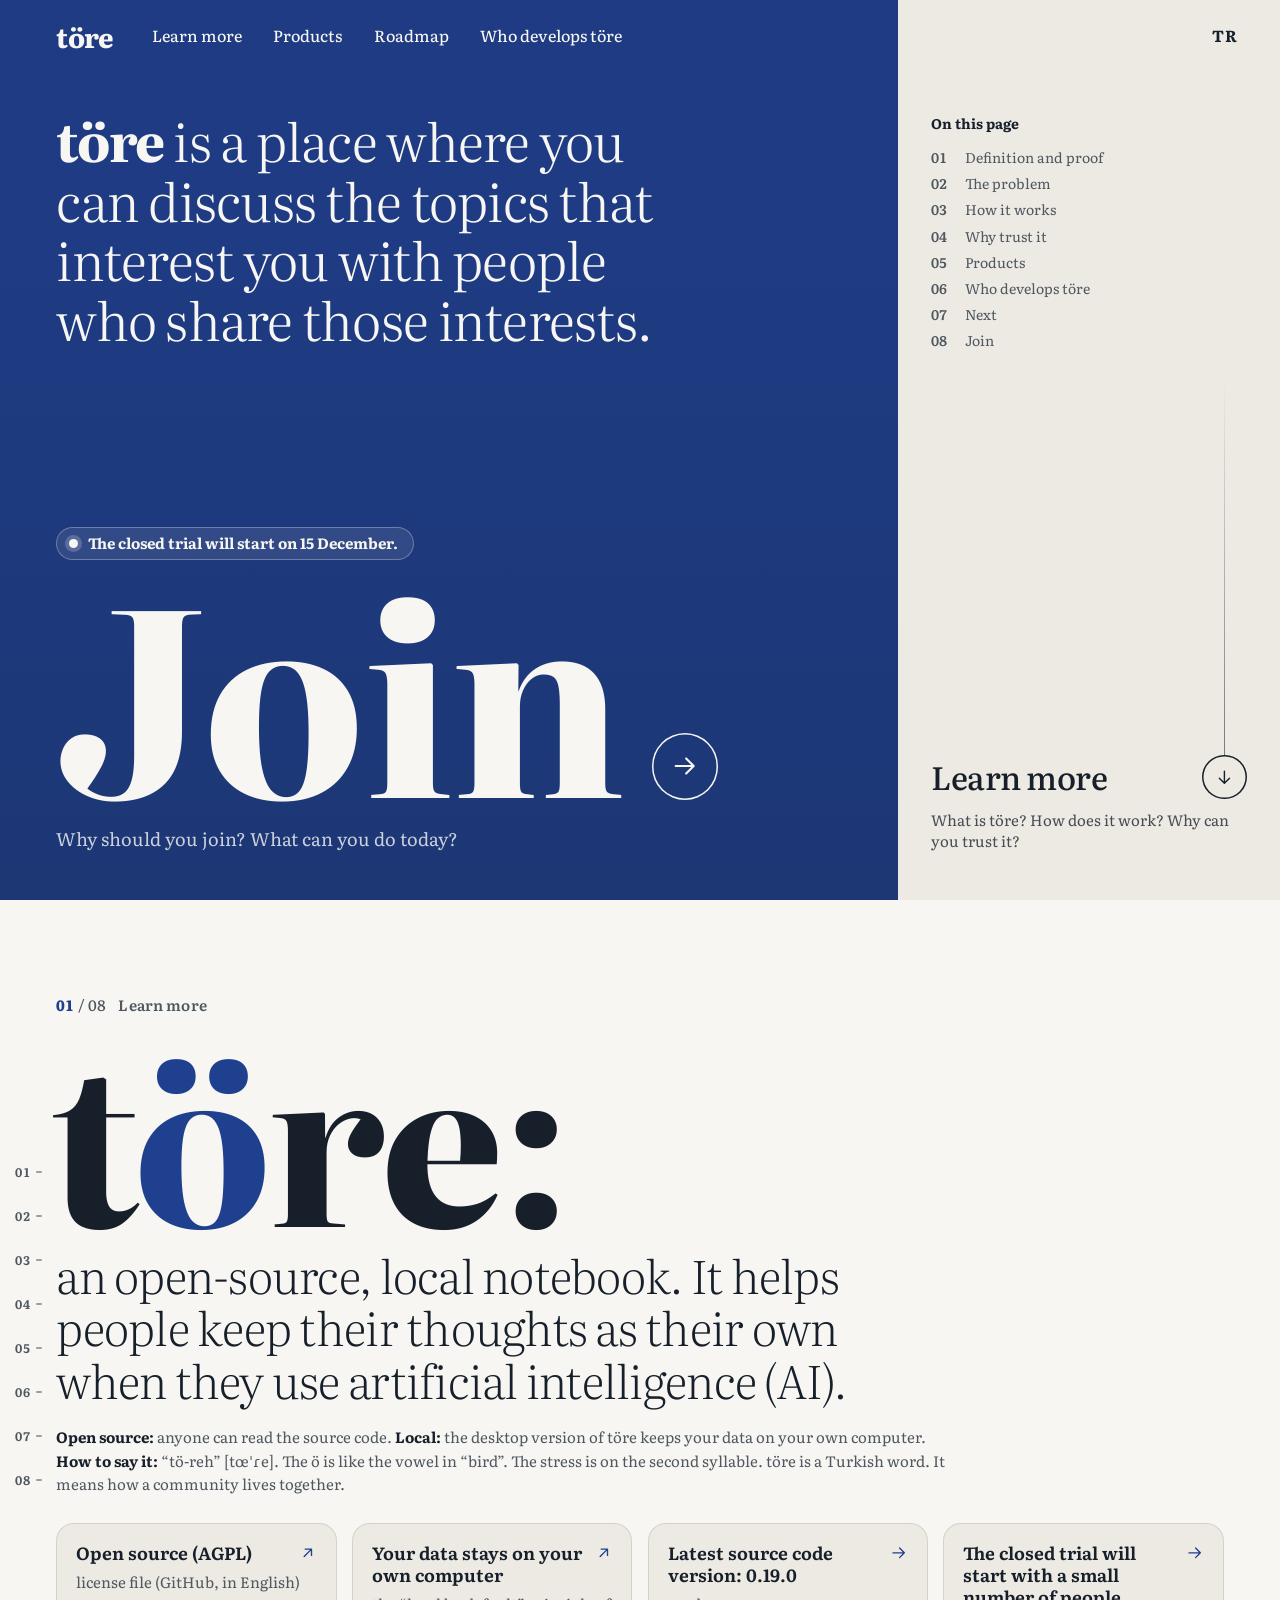
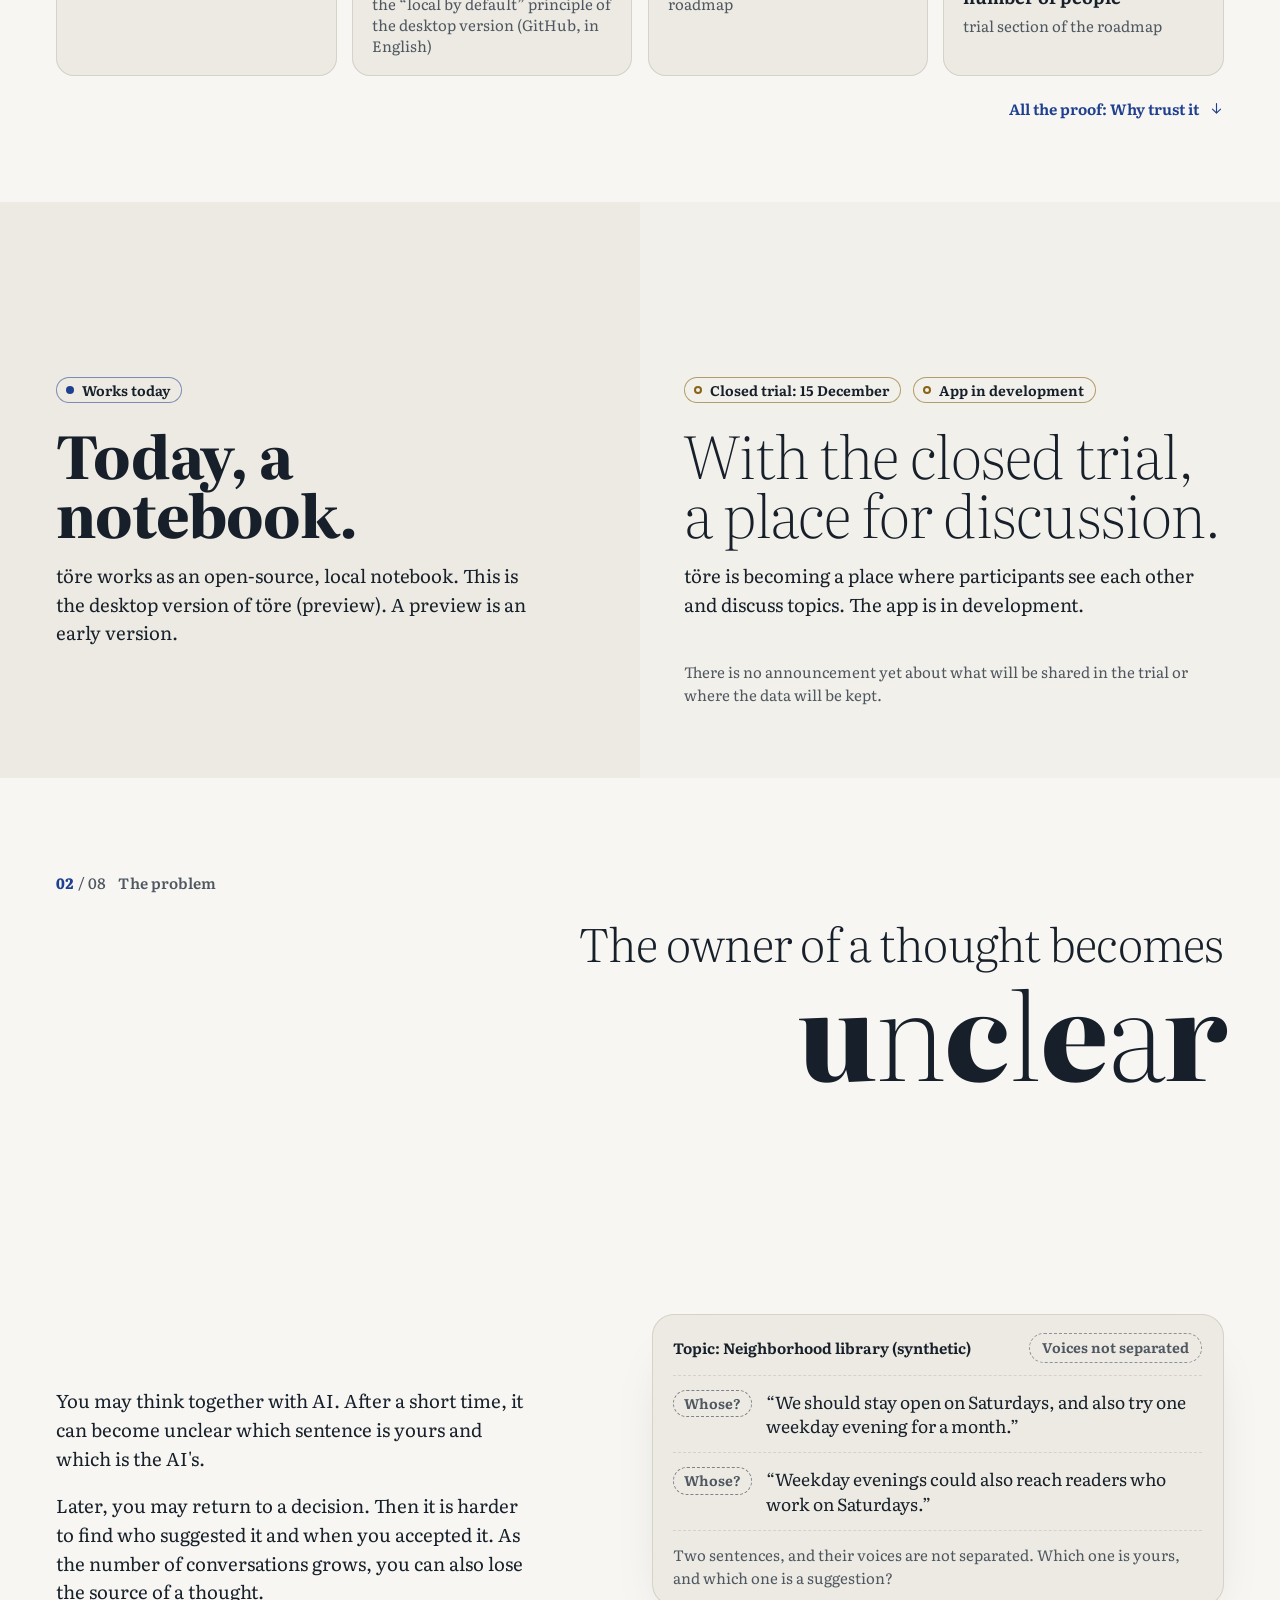
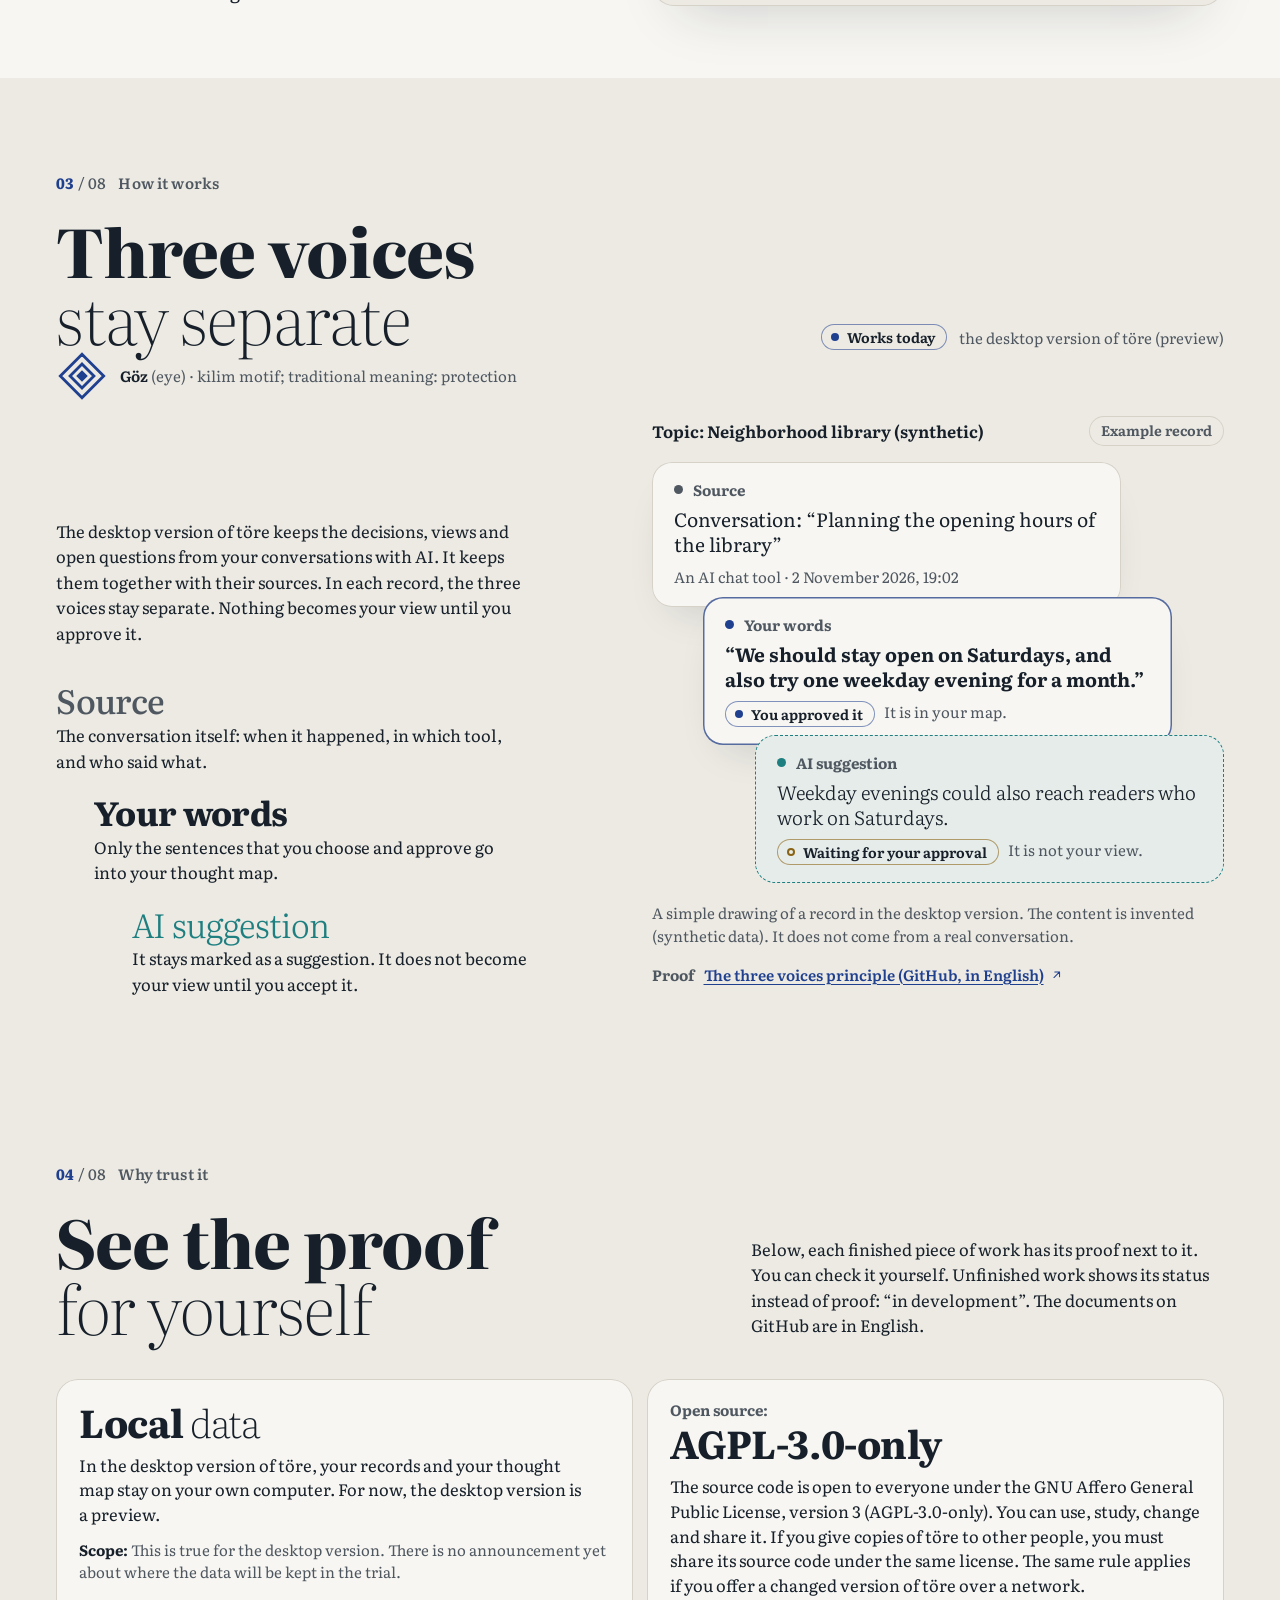
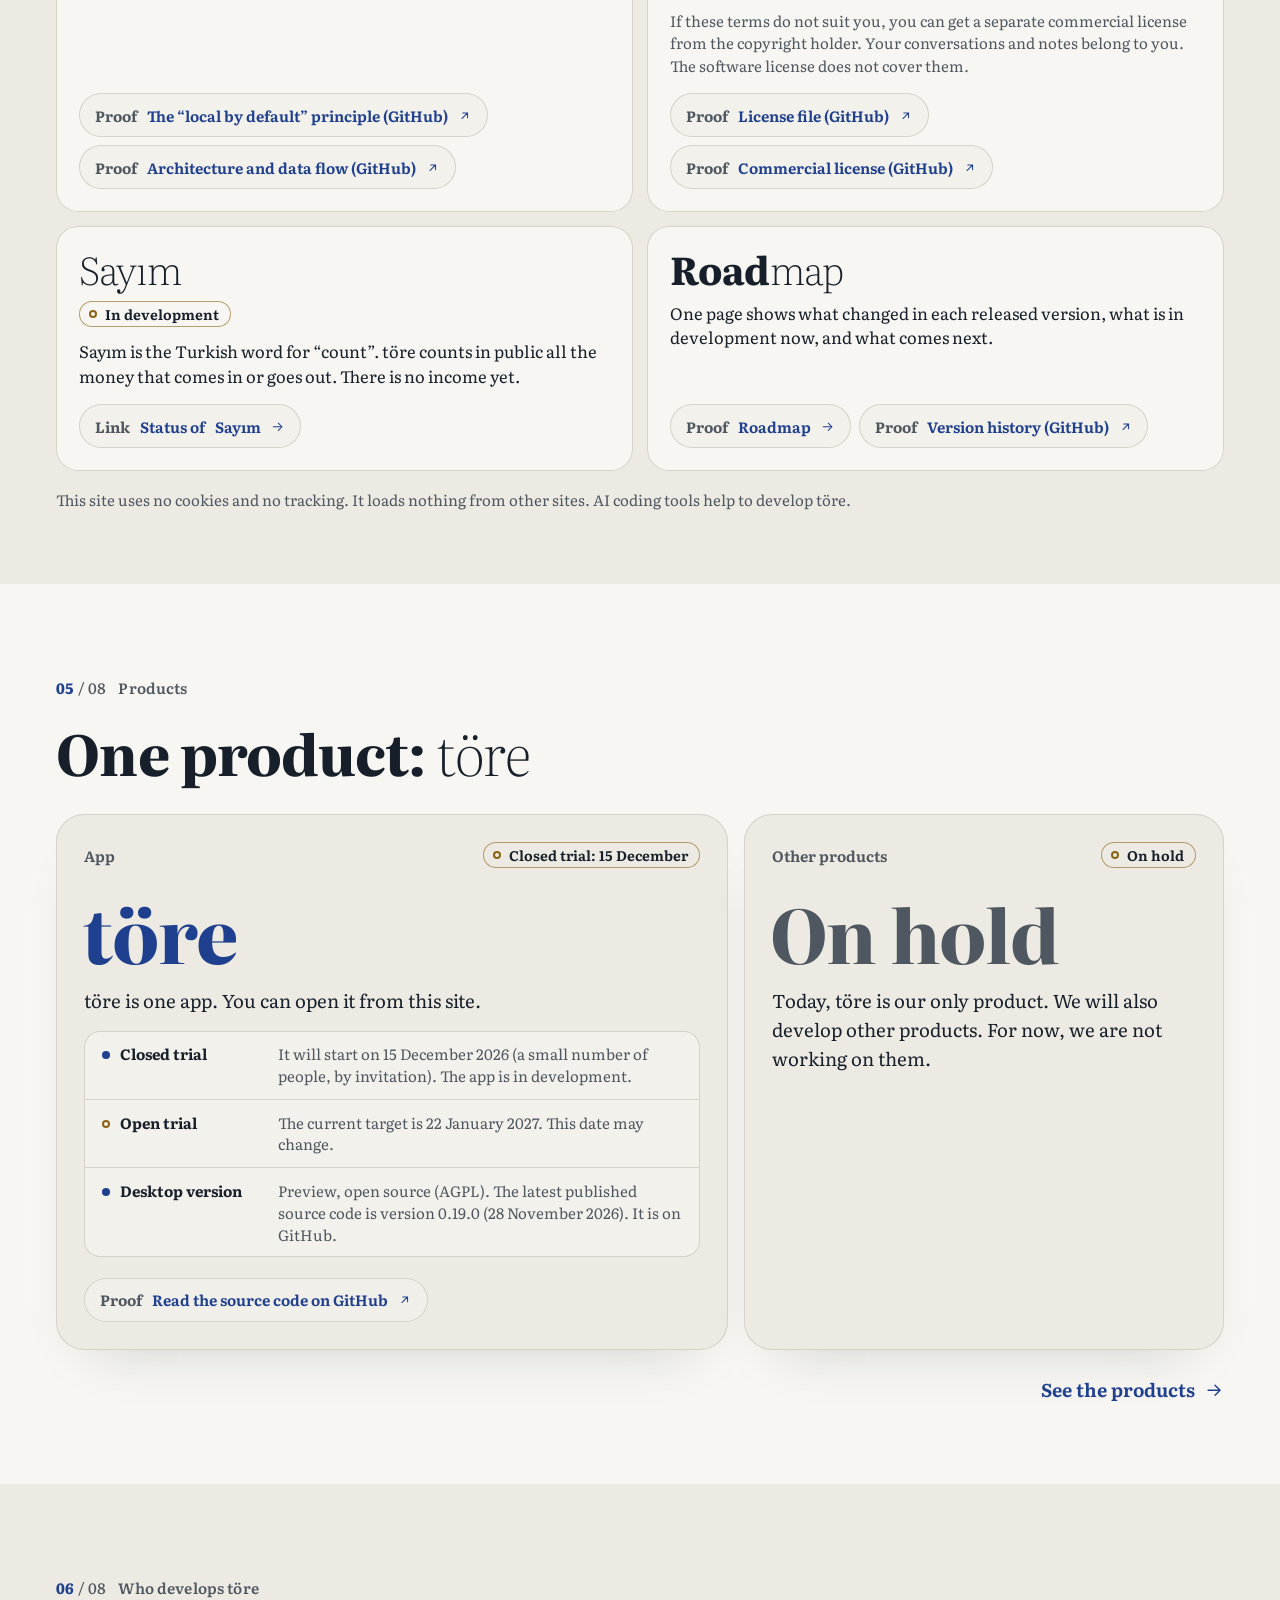
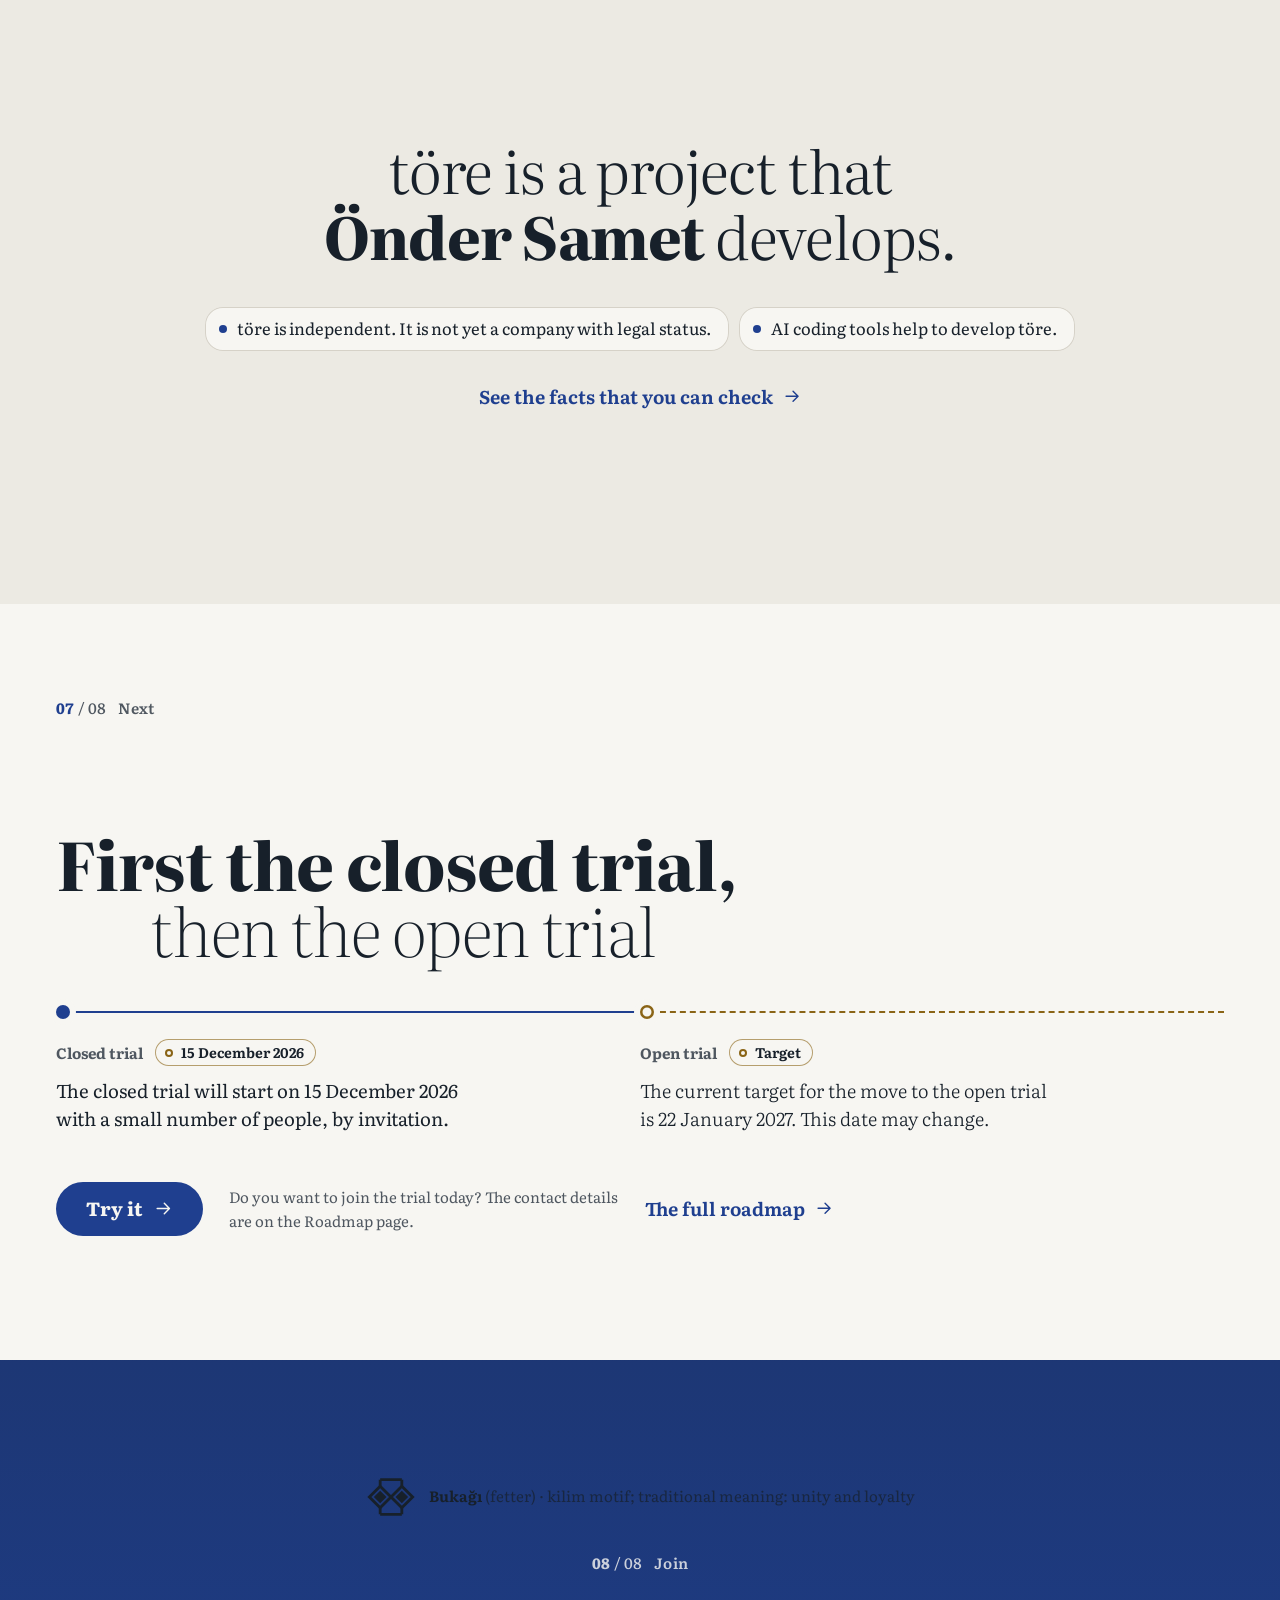
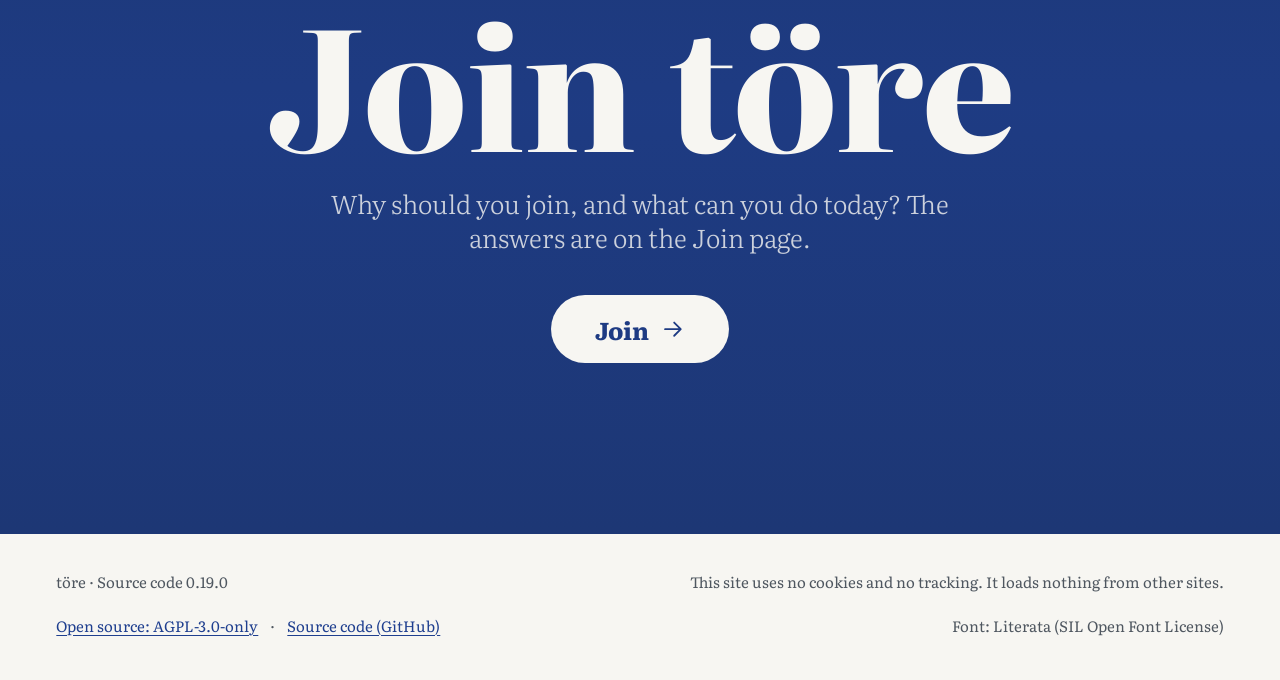
<file: index.html>
<!doctype html>
<html lang="tr">
<head>
<meta charset="utf-8">
<meta name="viewport" content="width=device-width, initial-scale=1">
<script src="dil.js"></script>
<meta http-equiv="Content-Security-Policy" content="default-src 'self'; script-src 'self'; style-src 'self'; font-src 'self'; img-src 'self' data:; connect-src 'none'; object-src 'none'; base-uri 'self'; form-action 'none'">
<meta name="referrer" content="strict-origin-when-cross-origin">
<link rel="canonical" href="https://ondersamet97.github.io/">
<link rel="alternate" hreflang="tr" href="https://ondersamet97.github.io/">
<link rel="alternate" hreflang="en" href="https://ondersamet97.github.io/en/">
<link rel="alternate" hreflang="x-default" href="https://ondersamet97.github.io/">
<link rel="icon" href="marka/favicon.svg" type="image/svg+xml">
<title>töre</title>
<meta name="description" content="töre, ilgilendiğiniz konularda o konularla ilgilenen kişilerle tartışabileceğiniz bir yer. Açık kaynaklı, yerel bir defter. Kapalı deneme 15 Aralık 2026'da başlayacak.">
<meta property="og:type" content="website">
<meta property="og:site_name" content="töre">
<meta property="og:locale" content="tr_TR">
<meta property="og:title" content="töre">
<meta property="og:description" content="töre, ilgilendiğiniz konularda o konularla ilgilenen kişilerle tartışabileceğiniz bir yer. Açık kaynaklı, yerel bir defter. Kapalı deneme 15 Aralık 2026'da başlayacak.">
<meta property="og:url" content="https://ondersamet97.github.io/">
<meta property="og:image" content="https://ondersamet97.github.io/marka/paylasim.png">
<meta property="og:image:width" content="1200">
<meta property="og:image:height" content="630">
<meta name="twitter:card" content="summary_large_image">
<link rel="preload" href="ortak/Literata-wght.woff" as="font" type="font/woff" crossorigin>
<link rel="stylesheet" href="ortak/temel.css">
<link rel="stylesheet" href="stil.css">
<script src="betik.js" defer></script>
</head>
<body class="sayfa--ana">
<a class="atla" href="#icerik">İçeriğe geç</a>

<header class="ust">
  <div class="ust__sol">
    <a class="ust__marka" href="index.html" aria-label="töre ana sayfa">töre</a>
    <nav class="ust__menu" aria-label="Ana menü">
      <ul>
        <li><a href="#bilgi">Bilgi al</a></li>
        <li><a href="urunler.html">Ürünler</a></li>
        <li><a href="yol.html">Yol haritası</a></li>
        <li><a href="kim.html">Kim geliştiriyor</a></li>
      </ul>
    </nav>
  </div>
  <div class="ust__sag">
    <a class="ust__katil" href="katil.html">Katıl</a>
    <a class="ust__dil" href="en/index.html" hreflang="en" lang="en">EN<span class="gizli"> (English)</span></a>
    <details class="ust__cekmece">
      <summary><span class="ust__cekmece-ad">Menü</span></summary>
      <nav aria-label="Ana menü">
        <ul>
          <li><a href="#bilgi">Bilgi al</a></li>
          <li><a href="urunler.html">Ürünler</a></li>
          <li><a href="yol.html">Yol haritası</a></li>
          <li><a href="kim.html">Kim geliştiriyor</a></li>
        </ul>
      </nav>
    </details>
  </div>
</header>

<main id="icerik">

  <!-- İlk ekran: başlık ve tam iki seçenek. Büyük perde Katıl, küçük panel Bilgi al. -->
  <section class="perde" aria-labelledby="baslik">
    <h1 class="perde__baslik" id="baslik"><span class="perde__ad">töre,</span> ilgilendiğiniz konularda o konularla ilgilenen kişilerle tartışabileceğiniz bir yer.</h1>

    <a class="secenek secenek--katil" href="katil.html" data-secenek="katil" data-perde>
      <span class="secenek__ic">
        <span class="secenek__ad" data-sigdir>Katıl</span>
        <span class="secenek__rozet">Kapalı deneme 15 Aralık'ta başlayacak.</span>
        <span class="secenek__alt">Neden katılmalısın, bugün ne yapabilirsin?</span>
        <span class="secenek__ok" aria-hidden="true"><svg class="ok" viewBox="0 0 24 24" focusable="false"><path d="M4 12h15M13 5.5l6.5 6.5-6.5 6.5"/></svg></span>
      </span>
    </a>

    <a class="secenek secenek--bilgi" href="#bilgi" data-secenek="bilgi">
      <span class="bilgi-dizin" aria-hidden="true">
        <span class="bilgi-dizin__bas">Bu sayfada</span>
        <span><b>01</b>Tanım ve kanıt</span>
        <span><b>02</b>Sorun</span>
        <span><b>03</b>Nasıl çalışır</span>
        <span><b>04</b>Neden güvenilir</span>
        <span><b>05</b>Ürünler</span>
        <span><b>06</b>Kim geliştiriyor</span>
        <span><b>07</b>Sırada</span>
        <span><b>08</b>Katıl</span>
      </span>
      <span class="secenek__ic">
        <span class="secenek__ad">Bilgi al</span>
        <span class="secenek__alt">töre nedir, nasıl çalışır, neden güvenilir?</span>
        <span class="secenek__ok" aria-hidden="true"><svg class="ok" viewBox="0 0 24 24" focusable="false"><path d="M12 4v15M5.5 13l6.5 6.5 6.5-6.5"/></svg></span>
      </span>
    </a>
  </section>

  <div class="bilgi-alani">

    <!-- Kenar rayı: Bilgi al'ın sekiz sahnesi. Betiksiz de gezinir; betik içinde olunan sahneyi işaretler. -->
    <div class="ray-kap">
    <nav class="ray" aria-label="Bilgi al bölümleri">
      <ol>
        <li><a href="#bilgi"><span class="ray__no">01</span><span class="ray__ad">Tanım ve kanıt</span></a></li>
        <li><a href="#sorun"><span class="ray__no">02</span><span class="ray__ad">Sorun</span></a></li>
        <li><a href="#nasil"><span class="ray__no">03</span><span class="ray__ad">Nasıl çalışır</span></a></li>
        <li><a href="#guven"><span class="ray__no">04</span><span class="ray__ad">Neden güvenilir</span></a></li>
        <li><a href="#urunler"><span class="ray__no">05</span><span class="ray__ad">Ürünler</span></a></li>
        <li><a href="#kim"><span class="ray__no">06</span><span class="ray__ad">Kim geliştiriyor</span></a></li>
        <li><a href="#sirada"><span class="ray__no">07</span><span class="ray__ad">Sırada</span></a></li>
        <li><a href="#katil-son"><span class="ray__no">08</span><span class="ray__ad">Katıl</span></a></li>
      </ol>
      <p class="ray__simdi" aria-hidden="true"></p>
    </nav>
    </div>

    <!-- 01 · Bilgi al: tanım ve kanıt -->
    <section id="bilgi" aria-labelledby="bilgi-baslik">
      <div class="sahne sahne--tanim">
        <p class="etiket"><span class="etiket__no" aria-hidden="true">01</span>Bilgi al</p>
        <h2 class="tanim__baslik" id="bilgi-baslik"><span class="dev">t<span class="logo-harf">ö</span>re:</span> <span class="ince">yapay zekâ çağında insanın kendi düşüncesine sahip kalması için açık kaynaklı, yerel bir defter.</span></h2>
        <p class="tanim__sozluk"><b>Açık kaynak:</b> kaynak kodunu herkes okuyabilir. <b>Yerel:</b> töre'nin masaüstü sürümü veriyi kendi bilgisayarında tutar.</p>
        <ul class="kanitlar">
          <li><a class="kanit" href="https://github.com/ondersamet97/tore/blob/main/LICENSE"><span class="kanit__ad">Açık kaynak (AGPL)<svg class="ok" viewBox="0 0 24 24" aria-hidden="true" focusable="false"><path d="M7 17 17 7M8.5 7H17v8.5"/></svg></span><span class="kanit__yer">lisans dosyası (GitHub, İngilizce)</span></a></li>
          <li><a class="kanit" href="https://github.com/ondersamet97/tore#principles"><span class="kanit__ad">Veri kişinin kendi bilgisayarında kalır<svg class="ok" viewBox="0 0 24 24" aria-hidden="true" focusable="false"><path d="M7 17 17 7M8.5 7H17v8.5"/></svg></span><span class="kanit__yer">masaüstü sürümünün “varsayılan olarak yerel” ilkesi (GitHub, İngilizce)</span></a></li>
          <li><a class="kanit" href="yol.html#gecmis"><span class="kanit__ad">Kaynak kodunun son sürümü: 0.19.0<svg class="ok" viewBox="0 0 24 24" aria-hidden="true" focusable="false"><path d="M4 12h15M13 5.5l6.5 6.5-6.5 6.5"/></svg></span><span class="kanit__yer">yol haritası</span></a></li>
          <li><a class="kanit" href="yol.html#deneme"><span class="kanit__ad">Kapalı deneme az sayıda kişiyle başlayacak<svg class="ok" viewBox="0 0 24 24" aria-hidden="true" focusable="false"><path d="M4 12h15M13 5.5l6.5 6.5-6.5 6.5"/></svg></span><span class="kanit__yer">yol haritasındaki deneme bölümü</span></a></li>
        </ul>
        <a class="ileri ileri--kucuk tanim__hepsi" href="#guven">Bütün kanıtlar: Neden güvenilir<svg class="ok" viewBox="0 0 24 24" aria-hidden="true" focusable="false"><path d="M12 4v15M5.5 13l6.5 6.5 6.5-6.5"/></svg></a>
      </div>

      <!-- Bölünmüş sahne: bugün çalışan ile olmakta olan yan yana. -->
      <div class="sahne sahne--bolunmus">
        <div class="bolum bolum--bugun">
          <p class="durum-satiri"><span class="durum">Bugün çalışıyor</span></p>
          <h3 class="bolum__ad agir">Bugün bir defter.</h3>
          <p class="bolum__govde">töre, açık kaynaklı ve yerel bir defter olarak çalışıyor: töre'nin masaüstü sürümü (önizleme). Önizleme, erken bir sürüm demektir.</p>
        </div>
        <div class="bolum bolum--deneme">
          <p class="durum-satiri"><span class="durum durum--okru">Kapalı deneme 15 Aralık'ta</span><span class="durum durum--okru">Uygulama geliştiriliyor</span></p>
          <h3 class="bolum__ad hafif">Kapalı denemeyle bir tartışma yeri.</h3>
          <p class="bolum__govde">töre, katılımcıların birbirini gördüğü ve konuları tartıştığı bir yer oluyor. Uygulama geliştiriliyor.</p>
          <p class="not">Denemede neyin paylaşılacağı ve verinin nerede tutulacağı henüz açıklanmadı.</p>
        </div>
      </div>
    </section>

    <!-- 02 · Sorun: sesler karışınca hangi cümlenin kimin olduğu belirsizleşir. -->
    <section class="sahne sahne--sorun" id="sorun" aria-labelledby="sorun-baslik">
      <p class="etiket"><span class="etiket__no" aria-hidden="true">02</span>Sorun</p>
      <h2 class="sorun__baslik" id="sorun-baslik"><span class="ince">Kimin ne düşündüğü</span> <span class="anahtar karisik"><span aria-hidden="true">k<b>a</b>r<b>ı</b>ş<b>ı</b>y<b>o</b>r</span><span class="gizli">karışıyor</span></span></h2>
      <div class="sorun__govde">
        <p>Yapay zekâyla birlikte düşündüğünde hangi cümlenin senin, hangisinin onun olduğu kısa sürede belirsizleşebilir.</p>
        <p>Sonradan bir karara döndüğünde onu kimin önerdiğini, senin ne zaman benimsediğini bulmak zorlaşır. Konuşmalar biriktikçe düşüncenin kaynağı da kaybolabilir.</p>
      </div>
      <figure class="karisik-kayit">
        <p class="kk__bas"><span>Konu: Mahalle kütüphanesi (sentetik)</span><span class="kk__rozet">Sesler ayrılmamış</span></p>
        <ul class="kk__satirlar">
          <li><span class="kk__kim">Kimin?</span><span class="kk__soz">“Cumartesi açık kalmaya devam edelim; hafta içi bir akşamı da bir ay deneyelim.”</span></li>
          <li><span class="kk__kim">Kimin?</span><span class="kk__soz">“Hafta içi akşamlar, cumartesi çalışan okurlara da ulaşabilir.”</span></li>
        </ul>
        <figcaption>İki cümle, sesleri ayrılmadan: hangisi senin, hangisi öneri?</figcaption>
      </figure>
    </section>

    <!-- 03 · Nasıl çalışır: üç ses ve örnek kayıt aynı sahnede. -->
    <section class="sahne sahne--yuzey sahne--nasil" id="nasil" aria-labelledby="nasil-baslik">
      <p class="etiket"><span class="etiket__no" aria-hidden="true">03</span>Nasıl çalışır</p>
      <figure class="motif motif--blok motif--goz"><span class="motif__sekil" aria-hidden="true"></span><figcaption><b>Göz</b> · kilim motifi; geleneksel anlamı korunma</figcaption></figure>
      <h2 class="nasil__baslik" id="nasil-baslik"><span class="agir">Üç ses</span> <span class="hafif">ayrı kalır</span></h2>
      <p class="durum-satiri nasil__durum"><span class="durum">Bugün çalışıyor</span> töre'nin masaüstü sürümü (önizleme)</p>
      <div class="nasil__sol">
        <p class="nasil__govde">töre'nin masaüstü sürümü, yapay zekâ konuşmalarındaki kararları, görüşleri ve açık soruları kaynaklarıyla birlikte tutar. Her kayıtta üç ses ayrı durur; sen onaylamadan hiçbir şey senin görüşün olmaz.</p>
        <dl class="uc-ses">
          <div class="ses ses--kaynak">
            <dt>Kaynak</dt>
            <dd>Konuşmanın kendisi: ne zaman, hangi araçta, kim söyledi.</dd>
          </div>
          <div class="ses ses--soz">
            <dt>Senin sözün</dt>
            <dd>Yalnız senin seçip onayladığın cümleler düşünce haritana girer.</dd>
          </div>
          <div class="ses ses--yz">
            <dt>Yapay zekâ önerisi</dt>
            <dd>Öneri olarak işaretli durur. Sen kabul etmeden görüşün olmaz.</dd>
          </div>
        </dl>
      </div>
      <figure class="kayit">
        <p class="kayit__bas"><span>Konu: Mahalle kütüphanesi (sentetik)</span><span class="kayit__rozet">Örnek kayıt</span></p>
        <div class="kayit__ses kayit__ses--kaynak">
          <p class="kayit__kim">Kaynak</p>
          <p class="kayit__soz">Konuşma: “Kütüphanenin açık olduğu saatleri planlama”</p>
          <p class="kayit__alt">Bir yapay zekâ sohbet aracı · 2 Kasım 2026, 19.02</p>
        </div>
        <div class="kayit__ses kayit__ses--soz">
          <p class="kayit__kim">Senin sözün</p>
          <p class="kayit__soz">“Cumartesi açık kalmaya devam edelim; hafta içi bir akşamı da bir ay deneyelim.”</p>
          <p class="kayit__alt"><span class="durum">Onayladın</span> haritanda</p>
        </div>
        <div class="kayit__ses kayit__ses--yz">
          <p class="kayit__kim">Yapay zekâ önerisi</p>
          <p class="kayit__soz">Hafta içi akşamlar, cumartesi çalışan okurlara da ulaşabilir.</p>
          <p class="kayit__alt"><span class="durum durum--okru">Onay bekliyor</span> görüşün değil</p>
        </div>
        <figcaption>Masaüstü sürümündeki bir kaydın sadeleştirilmiş çizimi. İçerik uydurmadır (sentetik veri); gerçek bir konuşmadan alınmadı.</figcaption>
        <p class="bag kayit__kanit"><span class="bag__tur">Kanıt</span><a href="https://github.com/ondersamet97/tore#principles">Üç ses ilkesi (GitHub, İngilizce)<svg class="ok" viewBox="0 0 24 24" aria-hidden="true" focusable="false"><path d="M7 17 17 7M8.5 7H17v8.5"/></svg></a></p>
      </figure>
    </section>

    <!-- 04 · Neden güvenilir: dört anahtar sözcük, her birinin yanında kanıtı ya da durumu. -->
    <section class="sahne sahne--yuzey sahne--guven" id="guven" aria-labelledby="guven-baslik">
      <p class="etiket"><span class="etiket__no" aria-hidden="true">04</span>Neden güvenilir</p>
      <h2 class="guven__baslik" id="guven-baslik"><span class="agir">Kanıtı</span> <span class="hafif">kendin gör</span></h2>
      <p class="guven__govde">Aşağıda, yapılmış her işin yanında kanıtı var; kendin denetleyebilirsin. Bitmemiş işin yanında kanıt değil, durumu yazar: “geliştiriliyor”. GitHub'daki belgeler İngilizce.</p>
      <div class="guven__izgara">
        <article class="kanit-kart">
          <h3 class="kanit-kart__ad"><span class="agir">Yerel</span> veri</h3>
          <p>töre'nin masaüstü sürümünde kayıtların ve düşünce haritan kendi bilgisayarında kalır. Masaüstü sürümü şu an bir önizleme.</p>
          <p class="kapsam"><b>Kapsam:</b> Bu, masaüstü sürümü için geçerli. Denemede verinin nerede tutulacağı henüz açıklanmadı.</p>
          <ul class="cipler">
            <li><a class="cip" href="https://github.com/ondersamet97/tore#principles"><span class="cip__tur">Kanıt</span>“Varsayılan olarak yerel” ilkesi (GitHub)<svg class="ok" viewBox="0 0 24 24" aria-hidden="true" focusable="false"><path d="M7 17 17 7M8.5 7H17v8.5"/></svg></a></li>
            <li><a class="cip" href="https://github.com/ondersamet97/tore/blob/main/docs/PREVIEW-ARCHITECTURE.md"><span class="cip__tur">Kanıt</span>Mimari ve veri akışı (GitHub)<svg class="ok" viewBox="0 0 24 24" aria-hidden="true" focusable="false"><path d="M7 17 17 7M8.5 7H17v8.5"/></svg></a></li>
          </ul>
        </article>
        <article class="kanit-kart" id="lisans">
          <h3 class="kanit-kart__ad"><span class="kanit-kart__ust">Açık kaynak:</span> <span class="agir">AGPL-3.0-only</span></h3>
          <p>Kaynak kodu herkese açık: GNU Affero Genel Kamu Lisansı, sürüm 3 (AGPL-3.0-only). Kullanabilir, inceleyebilir, değiştirebilir ve paylaşabilirsin. töre'yi dağıtırsan kaynak kodunu aynı lisansla açman gerekir. Değiştirdiğin töre'yi ağ üzerinden sunarsan da aynı kural geçerli.</p>
          <p class="kapsam">Bu koşullar sana uymuyorsa telif hakkı sahibinden ayrı bir ticari lisans alınabilir. Konuşmaların ve notların senindir; yazılım lisansına girmez.</p>
          <ul class="cipler">
            <li><a class="cip" href="https://github.com/ondersamet97/tore/blob/main/LICENSE"><span class="cip__tur">Kanıt</span>Lisans dosyası (GitHub)<svg class="ok" viewBox="0 0 24 24" aria-hidden="true" focusable="false"><path d="M7 17 17 7M8.5 7H17v8.5"/></svg></a></li>
            <li><a class="cip" href="https://github.com/ondersamet97/tore/blob/main/COMMERCIAL-LICENSE.md"><span class="cip__tur">Kanıt</span>Ticari lisans (GitHub)<svg class="ok" viewBox="0 0 24 24" aria-hidden="true" focusable="false"><path d="M7 17 17 7M8.5 7H17v8.5"/></svg></a></li>
          </ul>
        </article>
        <article class="kanit-kart kanit-kart--surec">
          <h3 class="kanit-kart__ad hafif">Sayım</h3>
          <p class="durum-satiri"><span class="durum durum--okru">Geliştiriliyor</span></p>
          <p>Gelen ve giden her kuruş herkesin önünde sayılır. Henüz gelir yok.</p>
          <ul class="cipler">
            <li><a class="cip" href="katil.html#sayim"><span class="cip__tur">Bağlantı</span>Sayım'ın durumu<svg class="ok" viewBox="0 0 24 24" aria-hidden="true" focusable="false"><path d="M4 12h15M13 5.5l6.5 6.5-6.5 6.5"/></svg></a></li>
          </ul>
        </article>
        <article class="kanit-kart">
          <h3 class="kanit-kart__ad"><span class="agir">Yol</span> haritası</h3>
          <p>Yayımlanan her sürümde neyin değiştiği, şu an geliştirilenler ve sıradaki işler tek sayfada.</p>
          <ul class="cipler">
            <li><a class="cip" href="yol.html"><span class="cip__tur">Kanıt</span>Yol haritası<svg class="ok" viewBox="0 0 24 24" aria-hidden="true" focusable="false"><path d="M4 12h15M13 5.5l6.5 6.5-6.5 6.5"/></svg></a></li>
            <li><a class="cip" href="https://github.com/ondersamet97/tore/blob/main/CHANGELOG.md"><span class="cip__tur">Kanıt</span>Sürüm geçmişi (GitHub)<svg class="ok" viewBox="0 0 24 24" aria-hidden="true" focusable="false"><path d="M7 17 17 7M8.5 7H17v8.5"/></svg></a></li>
          </ul>
        </article>
      </div>
      <p class="not guven__dipnot">Bu site çerez ve izleme kullanmaz; dışarıdan hiçbir şey yüklemez. töre, yapay zekâ kodlama araçlarının yardımıyla geliştiriliyor.</p>
    </section>

    <!-- 05 · Ürünler: şu an tek ürün töre; öteki ürünler beklemede. -->
    <section class="sahne sahne--urunler" id="urunler" aria-labelledby="urunler-baslik">
      <p class="etiket"><span class="etiket__no" aria-hidden="true">05</span>Ürünler</p>
      <h2 class="urunler__baslik" id="urunler-baslik"><span class="agir">Tek ürün:</span> <span class="hafif">töre</span></h2>
      <div class="urunler__ikili">
        <article class="urun urun--tore">
          <p class="urun__tur"><span>Uygulama</span><span class="durum durum--okru">Kapalı deneme 15 Aralık'ta</span></p>
          <h3 class="urun__ad">töre</h3>
          <p class="urun__govde">töre tek bir uygulama; ona bu siteden ulaşılır.</p>
          <dl class="urun__durumlar">
            <div class="urun__durum">
              <dt><span class="nokta" aria-hidden="true"></span>Kapalı deneme</dt>
              <dd>15 Aralık 2026'da başlayacak (az sayıda kişi, davetle). Uygulama geliştiriliyor.</dd>
            </div>
            <div class="urun__durum">
              <dt><span class="nokta nokta--okru" aria-hidden="true"></span>Açık deneme</dt>
              <dd>Şu anki hedef 22 Ocak 2027; bu tarih değişebilir.</dd>
            </div>
            <div class="urun__durum">
              <dt><span class="nokta" aria-hidden="true"></span>Masaüstü sürümü</dt>
              <dd>Önizleme, açık kaynak (AGPL). Son yayımlanmış kaynak kodu 0.19.0 (28 Kasım 2026), GitHub'da.</dd>
            </div>
          </dl>
          <ul class="cipler">
            <li><a class="cip" href="https://github.com/ondersamet97/tore"><span class="cip__tur">Kanıt</span>Kaynak kodunu GitHub'da incele<svg class="ok" viewBox="0 0 24 24" aria-hidden="true" focusable="false"><path d="M7 17 17 7M8.5 7H17v8.5"/></svg></a></li>
          </ul>
        </article>
        <article class="urun urun--beklemede">
          <p class="urun__tur"><span>Öteki ürünler</span><span class="durum durum--okru">Beklemede</span></p>
          <h3 class="urun__ad">Beklemede</h3>
          <p class="urun__govde">Şu andaki tek ürünümüz töre. töre ile birlikte geliştirilecek ürünler şu an beklemede.</p>
        </article>
      </div>
      <a class="ileri urunler__ileri" href="urunler.html">Ürünleri gör<svg class="ok" viewBox="0 0 24 24" aria-hidden="true" focusable="false"><path d="M4 12h15M13 5.5l6.5 6.5-6.5 6.5"/></svg></a>
    </section>

    <!-- 06 · Kim geliştiriyor: cümle büyük, ad cümlenin içinde. -->
    <section class="sahne sahne--yuzey sahne--kim" id="kim" aria-labelledby="kim-baslik">
      <p class="etiket"><span class="etiket__no" aria-hidden="true">06</span>Kim geliştiriyor</p>
      <h2 class="kim__baslik" id="kim-baslik">töre, <b>Önder Samet</b> tarafından geliştirilen bir girişimdir.</h2>
      <ul class="kim__olgular">
        <li>töre bağımsızdır; henüz tüzel kişiliği olan bir şirket değildir.</li>
        <li>töre, yapay zekâ kodlama araçlarının yardımıyla geliştiriliyor.</li>
      </ul>
      <a class="ileri kim__ileri" href="kim.html">Doğrulanabilir bilgileri gör<svg class="ok" viewBox="0 0 24 24" aria-hidden="true" focusable="false"><path d="M4 12h15M13 5.5l6.5 6.5-6.5 6.5"/></svg></a>
    </section>

    <!-- 07 · Sırada: başlayan kalın, hedeflenen ince; arada bir yol. -->
    <section class="sahne sahne--sirada" id="sirada" aria-labelledby="sirada-baslik">
      <p class="etiket"><span class="etiket__no" aria-hidden="true">07</span>Sırada</p>
      <h2 class="sirada__baslik" id="sirada-baslik"><span class="agir">Önce kapalı deneme,</span> <span class="hafif">sonra açık deneme</span></h2>
      <ol class="yol">
        <li class="yol__adim">
          <p class="yol__ad">Kapalı deneme <span class="durum durum--okru">15 Aralık 2026</span></p>
          <p>Kapalı deneme 15 Aralık 2026'da az sayıda kişiyle, davetle başlayacak.</p>
        </li>
        <li class="yol__adim yol__adim--hedef">
          <p class="yol__ad">Açık deneme <span class="durum durum--okru">Hedefleniyor</span></p>
          <p>Açık denemeye geçiş için şu anki hedef 22 Ocak 2027; bu tarih değişebilir.</p>
        </li>
      </ol>
      <div class="sirada__eylem">
        <a class="dugme" href="yol.html#deneme">Dene<svg class="ok" viewBox="0 0 24 24" aria-hidden="true" focusable="false"><path d="M4 12h15M13 5.5l6.5 6.5-6.5 6.5"/></svg></a>
        <p>Denemeye bugün katılmak isteyenler için iletişim yol haritasında.</p>
        <a class="ileri" href="yol.html">Yol haritasının tamamı<svg class="ok" viewBox="0 0 24 24" aria-hidden="true" focusable="false"><path d="M4 12h15M13 5.5l6.5 6.5-6.5 6.5"/></svg></a>
      </div>
    </section>

  <!-- 08 · Kapanış: perde yeniden açılır. -->
  <section class="sahne sahne--kapanis" id="katil-son" aria-labelledby="son-baslik">
    <p class="etiket kapanis__etiket"><span class="etiket__no" aria-hidden="true">08</span>Katıl</p>
    <figure class="motif motif--blok motif--perde motif--bukagi"><span class="motif__sekil" aria-hidden="true"></span><figcaption><b>Bukağı</b> · kilim motifi; geleneksel anlamı birlik ve bağlılık</figcaption></figure>
    <h2 class="kapanis__baslik" id="son-baslik">töre'ye katıl</h2>
    <p class="kapanis__govde">Neden katılmalısın, bugün ne yapabilirsin: hepsi Katıl sayfasında.</p>
    <a class="dugme dugme--perde kapanis__dugme" href="katil.html">Katıl<svg class="ok" viewBox="0 0 24 24" aria-hidden="true" focusable="false"><path d="M4 12h15M13 5.5l6.5 6.5-6.5 6.5"/></svg></a>
  </section>

  </div>

</main>

<footer class="alt">
  <p>töre · Kaynak kodu 0.19.0</p>
  <p><a href="#lisans">Açık kaynak: AGPL-3.0-only</a><span aria-hidden="true">·</span><a href="https://github.com/ondersamet97/tore">Kaynak kodu (GitHub)</a></p>
  <p>Bu site çerez ve izleme kullanmaz; dışarıdan hiçbir şey yüklemez.</p>
  <p>Yazı tipi: Literata (SIL Open Font License)</p>
</footer>

</body>
</html>
</file>
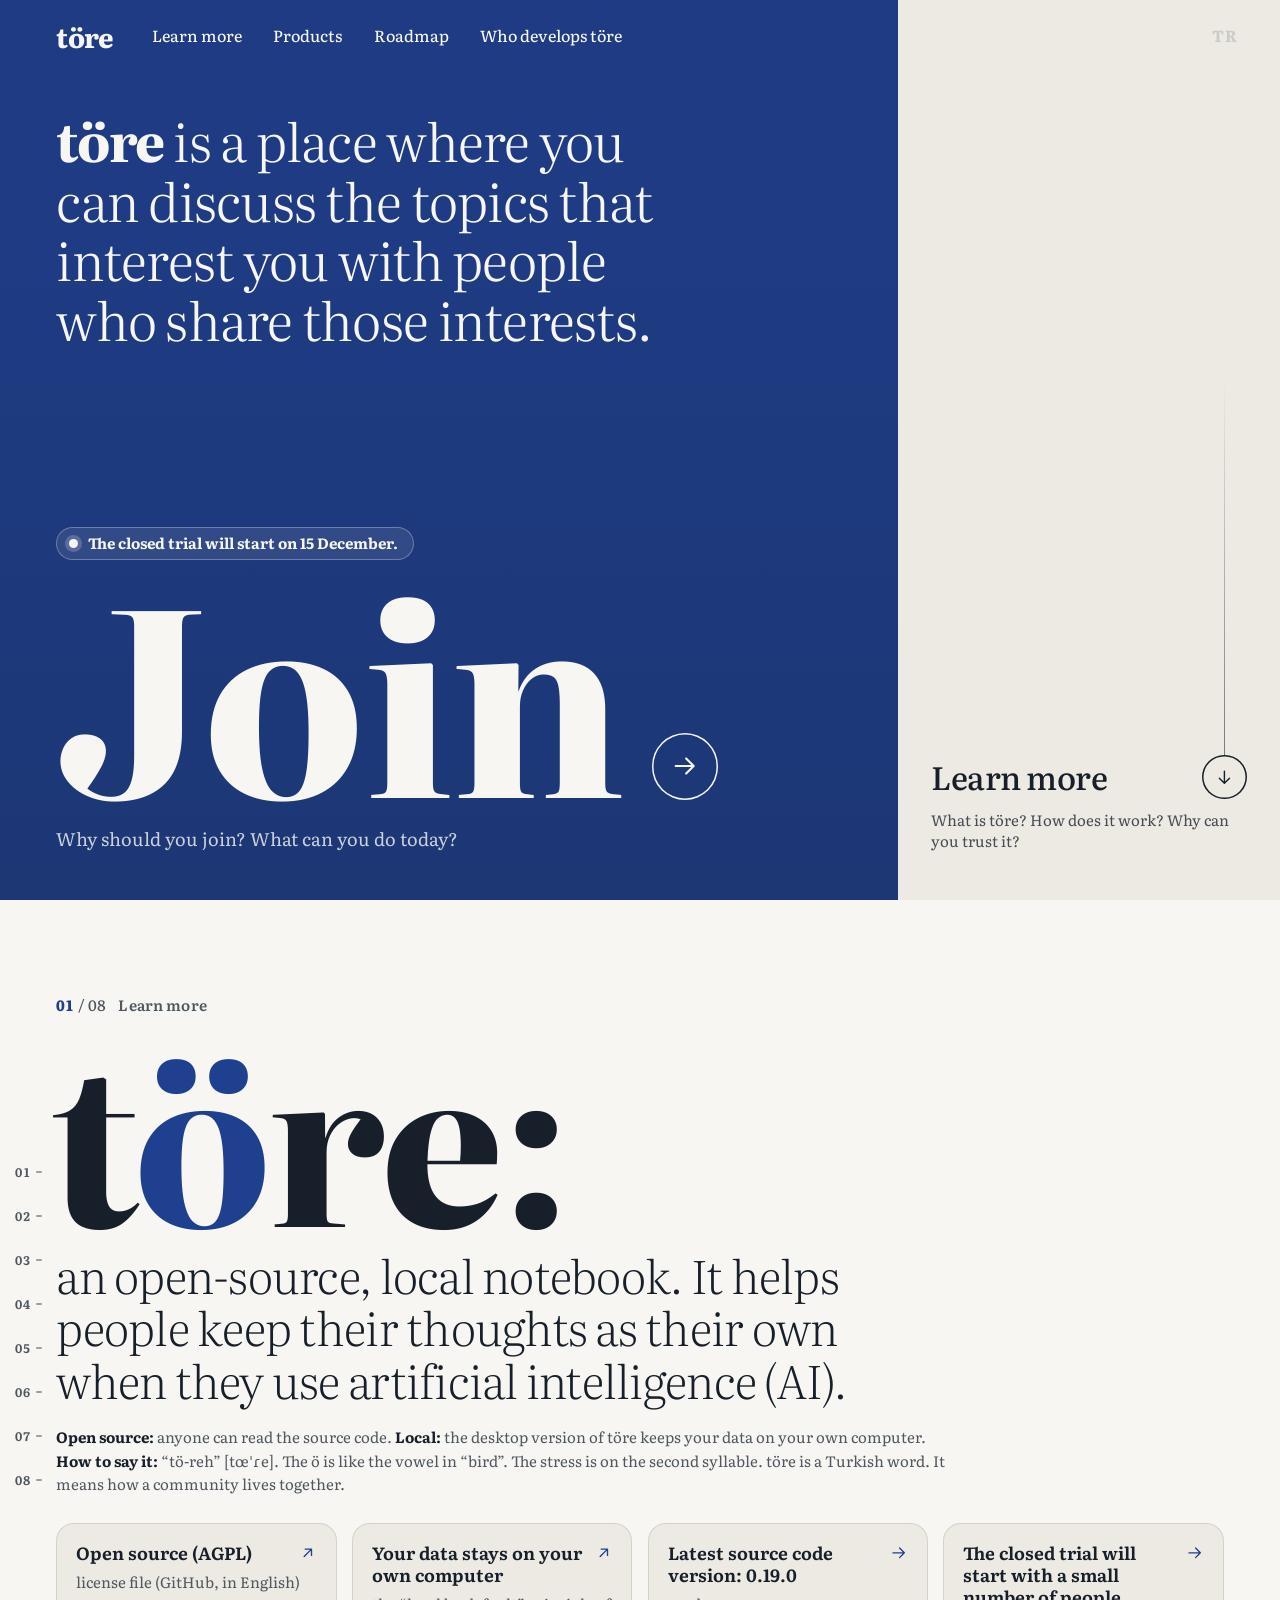
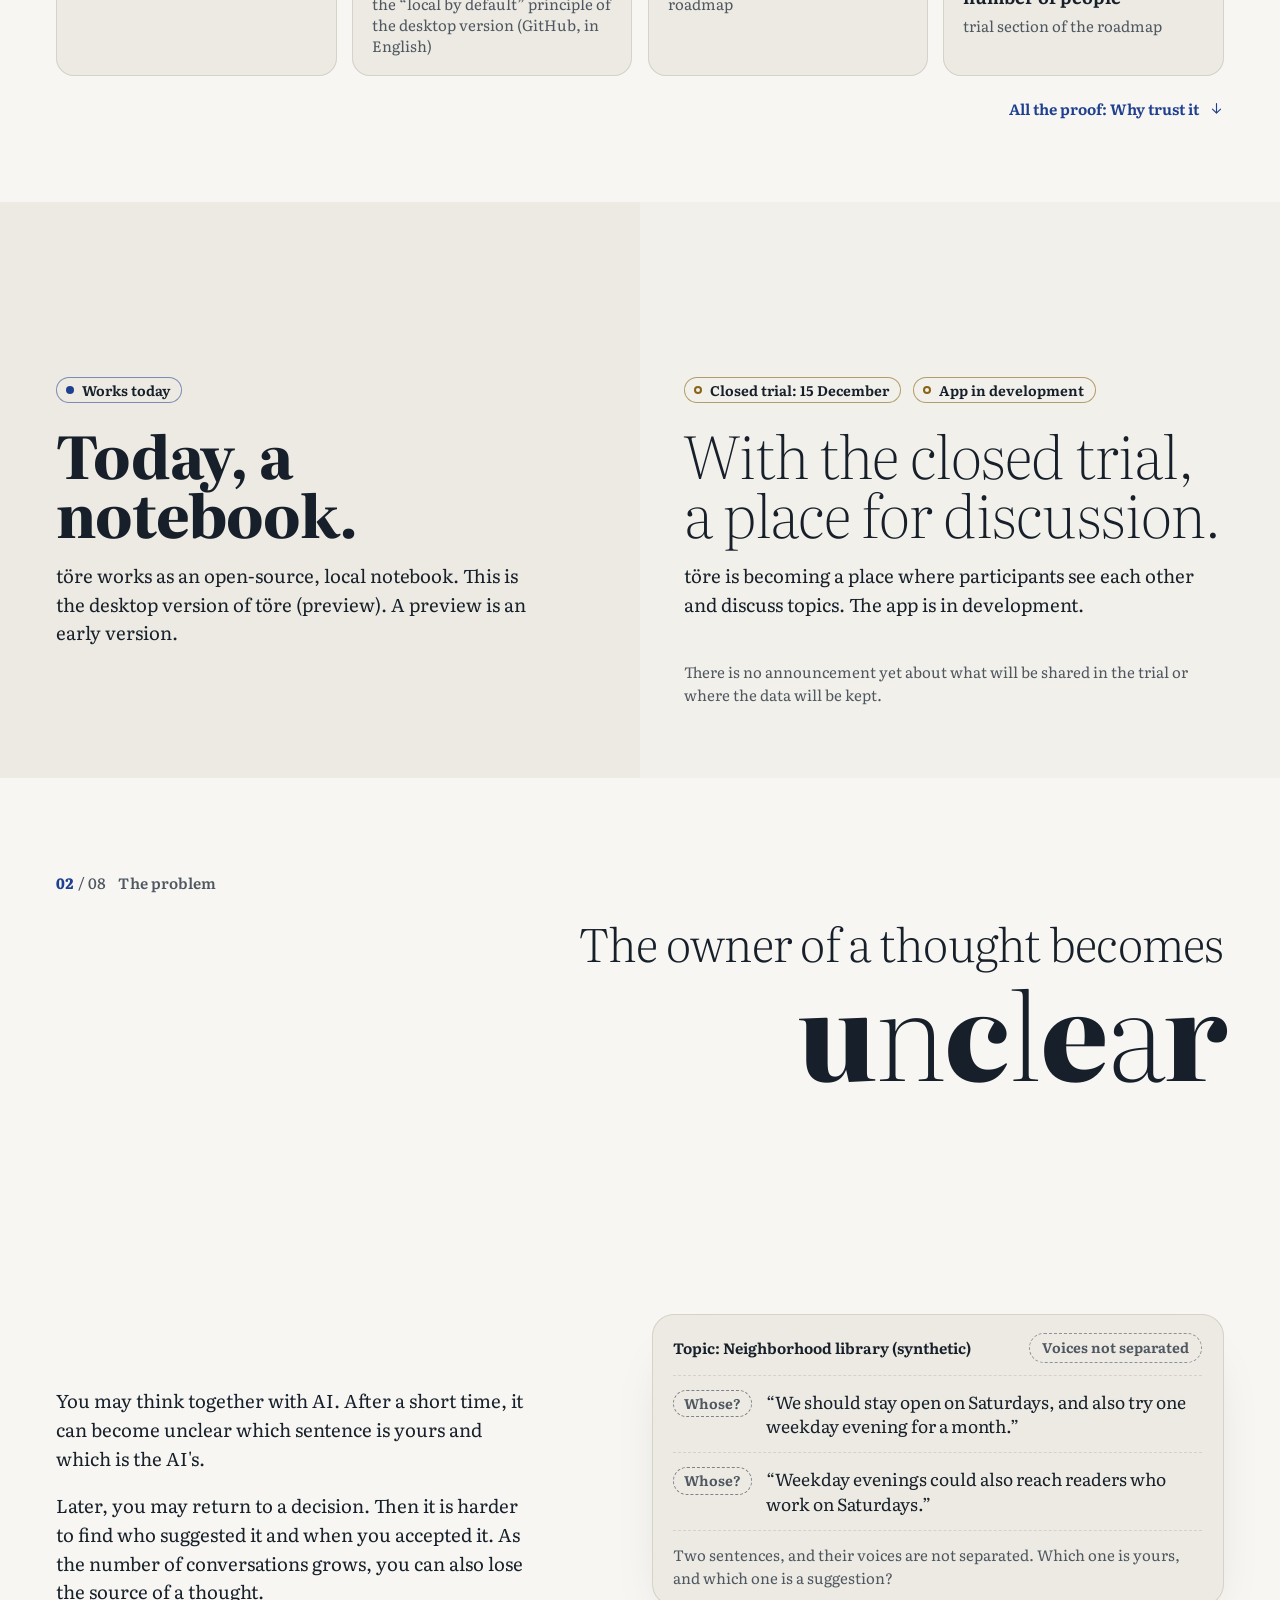
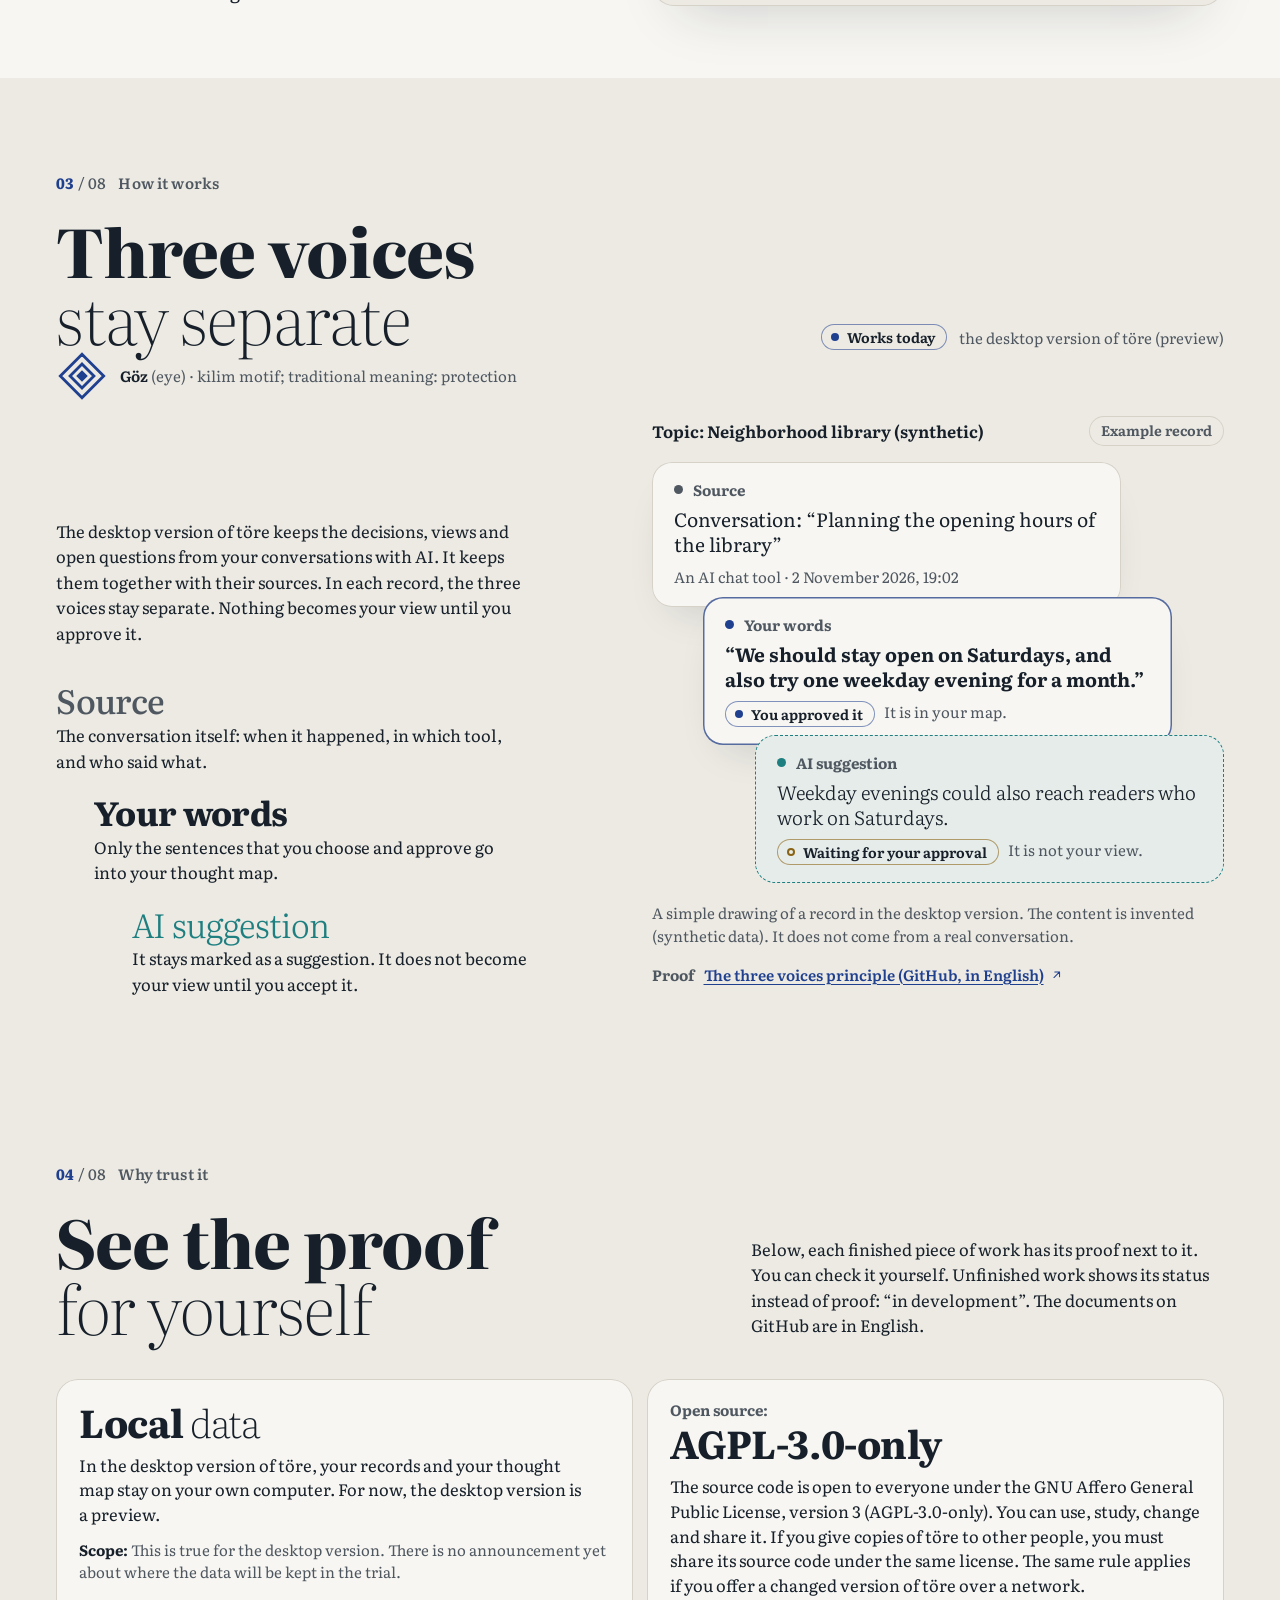
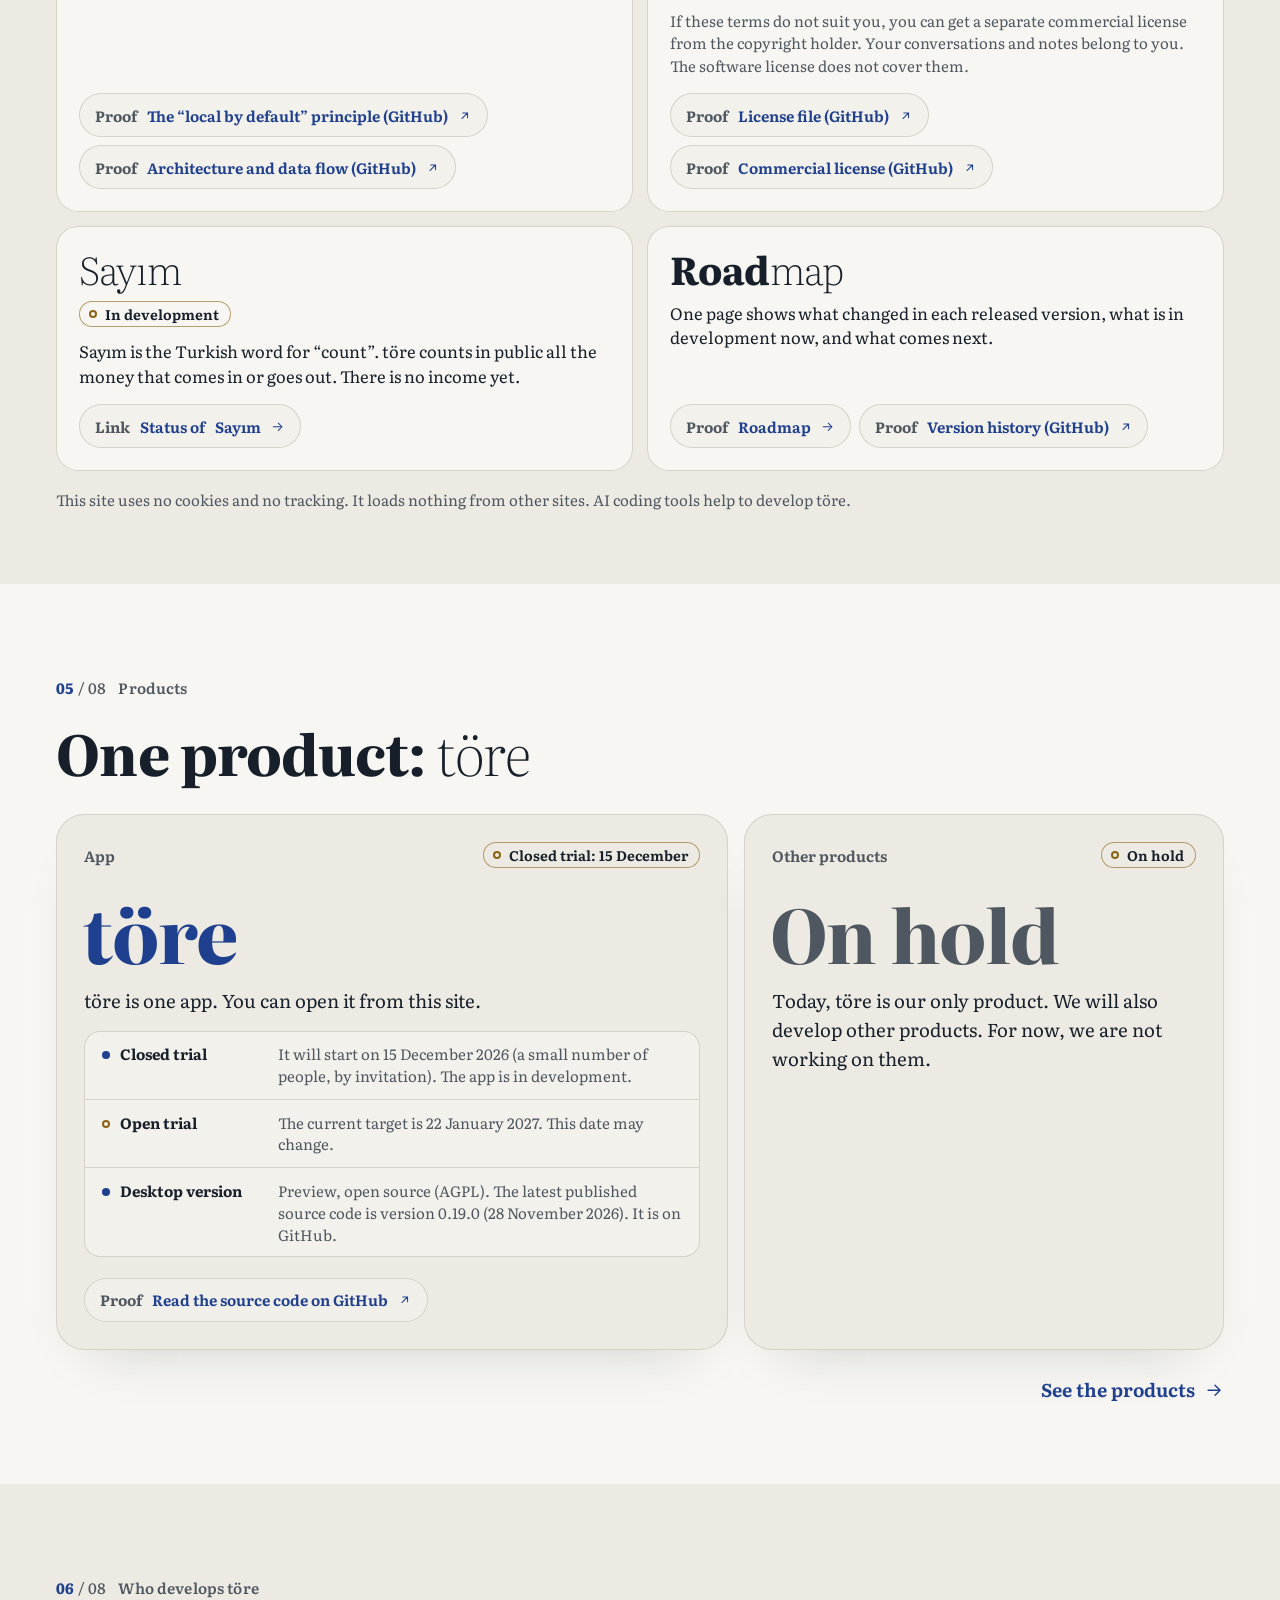
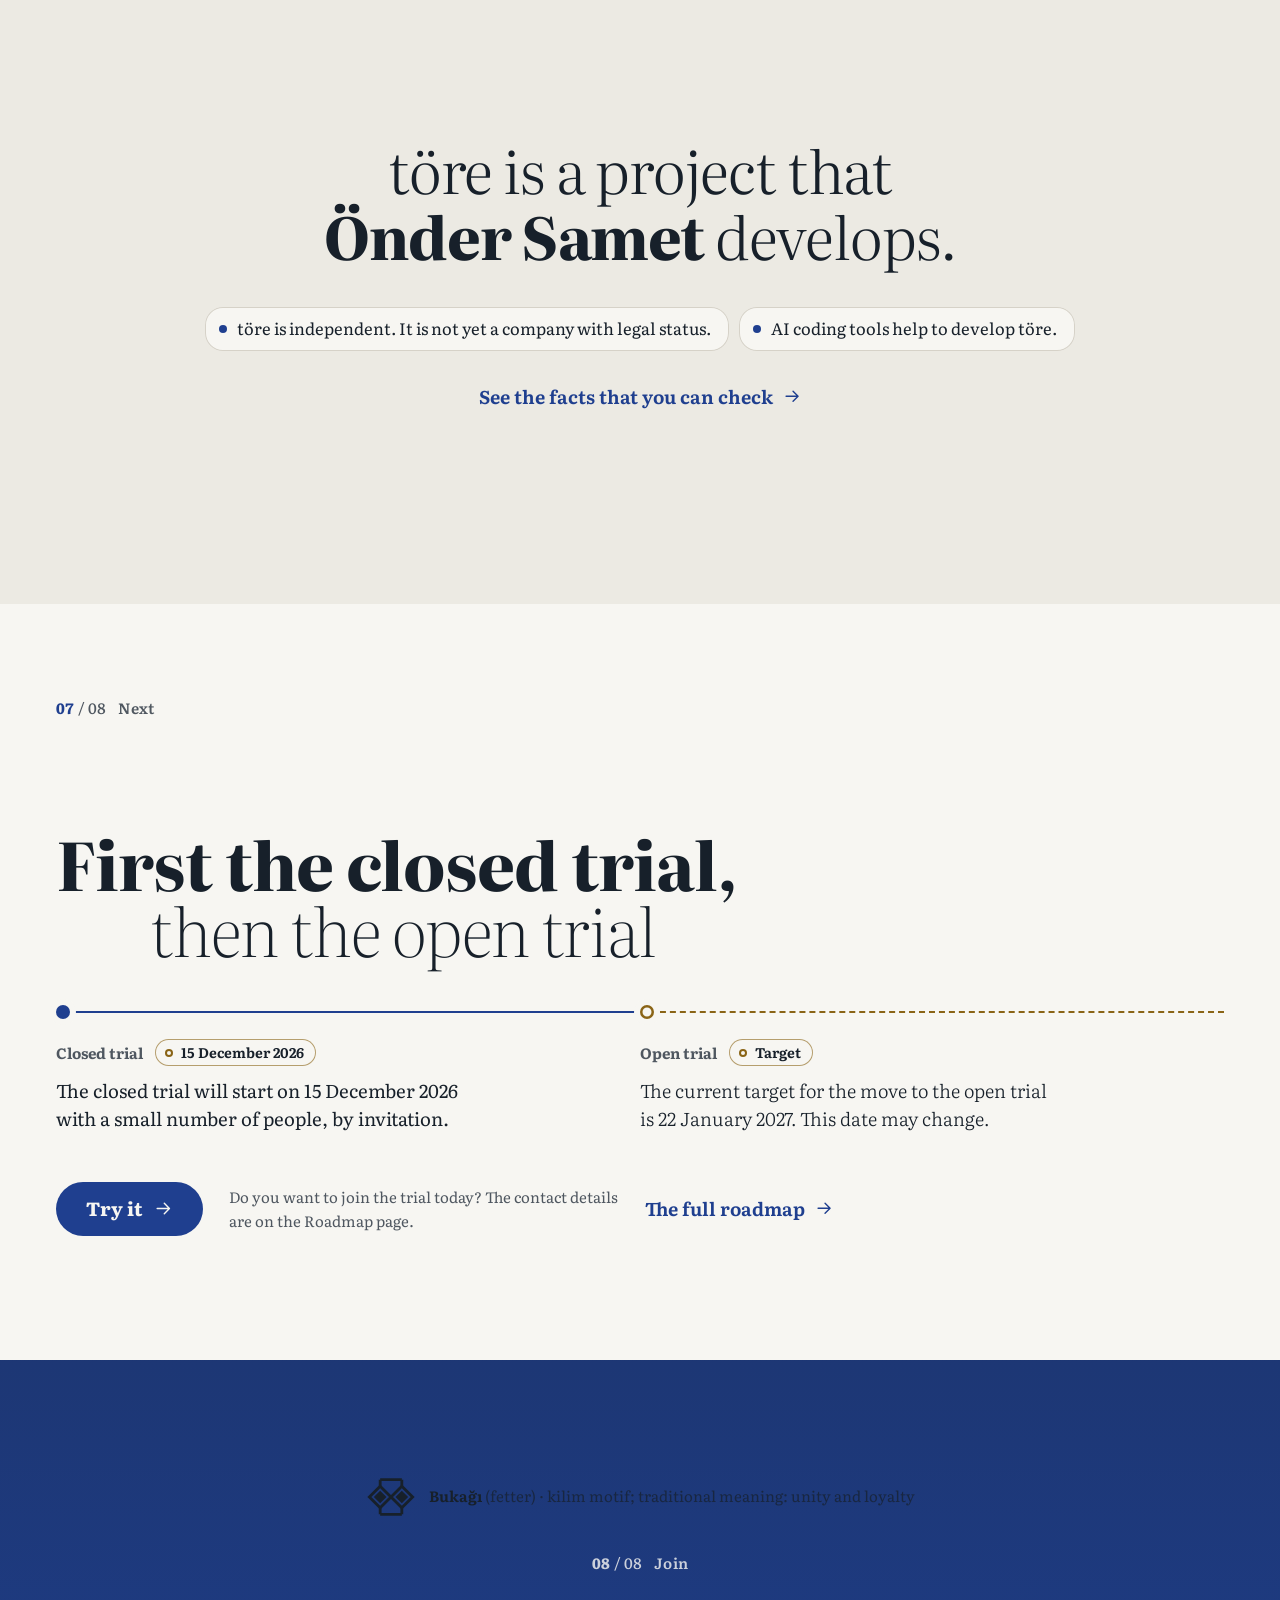
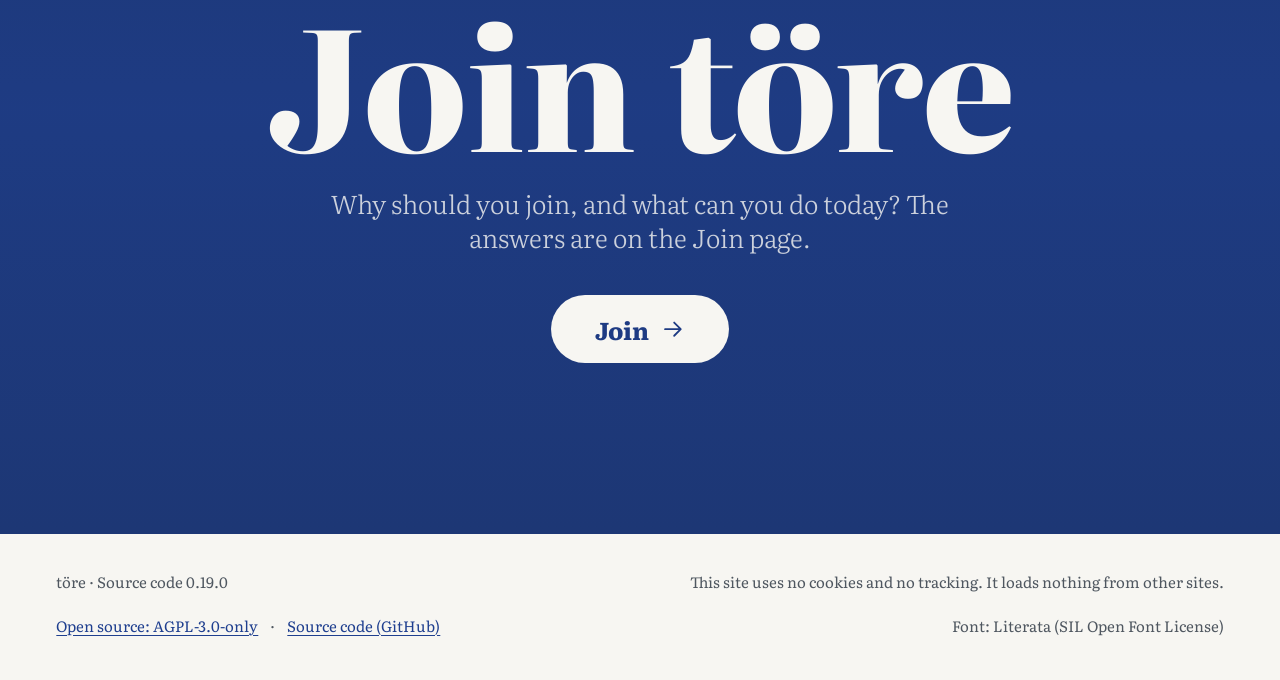
<file: en/index.html>
<!doctype html>
<html lang="en" class="acik">
<head>
<meta charset="utf-8">
<meta name="viewport" content="width=device-width, initial-scale=1">
<meta http-equiv="Content-Security-Policy" content="default-src 'self'; script-src 'self'; style-src 'self'; font-src 'self'; img-src 'self' data:; connect-src 'none'; object-src 'none'; base-uri 'self'; form-action 'none'">
<meta name="referrer" content="strict-origin-when-cross-origin">
<link rel="canonical" href="https://ondersamet97.github.io/en/">
<link rel="alternate" hreflang="tr" href="https://ondersamet97.github.io/">
<link rel="alternate" hreflang="en" href="https://ondersamet97.github.io/en/">
<link rel="alternate" hreflang="x-default" href="https://ondersamet97.github.io/">
<link rel="icon" href="../marka/favicon-en.svg" type="image/svg+xml">
<title>töre</title>
<meta name="description" content="töre is a place where you can discuss the topics that interest you with people who share those interests. An open-source, local notebook. The closed trial will start on 15 December 2026.">
<meta property="og:type" content="website">
<meta property="og:site_name" content="töre">
<meta property="og:locale" content="en_US">
<meta property="og:title" content="töre">
<meta property="og:description" content="töre is a place where you can discuss the topics that interest you with people who share those interests. An open-source, local notebook. The closed trial will start on 15 December 2026.">
<meta property="og:url" content="https://ondersamet97.github.io/en/">
<meta property="og:image" content="https://ondersamet97.github.io/marka/paylasim.png">
<meta property="og:image:width" content="1200">
<meta property="og:image:height" content="630">
<meta name="twitter:card" content="summary_large_image">
<link rel="preload" href="../ortak/Literata-wght.woff" as="font" type="font/woff" crossorigin>
<link rel="stylesheet" href="../ortak/temel.css">
<link rel="stylesheet" href="../stil.css">
<script src="../betik.js" defer></script>
</head>
<body class="sayfa--ana">
<a class="atla" href="#icerik">Go to the content</a>

<header class="ust">
  <div class="ust__sol">
    <a class="ust__marka" href="index.html" aria-label="töre home page">töre</a>
    <nav class="ust__menu" aria-label="Main menu">
      <ul>
        <li><a href="#bilgi">Learn more</a></li>
        <li><a href="urunler.html">Products</a></li>
        <li><a href="yol.html">Roadmap</a></li>
        <li><a href="kim.html">Who develops töre</a></li>
      </ul>
    </nav>
  </div>
  <div class="ust__sag">
    <a class="ust__katil" href="katil.html">Join</a>
    <a class="ust__dil" href="../index.html?dil=tr" hreflang="tr" lang="tr">TR<span class="gizli"> (Türkçe)</span></a>
    <details class="ust__cekmece">
      <summary><span class="ust__cekmece-ad">Menu</span></summary>
      <nav aria-label="Main menu">
        <ul>
          <li><a href="#bilgi">Learn more</a></li>
          <li><a href="urunler.html">Products</a></li>
          <li><a href="yol.html">Roadmap</a></li>
          <li><a href="kim.html">Who develops töre</a></li>
        </ul>
      </nav>
    </details>
  </div>
</header>

<main id="icerik">

  <!-- First screen: the heading and exactly two choices. The large panel is Join, the small panel is Learn more. -->
  <section class="perde" aria-labelledby="baslik">
    <h1 class="perde__baslik" id="baslik"><span class="perde__ad">töre</span> is a place where you can discuss the topics that interest you with people who share those interests.</h1>

    <a class="secenek secenek--katil" href="katil.html" data-secenek="katil" data-perde>
      <span class="secenek__ic">
        <span class="secenek__ad" data-sigdir>Join</span>
        <span class="secenek__rozet">The closed trial will start on 15 December.</span>
        <span class="secenek__alt">Why should you join? What can you do today?</span>
        <span class="secenek__ok" aria-hidden="true"><svg class="ok" viewBox="0 0 24 24" focusable="false"><path d="M4 12h15M13 5.5l6.5 6.5-6.5 6.5"/></svg></span>
      </span>
    </a>

    <a class="secenek secenek--bilgi" href="#bilgi" data-secenek="bilgi">
      <span class="bilgi-dizin" aria-hidden="true">
        <span class="bilgi-dizin__bas">On this page</span>
        <span><b>01</b>Definition and proof</span>
        <span><b>02</b>The problem</span>
        <span><b>03</b>How it works</span>
        <span><b>04</b>Why trust it</span>
        <span><b>05</b>Products</span>
        <span><b>06</b>Who develops töre</span>
        <span><b>07</b>Next</span>
        <span><b>08</b>Join</span>
      </span>
      <span class="secenek__ic">
        <span class="secenek__ad">Learn more</span>
        <span class="secenek__alt">What is töre? How does it work? Why can you trust it?</span>
        <span class="secenek__ok" aria-hidden="true"><svg class="ok" viewBox="0 0 24 24" focusable="false"><path d="M12 4v15M5.5 13l6.5 6.5 6.5-6.5"/></svg></span>
      </span>
    </a>
  </section>

  <div class="bilgi-alani">

    <!-- Side rail: the eight scenes of Learn more. It works without the script; the script marks the current scene. -->
    <div class="ray-kap">
    <nav class="ray" aria-label="Learn more sections">
      <ol>
        <li><a href="#bilgi"><span class="ray__no">01</span><span class="ray__ad">Definition and proof</span></a></li>
        <li><a href="#sorun"><span class="ray__no">02</span><span class="ray__ad">The problem</span></a></li>
        <li><a href="#nasil"><span class="ray__no">03</span><span class="ray__ad">How it works</span></a></li>
        <li><a href="#guven"><span class="ray__no">04</span><span class="ray__ad">Why trust it</span></a></li>
        <li><a href="#urunler"><span class="ray__no">05</span><span class="ray__ad">Products</span></a></li>
        <li><a href="#kim"><span class="ray__no">06</span><span class="ray__ad">Who develops töre</span></a></li>
        <li><a href="#sirada"><span class="ray__no">07</span><span class="ray__ad">Next</span></a></li>
        <li><a href="#katil-son"><span class="ray__no">08</span><span class="ray__ad">Join</span></a></li>
      </ol>
      <p class="ray__simdi" aria-hidden="true"></p>
    </nav>
    </div>

    <!-- 01 · Learn more: definition and proof -->
    <section id="bilgi" aria-labelledby="bilgi-baslik">
      <div class="sahne sahne--tanim">
        <p class="etiket"><span class="etiket__no" aria-hidden="true">01</span>Learn more</p>
        <h2 class="tanim__baslik" id="bilgi-baslik"><span class="dev">t<span class="logo-harf">ö</span>re:</span> <span class="ince">an open-source, local notebook. It helps people keep their thoughts as their own when they use artificial intelligence (AI).</span></h2>
        <p class="tanim__sozluk"><b>Open source:</b> anyone can read the source code. <b>Local:</b> the desktop version of töre keeps your data on your own computer.<br><b>How to say it:</b> “tö-reh” <span class="okunus__ipa">[tœˈɾe]</span>. The ö is like the vowel in “bird”. The stress is on the second syllable. <span lang="tr">töre</span> is a Turkish word. It means how a community lives together.</p>
        <ul class="kanitlar">
          <li><a class="kanit" href="https://github.com/ondersamet97/tore/blob/main/LICENSE"><span class="kanit__ad">Open source (AGPL)<svg class="ok" viewBox="0 0 24 24" aria-hidden="true" focusable="false"><path d="M7 17 17 7M8.5 7H17v8.5"/></svg></span><span class="kanit__yer">license file (GitHub, in English)</span></a></li>
          <li><a class="kanit" href="https://github.com/ondersamet97/tore#principles"><span class="kanit__ad">Your data stays on your own computer<svg class="ok" viewBox="0 0 24 24" aria-hidden="true" focusable="false"><path d="M7 17 17 7M8.5 7H17v8.5"/></svg></span><span class="kanit__yer">the “local by default” principle of the desktop version (GitHub, in English)</span></a></li>
          <li><a class="kanit" href="yol.html#gecmis"><span class="kanit__ad">Latest source code version: 0.19.0<svg class="ok" viewBox="0 0 24 24" aria-hidden="true" focusable="false"><path d="M4 12h15M13 5.5l6.5 6.5-6.5 6.5"/></svg></span><span class="kanit__yer">roadmap</span></a></li>
          <li><a class="kanit" href="yol.html#deneme"><span class="kanit__ad">The closed trial will start with a small number of people<svg class="ok" viewBox="0 0 24 24" aria-hidden="true" focusable="false"><path d="M4 12h15M13 5.5l6.5 6.5-6.5 6.5"/></svg></span><span class="kanit__yer">trial section of the roadmap</span></a></li>
        </ul>
        <a class="ileri ileri--kucuk tanim__hepsi" href="#guven">All the proof: Why trust it<svg class="ok" viewBox="0 0 24 24" aria-hidden="true" focusable="false"><path d="M12 4v15M5.5 13l6.5 6.5 6.5-6.5"/></svg></a>
      </div>

      <!-- Split scene: what works today and what is in progress, side by side. -->
      <div class="sahne sahne--bolunmus">
        <div class="bolum bolum--bugun">
          <p class="durum-satiri"><span class="durum">Works today</span></p>
          <h3 class="bolum__ad agir">Today, a notebook.</h3>
          <p class="bolum__govde">töre works as an open-source, local notebook. This is the desktop version of töre (preview). A preview is an early version.</p>
        </div>
        <div class="bolum bolum--deneme">
          <p class="durum-satiri"><span class="durum durum--okru">Closed trial: 15 December</span><span class="durum durum--okru">App in development</span></p>
          <h3 class="bolum__ad hafif">With the closed trial, a place for discussion.</h3>
          <p class="bolum__govde">töre is becoming a place where participants see each other and discuss topics. The app is in development.</p>
          <p class="not">There is no announcement yet about what will be shared in the trial or where the data will be kept.</p>
        </div>
      </div>
    </section>

    <!-- 02 · The problem: when voices mix, it becomes unclear whose sentence is whose. -->
    <section class="sahne sahne--sorun" id="sorun" aria-labelledby="sorun-baslik">
      <p class="etiket"><span class="etiket__no" aria-hidden="true">02</span>The problem</p>
      <h2 class="sorun__baslik" id="sorun-baslik"><span class="ince">The owner of a thought becomes</span> <span class="anahtar karisik"><span aria-hidden="true">u<b>n</b>c<b>l</b>e<b>a</b>r</span><span class="gizli">unclear</span></span></h2>
      <div class="sorun__govde">
        <p>You may think together with AI. After a short time, it can become unclear which sentence is yours and which is the AI's.</p>
        <p>Later, you may return to a decision. Then it is harder to find who suggested it and when you accepted it. As the number of conversations grows, you can also lose the source of a thought.</p>
      </div>
      <figure class="karisik-kayit">
        <p class="kk__bas"><span>Topic: Neighborhood library (synthetic)</span><span class="kk__rozet">Voices not separated</span></p>
        <ul class="kk__satirlar">
          <li><span class="kk__kim">Whose?</span><span class="kk__soz">“We should stay open on Saturdays, and also try one weekday evening for a month.”</span></li>
          <li><span class="kk__kim">Whose?</span><span class="kk__soz">“Weekday evenings could also reach readers who work on Saturdays.”</span></li>
        </ul>
        <figcaption>Two sentences, and their voices are not separated. Which one is yours, and which one is a suggestion?</figcaption>
      </figure>
    </section>

    <!-- 03 · How it works: the three voices and an example record in one scene. -->
    <section class="sahne sahne--yuzey sahne--nasil" id="nasil" aria-labelledby="nasil-baslik">
      <p class="etiket"><span class="etiket__no" aria-hidden="true">03</span>How it works</p>
      <figure class="motif motif--blok motif--goz"><span class="motif__sekil" aria-hidden="true"></span><figcaption><b lang="tr">Göz</b> (eye) · kilim motif; traditional meaning: protection</figcaption></figure>
      <h2 class="nasil__baslik" id="nasil-baslik"><span class="agir">Three voices</span> <span class="hafif">stay separate</span></h2>
      <p class="durum-satiri nasil__durum"><span class="durum">Works today</span> the desktop version of töre (preview)</p>
      <div class="nasil__sol">
        <p class="nasil__govde">The desktop version of töre keeps the decisions, views and open questions from your conversations with AI. It keeps them together with their sources. In each record, the three voices stay separate. Nothing becomes your view until you approve it.</p>
        <dl class="uc-ses">
          <div class="ses ses--kaynak">
            <dt>Source</dt>
            <dd>The conversation itself: when it happened, in which tool, and who said what.</dd>
          </div>
          <div class="ses ses--soz">
            <dt>Your words</dt>
            <dd>Only the sentences that you choose and approve go into your thought map.</dd>
          </div>
          <div class="ses ses--yz">
            <dt>AI suggestion</dt>
            <dd>It stays marked as a suggestion. It does not become your view until you accept it.</dd>
          </div>
        </dl>
      </div>
      <figure class="kayit">
        <p class="kayit__bas"><span>Topic: Neighborhood library (synthetic)</span><span class="kayit__rozet">Example record</span></p>
        <div class="kayit__ses kayit__ses--kaynak">
          <p class="kayit__kim">Source</p>
          <p class="kayit__soz">Conversation: “Planning the opening hours of the library”</p>
          <p class="kayit__alt">An AI chat tool · 2 November 2026, 19:02</p>
        </div>
        <div class="kayit__ses kayit__ses--soz">
          <p class="kayit__kim">Your words</p>
          <p class="kayit__soz">“We should stay open on Saturdays, and also try one weekday evening for a month.”</p>
          <p class="kayit__alt"><span class="durum">You approved it</span> It is in your map.</p>
        </div>
        <div class="kayit__ses kayit__ses--yz">
          <p class="kayit__kim">AI suggestion</p>
          <p class="kayit__soz">Weekday evenings could also reach readers who work on Saturdays.</p>
          <p class="kayit__alt"><span class="durum durum--okru">Waiting for your approval</span> It is not your view.</p>
        </div>
        <figcaption>A simple drawing of a record in the desktop version. The content is invented (synthetic data). It does not come from a real conversation.</figcaption>
        <p class="bag kayit__kanit"><span class="bag__tur">Proof</span><a href="https://github.com/ondersamet97/tore#principles">The three voices principle (GitHub, in English)<svg class="ok" viewBox="0 0 24 24" aria-hidden="true" focusable="false"><path d="M7 17 17 7M8.5 7H17v8.5"/></svg></a></p>
      </figure>
    </section>

    <!-- 04 · Why trust it: four key words, each with its proof or its status. -->
    <section class="sahne sahne--yuzey sahne--guven" id="guven" aria-labelledby="guven-baslik">
      <p class="etiket"><span class="etiket__no" aria-hidden="true">04</span>Why trust it</p>
      <h2 class="guven__baslik" id="guven-baslik"><span class="agir">See the proof</span> <span class="hafif">for yourself</span></h2>
      <p class="guven__govde">Below, each finished piece of work has its proof next to it. You can check it yourself. Unfinished work shows its status instead of proof: “in development”. The documents on GitHub are in English.</p>
      <div class="guven__izgara">
        <article class="kanit-kart">
          <h3 class="kanit-kart__ad"><span class="agir">Local</span> data</h3>
          <p>In the desktop version of töre, your records and your thought map stay on your own computer. For now, the desktop version is a preview.</p>
          <p class="kapsam"><b>Scope:</b> This is true for the desktop version. There is no announcement yet about where the data will be kept in the trial.</p>
          <ul class="cipler">
            <li><a class="cip" href="https://github.com/ondersamet97/tore#principles"><span class="cip__tur">Proof</span>The “local by default” principle (GitHub)<svg class="ok" viewBox="0 0 24 24" aria-hidden="true" focusable="false"><path d="M7 17 17 7M8.5 7H17v8.5"/></svg></a></li>
            <li><a class="cip" href="https://github.com/ondersamet97/tore/blob/main/docs/PREVIEW-ARCHITECTURE.md"><span class="cip__tur">Proof</span>Architecture and data flow (GitHub)<svg class="ok" viewBox="0 0 24 24" aria-hidden="true" focusable="false"><path d="M7 17 17 7M8.5 7H17v8.5"/></svg></a></li>
          </ul>
        </article>
        <article class="kanit-kart" id="lisans">
          <h3 class="kanit-kart__ad"><span class="kanit-kart__ust">Open source:</span> <span class="agir">AGPL-3.0-only</span></h3>
          <p>The source code is open to everyone under the GNU Affero General Public License, version 3 (AGPL-3.0-only). You can use, study, change and share it. If you give copies of töre to other people, you must share its source code under the same license. The same rule applies if you offer a changed version of töre over a network.</p>
          <p class="kapsam">If these terms do not suit you, you can get a separate commercial license from the copyright holder. Your conversations and notes belong to you. The software license does not cover them.</p>
          <ul class="cipler">
            <li><a class="cip" href="https://github.com/ondersamet97/tore/blob/main/LICENSE"><span class="cip__tur">Proof</span>License file (GitHub)<svg class="ok" viewBox="0 0 24 24" aria-hidden="true" focusable="false"><path d="M7 17 17 7M8.5 7H17v8.5"/></svg></a></li>
            <li><a class="cip" href="https://github.com/ondersamet97/tore/blob/main/COMMERCIAL-LICENSE.md"><span class="cip__tur">Proof</span>Commercial license (GitHub)<svg class="ok" viewBox="0 0 24 24" aria-hidden="true" focusable="false"><path d="M7 17 17 7M8.5 7H17v8.5"/></svg></a></li>
          </ul>
        </article>
        <article class="kanit-kart kanit-kart--surec">
          <h3 class="kanit-kart__ad hafif" lang="tr">Sayım</h3>
          <p class="durum-satiri"><span class="durum durum--okru">In development</span></p>
          <p><span lang="tr">Sayım</span> is the Turkish word for “count”. töre counts in public all the money that comes in or goes out. There is no income yet.</p>
          <ul class="cipler">
            <li><a class="cip" href="katil.html#sayim"><span class="cip__tur">Link</span>Status of <span lang="tr">Sayım</span><svg class="ok" viewBox="0 0 24 24" aria-hidden="true" focusable="false"><path d="M4 12h15M13 5.5l6.5 6.5-6.5 6.5"/></svg></a></li>
          </ul>
        </article>
        <article class="kanit-kart">
          <h3 class="kanit-kart__ad"><span class="agir">Road</span>map</h3>
          <p>One page shows what changed in each released version, what is in development now, and what comes next.</p>
          <ul class="cipler">
            <li><a class="cip" href="yol.html"><span class="cip__tur">Proof</span>Roadmap<svg class="ok" viewBox="0 0 24 24" aria-hidden="true" focusable="false"><path d="M4 12h15M13 5.5l6.5 6.5-6.5 6.5"/></svg></a></li>
            <li><a class="cip" href="https://github.com/ondersamet97/tore/blob/main/CHANGELOG.md"><span class="cip__tur">Proof</span>Version history (GitHub)<svg class="ok" viewBox="0 0 24 24" aria-hidden="true" focusable="false"><path d="M7 17 17 7M8.5 7H17v8.5"/></svg></a></li>
          </ul>
        </article>
      </div>
      <p class="not guven__dipnot">This site uses no cookies and no tracking. It loads nothing from other sites. AI coding tools help to develop töre.</p>
    </section>

    <!-- 05 · Products: töre is the only product now; other products are on hold. -->
    <section class="sahne sahne--urunler" id="urunler" aria-labelledby="urunler-baslik">
      <p class="etiket"><span class="etiket__no" aria-hidden="true">05</span>Products</p>
      <h2 class="urunler__baslik" id="urunler-baslik"><span class="agir">One product:</span> <span class="hafif">töre</span></h2>
      <div class="urunler__ikili">
        <article class="urun urun--tore">
          <p class="urun__tur"><span>App</span><span class="durum durum--okru">Closed trial: 15 December</span></p>
          <h3 class="urun__ad">töre</h3>
          <p class="urun__govde">töre is one app. You can open it from this site.</p>
          <dl class="urun__durumlar">
            <div class="urun__durum">
              <dt><span class="nokta" aria-hidden="true"></span>Closed trial</dt>
              <dd>It will start on 15 December 2026 (a small number of people, by invitation). The app is in development.</dd>
            </div>
            <div class="urun__durum">
              <dt><span class="nokta nokta--okru" aria-hidden="true"></span>Open trial</dt>
              <dd>The current target is 22 January 2027. This date may change.</dd>
            </div>
            <div class="urun__durum">
              <dt><span class="nokta" aria-hidden="true"></span>Desktop version</dt>
              <dd>Preview, open source (AGPL). The latest published source code is version 0.19.0 (28 November 2026). It is on GitHub.</dd>
            </div>
          </dl>
          <ul class="cipler">
            <li><a class="cip" href="https://github.com/ondersamet97/tore"><span class="cip__tur">Proof</span>Read the source code on GitHub<svg class="ok" viewBox="0 0 24 24" aria-hidden="true" focusable="false"><path d="M7 17 17 7M8.5 7H17v8.5"/></svg></a></li>
          </ul>
        </article>
        <article class="urun urun--beklemede">
          <p class="urun__tur"><span>Other products</span><span class="durum durum--okru">On hold</span></p>
          <h3 class="urun__ad">On hold</h3>
          <p class="urun__govde">Today, töre is our only product. We will also develop other products. For now, we are not working on them.</p>
        </article>
      </div>
      <a class="ileri urunler__ileri" href="urunler.html">See the products<svg class="ok" viewBox="0 0 24 24" aria-hidden="true" focusable="false"><path d="M4 12h15M13 5.5l6.5 6.5-6.5 6.5"/></svg></a>
    </section>

    <!-- 06 · Who develops töre: a large sentence, with the name inside it. -->
    <section class="sahne sahne--yuzey sahne--kim" id="kim" aria-labelledby="kim-baslik">
      <p class="etiket"><span class="etiket__no" aria-hidden="true">06</span>Who develops töre</p>
      <h2 class="kim__baslik" id="kim-baslik">töre is a project that <b lang="tr">Önder Samet</b> develops.</h2>
      <ul class="kim__olgular">
        <li>töre is independent. It is not yet a company with legal status.</li>
        <li>AI coding tools help to develop töre.</li>
      </ul>
      <a class="ileri kim__ileri" href="kim.html">See the facts that you can check<svg class="ok" viewBox="0 0 24 24" aria-hidden="true" focusable="false"><path d="M4 12h15M13 5.5l6.5 6.5-6.5 6.5"/></svg></a>
    </section>

    <!-- 07 · Next: what has started is bold, the target is light; a path between them. -->
    <section class="sahne sahne--sirada" id="sirada" aria-labelledby="sirada-baslik">
      <p class="etiket"><span class="etiket__no" aria-hidden="true">07</span>Next</p>
      <h2 class="sirada__baslik" id="sirada-baslik"><span class="agir">First the closed trial,</span> <span class="hafif">then the open trial</span></h2>
      <ol class="yol">
        <li class="yol__adim">
          <p class="yol__ad">Closed trial <span class="durum durum--okru">15 December 2026</span></p>
          <p>The closed trial will start on 15 December 2026 with a small number of people, by invitation.</p>
        </li>
        <li class="yol__adim yol__adim--hedef">
          <p class="yol__ad">Open trial <span class="durum durum--okru">Target</span></p>
          <p>The current target for the move to the open trial is 22 January 2027. This date may change.</p>
        </li>
      </ol>
      <div class="sirada__eylem">
        <a class="dugme" href="yol.html#deneme">Try it<svg class="ok" viewBox="0 0 24 24" aria-hidden="true" focusable="false"><path d="M4 12h15M13 5.5l6.5 6.5-6.5 6.5"/></svg></a>
        <p>Do you want to join the trial today? The contact details are on the Roadmap page.</p>
        <a class="ileri" href="yol.html">The full roadmap<svg class="ok" viewBox="0 0 24 24" aria-hidden="true" focusable="false"><path d="M4 12h15M13 5.5l6.5 6.5-6.5 6.5"/></svg></a>
      </div>
    </section>

  <!-- 08 · Closing: the large panel opens again. -->
  <section class="sahne sahne--kapanis" id="katil-son" aria-labelledby="son-baslik">
    <p class="etiket kapanis__etiket"><span class="etiket__no" aria-hidden="true">08</span>Join</p>
    <figure class="motif motif--blok motif--perde motif--bukagi"><span class="motif__sekil" aria-hidden="true"></span><figcaption><b lang="tr">Bukağı</b> (fetter) · kilim motif; traditional meaning: unity and loyalty</figcaption></figure>
    <h2 class="kapanis__baslik" id="son-baslik">Join töre</h2>
    <p class="kapanis__govde">Why should you join, and what can you do today? The answers are on the Join page.</p>
    <a class="dugme dugme--perde kapanis__dugme" href="katil.html">Join<svg class="ok" viewBox="0 0 24 24" aria-hidden="true" focusable="false"><path d="M4 12h15M13 5.5l6.5 6.5-6.5 6.5"/></svg></a>
  </section>

  </div>

</main>

<footer class="alt">
  <p>töre · Source code 0.19.0</p>
  <p><a href="#lisans">Open source: AGPL-3.0-only</a><span aria-hidden="true">·</span><a href="https://github.com/ondersamet97/tore">Source code (GitHub)</a></p>
  <p>This site uses no cookies and no tracking. It loads nothing from other sites.</p>
  <p>Font: Literata (SIL Open Font License)</p>
</footer>

</body>
</html>
</file>
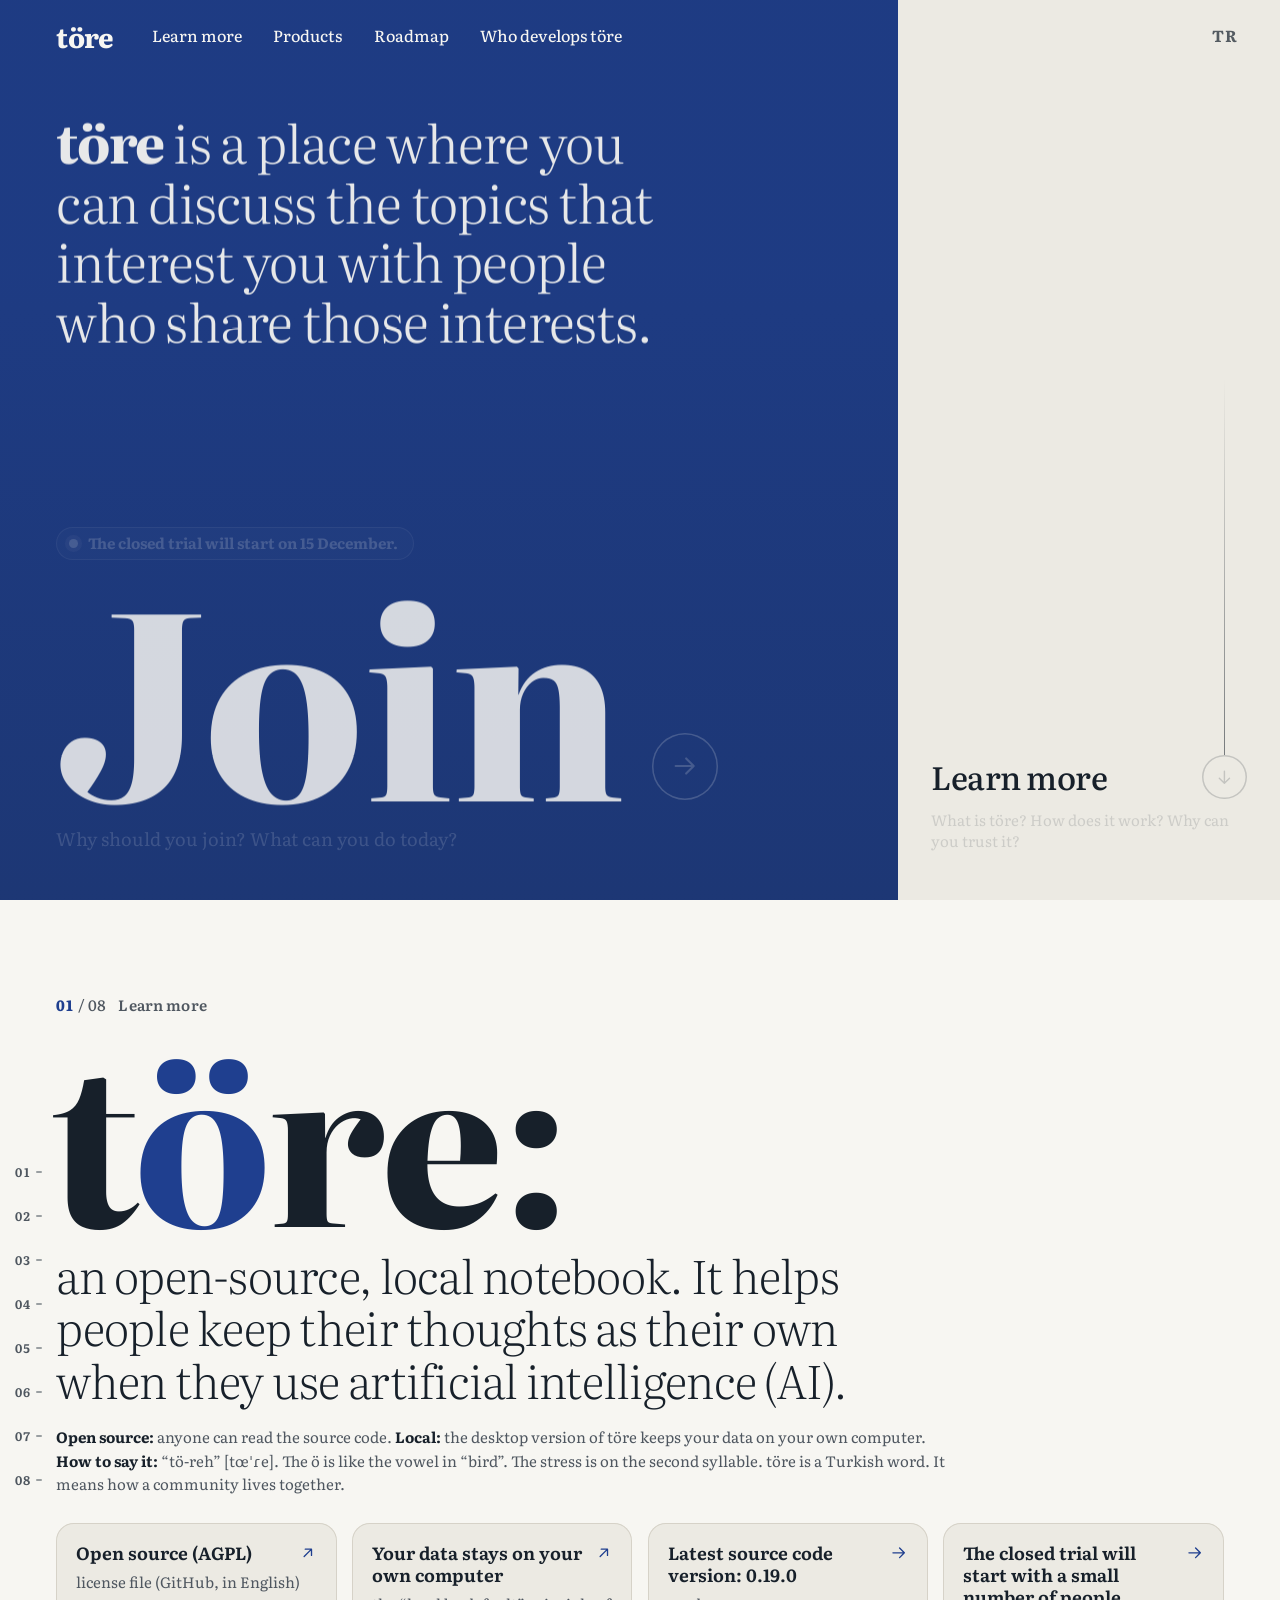
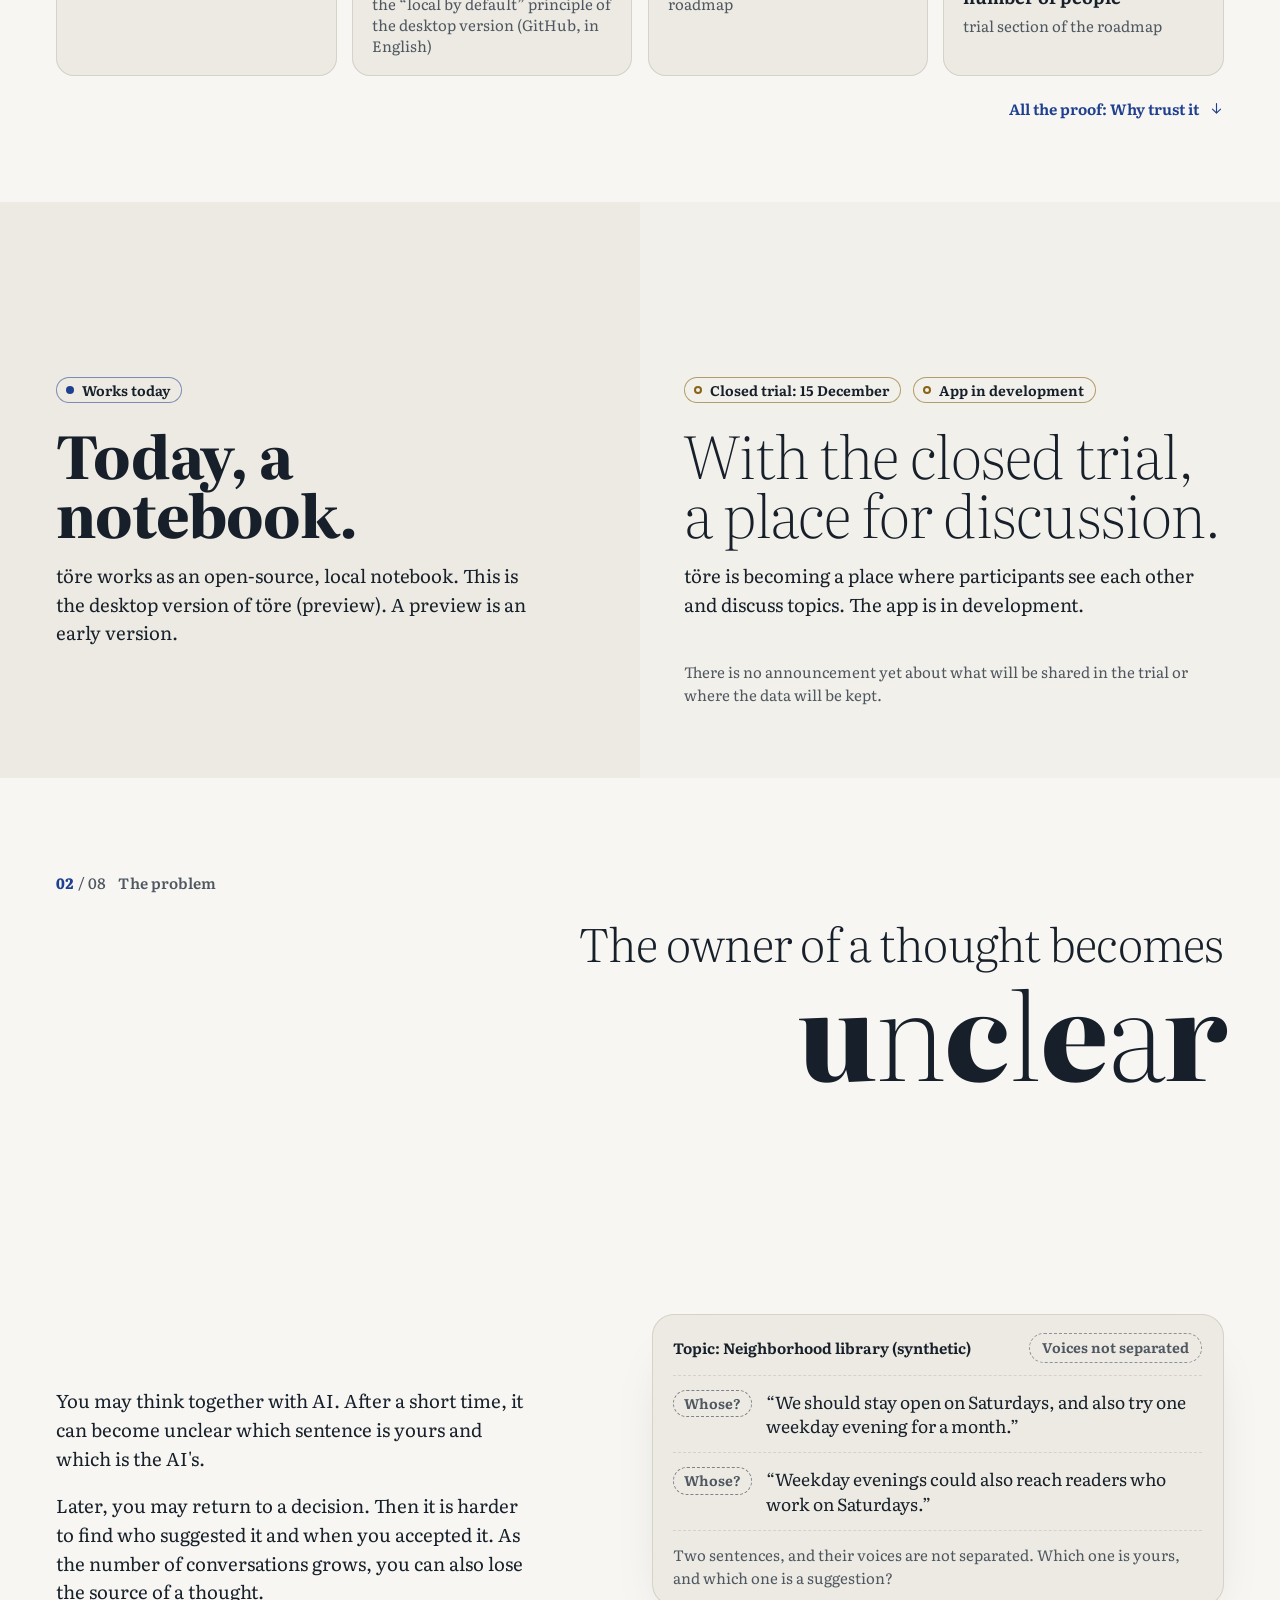
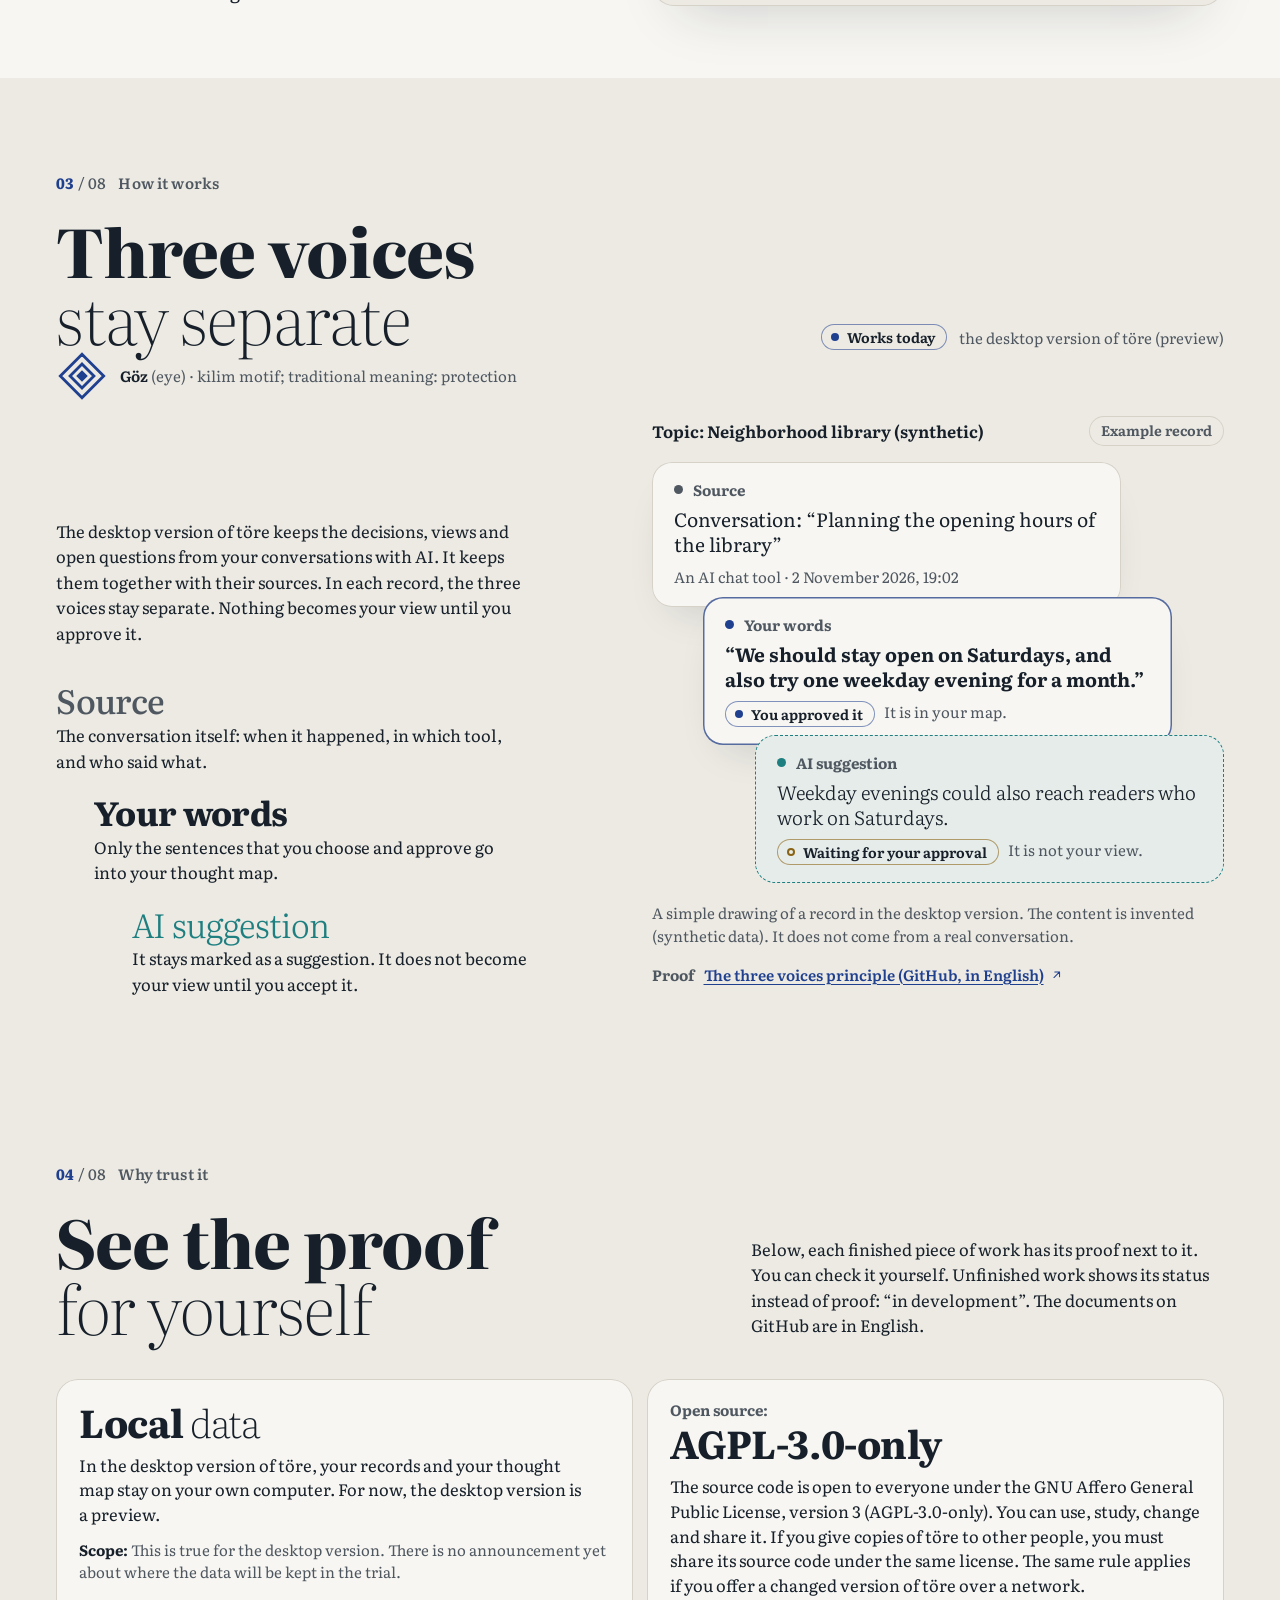
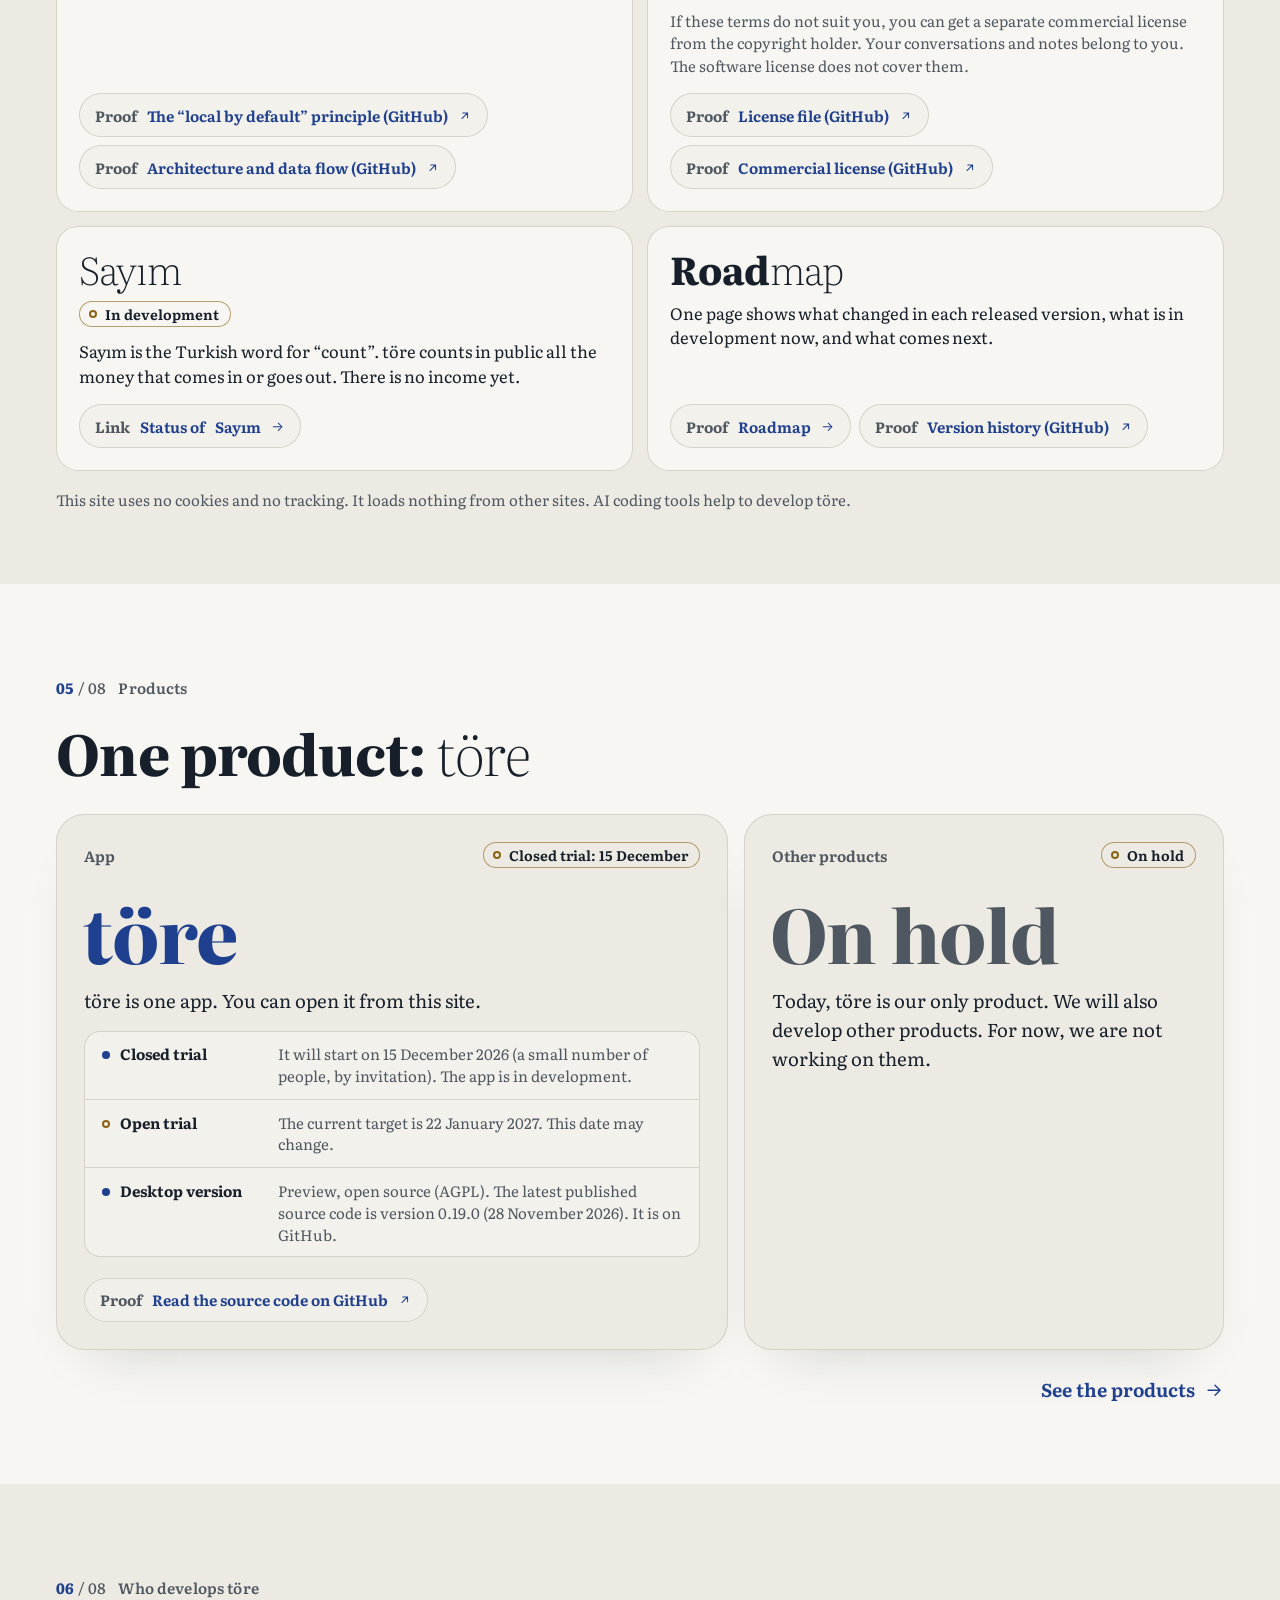
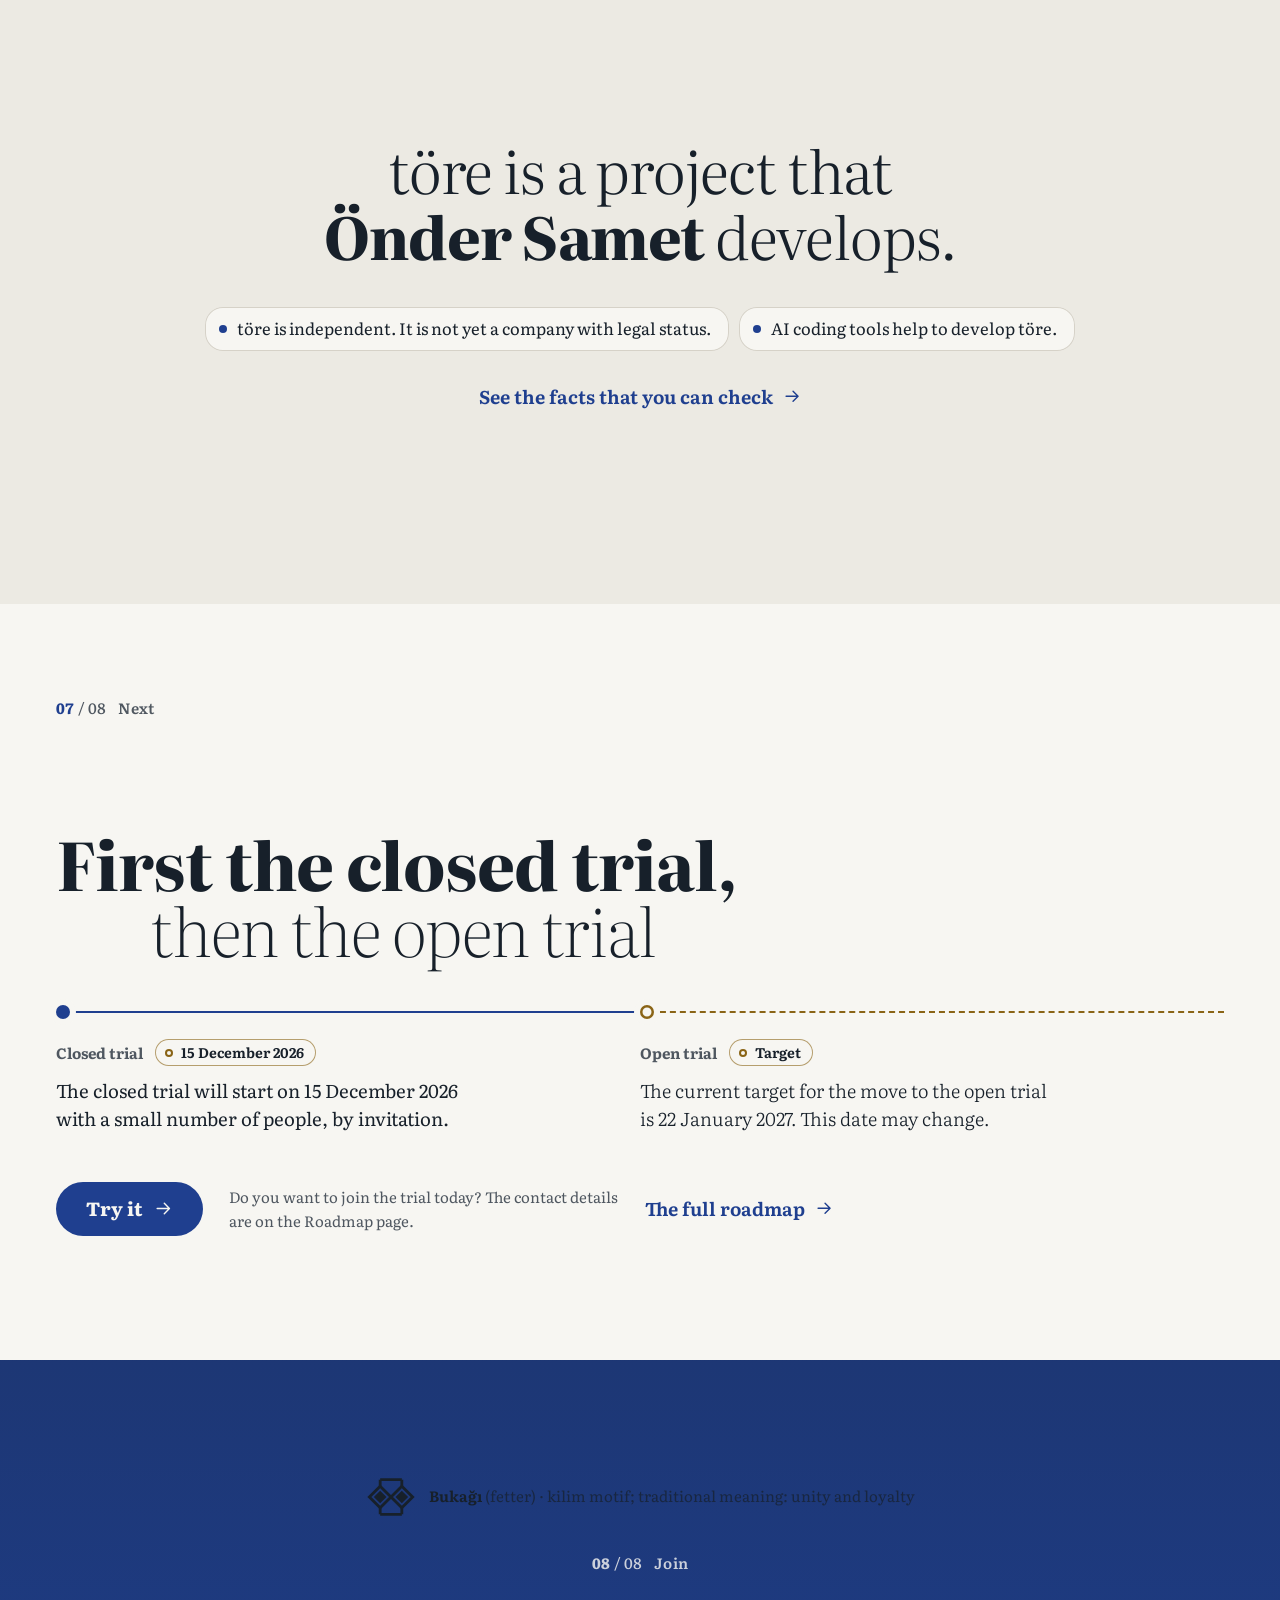
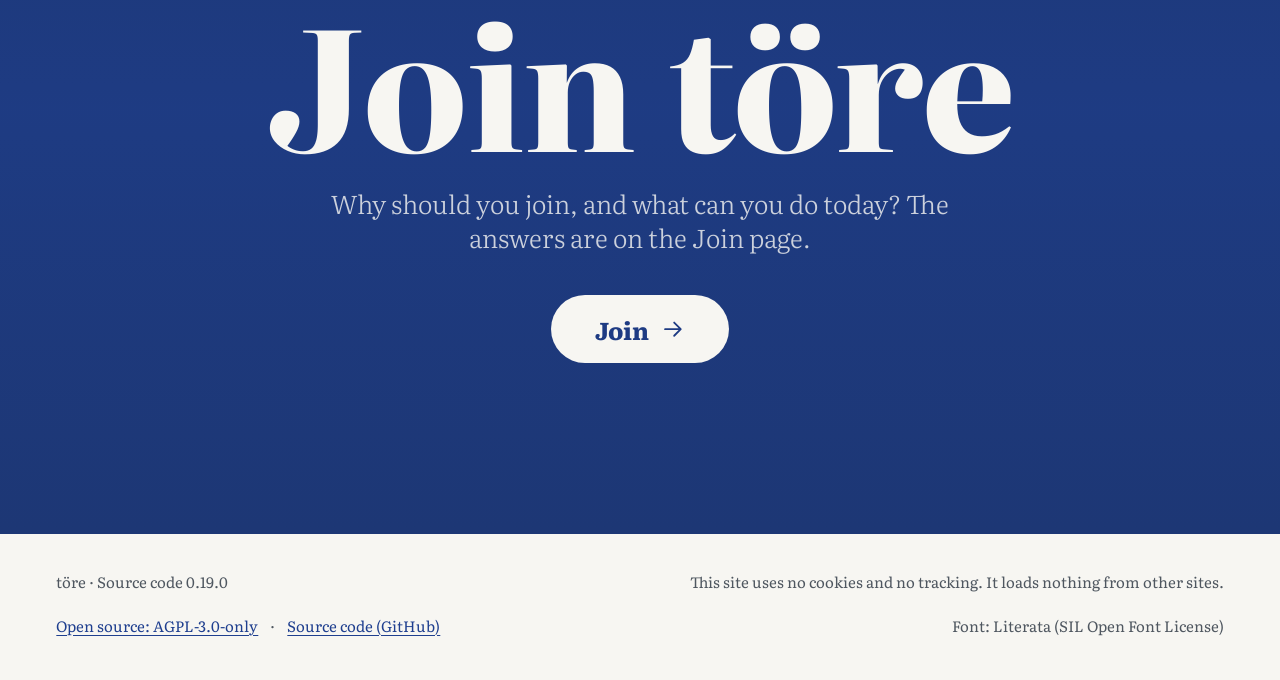
<file: tore-site/index.html>
<!doctype html>
<html lang="tr">
<head>
<meta charset="utf-8">
<title>töre</title>
<meta name="robots" content="noindex">
<link rel="canonical" href="https://ondersamet97.github.io/">
<meta http-equiv="refresh" content="0; url=https://ondersamet97.github.io/">
</head>
<body>
<p><a href="https://ondersamet97.github.io/">töre'nin yeni adresi: ondersamet97.github.io</a></p>
</body>
</html>
</file>
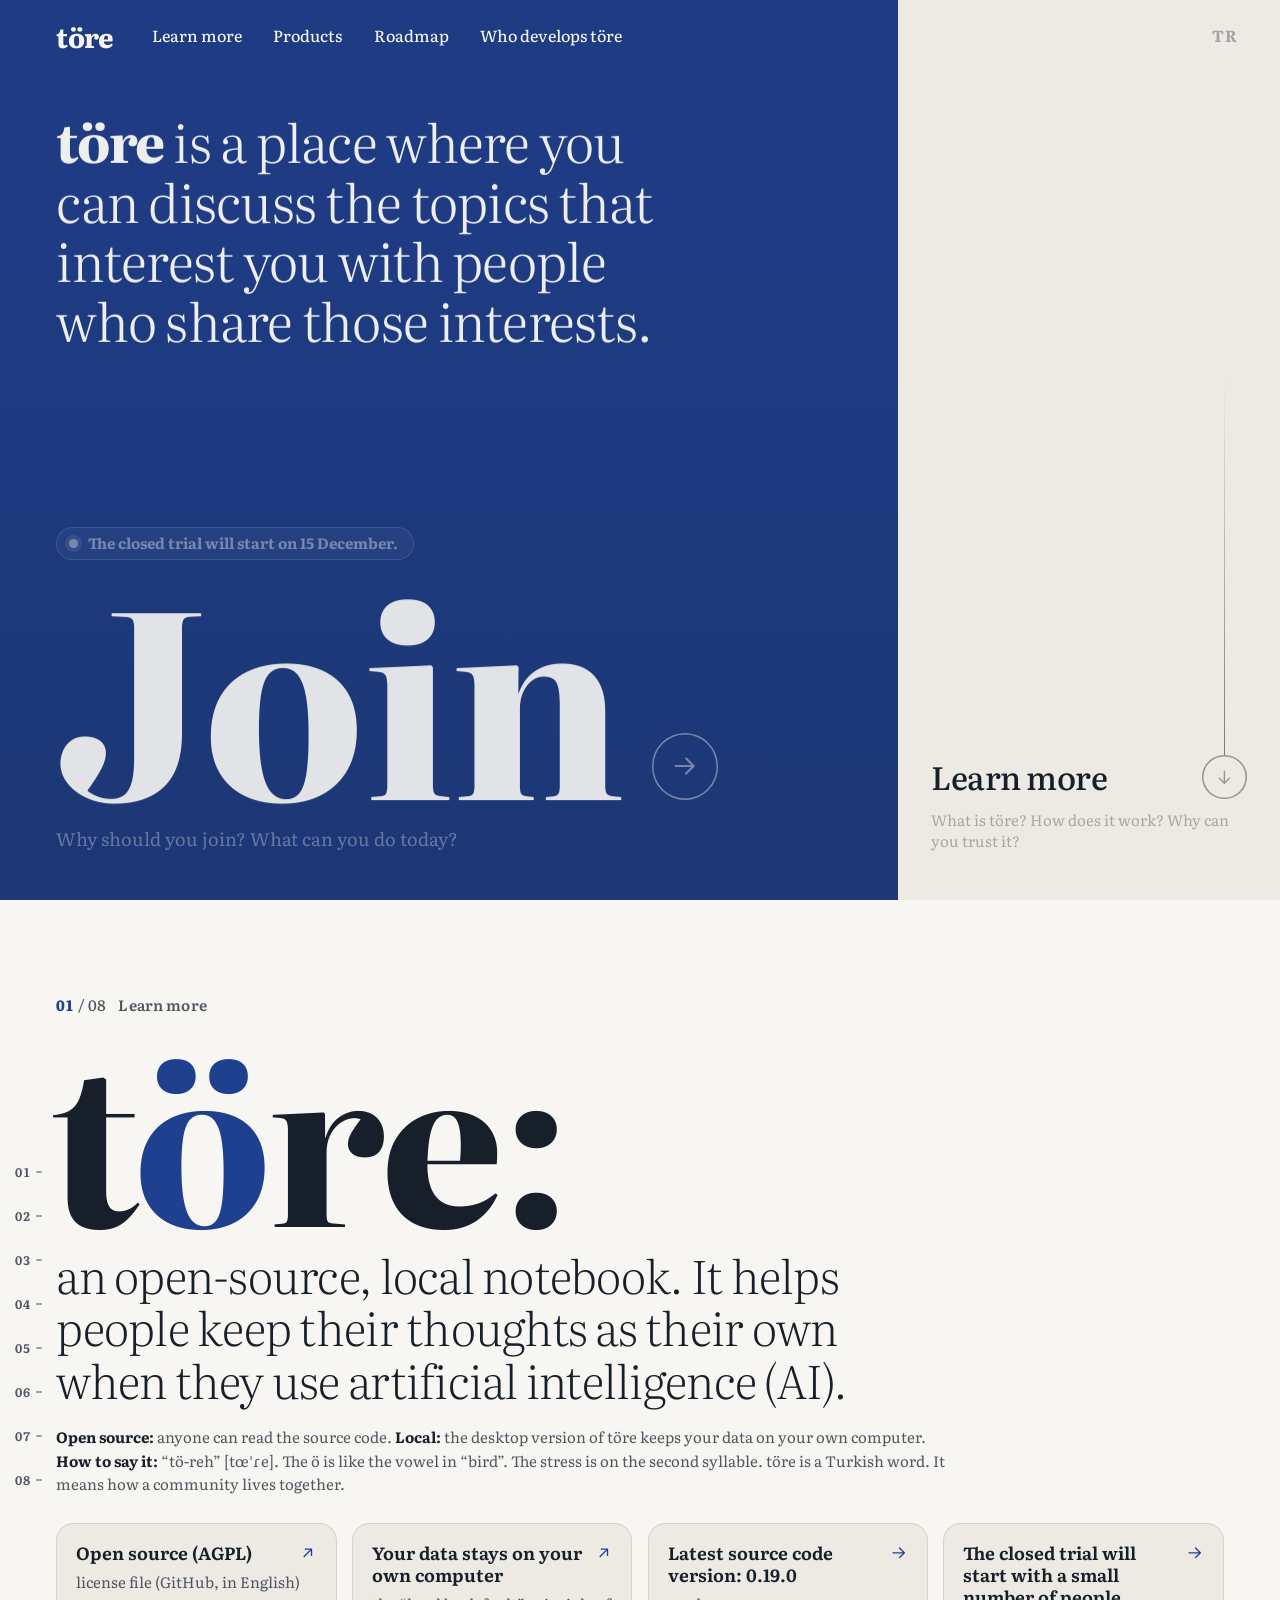
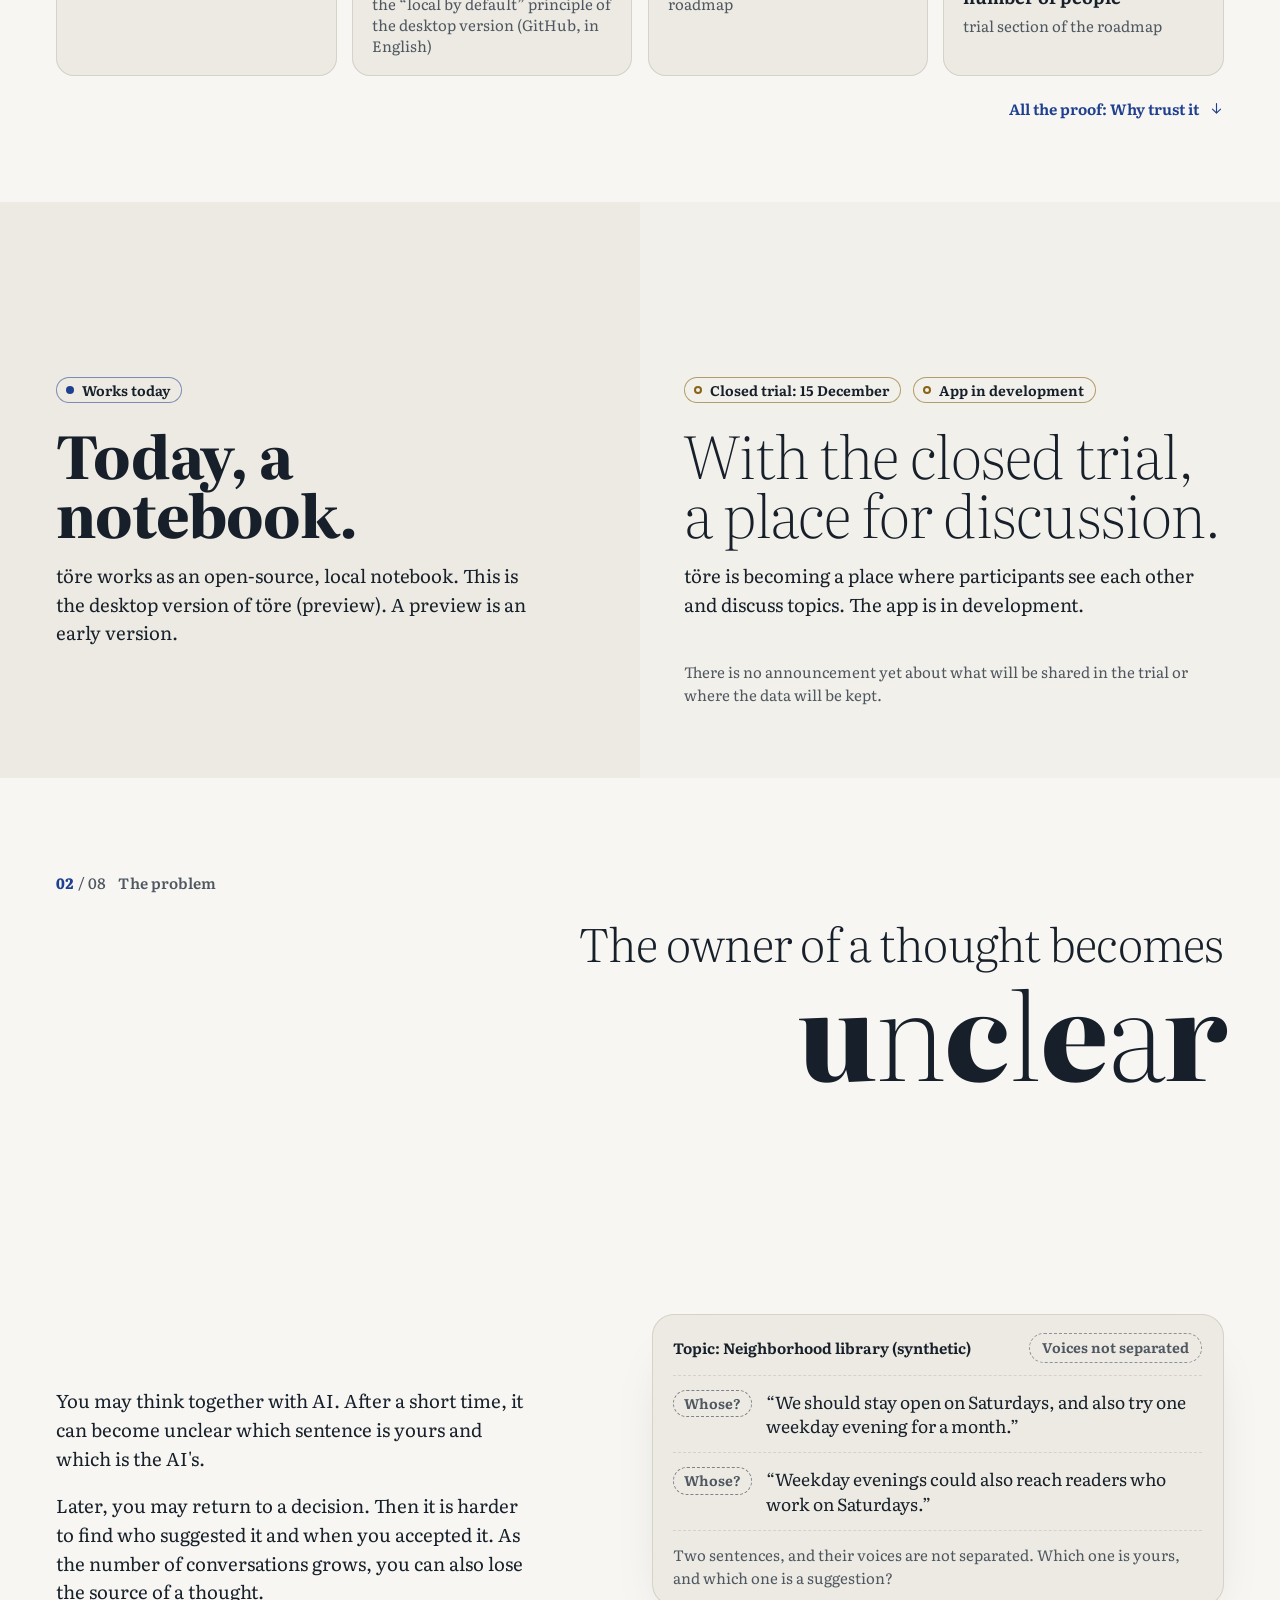
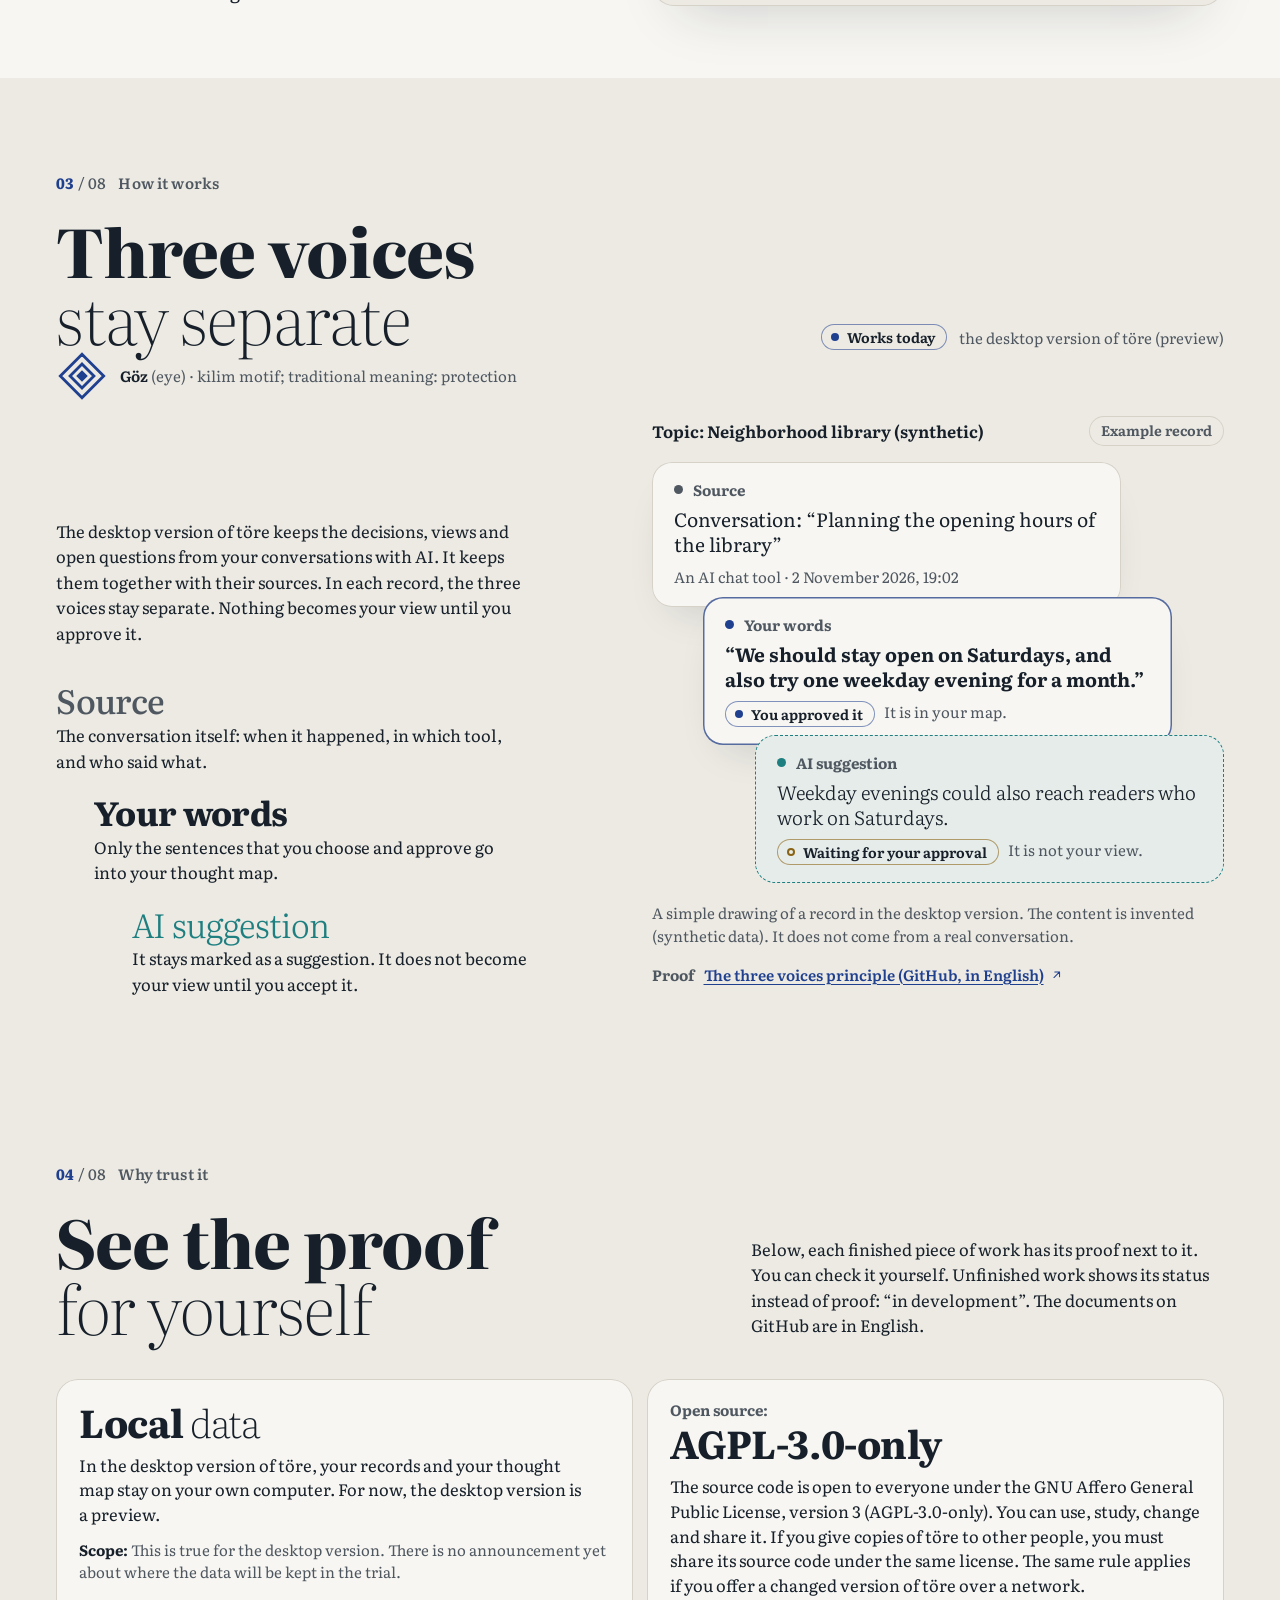
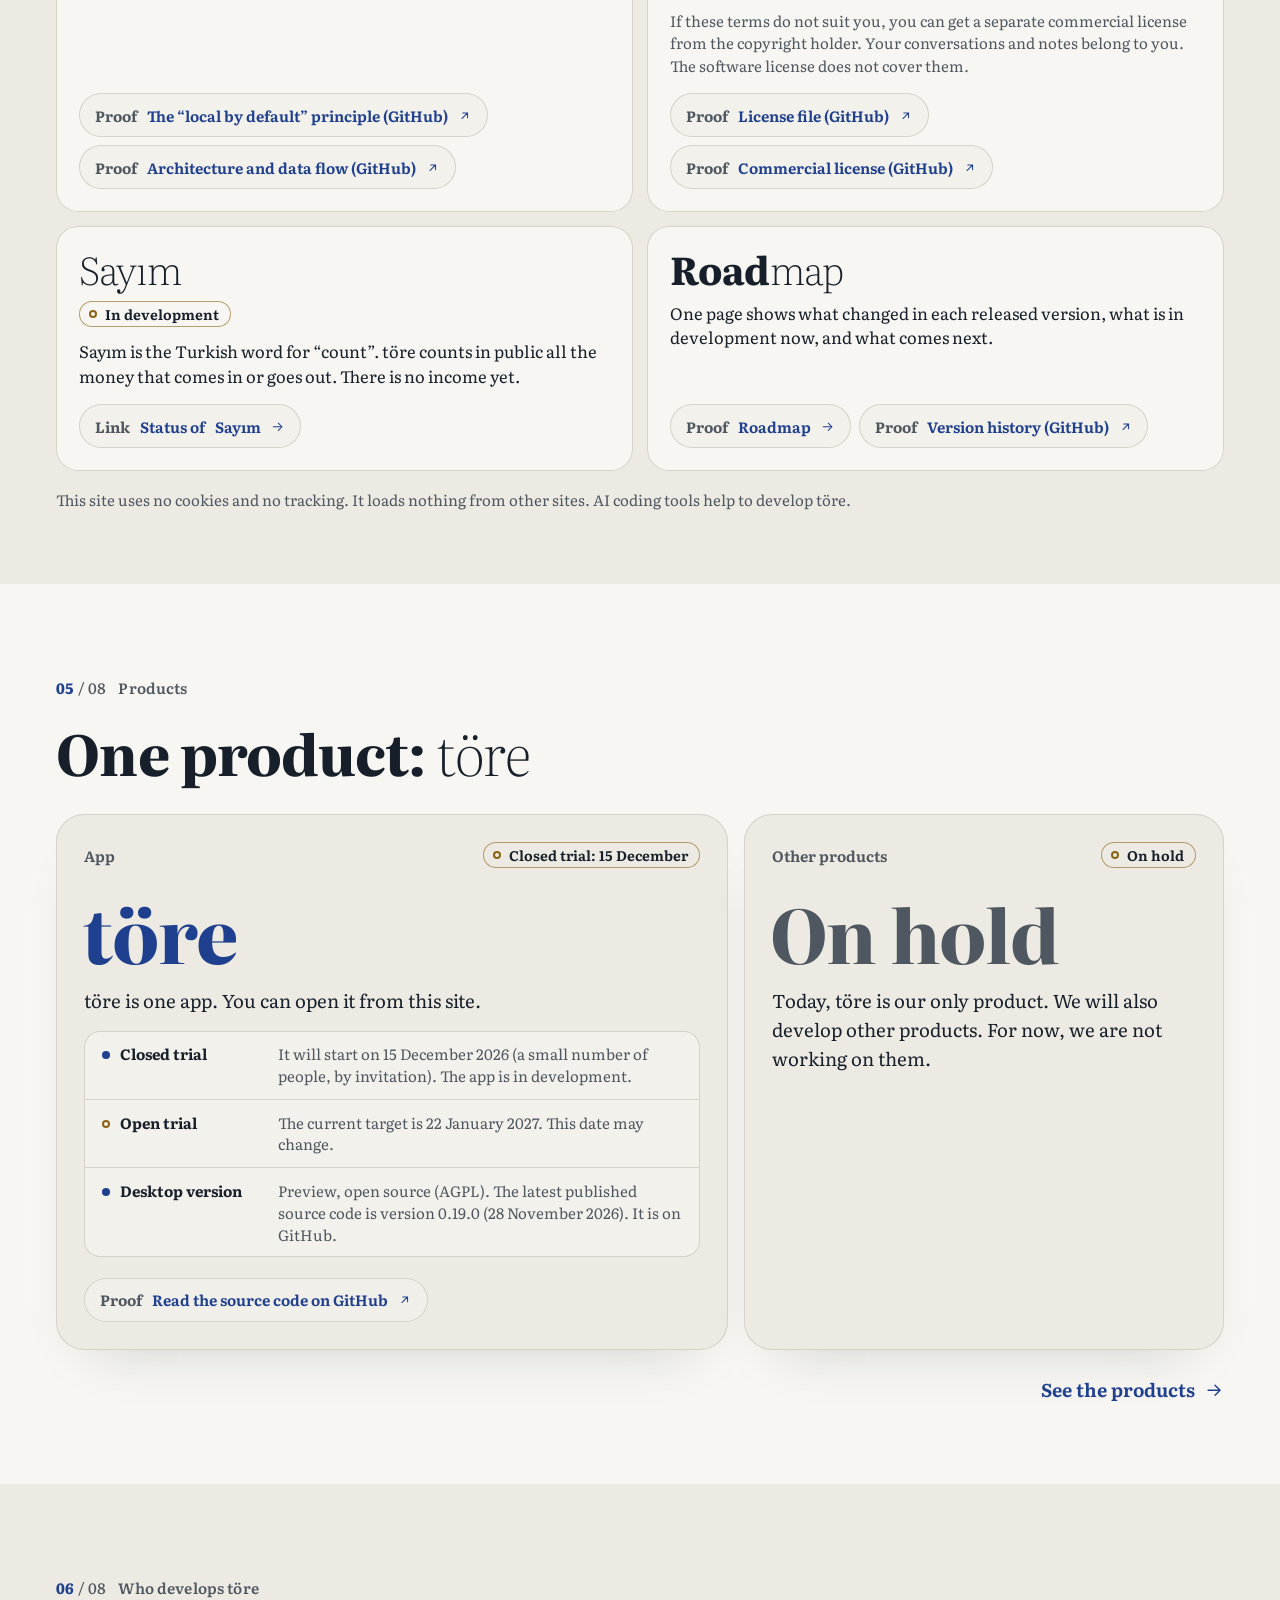
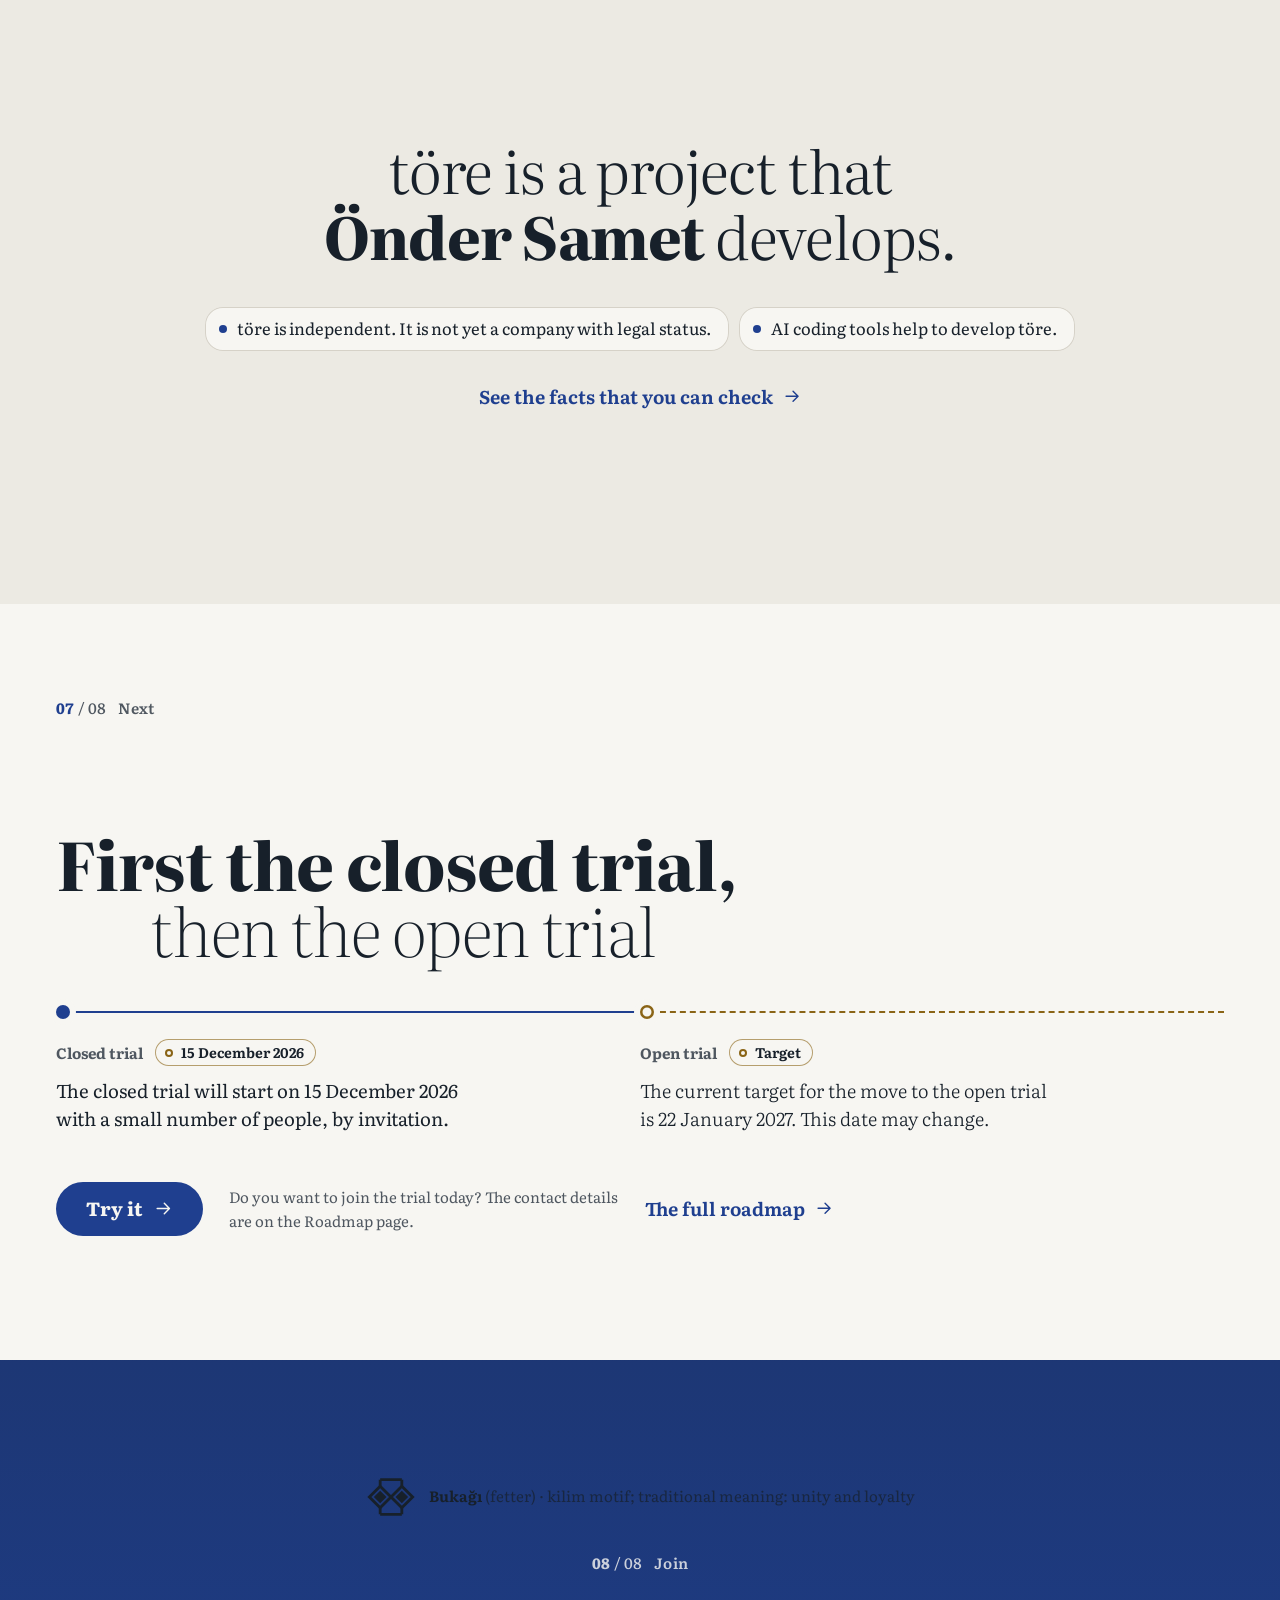
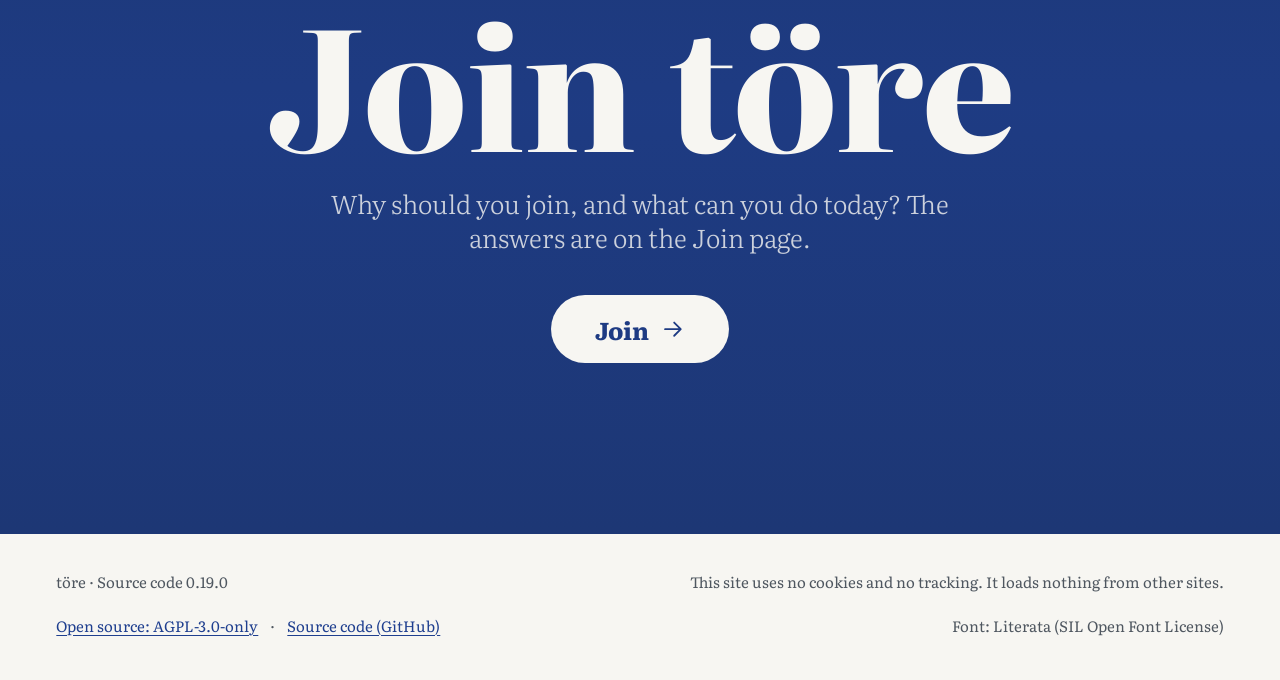
<file: tore-site/en/index.html>
<!doctype html>
<html lang="en">
<head>
<meta charset="utf-8">
<title>töre</title>
<meta name="robots" content="noindex">
<link rel="canonical" href="https://ondersamet97.github.io/en/">
<meta http-equiv="refresh" content="0; url=https://ondersamet97.github.io/en/">
</head>
<body>
<p><a href="https://ondersamet97.github.io/en/">The new address of töre: ondersamet97.github.io/en/</a></p>
</body>
</html>
</file>
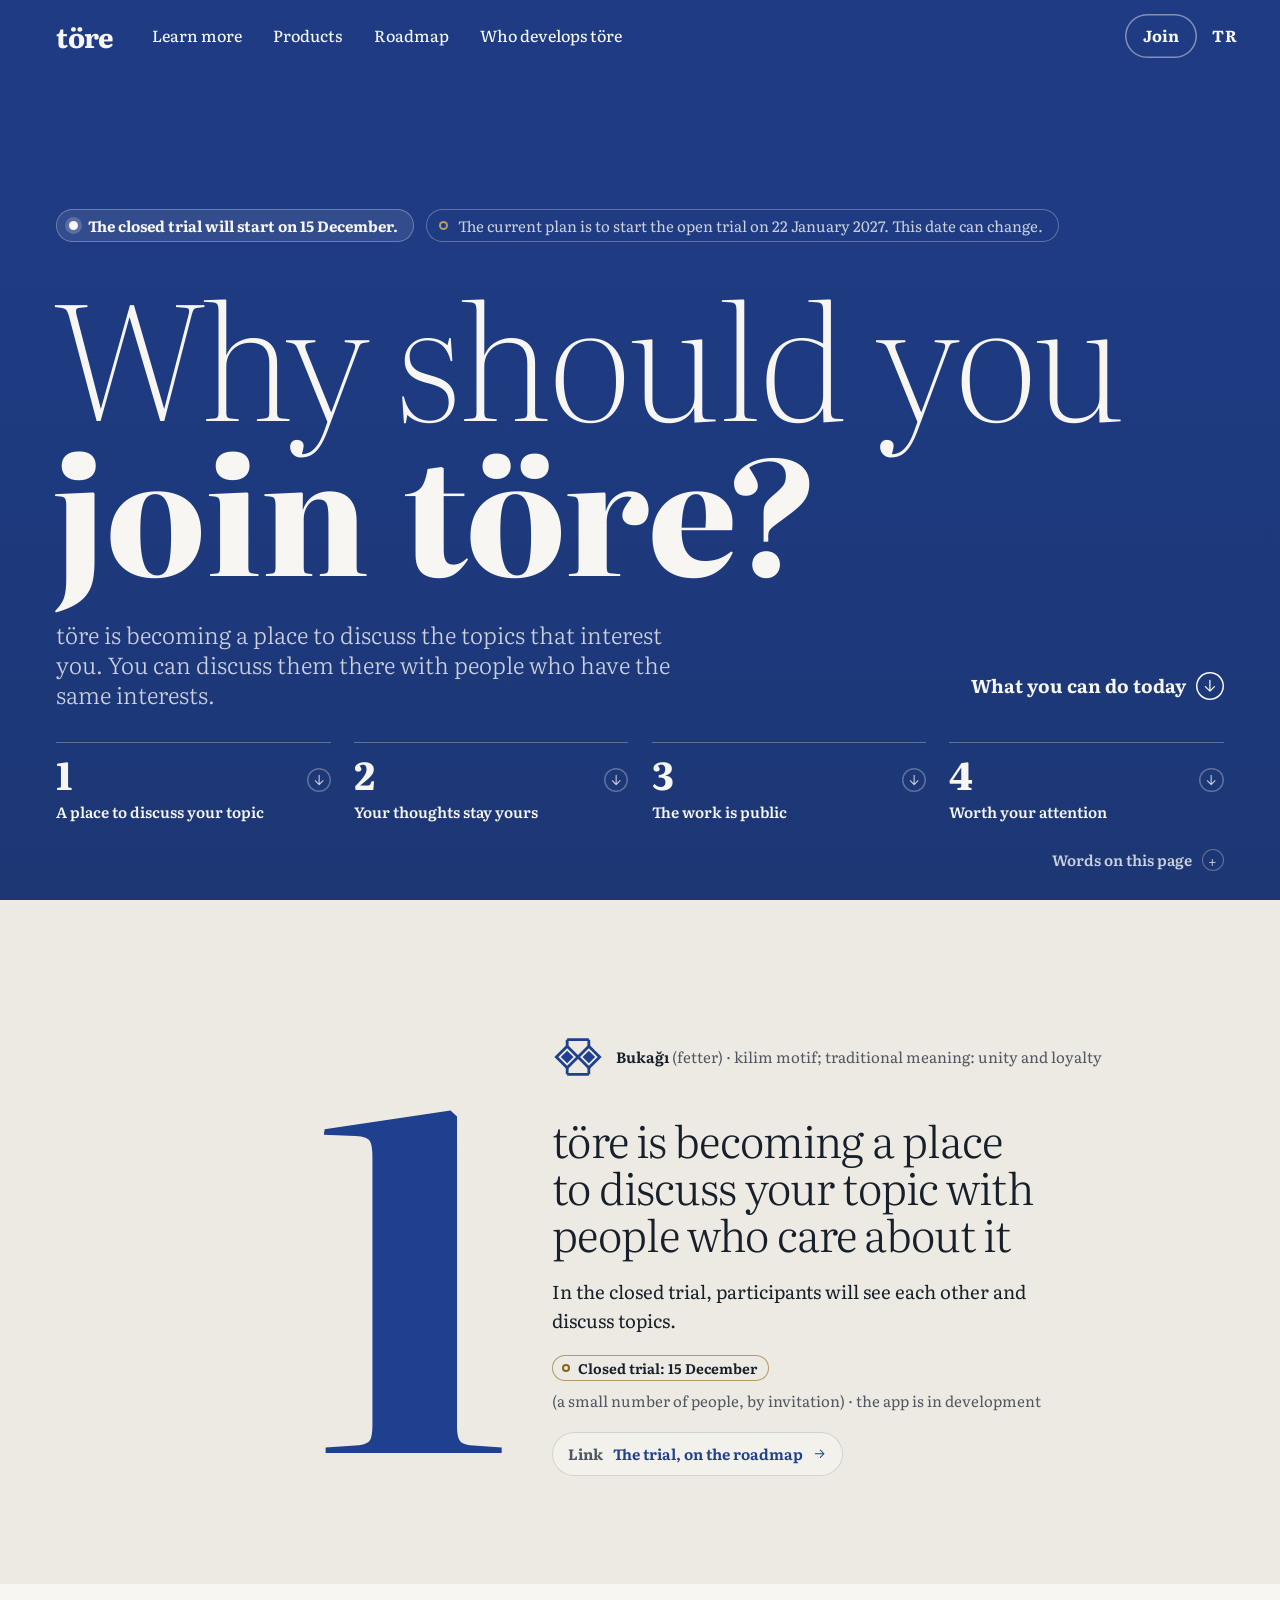
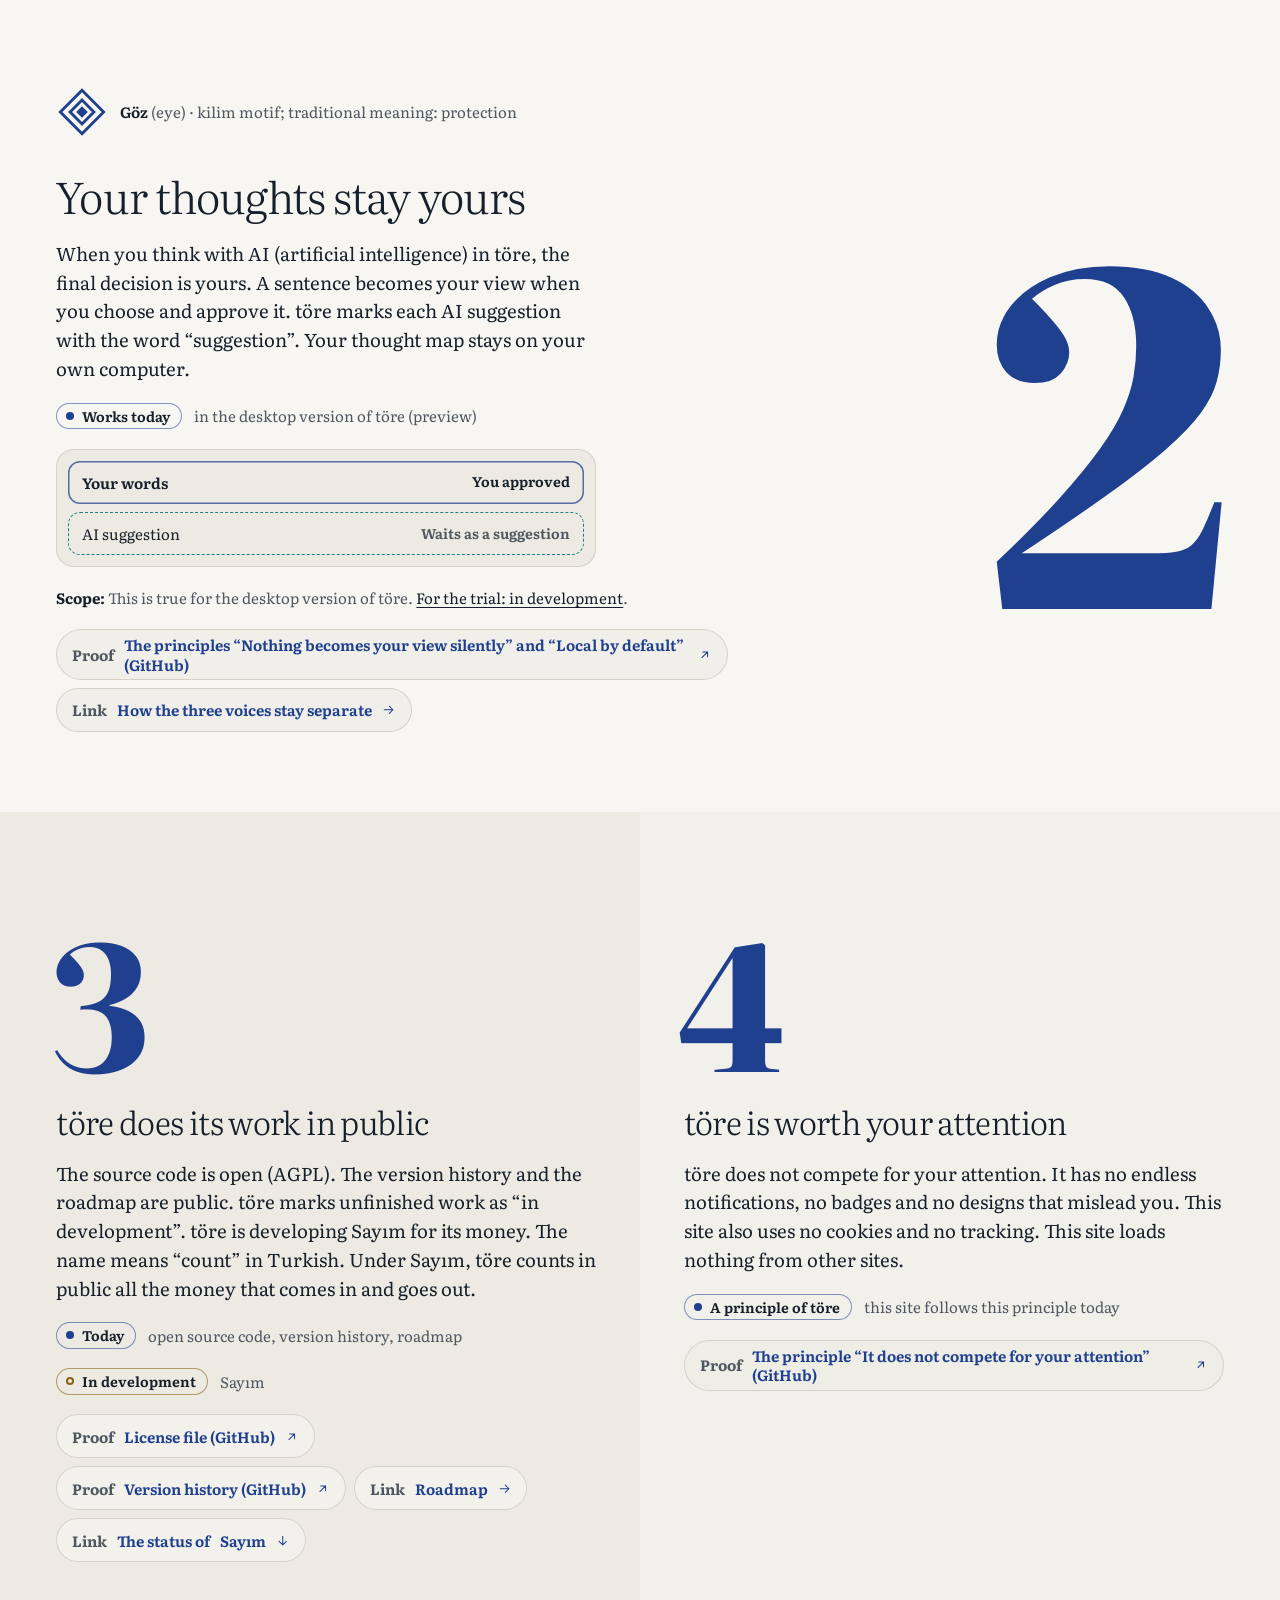
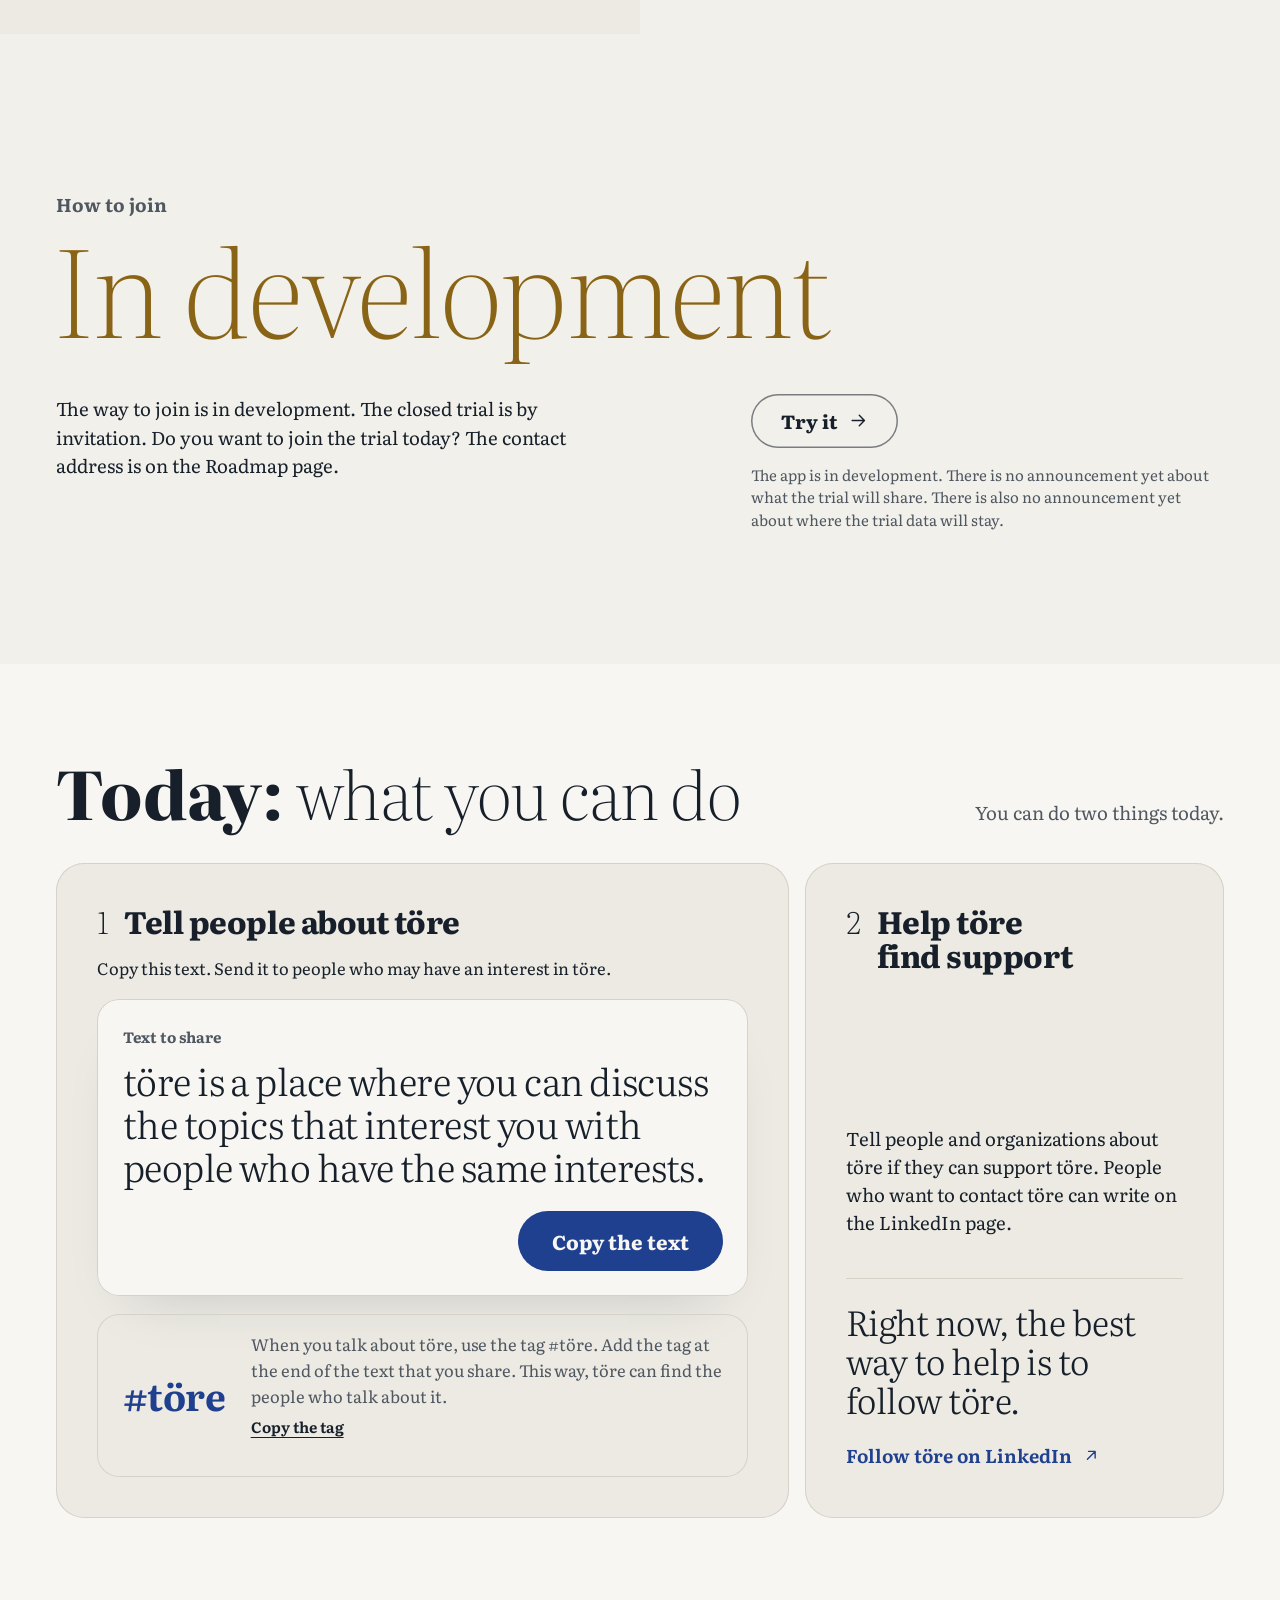
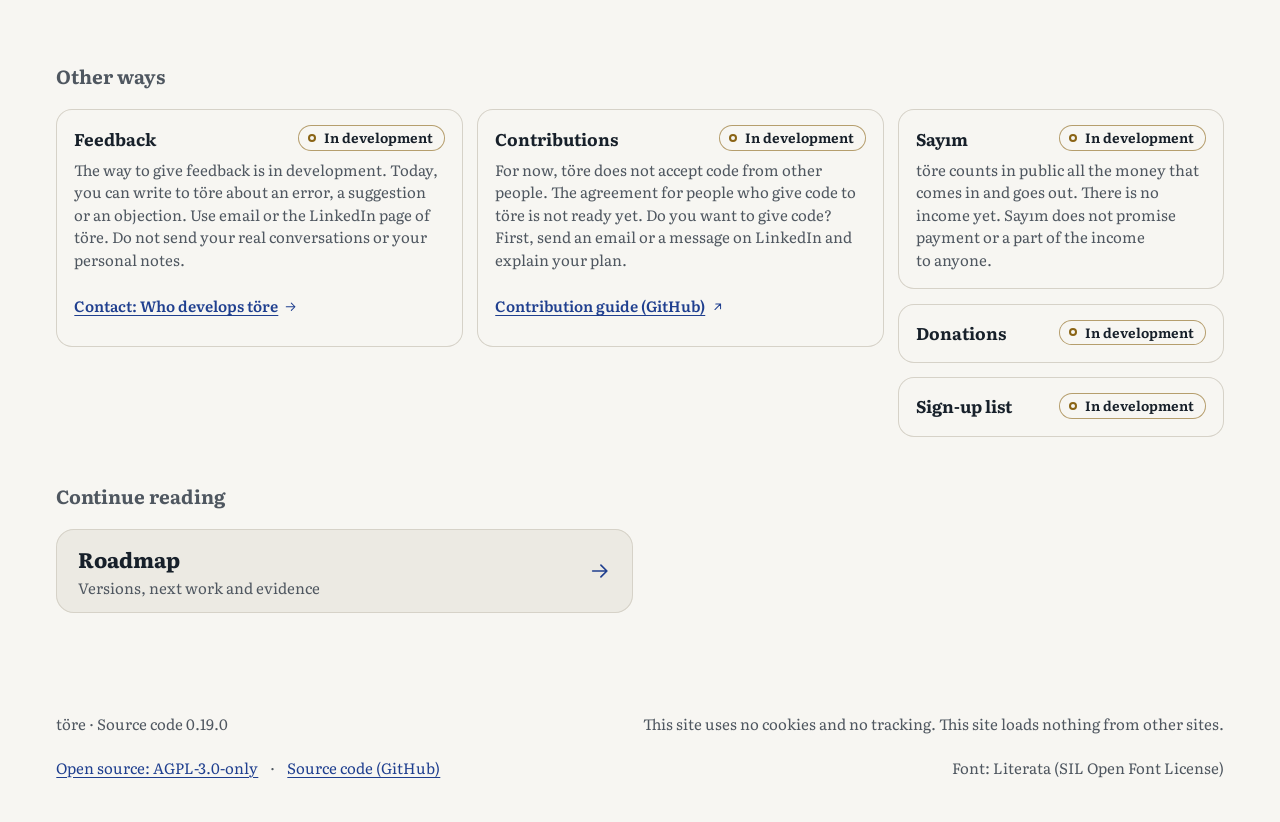
<file: katil.html>
<!doctype html>
<html lang="tr">
<head>
<meta charset="utf-8">
<meta name="viewport" content="width=device-width, initial-scale=1">
<script src="dil.js"></script>
<meta http-equiv="Content-Security-Policy" content="default-src 'self'; script-src 'self'; style-src 'self'; font-src 'self'; img-src 'self' data:; connect-src 'none'; object-src 'none'; base-uri 'self'; form-action 'none'">
<meta name="referrer" content="strict-origin-when-cross-origin">
<link rel="canonical" href="https://ondersamet97.github.io/katil.html">
<link rel="alternate" hreflang="tr" href="https://ondersamet97.github.io/katil.html">
<link rel="alternate" hreflang="en" href="https://ondersamet97.github.io/en/katil.html">
<link rel="alternate" hreflang="x-default" href="https://ondersamet97.github.io/katil.html">
<link rel="icon" href="marka/favicon.svg" type="image/svg+xml">
<title>Katıl · töre</title>
<meta name="description" content="töre'ye neden katılmalısın: dört neden, her birinin yanında bugünkü durumu. Kapalı deneme 15 Aralık 2026'da başlayacak; bugün yapabileceğin iki şey bu sayfada.">
<meta property="og:type" content="website">
<meta property="og:site_name" content="töre">
<meta property="og:locale" content="tr_TR">
<meta property="og:title" content="Katıl · töre">
<meta property="og:description" content="töre'ye neden katılmalısın: dört neden, her birinin yanında bugünkü durumu. Kapalı deneme 15 Aralık 2026'da başlayacak; bugün yapabileceğin iki şey bu sayfada.">
<meta property="og:url" content="https://ondersamet97.github.io/katil.html">
<meta property="og:image" content="https://ondersamet97.github.io/marka/paylasim.png">
<meta property="og:image:width" content="1200">
<meta property="og:image:height" content="630">
<meta name="twitter:card" content="summary_large_image">
<link rel="preload" href="ortak/Literata-wght.woff" as="font" type="font/woff" crossorigin>
<link rel="stylesheet" href="ortak/temel.css">
<link rel="stylesheet" href="stil.css">
<link rel="stylesheet" href="stil/katil.css">
<script src="betik.js" defer></script>
</head>
<body class="sayfa--katil">
<a class="atla" href="#icerik">İçeriğe geç</a>

<header class="ust ust--tek">
  <div class="ust__sol">
    <a class="ust__marka" href="index.html" aria-label="töre ana sayfa">töre</a>
    <nav class="ust__menu" aria-label="Ana menü">
      <ul>
        <li><a href="index.html#bilgi">Bilgi al</a></li>
        <li><a href="urunler.html">Ürünler</a></li>
        <li><a href="yol.html">Yol haritası</a></li>
        <li><a href="kim.html">Kim geliştiriyor</a></li>
      </ul>
    </nav>
  </div>
  <div class="ust__sag">
    <a class="ust__katil" href="katil.html" aria-current="page">Katıl</a>
    <a class="ust__dil" href="en/katil.html" hreflang="en" lang="en">EN<span class="gizli"> (English)</span></a>
    <details class="ust__cekmece">
      <summary><span class="ust__cekmece-ad">Menü</span></summary>
      <nav aria-label="Ana menü">
        <ul>
          <li><a href="index.html#bilgi">Bilgi al</a></li>
          <li><a href="urunler.html">Ürünler</a></li>
          <li><a href="yol.html">Yol haritası</a></li>
          <li><a href="kim.html">Kim geliştiriyor</a></li>
        </ul>
      </nav>
    </details>
  </div>
</header>

<main id="icerik">

  <!-- İlk ekran: durum, soru, giriş ve dört nedenin dizini. Perde bu sayfada bölünmez.
       Dizinde yalnız kısa adlar var; her biri aşağıdaki nedenine kayar. -->
  <section class="perde perde--tek" data-perde aria-labelledby="baslik">
    <p class="katil__durum"><span class="katil__rozet">Kapalı deneme 15 Aralık'ta başlayacak.</span> <span class="katil__rozet katil__rozet--hedef">Açık denemeye geçiş için şu anki hedef 22 Ocak 2027; bu tarih değişebilir.</span></p>
    <h1 class="katil__baslik" id="baslik"><span class="hafif">töre'ye neden</span> <span class="dev" data-sigdir>katılmalısın?</span></h1>
    <div class="katil__giris">
      <p>töre, ilgilendiğin konuları o konularla ilgilenen kişilerle tartışabileceğin bir yer oluyor.</p>
      <ul class="katil__atla">
        <li><a href="#bugun">Bugün yapabileceklerin<svg class="ok" viewBox="0 0 24 24" aria-hidden="true" focusable="false"><path d="M12 4v15M5.5 13l6.5 6.5 6.5-6.5"/></svg></a></li>
      </ul>
    </div>
    <nav class="kd" aria-label="Katılmak için dört neden">
      <ol>
        <li><a href="#neden-1"><span class="kd__ust"><span class="kd__no" aria-hidden="true">1</span><svg class="ok" viewBox="0 0 24 24" aria-hidden="true" focusable="false"><path d="M12 4v15M5.5 13l6.5 6.5 6.5-6.5"/></svg></span><span class="kd__ad">Konunu tartışabileceğin yer</span></a></li>
        <li><a href="#neden-2"><span class="kd__ust"><span class="kd__no" aria-hidden="true">2</span><svg class="ok" viewBox="0 0 24 24" aria-hidden="true" focusable="false"><path d="M12 4v15M5.5 13l6.5 6.5 6.5-6.5"/></svg></span><span class="kd__ad">Düşüncen senin kalır</span></a></li>
        <li><a href="#neden-3"><span class="kd__ust"><span class="kd__no" aria-hidden="true">3</span><svg class="ok" viewBox="0 0 24 24" aria-hidden="true" focusable="false"><path d="M12 4v15M5.5 13l6.5 6.5 6.5-6.5"/></svg></span><span class="kd__ad">İş herkesin önünde</span></a></li>
        <li><a href="#neden-4"><span class="kd__ust"><span class="kd__no" aria-hidden="true">4</span><svg class="ok" viewBox="0 0 24 24" aria-hidden="true" focusable="false"><path d="M12 4v15M5.5 13l6.5 6.5 6.5-6.5"/></svg></span><span class="kd__ad">Dikkatine değer</span></a></li>
      </ol>
    </nav>
    <details class="sozluk">
      <summary>Bu sayfadaki sözcükler</summary>
      <p>Önizleme, erken bir sürüm demektir.</p>
    </details>
  </section>

  <!-- Nedenler: iki ölçekte dört sahne. -->
  <section id="neden" aria-labelledby="neden-baslik">
    <h2 class="gizli" id="neden-baslik">Katılmak için dört neden</h2>


    <ol class="nedenler">
      <li class="sahne neden neden--tam" id="neden-1">
        <span class="neden__no" aria-hidden="true">1</span>
        <div class="neden__ic">
          <figure class="motif motif--bukagi"><span class="motif__sekil" aria-hidden="true"></span><figcaption><b>Bukağı</b> · kilim motifi; geleneksel anlamı birlik ve bağlılık</figcaption></figure>
          <h3>töre, konunla ilgilenenlerle tartışabileceğin bir yer oluyor</h3>
          <p class="neden__govde">Kapalı denemede katılımcılar birbirini görecek ve konuları tartışacak.</p>
          <p class="neden__durum"><span class="durum durum--okru">Kapalı deneme 15 Aralık'ta</span> (az sayıda kişi, davetle) · uygulama geliştiriliyor</p>
          <ul class="cipler">
            <li><a class="cip" href="yol.html#deneme"><span class="cip__tur">Bağlantı</span>Deneme, yol haritasında<svg class="ok" viewBox="0 0 24 24" aria-hidden="true" focusable="false"><path d="M4 12h15M13 5.5l6.5 6.5-6.5 6.5"/></svg></a></li>
          </ul>
        </div>
      </li>

      <li class="sahne neden neden--tam neden--ters" id="neden-2">
        <span class="neden__no" aria-hidden="true">2</span>
        <div class="neden__ic">
          <figure class="motif motif--goz"><span class="motif__sekil" aria-hidden="true"></span><figcaption><b>Göz</b> · kilim motifi; geleneksel anlamı korunma</figcaption></figure>
          <h3>Düşüncen senin kalır</h3>
          <p class="neden__govde">töre'de yapay zekâyla düşünürken son söz senindir. Bir cümle, sen seçip onaylayınca görüşün olur. Yapay zekânın önerisi, öneri olarak işaretli bekler. Düşünce haritan kendi bilgisayarında durur.</p>
          <p class="neden__durum"><span class="durum">Bugün çalışıyor</span> töre'nin masaüstü sürümü (önizleme)</p>
          <div class="onay" aria-hidden="true">
            <p class="onay__satir onay__satir--soz"><span>Senin sözün</span><span class="onay__etiket">Onayladın</span></p>
            <p class="onay__satir onay__satir--yz"><span>Yapay zekâ önerisi</span><span class="onay__etiket">Öneri olarak bekliyor</span></p>
          </div>
          <p class="not"><b>Kapsam:</b> Bu, töre'nin masaüstü sürümü için geçerli. <a href="yol.html#deneme">Deneme için: geliştiriliyor</a>.</p>
          <ul class="cipler">
            <li><a class="cip" href="https://github.com/ondersamet97/tore#principles"><span class="cip__tur">Kanıt</span>“Hiçbir şey sessizce görüşün olmaz” ve “Varsayılan olarak yerel” ilkeleri (GitHub, İngilizce)<svg class="ok" viewBox="0 0 24 24" aria-hidden="true" focusable="false"><path d="M7 17 17 7M8.5 7H17v8.5"/></svg></a></li>
            <li><a class="cip" href="index.html#nasil"><span class="cip__tur">Bağlantı</span>Üç ses nasıl ayrı kalır<svg class="ok" viewBox="0 0 24 24" aria-hidden="true" focusable="false"><path d="M4 12h15M13 5.5l6.5 6.5-6.5 6.5"/></svg></a></li>
          </ul>
        </div>
      </li>

      <li class="sahne neden neden--yarim" id="neden-3">
        <span class="neden__no" aria-hidden="true">3</span>
        <div class="neden__ic">
          <h3>töre işini herkesin önünde yapar</h3>
          <p class="neden__govde">töre'nin kaynak kodu açık (AGPL). Sürüm geçmişi ve yol haritası herkesin önünde. Bitmemiş iş “geliştiriliyor” diye yazılır. töre'nin parası için Sayım geliştiriliyor; ilkesi şu: Gelen ve giden her kuruş herkesin önünde sayılır.</p>
          <p class="neden__durum"><span class="durum">Bugün</span> açık kaynak kodu, sürüm geçmişi, yol haritası</p>
          <p class="neden__durum"><span class="durum durum--okru">Geliştiriliyor</span> Sayım</p>
          <ul class="cipler">
            <li><a class="cip" href="https://github.com/ondersamet97/tore/blob/main/LICENSE"><span class="cip__tur">Kanıt</span>Lisans dosyası (GitHub)<svg class="ok" viewBox="0 0 24 24" aria-hidden="true" focusable="false"><path d="M7 17 17 7M8.5 7H17v8.5"/></svg></a></li>
            <li><a class="cip" href="https://github.com/ondersamet97/tore/blob/main/CHANGELOG.md"><span class="cip__tur">Kanıt</span>Sürüm geçmişi (GitHub)<svg class="ok" viewBox="0 0 24 24" aria-hidden="true" focusable="false"><path d="M7 17 17 7M8.5 7H17v8.5"/></svg></a></li>
            <li><a class="cip" href="yol.html"><span class="cip__tur">Bağlantı</span>Yol haritası<svg class="ok" viewBox="0 0 24 24" aria-hidden="true" focusable="false"><path d="M4 12h15M13 5.5l6.5 6.5-6.5 6.5"/></svg></a></li>
            <li><a class="cip" href="#sayim"><span class="cip__tur">Bağlantı</span>Sayım'ın durumu<svg class="ok" viewBox="0 0 24 24" aria-hidden="true" focusable="false"><path d="M12 4v15M5.5 13l6.5 6.5 6.5-6.5"/></svg></a></li>
          </ul>
        </div>
      </li>

      <li class="sahne neden neden--yarim" id="neden-4">
        <span class="neden__no" aria-hidden="true">4</span>
        <div class="neden__ic">
          <h3>töre dikkatine değer</h3>
          <p class="neden__govde">töre dikkatini çalmaya uğraşmaz: bildirim yağmuru, rozet, seni yanıltan tasarım kalıpları yok. Bu site de çerez ve izleme kullanmaz; dışarıdan hiçbir şey yüklemez.</p>
          <p class="neden__durum"><span class="durum">töre'nin ilkesi</span> bu site bugün bu ilkeyle çalışıyor</p>
          <ul class="cipler">
            <li><a class="cip" href="https://github.com/ondersamet97/tore#principles"><span class="cip__tur">Kanıt</span>“Dikkatin için yarışmaz” ilkesi (GitHub, İngilizce)<svg class="ok" viewBox="0 0 24 24" aria-hidden="true" focusable="false"><path d="M7 17 17 7M8.5 7H17v8.5"/></svg></a></li>
          </ul>
        </div>
      </li>
    </ol>
  </section>

  <!-- Nasıl katılınır -->
  <section class="sahne sahne--yol" id="nasil-katilinir" aria-labelledby="nk-baslik">
    <h2 class="yol2__baslik" id="nk-baslik">Nasıl katılınır</h2>
    <p class="yol2__durum">Geliştiriliyor</p>
    <p class="yol2__govde">Katılma yolu geliştiriliyor. Kapalı deneme davetle yapılacak. Denemeye bugün katılmak istiyorsan iletişim adresi yol haritasında.</p>
    <div class="yol2__yan">
      <a class="dugme dugme--ikincil" href="yol.html#deneme">Dene<svg class="ok" viewBox="0 0 24 24" aria-hidden="true" focusable="false"><path d="M4 12h15M13 5.5l6.5 6.5-6.5 6.5"/></svg></a>
      <p class="not">Uygulama geliştiriliyor. Denemede neyin paylaşılacağı ve verinin nerede tutulacağı henüz açıklanmadı.</p>
    </div>
  </section>

  <!-- Bugün yapabileceklerin: sayfanın tek ana eylemi burada (Metni kopyala). -->
  <section class="sahne sahne--bugun2" id="bugun" aria-labelledby="bugun-baslik">
    <div class="bugun2__bas">
      <h2 id="bugun-baslik"><span class="agir">Bugün</span> <span class="hafif">yapabileceklerin</span></h2>
      <p>Bugün yapabileceğin iki şey var.</p>
    </div>
    <div class="iki-sey">
      <article class="sey sey--anlat" id="paylas">
        <h3><span class="sey__no" aria-hidden="true">1</span>töre'yi anlat</h3>
        <p>Bu metni kopyala; töre'yle ilgilenebilecek kişilere gönder.</p>
        <div class="mesaj">
          <p class="mesaj__ust">Paylaşma metni</p>
          <p class="paylas__metin" id="paylas-metni">töre, ilgilendiğiniz konularda o konularla ilgilenen kişilerle tartışabileceğiniz bir yer.</p>
          <div class="paylas__eylem">
            <p class="kopya-durum" id="kopya-durum" role="status" data-tamam="Kopyalandı." data-olmadi="Kopyalanamadı; metni elle seçip kopyala."></p>
            <button class="dugme" type="button" data-kopyala="paylas-metni" data-durum="kopya-durum">Metni kopyala</button>
          </div>
        </div>
        <div class="etiketle">
          <p class="etiketle__ad" id="tore-etiketi">#töre</p>
          <div class="etiketle__yan">
            <p class="etiketle__govde">töre'den söz ederken #töre etiketini kullan: paylaşırken metnin sonuna ekle. Böylece töre'den söz edenleri bulabiliriz.</p>
            <div class="etiketle__eylem">
              <button class="etiketle__dugme" type="button" data-kopyala="tore-etiketi" data-durum="etiket-durum">Etiketi kopyala</button>
              <p class="kopya-durum" id="etiket-durum" role="status" data-tamam="Kopyalandı." data-olmadi="Kopyalanamadı; etiketi elle yaz."></p>
            </div>
          </div>
        </div>
      </article>
      <article class="sey sey--kaynak" id="kaynak">
        <h3><span class="sey__no" aria-hidden="true">2</span>töre'ye kaynak sağlamaya çalış</h3>
        <p>töre'yi destekleyebilecek kişi ve kurumlara anlat. töre'ye ulaşmak isteyen LinkedIn sayfasından yazabilir.</p>
        <div class="takip">
          <p class="takip__soz">Şu an takip etmen en büyük destek olur.</p>
          <a class="ileri" href="https://www.linkedin.com/company/tore-app/">töre'yi LinkedIn'de takip et<svg class="ok" viewBox="0 0 24 24" aria-hidden="true" focusable="false"><path d="M7 17 17 7M8.5 7H17v8.5"/></svg></a>
        </div>
      </article>
    </div>
  </section>

  <!-- Öteki yollar: altta, küçük -->
  <section class="oteki" id="oteki" aria-labelledby="oteki-baslik">
    <h2 id="oteki-baslik">Öteki yollar</h2>
    <div class="oteki__liste">
      <article class="yolcuk" id="geri-bildirim">
        <h3>Geri bildirim <span class="durum durum--okru">Geliştiriliyor</span></h3>
        <p>Geri bildirim yolu geliştiriliyor. Bugün hata, öneri ya da itirazını e-postayla ya da töre'nin LinkedIn sayfasından yazabilirsin. Gerçek konuşmalarını ya da kişisel notlarını gönderme.</p>
        <p class="bag"><a href="kim.html">İletişim: Kim geliştiriyor<svg class="ok" viewBox="0 0 24 24" aria-hidden="true" focusable="false"><path d="M4 12h15M13 5.5l6.5 6.5-6.5 6.5"/></svg></a></p>
      </article>
      <article class="yolcuk" id="katki">
        <h3>Katkı <span class="durum durum--okru">Geliştiriliyor</span></h3>
        <p>Kod katkıları şimdilik töre'ye eklenmiyor; katkı sözleşmesi henüz hazır değil. Kodla katkı vermek istersen önce e-postayla ya da LinkedIn'den ne yapacağını anlat.</p>
        <p class="bag"><a href="https://github.com/ondersamet97/tore/blob/main/CONTRIBUTING.md">Katkı rehberi (GitHub, İngilizce)<svg class="ok" viewBox="0 0 24 24" aria-hidden="true" focusable="false"><path d="M7 17 17 7M8.5 7H17v8.5"/></svg></a></p>
      </article>
      <article class="yolcuk" id="sayim">
        <h3>Sayım <span class="durum durum--okru">Geliştiriliyor</span></h3>
        <p>Gelen ve giden her kuruş herkesin önünde sayılır. Henüz gelir yok. Sayım kimseye ödeme ya da pay vaat etmez.</p>
      </article>
      <article class="yolcuk" id="bagis">
        <h3>Bağış <span class="durum durum--okru">Geliştiriliyor</span></h3>
      </article>
      <article class="yolcuk" id="katilim-listesi">
        <h3>Katılım listesi <span class="durum durum--okru">Geliştiriliyor</span></h3>
      </article>
    </div>
  </section>

  <nav class="devam" aria-labelledby="devam-baslik">
    <h2 id="devam-baslik">Okumaya devam et</h2>
    <ul>
      <li><a href="yol.html"><span><b>Yol haritası</b><span>Sürümler, sıradaki işler ve kanıtlar</span></span><svg class="ok" viewBox="0 0 24 24" aria-hidden="true" focusable="false"><path d="M4 12h15M13 5.5l6.5 6.5-6.5 6.5"/></svg></a></li>
    </ul>
  </nav>

</main>

<footer class="alt">
  <p>töre · Kaynak kodu 0.19.0</p>
  <p><a href="index.html#lisans">Açık kaynak: AGPL-3.0-only</a><span aria-hidden="true">·</span><a href="https://github.com/ondersamet97/tore">Kaynak kodu (GitHub)</a></p>
  <p>Bu site çerez ve izleme kullanmaz; dışarıdan hiçbir şey yüklemez.</p>
  <p>Yazı tipi: Literata (SIL Open Font License)</p>
</footer>

</body>
</html>
</file>
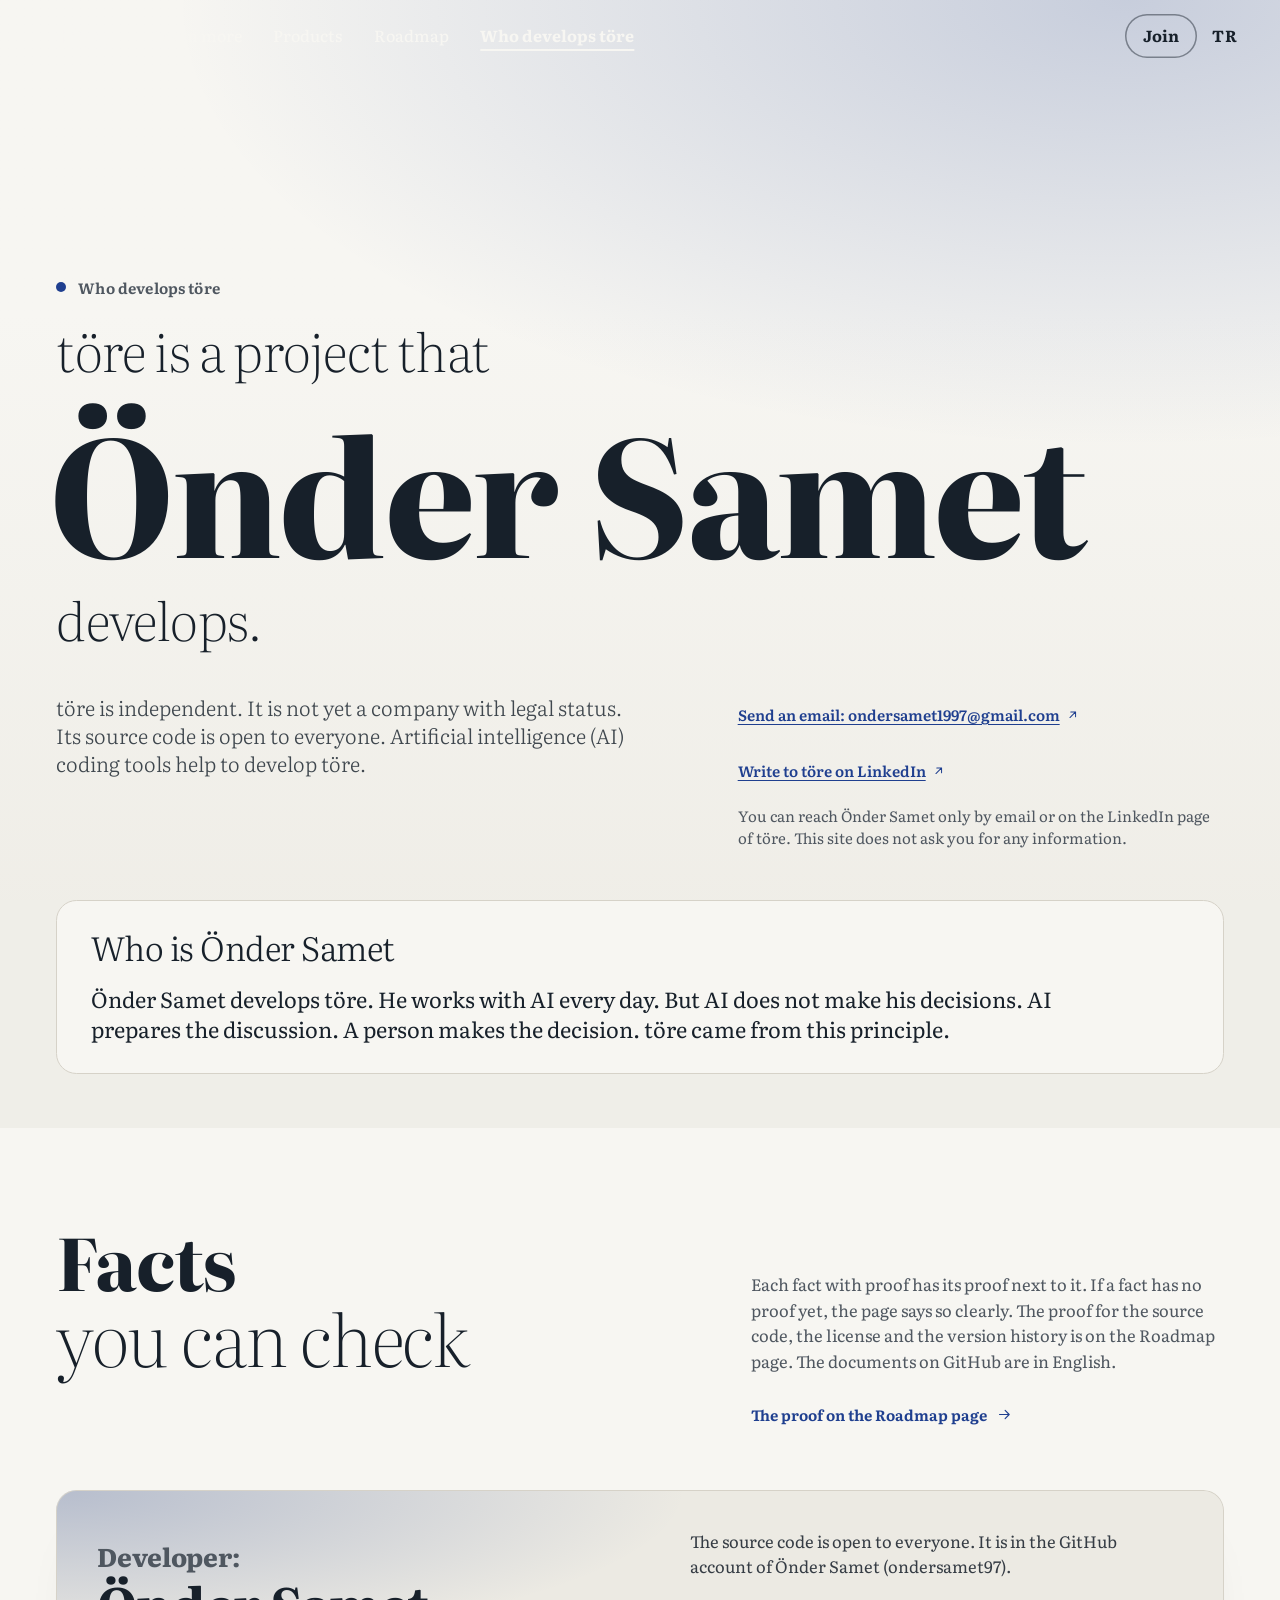
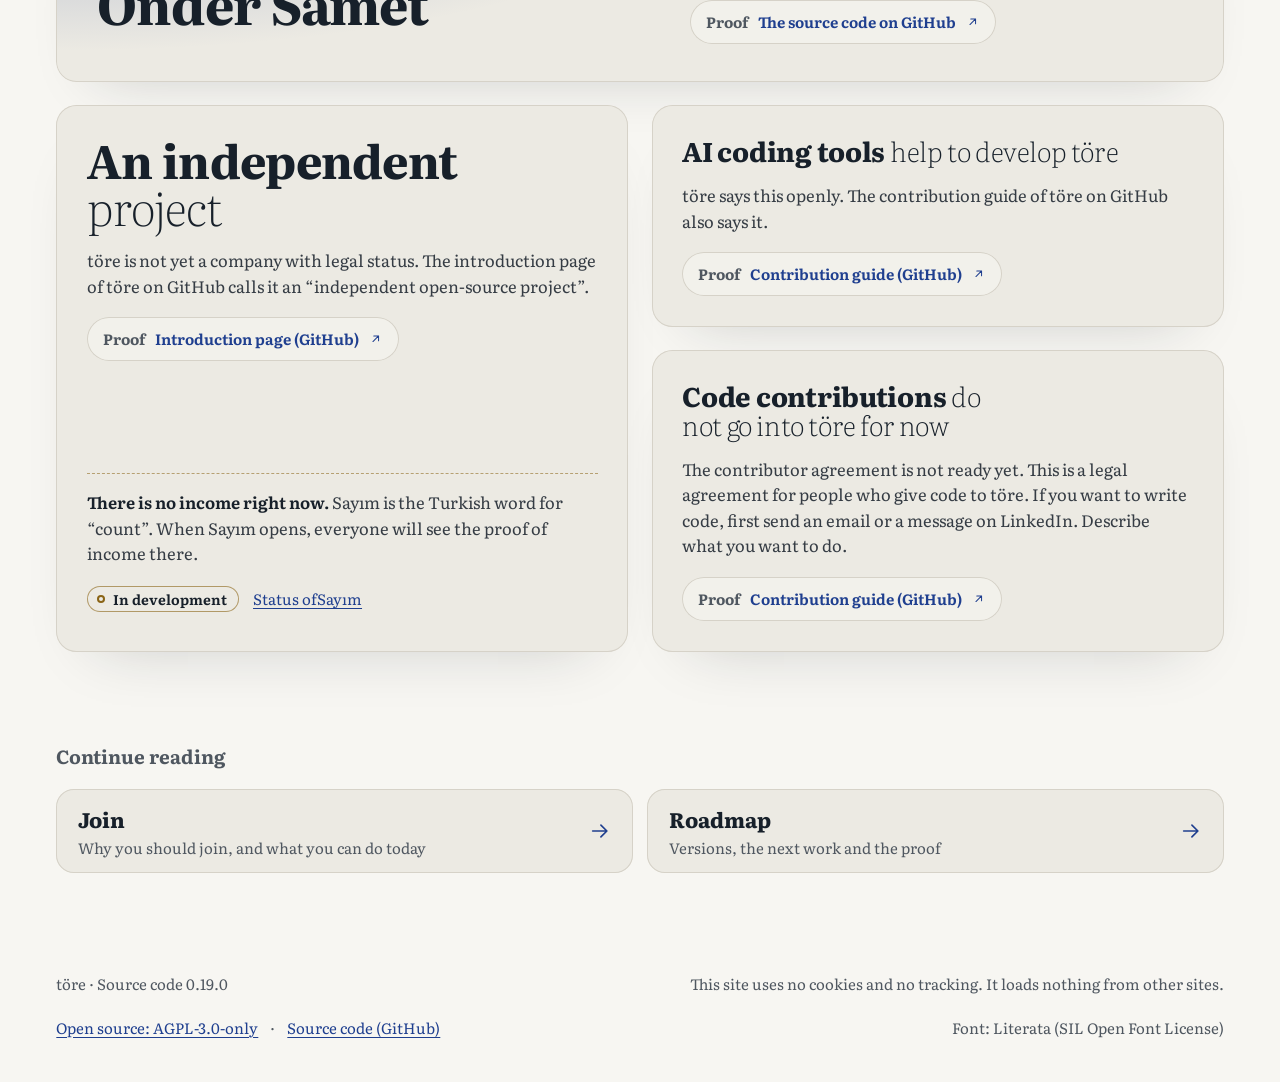
<file: kim.html>
<!doctype html>
<html lang="tr">
<head>
<meta charset="utf-8">
<meta name="viewport" content="width=device-width, initial-scale=1">
<script src="dil.js"></script>
<meta http-equiv="Content-Security-Policy" content="default-src 'self'; script-src 'self'; style-src 'self'; font-src 'self'; img-src 'self' data:; connect-src 'none'; object-src 'none'; base-uri 'self'; form-action 'none'">
<meta name="referrer" content="strict-origin-when-cross-origin">
<link rel="canonical" href="https://ondersamet97.github.io/kim.html">
<link rel="alternate" hreflang="tr" href="https://ondersamet97.github.io/kim.html">
<link rel="alternate" hreflang="en" href="https://ondersamet97.github.io/en/kim.html">
<link rel="alternate" hreflang="x-default" href="https://ondersamet97.github.io/kim.html">
<link rel="icon" href="marka/favicon.svg" type="image/svg+xml">
<title>Kim geliştiriyor · töre</title>
<meta name="description" content="töre, Önder Samet tarafından geliştirilen bir girişimdir. Bağımsızdır; henüz tüzel kişiliği olan bir şirket değildir. Doğrulanabilir bilgiler bu sayfada.">
<meta property="og:type" content="website">
<meta property="og:site_name" content="töre">
<meta property="og:locale" content="tr_TR">
<meta property="og:title" content="Kim geliştiriyor · töre">
<meta property="og:description" content="töre, Önder Samet tarafından geliştirilen bir girişimdir. Bağımsızdır; henüz tüzel kişiliği olan bir şirket değildir. Doğrulanabilir bilgiler bu sayfada.">
<meta property="og:url" content="https://ondersamet97.github.io/kim.html">
<meta property="og:image" content="https://ondersamet97.github.io/marka/paylasim.png">
<meta property="og:image:width" content="1200">
<meta property="og:image:height" content="630">
<meta name="twitter:card" content="summary_large_image">
<link rel="preload" href="ortak/Literata-wght.woff" as="font" type="font/woff" crossorigin>
<link rel="stylesheet" href="ortak/temel.css">
<link rel="stylesheet" href="stil.css">
<link rel="stylesheet" href="stil/kim.css">
<script src="betik.js" defer></script>
</head>
<body class="sayfa--kim">
<a class="atla" href="#icerik">İçeriğe geç</a>

<header class="ust">
  <div class="ust__sol">
    <a class="ust__marka" href="index.html" aria-label="töre ana sayfa">töre</a>
    <nav class="ust__menu" aria-label="Ana menü">
      <ul>
        <li><a href="index.html#bilgi">Bilgi al</a></li>
        <li><a href="urunler.html">Ürünler</a></li>
        <li><a href="yol.html">Yol haritası</a></li>
        <li><a href="kim.html" aria-current="page">Kim geliştiriyor</a></li>
      </ul>
    </nav>
  </div>
  <div class="ust__sag">
    <a class="ust__katil" href="katil.html">Katıl</a>
    <a class="ust__dil" href="en/kim.html" hreflang="en" lang="en">EN<span class="gizli"> (English)</span></a>
    <details class="ust__cekmece">
      <summary><span class="ust__cekmece-ad">Menü</span></summary>
      <nav aria-label="Ana menü">
        <ul>
          <li><a href="index.html#bilgi">Bilgi al</a></li>
          <li><a href="urunler.html">Ürünler</a></li>
          <li><a href="yol.html">Yol haritası</a></li>
          <li><a href="kim.html" aria-current="page">Kim geliştiriyor</a></li>
        </ul>
      </nav>
    </details>
  </div>
</header>

<main id="icerik">

  <!-- Açılış: kurucunun cümlesi sayfanın en büyük metni; ad cümlenin içinde ve kalın. -->
  <section class="kim-perde" data-perde aria-labelledby="baslik">
    <p class="kim-perde__etiket">Kim geliştiriyor</p>
    <h1 class="kim-perde__baslik" id="baslik"><span class="kim-perde__ince">töre,</span> <span class="dev kim-perde__ad" data-sigdir><span class="kim-perde__sozcuk">Önder</span> <span class="kim-perde__sozcuk">Samet</span></span> <span class="kim-perde__ince">tarafından geliştirilen bir girişimdir.</span></h1>
    <div class="kim-perde__alt">
      <p class="kim-perde__govde">töre bağımsızdır; henüz tüzel kişiliği olan bir şirket değildir. Kaynak kodu herkese açıktır. töre, yapay zekâ kodlama araçlarının yardımıyla geliştiriliyor.</p>
      <div class="kim-perde__eylem">
        <p class="bag"><a href="mailto:ondersamet1997@gmail.com">E-postayla yaz: ondersamet1997@gmail.com<svg class="ok" viewBox="0 0 24 24" aria-hidden="true" focusable="false"><path d="M7 17 17 7M8.5 7H17v8.5"/></svg></a></p>
        <p class="bag"><a href="https://www.linkedin.com/company/tore-app/">töre'ye LinkedIn'den yaz<svg class="ok" viewBox="0 0 24 24" aria-hidden="true" focusable="false"><path d="M7 17 17 7M8.5 7H17v8.5"/></svg></a></p>
        <p class="not">Önder Samet'e yalnız e-postayla ya da töre'nin LinkedIn sayfasından ulaşılır. Bu site senden hiçbir bilgi istemez.</p>
      </div>
    </div>
  </section>

  <!-- Önder Samet kimdir: kurucunun onayladığı metin (27 Kasım). Adın dışında kişisel bilgi yok. -->
  <section class="sahne kimdir" id="onder-samet" aria-labelledby="kimdir-baslik">
    <div class="kimdir__alan">
      <div class="kimdir__bas">
        <h2 class="kimdir__baslik" id="kimdir-baslik">Önder Samet kimdir</h2>
      </div>
      <div class="kimdir__metin">
        <p class="kimdir__govde">Önder Samet, töre'yi geliştiriyor. Yapay zekâyla her gün çalışıyor, ama son sözü ona bırakmıyor: tartışmayı yapay zekâ hazırlar, kararı insan verir. töre bu ilkeden doğdu.</p>
      </div>
    </div>
  </section>

  <!-- Doğrulanabilir bilgiler: üstte başlık ve açıklama; ilk kart (geliştiren) tam genişlikte şerit; altında solda uzun kart (bağımsız), sağda iki kısa kart. -->
  <section class="sahne dogrula" id="dogrula" aria-labelledby="dogrula-baslik">
    <div class="dogrula__bas">
      <h2 class="dogrula__baslik" id="dogrula-baslik"><span class="agir">Doğrulanabilir</span> <span class="hafif">bilgiler</span></h2>
      <p class="dogrula__govde">Kanıtı olan her bilginin yanında kanıtı var; kanıtı henüz olmayan açıkça yazılı. Kaynak kodunun, lisansın ve sürüm geçmişinin kanıtları yol haritasında. GitHub'daki belgeler İngilizce.</p>
      <a class="ileri ileri--kucuk dogrula__yol" href="yol.html#kanitlar">Yol haritasındaki kanıtlar<svg class="ok" viewBox="0 0 24 24" aria-hidden="true" focusable="false"><path d="M4 12h15M13 5.5l6.5 6.5-6.5 6.5"/></svg></a>
    </div>

    <ul class="bilgiler">
      <li class="bilgi-kart bilgi-kart--genis">
        <h3 class="bilgi-kart__ad"><span class="agir">Geliştiren:</span> <span class="hafif">Önder Samet</span></h3>
        <p>Kaynak kodu, Önder Samet'in GitHub hesabındaki (ondersamet97) herkese açık depoda duruyor.</p>
        <ul class="cipler">
          <li><a class="cip" href="https://github.com/ondersamet97/tore"><span class="cip__tur">Kanıt</span>GitHub deposu<svg class="ok" viewBox="0 0 24 24" aria-hidden="true" focusable="false"><path d="M7 17 17 7M8.5 7H17v8.5"/></svg></a></li>
        </ul>
      </li>
      <li class="bilgi-kart bilgi-kart--uzun">
        <h3 class="bilgi-kart__ad"><span class="agir">Bağımsız</span> <span class="hafif">bir girişim</span></h3>
        <p>töre henüz tüzel kişiliği olan bir şirket değil. Deponun tanıtım sayfası töre'yi “<span lang="en">independent open-source project</span>” diye tanıtıyor.</p>
        <ul class="cipler">
          <li><a class="cip" href="https://github.com/ondersamet97/tore#contact"><span class="cip__tur">Kanıt</span>Tanıtım sayfası (GitHub)<svg class="ok" viewBox="0 0 24 24" aria-hidden="true" focusable="false"><path d="M7 17 17 7M8.5 7H17v8.5"/></svg></a></li>
        </ul>
        <div class="bilgi-kart__gelir">
          <p><strong>Şu an geliri yok.</strong> Gelir bilgisinin kanıtı, Sayım açılınca herkesin önünde görünecek.</p>
          <p class="bilgi-kart__not"><span class="durum durum--okru">Geliştiriliyor</span><a href="katil.html#sayim">Sayım'ın durumu</a></p>
        </div>
      </li>
      <li class="bilgi-kart">
        <h3 class="bilgi-kart__ad"><span class="agir">Yapay zekâ</span> <span class="hafif">kodlama araçlarının yardımıyla geliştiriliyor</span></h3>
        <p>töre bunu açıkça söyler; deponun katkı rehberinde de yazılı.</p>
        <ul class="cipler">
          <li><a class="cip" href="https://github.com/ondersamet97/tore/blob/main/CONTRIBUTING.md"><span class="cip__tur">Kanıt</span>Katkı rehberi (GitHub)<svg class="ok" viewBox="0 0 24 24" aria-hidden="true" focusable="false"><path d="M7 17 17 7M8.5 7H17v8.5"/></svg></a></li>
        </ul>
      </li>
      <li class="bilgi-kart">
        <h3 class="bilgi-kart__ad"><span class="agir">Kod katkıları</span> <span class="hafif">şimdilik töre'ye eklenmiyor</span></h3>
        <p>Katkı sözleşmesi henüz hazır değil. Kod yazmak istersen önce e-postayla ya da LinkedIn'den ne yapmak istediğini yaz.</p>
        <ul class="cipler">
          <li><a class="cip" href="https://github.com/ondersamet97/tore/blob/main/CONTRIBUTING.md"><span class="cip__tur">Kanıt</span>Katkı rehberi (GitHub)<svg class="ok" viewBox="0 0 24 24" aria-hidden="true" focusable="false"><path d="M7 17 17 7M8.5 7H17v8.5"/></svg></a></li>
        </ul>
      </li>
    </ul>
  </section>

  <nav class="devam" aria-labelledby="devam-baslik">
    <h2 id="devam-baslik">Okumaya devam et</h2>
    <ul>
      <li><a href="katil.html"><span><b>Katıl</b><span>Neden katılmalısın, bugün ne yapabilirsin</span></span><svg class="ok" viewBox="0 0 24 24" aria-hidden="true" focusable="false"><path d="M4 12h15M13 5.5l6.5 6.5-6.5 6.5"/></svg></a></li>
      <li><a href="yol.html"><span><b>Yol haritası</b><span>Sürümler, sıradaki işler ve kanıtlar</span></span><svg class="ok" viewBox="0 0 24 24" aria-hidden="true" focusable="false"><path d="M4 12h15M13 5.5l6.5 6.5-6.5 6.5"/></svg></a></li>
    </ul>
  </nav>

</main>

<footer class="alt">
  <p>töre · Kaynak kodu 0.19.0</p>
  <p><a href="index.html#lisans">Açık kaynak: AGPL-3.0-only</a><span aria-hidden="true">·</span><a href="https://github.com/ondersamet97/tore">Kaynak kodu (GitHub)</a></p>
  <p>Bu site çerez ve izleme kullanmaz; dışarıdan hiçbir şey yüklemez.</p>
  <p>Yazı tipi: Literata (SIL Open Font License)</p>
</footer>

</body>
</html>
</file>
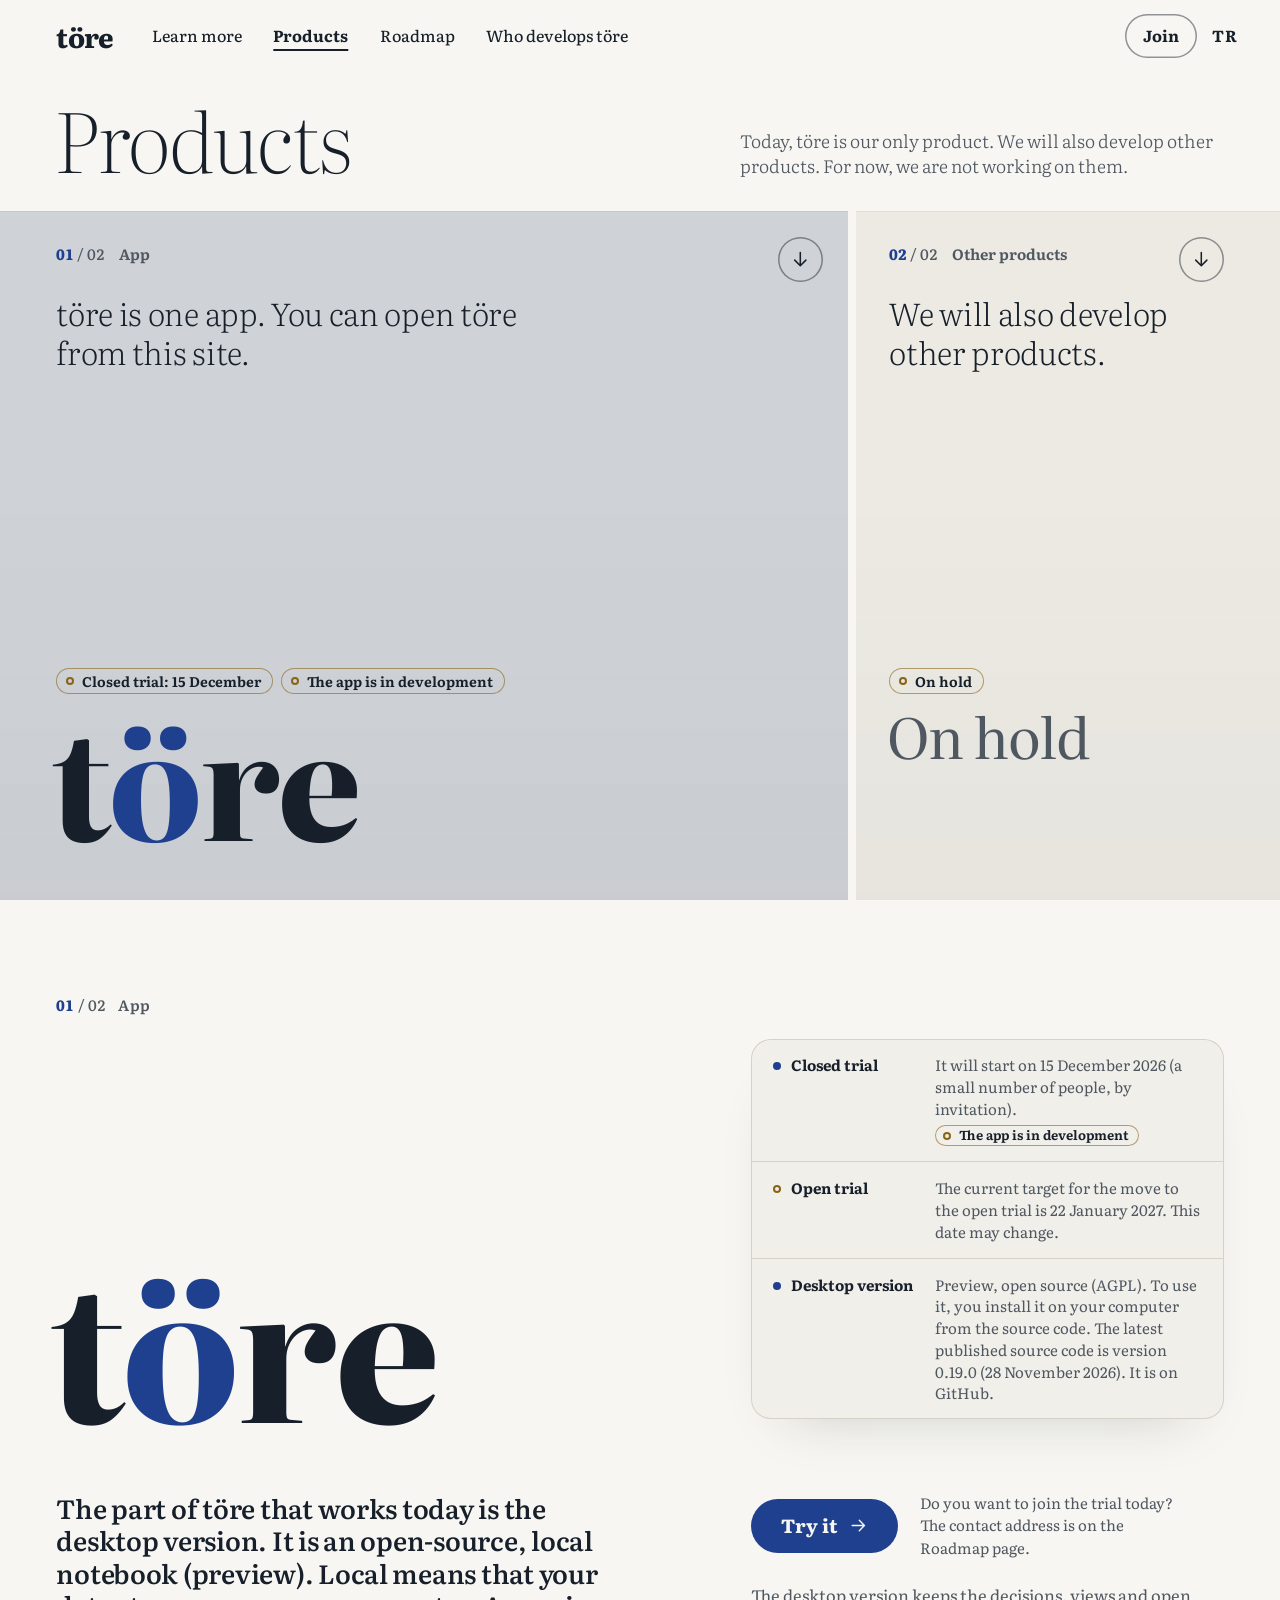
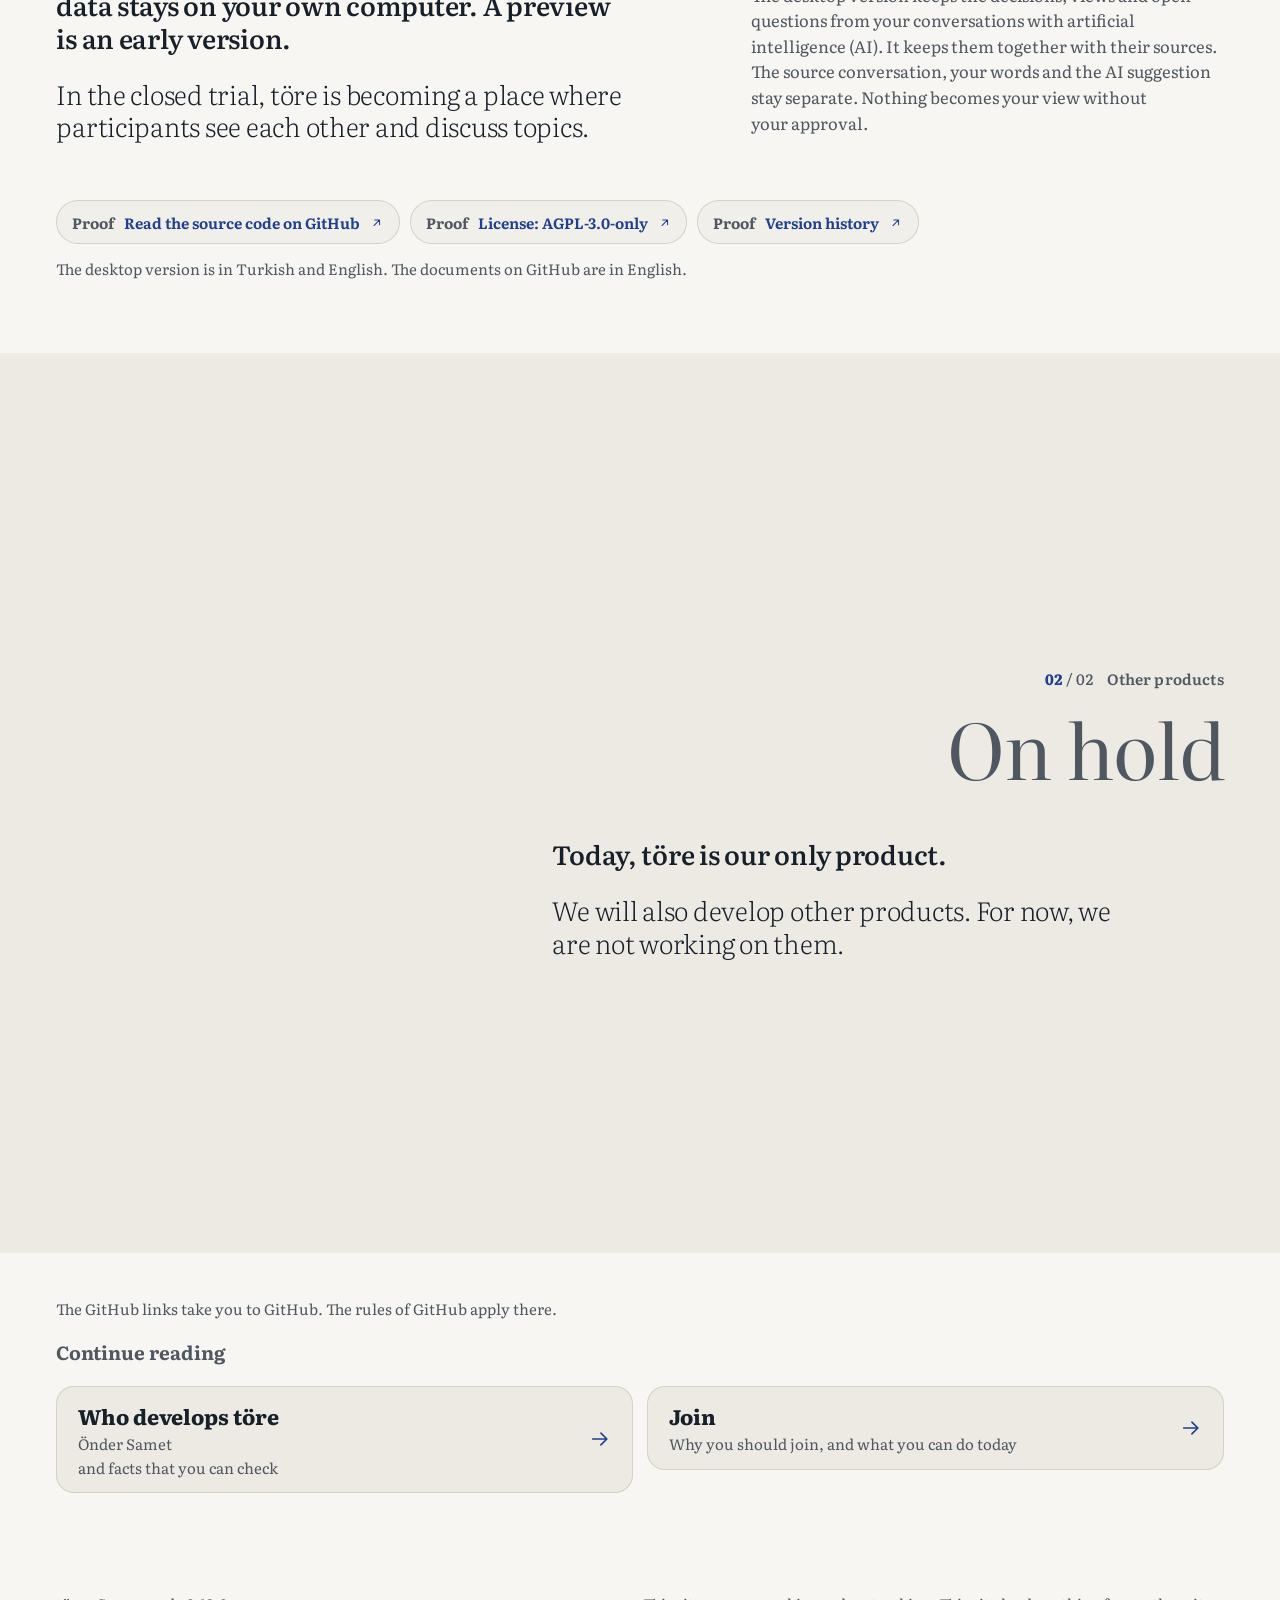
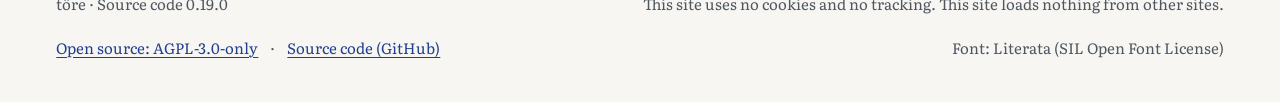
<file: urunler.html>
<!doctype html>
<html lang="tr">
<head>
<meta charset="utf-8">
<meta name="viewport" content="width=device-width, initial-scale=1">
<script src="dil.js"></script>
<meta http-equiv="Content-Security-Policy" content="default-src 'self'; script-src 'self'; style-src 'self'; font-src 'self'; img-src 'self' data:; connect-src 'none'; object-src 'none'; base-uri 'self'; form-action 'none'">
<meta name="referrer" content="strict-origin-when-cross-origin">
<link rel="canonical" href="https://ondersamet97.github.io/urunler.html">
<link rel="alternate" hreflang="tr" href="https://ondersamet97.github.io/urunler.html">
<link rel="alternate" hreflang="en" href="https://ondersamet97.github.io/en/urunler.html">
<link rel="alternate" hreflang="x-default" href="https://ondersamet97.github.io/urunler.html">
<link rel="icon" href="marka/favicon.svg" type="image/svg+xml">
<title>Ürünler · töre</title>
<meta name="description" content="Şu andaki tek ürünümüz töre. töre ile birlikte geliştirilecek ürünler şu an beklemede. töre'nin kapalı denemesi 15 Aralık 2026'da başlayacak; masaüstü sürümünün kaynak kodu GitHub'da.">
<meta property="og:type" content="website">
<meta property="og:site_name" content="töre">
<meta property="og:locale" content="tr_TR">
<meta property="og:title" content="Ürünler · töre">
<meta property="og:description" content="Şu andaki tek ürünümüz töre. töre ile birlikte geliştirilecek ürünler şu an beklemede. töre'nin kapalı denemesi 15 Aralık 2026'da başlayacak; masaüstü sürümünün kaynak kodu GitHub'da.">
<meta property="og:url" content="https://ondersamet97.github.io/urunler.html">
<meta property="og:image" content="https://ondersamet97.github.io/marka/paylasim.png">
<meta property="og:image:width" content="1200">
<meta property="og:image:height" content="630">
<meta name="twitter:card" content="summary_large_image">
<link rel="preload" href="ortak/Literata-wght.woff" as="font" type="font/woff" crossorigin>
<link rel="stylesheet" href="ortak/temel.css">
<link rel="stylesheet" href="stil.css">
<link rel="stylesheet" href="stil/urunler.css">
<script src="betik.js" defer></script>
</head>
<body class="sayfa--urunler">
<a class="atla" href="#icerik">İçeriğe geç</a>

<header class="ust ust--tek">
  <div class="ust__sol">
    <a class="ust__marka" href="index.html" aria-label="töre ana sayfa">töre</a>
    <nav class="ust__menu" aria-label="Ana menü">
      <ul>
        <li><a href="index.html#bilgi">Bilgi al</a></li>
        <li><a href="urunler.html" aria-current="page">Ürünler</a></li>
        <li><a href="yol.html">Yol haritası</a></li>
        <li><a href="kim.html">Kim geliştiriyor</a></li>
      </ul>
    </nav>
  </div>
  <div class="ust__sag">
    <a class="ust__katil" href="katil.html">Katıl</a>
    <a class="ust__dil" href="en/urunler.html" hreflang="en" lang="en">EN<span class="gizli"> (English)</span></a>
    <details class="ust__cekmece">
      <summary><span class="ust__cekmece-ad">Menü</span></summary>
      <nav aria-label="Ana menü">
        <ul>
          <li><a href="index.html#bilgi">Bilgi al</a></li>
          <li><a href="urunler.html" aria-current="page">Ürünler</a></li>
          <li><a href="yol.html">Yol haritası</a></li>
          <li><a href="kim.html">Kim geliştiriyor</a></li>
        </ul>
      </nav>
    </details>
  </div>
</header>

<main id="icerik">

  <!-- İlk ekran: ince ve küçük "Ürünler", altında iki yarı: töre ve beklemedeki ürünler. -->
  <section class="perde perde--urunler" data-perde aria-labelledby="baslik">
    <div class="urunler-acilis">
      <h1 class="urunler-acilis__baslik" id="baslik">Ürünler</h1>
      <p class="urunler-acilis__govde">Şu andaki tek ürünümüz töre. töre ile birlikte geliştirilecek ürünler şu an beklemede.</p>
    </div>

    <div class="iki-urun">
      <a class="yari yari--tore" href="#tore">
        <span class="yari__bas">
          <span class="yari__no" aria-hidden="true">01</span>
          <span class="yari__tur">Uygulama</span>
        </span>
        <span class="yari__ok" aria-hidden="true"><svg class="ok" viewBox="0 0 24 24" focusable="false"><path d="M12 4v15M5.5 13l6.5 6.5 6.5-6.5"/></svg></span>
        <span class="yari__alt">
          <span class="yari__ad" data-sigdir>t<span class="logo-harf">ö</span>re</span>
          <span class="yari__oz">töre tek bir uygulama; ona bu siteden ulaşılır.</span>
          <span class="yari__durum"><span class="durum durum--okru">Kapalı deneme 15 Aralık'ta</span> <span class="durum durum--okru">Uygulama geliştiriliyor</span></span>
        </span>
      </a>
      <a class="yari yari--beklemede" href="#beklemede">
        <span class="yari__bas">
          <span class="yari__no" aria-hidden="true">02</span>
          <span class="yari__tur">Öteki ürünler</span>
        </span>
        <span class="yari__ok" aria-hidden="true"><svg class="ok" viewBox="0 0 24 24" focusable="false"><path d="M12 4v15M5.5 13l6.5 6.5 6.5-6.5"/></svg></span>
        <span class="yari__alt">
          <span class="yari__ad" data-sigdir>Beklemede</span>
          <span class="yari__oz">töre ile birlikte geliştirilecek ürünler.</span>
          <span class="yari__durum"><span class="durum durum--okru">Beklemede</span></span>
        </span>
      </a>
    </div>
  </section>

  <!-- 01 · töre. Üst bant: dev ad ve yanında durum paneli. Altında solda iki cümle (bugün kalın,
       yarın ince), sağda sayfanın tek ana eylemi (Dene). En altta kanıt bandı. -->
  <section class="sahne urun-sahne urun-sahne--tore" id="tore" aria-labelledby="tore-baslik">
    <p class="etiket"><span class="etiket__no" aria-hidden="true">01</span>Uygulama</p>
    <h2 class="urun-sahne__ad" id="tore-baslik" data-sigdir>t<span class="logo-harf">ö</span>re</h2>

    <dl class="durum-panel" aria-label="töre'nin durumu">
      <div class="durum-panel__satir">
        <dt><span class="nokta" aria-hidden="true"></span>Kapalı deneme</dt>
        <dd>15 Aralık 2026'da başlayacak (az sayıda kişi, davetle). <span class="durum durum--okru durum--kucuk">Uygulama geliştiriliyor</span></dd>
      </div>
      <div class="durum-panel__satir">
        <dt><span class="nokta nokta--okru" aria-hidden="true"></span>Açık deneme</dt>
        <dd>Açık denemeye geçiş için şu anki hedef 22 Ocak 2027; bu tarih değişebilir.</dd>
      </div>
      <div class="durum-panel__satir">
        <dt><span class="nokta" aria-hidden="true"></span>Masaüstü sürümü</dt>
        <dd>Önizleme, açık kaynak (AGPL); kaynak kodundan kurulur. Son yayımlanmış kaynak kodu 0.19.0 (28 Kasım 2026), GitHub'da.</dd>
      </div>
    </dl>

    <div class="urun-sahne__govde">
      <p class="urun-sahne__bugun">Bugün çalışan hâli, töre'nin masaüstü sürümüdür: açık kaynaklı, yerel bir defter (önizleme). Önizleme, erken bir sürüm demektir.</p>
      <p class="urun-sahne__yarin">Kapalı denemeyle birlikte töre, katılımcıların birbirini gördüğü ve konuları tartıştığı bir yer oluyor.</p>
    </div>

    <div class="urun-sahne__yan">
      <div class="urun-sahne__eylem">
        <a class="dugme" href="yol.html#deneme">Dene<svg class="ok" viewBox="0 0 24 24" aria-hidden="true" focusable="false"><path d="M4 12h15M13 5.5l6.5 6.5-6.5 6.5"/></svg></a>
        <p class="not">Denemeye bugün katılmak istiyorsan iletişim adresi yol haritasında.</p>
      </div>
      <p class="urun-sahne__ayrinti">Masaüstü sürümü, yapay zekâ konuşmalarındaki kararları, görüşleri ve açık soruları kaynaklarıyla birlikte tutar. Kaynak, senin sözün ve yapay zekâ önerisi ayrı kalır; sen onaylamadan hiçbir şey senin görüşün olmaz.</p>
    </div>

    <div class="urun-sahne__bant">
      <ul class="cipler">
        <li><a class="cip" href="https://github.com/ondersamet97/tore"><span class="cip__tur">Kanıt</span>Kaynak kodunu GitHub'da incele<svg class="ok" viewBox="0 0 24 24" aria-hidden="true" focusable="false"><path d="M7 17 17 7M8.5 7H17v8.5"/></svg></a></li>
        <li><a class="cip" href="https://github.com/ondersamet97/tore/blob/main/LICENSE"><span class="cip__tur">Kanıt</span>Lisans: AGPL-3.0-only<svg class="ok" viewBox="0 0 24 24" aria-hidden="true" focusable="false"><path d="M7 17 17 7M8.5 7H17v8.5"/></svg></a></li>
        <li><a class="cip" href="https://github.com/ondersamet97/tore/blob/main/CHANGELOG.md"><span class="cip__tur">Kanıt</span>Sürüm geçmişi<svg class="ok" viewBox="0 0 24 24" aria-hidden="true" focusable="false"><path d="M7 17 17 7M8.5 7H17v8.5"/></svg></a></li>
      </ul>
      <p class="not">Masaüstü sürümünün arayüzü Türkçe ve İngilizce. GitHub'daki belgeler İngilizce.</p>
    </div>
  </section>

  <!-- 02 · Beklemedeki ürünler: ad ve tek cümle; ayrıntı yok. -->
  <section class="sahne sahne--yuzey urun-sahne urun-sahne--beklemede" id="beklemede" aria-labelledby="beklemede-baslik">
    <p class="etiket"><span class="etiket__no" aria-hidden="true">02</span>Öteki ürünler</p>
    <h2 class="urun-sahne__ad" id="beklemede-baslik" data-sigdir>Beklemede</h2>
    <div class="urun-sahne__govde">
      <p class="urun-sahne__bugun">Şu andaki tek ürünümüz töre.</p>
      <p class="urun-sahne__yarin">töre ile birlikte geliştirilecek ürünler şu an beklemede.</p>
    </div>
  </section>

  <p class="urunler-dipnot not">GitHub bağlantıları seni GitHub'a götürür; orada GitHub'ın kuralları geçerlidir.</p>

  <nav class="devam" aria-labelledby="devam-baslik">
    <h2 id="devam-baslik">Okumaya devam et</h2>
    <ul>
      <li><a href="kim.html"><span><b>Kim geliştiriyor</b><span>Önder Samet ve doğrulanabilir bilgiler</span></span><svg class="ok" viewBox="0 0 24 24" aria-hidden="true" focusable="false"><path d="M4 12h15M13 5.5l6.5 6.5-6.5 6.5"/></svg></a></li>
      <li><a href="katil.html"><span><b>Katıl</b><span>Neden katılmalısın, bugün ne yapabilirsin</span></span><svg class="ok" viewBox="0 0 24 24" aria-hidden="true" focusable="false"><path d="M4 12h15M13 5.5l6.5 6.5-6.5 6.5"/></svg></a></li>
    </ul>
  </nav>

</main>

<footer class="alt">
  <p>töre · Kaynak kodu 0.19.0</p>
  <p><a href="index.html#lisans">Açık kaynak: AGPL-3.0-only</a><span class="alt__ayrac" aria-hidden="true">·</span><a href="https://github.com/ondersamet97/tore">Kaynak kodu (GitHub)</a></p>
  <p>Bu site çerez ve izleme kullanmaz; dışarıdan hiçbir şey yüklemez.</p>
  <p>Yazı tipi: Literata (SIL Open Font License)</p>
</footer>

</body>
</html>
</file>
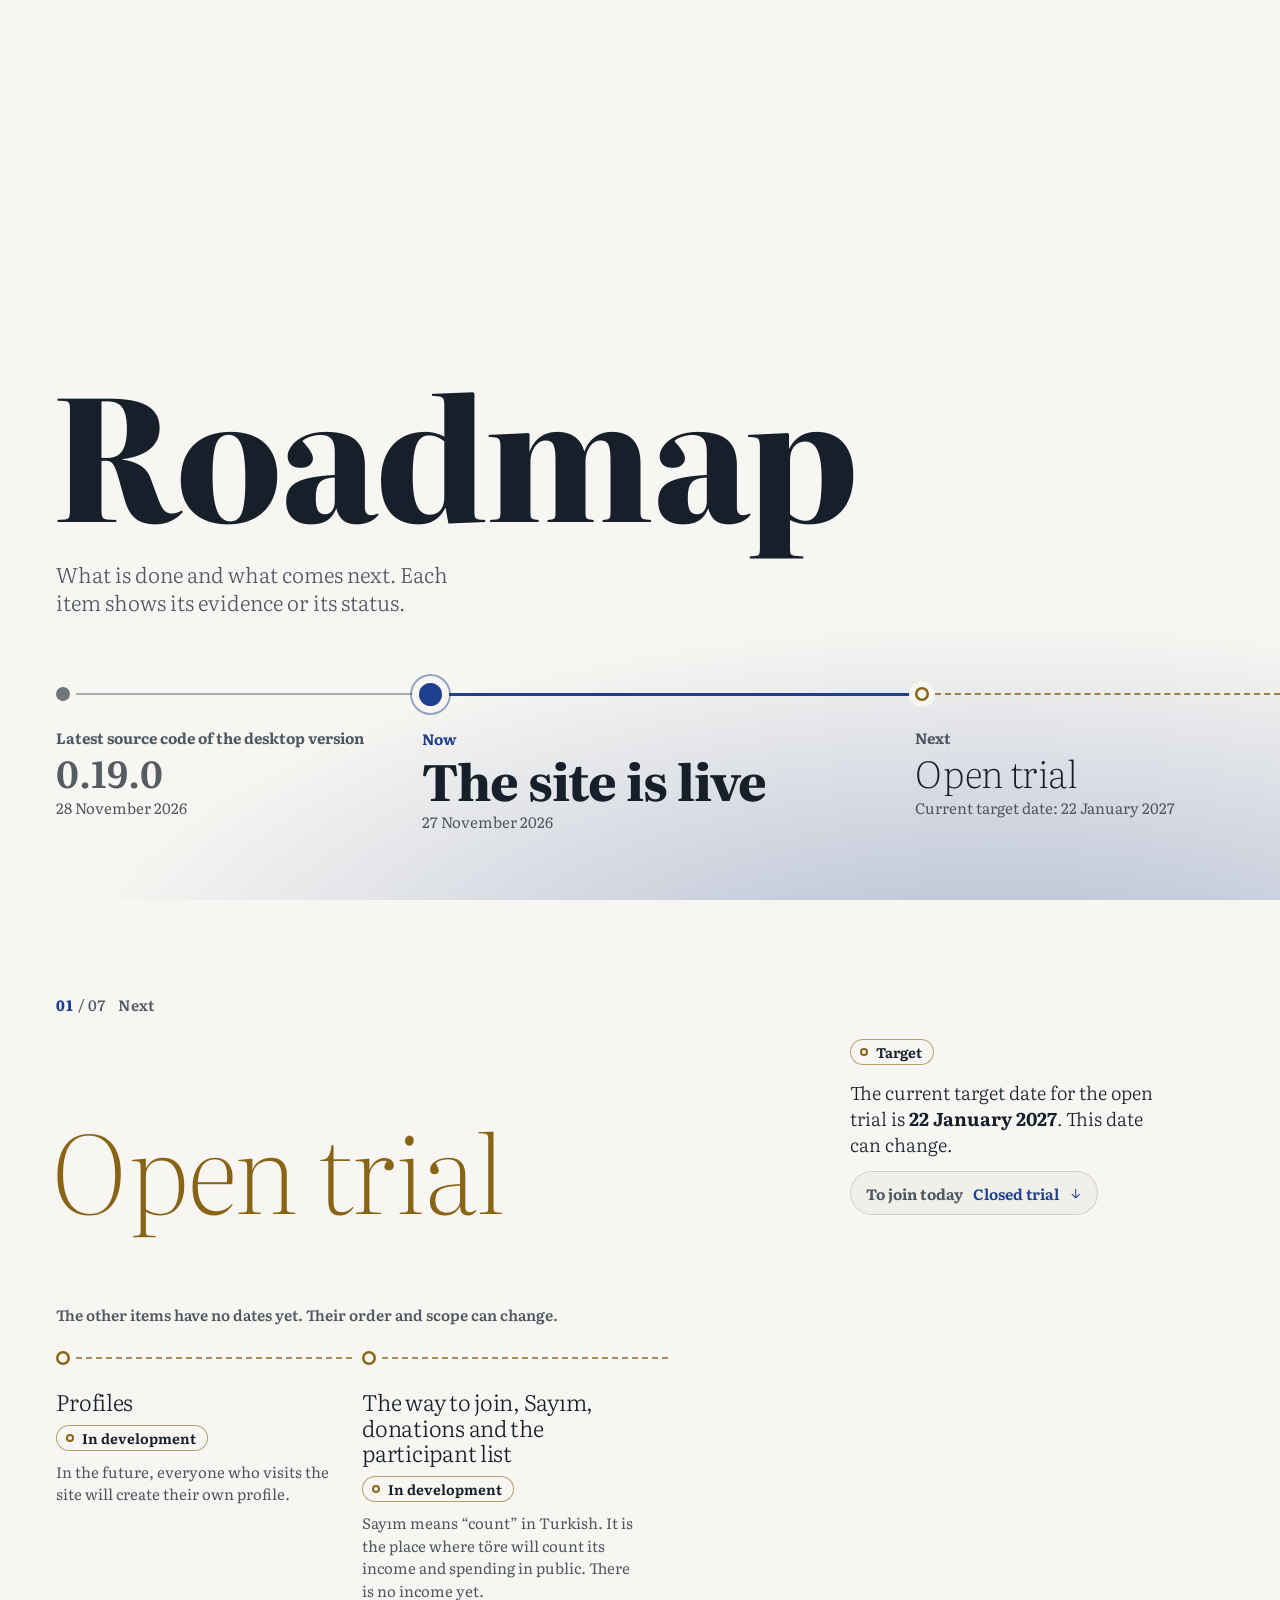
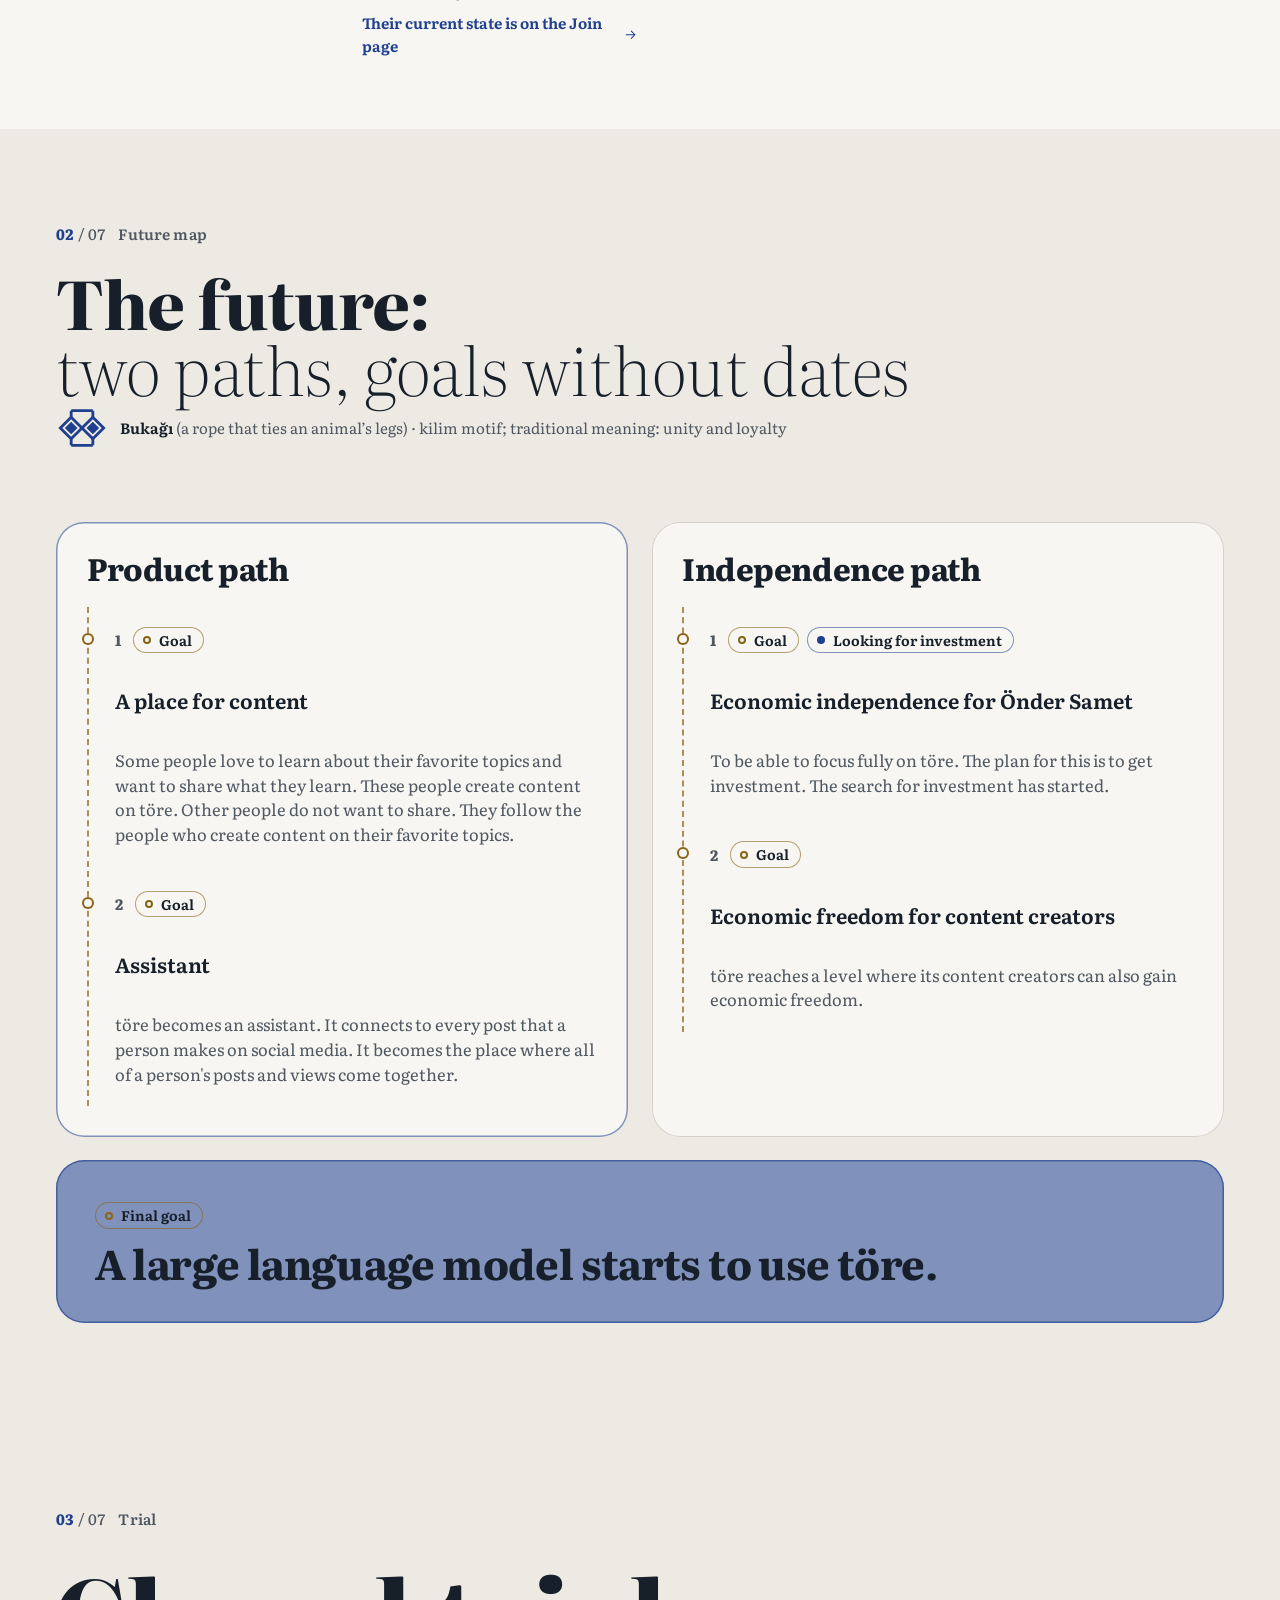
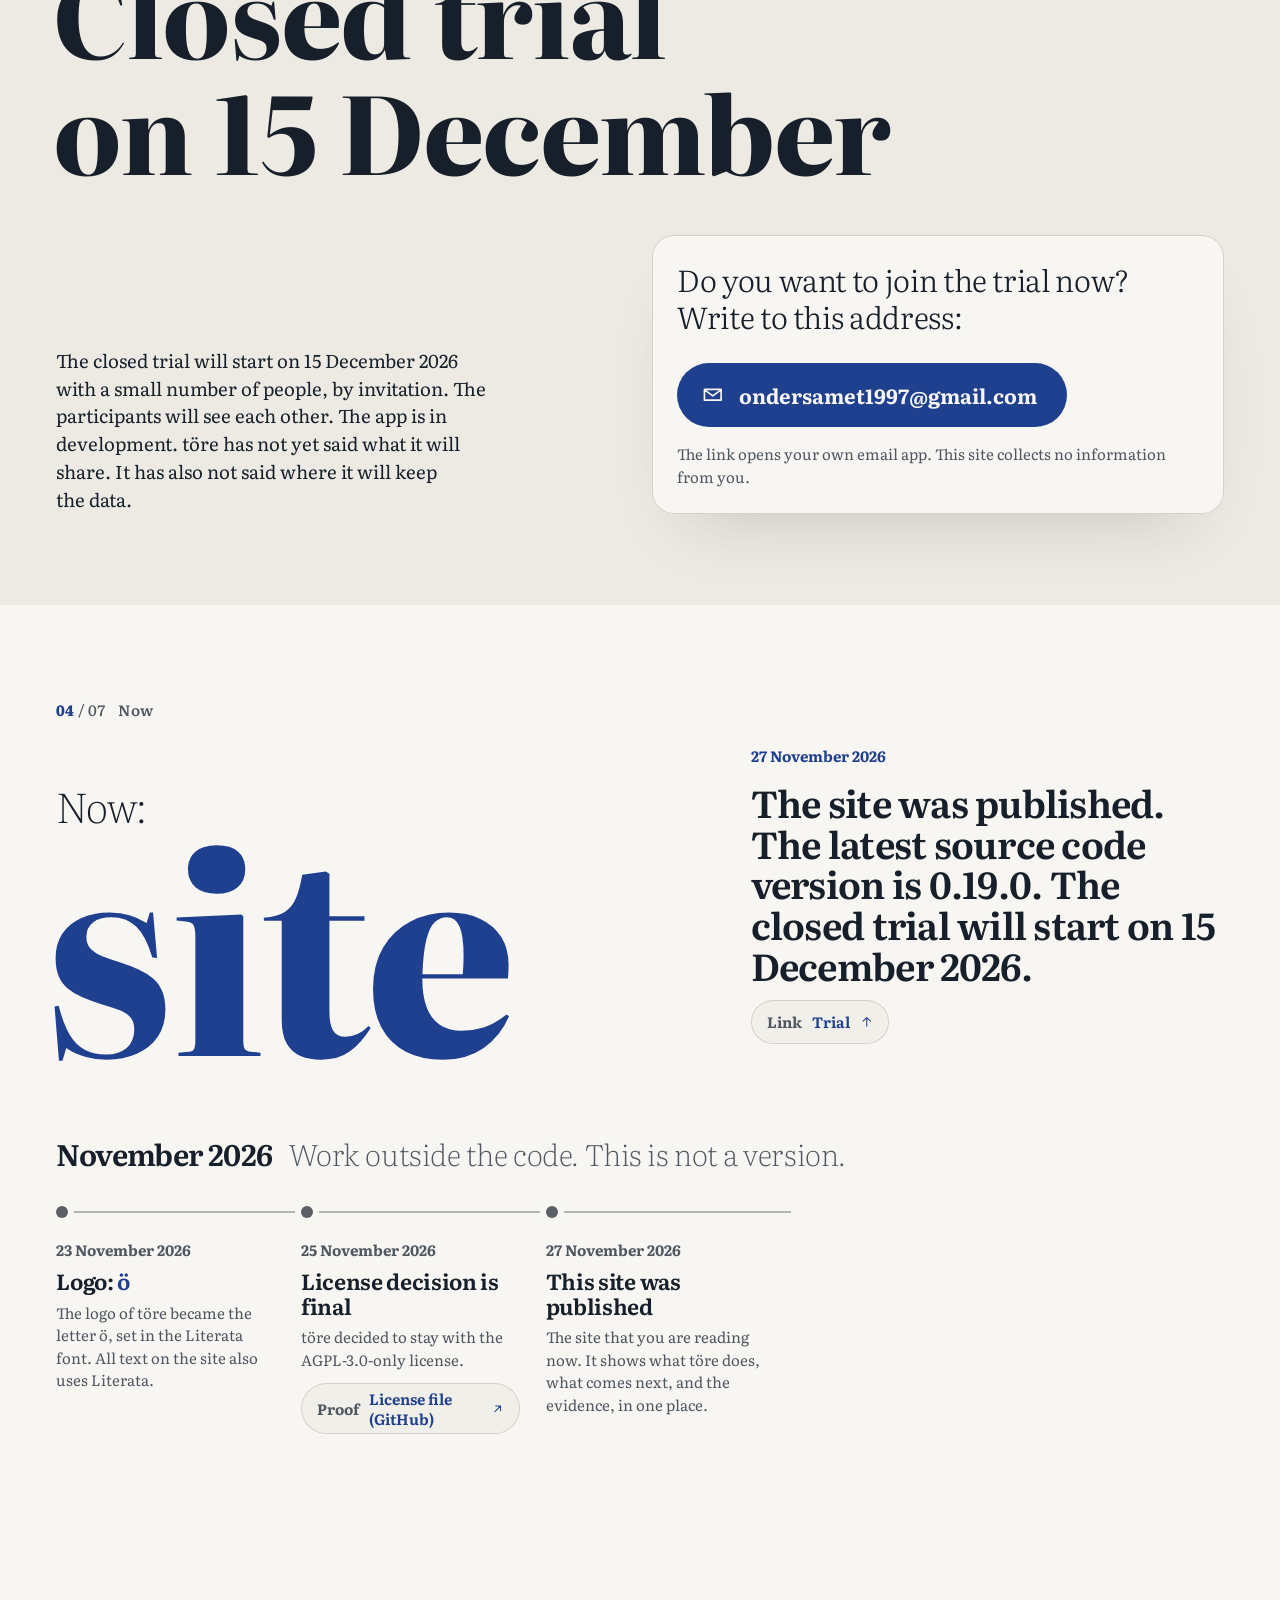
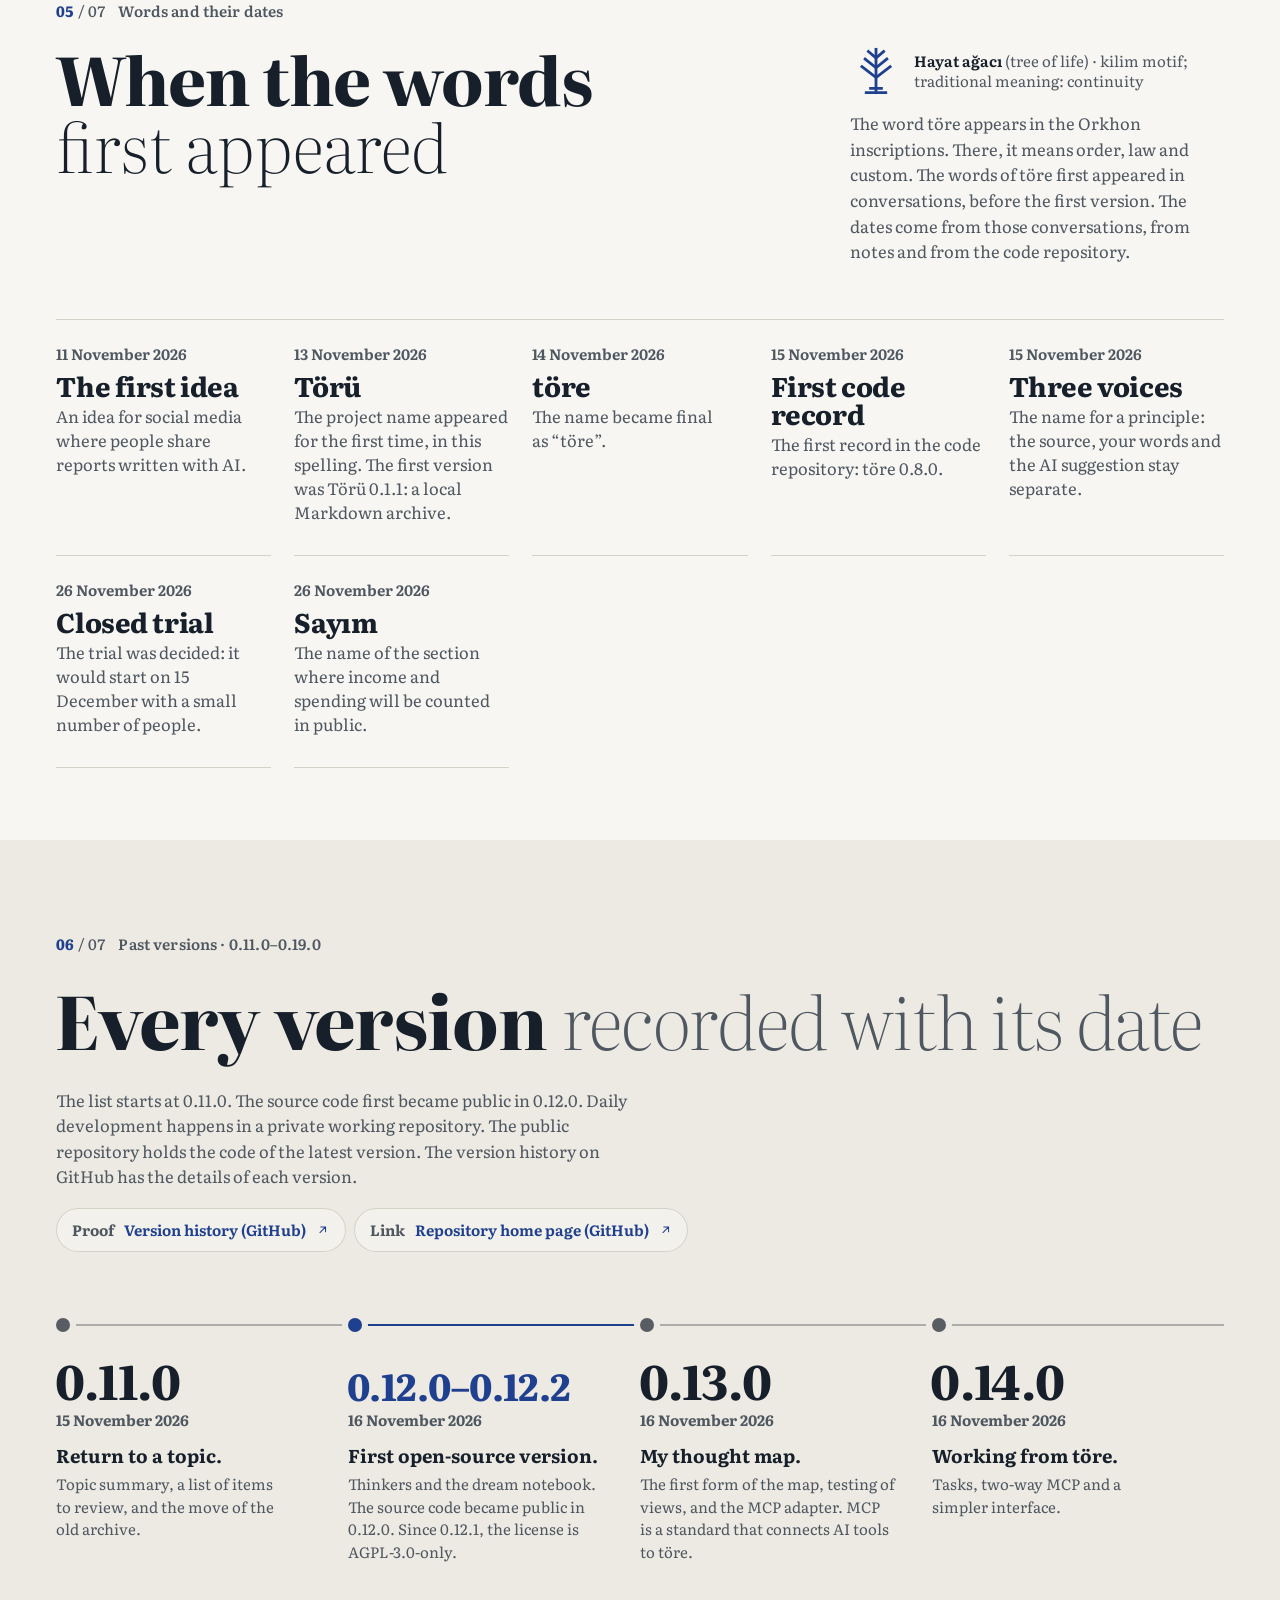
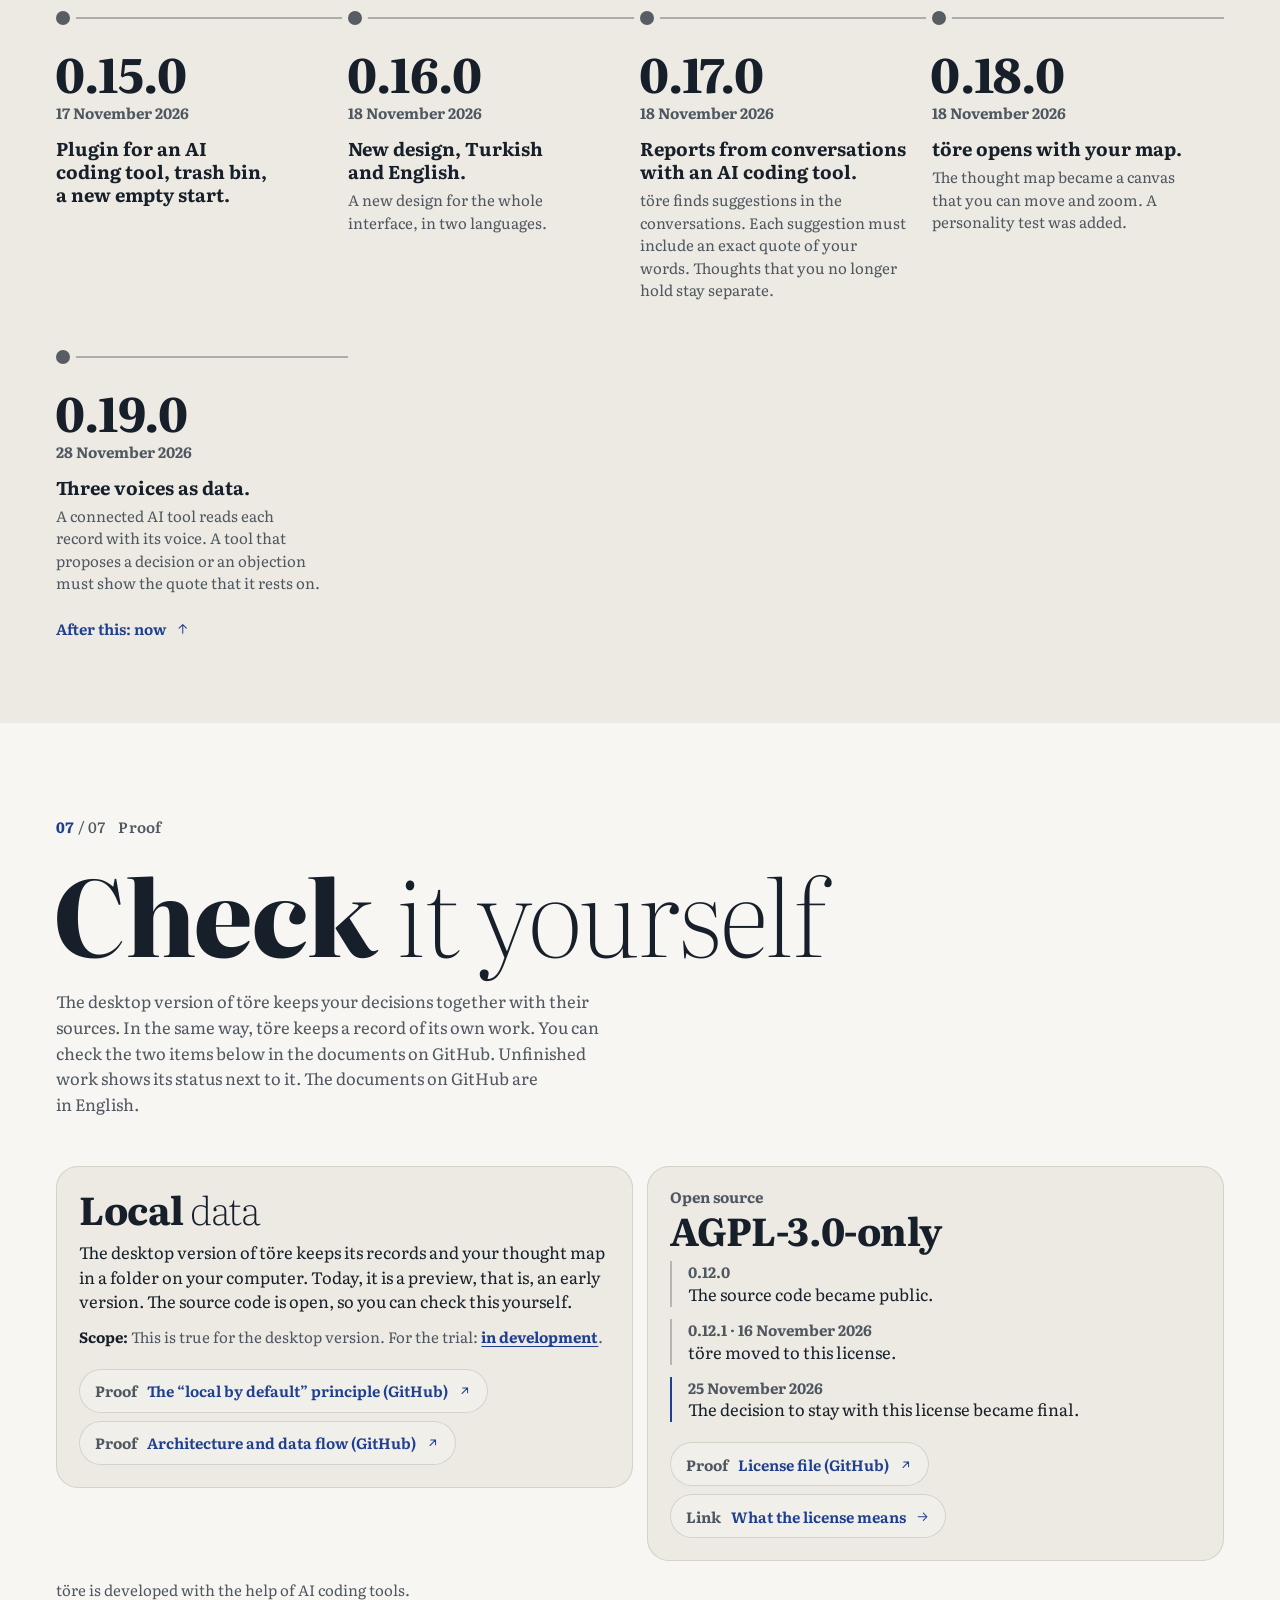
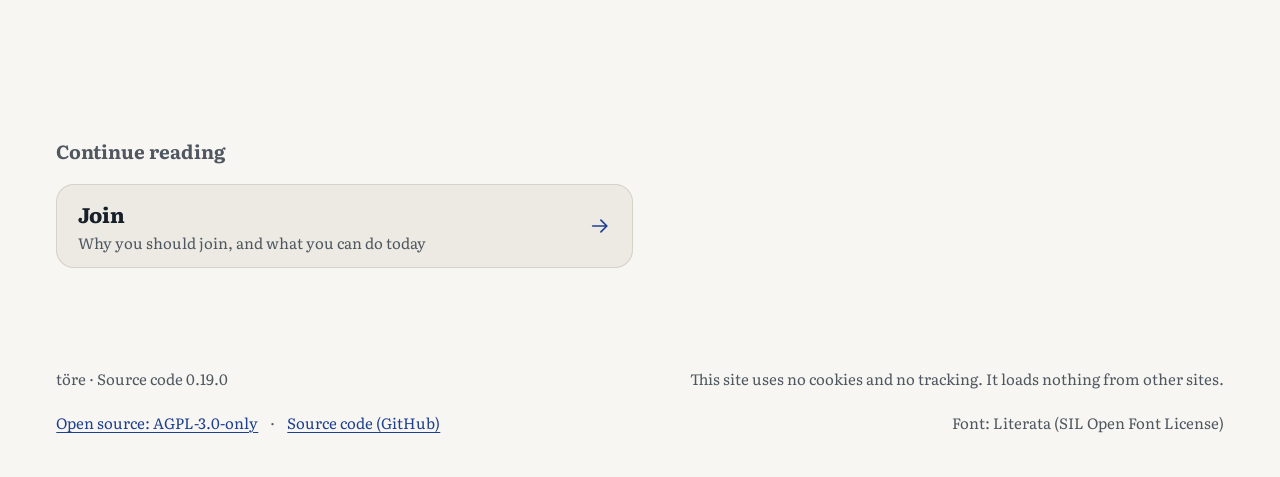
<file: yol.html>
<!doctype html>
<html lang="tr">
<head>
<meta charset="utf-8">
<meta name="viewport" content="width=device-width, initial-scale=1">
<script src="dil.js"></script>
<meta http-equiv="Content-Security-Policy" content="default-src 'self'; script-src 'self'; style-src 'self'; font-src 'self'; img-src 'self' data:; connect-src 'none'; object-src 'none'; base-uri 'self'; form-action 'none'">
<meta name="referrer" content="strict-origin-when-cross-origin">
<link rel="canonical" href="https://ondersamet97.github.io/yol.html">
<link rel="alternate" hreflang="tr" href="https://ondersamet97.github.io/yol.html">
<link rel="alternate" hreflang="en" href="https://ondersamet97.github.io/en/yol.html">
<link rel="alternate" hreflang="x-default" href="https://ondersamet97.github.io/yol.html">
<link rel="icon" href="marka/favicon.svg" type="image/svg+xml">
<title>Yol haritası · töre</title>
<meta name="description" content="töre'nin yol haritası: yayımlanan site, başlayan kapalı deneme, sırada açık deneme, geçmiş sürümler ve her işin yanında kanıtı ya da durumu.">
<meta property="og:type" content="website">
<meta property="og:site_name" content="töre">
<meta property="og:locale" content="tr_TR">
<meta property="og:title" content="Yol haritası · töre">
<meta property="og:description" content="töre'nin yol haritası: yayımlanan site, başlayan kapalı deneme, sırada açık deneme, geçmiş sürümler ve her işin yanında kanıtı ya da durumu.">
<meta property="og:url" content="https://ondersamet97.github.io/yol.html">
<meta property="og:image" content="https://ondersamet97.github.io/marka/paylasim.png">
<meta property="og:image:width" content="1200">
<meta property="og:image:height" content="630">
<meta name="twitter:card" content="summary_large_image">
<link rel="preload" href="ortak/Literata-wght.woff" as="font" type="font/woff" crossorigin>
<link rel="stylesheet" href="ortak/temel.css">
<link rel="stylesheet" href="stil.css">
<link rel="stylesheet" href="stil/yol.css">
<script src="betik.js" defer></script>
</head>
<body class="sayfa--yol">
<a class="atla" href="#icerik">İçeriğe geç</a>

<header class="ust ust--tek">
  <div class="ust__sol">
    <a class="ust__marka" href="index.html" aria-label="töre ana sayfa">töre</a>
    <nav class="ust__menu" aria-label="Ana menü">
      <ul>
        <li><a href="index.html#bilgi">Bilgi al</a></li>
        <li><a href="urunler.html">Ürünler</a></li>
        <li><a href="yol.html" aria-current="page">Yol haritası</a></li>
        <li><a href="kim.html">Kim geliştiriyor</a></li>
      </ul>
    </nav>
  </div>
  <div class="ust__sag">
    <a class="ust__katil" href="katil.html">Katıl</a>
    <a class="ust__dil" href="en/yol.html" hreflang="en" lang="en">EN<span class="gizli"> (English)</span></a>
    <details class="ust__cekmece">
      <summary><span class="ust__cekmece-ad">Menü</span></summary>
      <nav aria-label="Ana menü">
        <ul>
          <li><a href="index.html#bilgi">Bilgi al</a></li>
          <li><a href="urunler.html">Ürünler</a></li>
          <li><a href="yol.html" aria-current="page">Yol haritası</a></li>
          <li><a href="kim.html">Kim geliştiriyor</a></li>
        </ul>
      </nav>
    </details>
  </div>
</header>

<main id="icerik">

  <!-- Açılış: dev ad ve yolun kendisi; üç durak yalnız dizindir. Soldan sağa eskiden yeniye:
       geçmiş dolu çizgi, bugün kobalt durak, sırada kesik okru çizgi. -->
  <section class="yh-acilis" data-perde aria-labelledby="baslik">
    <h1 class="yh-acilis__baslik" id="baslik">Yol haritası</h1>
    <p class="yh-acilis__govde">Ne yapıldı, sırada ne var; her işin yanında kanıtı ya da durumu.</p>
    <ol class="yh-yol" aria-label="Kısaca">
      <li class="yh-durak yh-durak--gecmis">
        <a href="#gecmis">
          <span class="yh-durak__ust">Masaüstü sürümünün son kaynak kodu</span>
          <span class="yh-durak__ad">0.19.0</span>
          <span class="yh-durak__alt">28 Kasım 2026</span>
        </a>
      </li>
      <li class="yh-durak yh-durak--simdi">
        <a href="#simdi">
          <span class="yh-durak__ust">Şimdi</span>
          <span class="yh-durak__ad">Site yayında</span>
          <span class="yh-durak__alt">27 Kasım 2026</span>
        </a>
      </li>
      <li class="yh-durak yh-durak--sirada">
        <a href="#sirada">
          <span class="yh-durak__ust">Sırada</span>
          <span class="yh-durak__ad">Açık deneme</span>
          <span class="yh-durak__alt">Şu anki hedef 22 Ocak 2027</span>
        </a>
      </li>
    </ol>
  </section>

  <!-- 01 · Sırada: açılıştaki kesik okru çizginin devamı. Açık deneme tek büyük sahne;
       öteki iki iş aynı çizgi üzerinde küçük duraklar (kart değil). -->
  <section class="sahne yh-sirada" id="sirada" aria-labelledby="sirada-baslik">
    <p class="etiket"><span class="etiket__no" aria-hidden="true">01</span>Sırada</p>
    <h2 class="yh-sirada__baslik" id="sirada-baslik">Açık deneme</h2>
    <div class="yh-sirada__ana">
      <p class="durum-satiri"><span class="durum durum--okru">Hedefleniyor</span></p>
      <p class="yh-sirada__hedef">Açık denemeye geçiş için şu anki hedef <b>22&nbsp;Ocak&nbsp;2027</b>; bu tarih değişebilir.</p>
      <ul class="cipler">
        <li><a class="cip" href="#deneme"><span class="cip__tur">Bugün katılmak için</span>Kapalı deneme<svg class="ok" viewBox="0 0 24 24" aria-hidden="true" focusable="false"><path d="M12 4v15M5.5 13l6.5 6.5 6.5-6.5"/></svg></a></li>
      </ul>
    </div>
    <div class="yh-sonra">
      <h3 class="yh-sonra__baslik">Ötekilerin tarihi henüz yok; sıraları ve kapsamları değişebilir.</h3>
      <ol class="yh-duraklar">
        <li class="yh-mini">
          <p class="yh-mini__ad">Profiller</p>
          <p class="durum-satiri"><span class="durum durum--okru">Geliştiriliyor</span></p>
          <p class="yh-mini__not">Siteye giren herkes ileride kendi profilini oluşturacak.</p>
        </li>
        <li class="yh-mini">
          <p class="yh-mini__ad">Katılma yolu, Sayım, bağış ve katılım listesi</p>
          <p class="durum-satiri"><span class="durum durum--okru">Geliştiriliyor</span></p>
          <p class="yh-mini__not">Sayım: töre'ye gelen ve töre'den çıkan paranın herkesin önünde sayılacağı yer. Henüz gelir yok.</p>
          <a class="yh-mini__bag" href="katil.html#oteki">Bugünkü hâlleri Katıl sayfasında<svg class="ok" viewBox="0 0 24 24" aria-hidden="true" focusable="false"><path d="M4 12h15M13 5.5l6.5 6.5-6.5 6.5"/></svg></a>
        </li>
      </ol>
    </div>
  </section>

  <!-- 02 · Gelecek haritası: iki yol yan yana; ürün ve bağımsızlık. Tarih yok, hepsi hedef (kurucu, 27 Kasım). -->
  <section class="sahne sahne--yuzey yh-gelecek" id="gelecek" aria-labelledby="gelecek-baslik">
    <p class="etiket"><span class="etiket__no" aria-hidden="true">02</span>Gelecek haritası</p>
    <h2 class="yh-gelecek__baslik" id="gelecek-baslik"><span class="yh-dev">Gelecek</span> <span class="yh-gelecek__ince">iki yol, tarihsiz hedefler</span></h2>
    <figure class="motif motif--blok motif--bukagi"><span class="motif__sekil" aria-hidden="true"></span><figcaption><b>Bukağı</b> · kilim motifi; geleneksel anlamı birlik ve bağlılık</figcaption></figure>
    <div class="yh-gelecek__yollar">
      <section class="yh-gyol yh-gyol--urun" aria-labelledby="gyol-urun">
        <h3 class="yh-gyol__ad" id="gyol-urun">Ürün yolu</h3>
        <ol class="yh-gyol__adimlar">
          <li class="yh-hedef">
            <p class="yh-hedef__ust"><span class="yh-hedef__no">1</span><span class="durum durum--okru">Hedef</span></p>
            <h4 class="yh-hedef__ad">İçerik altyapısı</h4>
            <p>Sevdiği konularda öğrenme hevesi olan ve bunu paylaşmak isteyenler töre'de içerik üretir. Paylaşmak istemeyenler, sevdiği konularda içerik üretenleri takip eder.</p>
          </li>
          <li class="yh-hedef">
            <p class="yh-hedef__ust"><span class="yh-hedef__no">2</span><span class="durum durum--okru">Hedef</span></p>
            <h4 class="yh-hedef__ad">Asistan</h4>
            <p>töre, kişinin sosyal medyadaki her paylaşımıyla bütünleşen bir asistan olur: bireyin bütün paylaşımlarının ve görüşlerinin birleştiği yer.</p>
          </li>
        </ol>
      </section>
      <section class="yh-gyol yh-gyol--bagimsizlik" aria-labelledby="gyol-bagimsizlik">
        <h3 class="yh-gyol__ad" id="gyol-bagimsizlik">Bağımsızlık yolu</h3>
        <ol class="yh-gyol__adimlar">
          <li class="yh-hedef">
            <p class="yh-hedef__ust"><span class="yh-hedef__no">1</span><span class="durum durum--okru">Hedef</span><span class="durum">Yatırım aranıyor</span></p>
            <h4 class="yh-hedef__ad">Önder Samet'in ekonomik bağımsızlığı</h4>
            <p>Tamamen töre'ye odaklanabilmek. Bunun için plan yatırım almak; yatırım arama süreci başladı.</p>
          </li>
          <li class="yh-hedef">
            <p class="yh-hedef__ust"><span class="yh-hedef__no">2</span><span class="durum durum--okru">Hedef</span></p>
            <h4 class="yh-hedef__ad">İçerik üretenlerin ekonomik özgürlüğü</h4>
            <p>töre'de içerik üretenlerin de ekonomik özgürlüğünü kazanabileceği bir seviyeye ulaşmak.</p>
          </li>
        </ol>
      </section>
    </div>
    <div class="yh-nihai">
      <p class="yh-nihai__ust"><span class="durum durum--okru">Nihai hedef</span></p>
      <p class="yh-nihai__metin">Büyük bir dil modelinin töre'yi kullanmaya başlaması.</p>
    </div>
  </section>

  <!-- 03 · Deneme: sitedeki bütün "Dene" düğmeleri buraya gelir. Sayfanın tek ana eylemi buradaki adres. -->
  <section class="sahne sahne--yuzey yh-deneme" id="deneme" aria-labelledby="deneme-baslik">
    <p class="etiket"><span class="etiket__no" aria-hidden="true">03</span>Deneme</p>
    <h2 class="yh-deneme__baslik" id="deneme-baslik"><span class="yh-dev">Kapalı deneme</span> <span class="yh-dev">15 Aralık'ta</span></h2>
    <p class="yh-deneme__govde">Kapalı deneme 15 Aralık 2026'da az sayıda kişiyle, davetle başlayacak. Katılımcılar birbirini görecek. Uygulama geliştiriliyor. Neyin paylaşılacağı ve verinin nerede tutulacağı henüz açıklanmadı.</p>
    <div class="mesaj yh-bildirim">
      <p class="yh-bildirim__metin">Şu anda denemeye katılmak istiyorsanız şu adresten ulaşabilirsiniz: <a class="yh-adres" href="mailto:ondersamet1997@gmail.com"><svg class="yh-adres__simge" viewBox="0 0 24 24" aria-hidden="true" focusable="false"><path d="M3.5 6.5h17v11h-17zM4 7.2l8 6 8-6"/></svg><span>ondersamet1997@gmail.com</span></a></p>
      <p class="not">Bağlantı kendi e-posta uygulamanı açar; bu site senden bilgi toplamaz.</p>
    </div>
  </section>

  <!-- 04 · Şimdi: dev sözcük; altında kod dışındaki üç iş kısa bir yatay şeritte, eskiden yeniye. -->
  <section class="sahne yh-simdi" id="simdi" aria-labelledby="simdi-baslik">
    <p class="etiket"><span class="etiket__no" aria-hidden="true">04</span>Şimdi</p>
    <h2 class="yh-simdi__baslik" id="simdi-baslik"><span class="yh-simdi__on">Şimdi:</span> <span class="yh-dev yh-simdi__surum">site</span></h2>
    <div class="yh-simdi__yirmi">
      <p class="yh-simdi__tarih">27 Kasım 2026</p>
      <p class="yh-simdi__ne">Site yayımlandı. Kaynak kodunun son sürümü 0.19.0. Kapalı deneme 15 Aralık 2026'da başlayacak.</p>
      <ul class="cipler">
        <li><a class="cip" href="#deneme"><span class="cip__tur">Bağlantı</span>Deneme<svg class="ok" viewBox="0 0 24 24" aria-hidden="true" focusable="false"><path d="M12 20V5M5.5 11 12 4.5l6.5 6.5"/></svg></a></li>
      </ul>
    </div>

    <div class="yh-ondokuz">
      <h3 class="yh-ondokuz__baslik"><span class="yh-ondokuz__no">Kasım 2026</span> <span class="hafif">Kod dışındaki işler; sürüm değil</span></h3>
      <ol class="yh-serit">
        <li class="yh-is19">
          <p class="yh-is19__tarih">23 Kasım 2026</p>
          <h4 class="yh-is19__ad">Logo: <span class="yh-logo-harf">ö</span></h4>
          <p>töre'nin logosu Literata ile dizilmiş ö harfi oldu. Sitedeki bütün yazılar da Literata.</p>
        </li>
        <li class="yh-is19">
          <p class="yh-is19__tarih">25 Kasım 2026</p>
          <h4 class="yh-is19__ad">Lisans kararı kesinleşti</h4>
          <p>töre'nin <span class="yh-tek">AGPL-3.0-only</span> lisansında kalma kararı.</p>
          <a class="cip" href="https://github.com/ondersamet97/tore/blob/main/LICENSE"><span class="cip__tur">Kanıt</span>Lisans dosyası (GitHub)<svg class="ok" viewBox="0 0 24 24" aria-hidden="true" focusable="false"><path d="M7 17 17 7M8.5 7H17v8.5"/></svg></a>
        </li>
        <li class="yh-is19">
          <p class="yh-is19__tarih">27 Kasım 2026</p>
          <h4 class="yh-is19__ad">Bu site yayımlandı</h4>
          <p>Şu an okuduğun site: töre'nin ne yaptığı, sırada ne olduğu ve kanıtları tek yerde.</p>
        </li>
      </ol>
    </div>
  </section>

  <!-- 05 · Kelimelerin doğuşu: töre'nin sözcükleri ilk ne zaman doğdu. Yalnız sözcük ve tarih (kurucu, 27 Kasım). -->
  <section class="sahne yh-kelimeler" id="kelimeler" aria-labelledby="kelimeler-baslik">
    <p class="etiket"><span class="etiket__no" aria-hidden="true">05</span>Kelimelerin doğuşu</p>
    <h2 class="yh-kelimeler__baslik" id="kelimeler-baslik"><span class="yh-dev">Kelimeler</span> <span class="yh-kelimeler__ince">ilk ne zaman doğdu</span></h2>
    <div class="yh-kelimeler__yan">
      <figure class="motif motif--hayatagaci"><span class="motif__sekil" aria-hidden="true"></span><figcaption><b>Hayat ağacı</b> · kilim motifi; geleneksel anlamı süreklilik</figcaption></figure>
      <p>töre sözcüğü Orhun yazıtlarında düzen, yasa ve gelenek anlamında geçer. töre'nin kendi sözcükleri ise sürümlerden önce sohbetlerde doğdu. Tarihler o sohbetlerden, notlardan ve kod deposundan.</p>
    </div>
    <ol class="yh-kelime-serit">
      <li class="yh-kelime">
        <p class="yh-kelime__tarih">11 Kasım 2026</p>
        <h3 class="yh-kelime__ad">İlk fikir</h3>
        <p class="yh-kelime__govde">Yapay zekâyla yazılan raporların paylaşıldığı bir sosyal medya fikri.</p>
      </li>
      <li class="yh-kelime">
        <p class="yh-kelime__tarih">13 Kasım 2026</p>
        <h3 class="yh-kelime__ad">Törü</h3>
        <p class="yh-kelime__govde">Proje adı ilk kez geçti, bu yazımla. İlk sürüm Törü 0.1.1: yerel bir Markdown arşivi.</p>
      </li>
      <li class="yh-kelime">
        <p class="yh-kelime__tarih">14 Kasım 2026</p>
        <h3 class="yh-kelime__ad">töre</h3>
        <p class="yh-kelime__govde">Ad "töre" olarak kesinleşti.</p>
      </li>
      <li class="yh-kelime">
        <p class="yh-kelime__tarih">15 Kasım 2026</p>
        <h3 class="yh-kelime__ad">İlk kod kaydı</h3>
        <p class="yh-kelime__govde">Kod deposundaki ilk kayıt: töre 0.8.0.</p>
      </li>
      <li class="yh-kelime">
        <p class="yh-kelime__tarih">15 Kasım 2026</p>
        <h3 class="yh-kelime__ad">Üç ses</h3>
        <p class="yh-kelime__govde">Kaynak, senin sözün ve yapay zekâ önerisinin ayrı durması ilkesine bu ad verildi.</p>
      </li>
      <li class="yh-kelime">
        <p class="yh-kelime__tarih">26 Kasım 2026</p>
        <h3 class="yh-kelime__ad">Kapalı deneme</h3>
        <p class="yh-kelime__govde">15 Aralık'ta az sayıda kişiyle başlayacak deneme kararlaştırıldı.</p>
      </li>
      <li class="yh-kelime">
        <p class="yh-kelime__tarih">26 Kasım 2026</p>
        <h3 class="yh-kelime__ad">Sayım</h3>
        <p class="yh-kelime__govde">Gelir ve giderin herkesin önünde sayılacağı bölümün adı.</p>
      </li>
    </ol>
  </section>

  <!-- 06 · Geçmiş sürümler: sekiz durak, soldan sağa eskiden yeniye (açılıştaki yolla aynı yön). -->
  <section class="sahne sahne--yuzey yh-gecmis" id="gecmis" aria-labelledby="gecmis-baslik">
    <p class="etiket"><span class="etiket__no" aria-hidden="true">06</span>Geçmiş sürümler · 0.11.0–0.19.0</p>
    <h2 class="yh-gecmis__baslik" id="gecmis-baslik"><span class="yh-dev">Her sürüm</span> <span class="yh-gecmis__ince">tarihiyle kayıtlı</span></h2>
    <div class="yh-gecmis__yan">
      <p>Liste 0.11.0'dan başlıyor; kaynak kodu 0.12.0'da ilk kez herkese açıldı. Günlük geliştirme kapalı bir çalışma deposunda yapılır; açık depoda en son sürümün kodu durur. Her sürümün ayrıntısı GitHub'daki sürüm geçmişinde.</p>
      <ul class="cipler">
        <li><a class="cip" href="https://github.com/ondersamet97/tore/blob/main/CHANGELOG.md"><span class="cip__tur">Kanıt</span>Sürüm geçmişi (GitHub)<svg class="ok" viewBox="0 0 24 24" aria-hidden="true" focusable="false"><path d="M7 17 17 7M8.5 7H17v8.5"/></svg></a></li>
        <li><a class="cip" href="https://github.com/ondersamet97/tore#releases"><span class="cip__tur">Bağlantı</span>Deponun tanıtım sayfası (GitHub)<svg class="ok" viewBox="0 0 24 24" aria-hidden="true" focusable="false"><path d="M7 17 17 7M8.5 7H17v8.5"/></svg></a></li>
      </ul>
    </div>
    <ol class="yh-surumler">
      <li class="yh-surum">
        <p class="yh-surum__no">0.11.0</p>
        <p class="yh-surum__tarih">15 Kasım 2026</p>
        <h3 class="yh-surum__ad">Konuya dönüş.</h3>
        <p>Konu özeti, inceleme kuyruğu ve eski arşivin taşınması.</p>
      </li>
      <li class="yh-surum yh-surum--acik">
        <p class="yh-surum__no">0.12.0–0.12.2</p>
        <p class="yh-surum__tarih">16 Kasım 2026</p>
        <h3 class="yh-surum__ad">İlk açık kaynak sürüm.</h3>
        <p>Düşünürler ve rüya defteri. Kaynak kodu 0.12.0'da herkese açıldı; 0.12.1'den beri AGPL-3.0-only lisanslı.</p>
      </li>
      <li class="yh-surum">
        <p class="yh-surum__no">0.13.0</p>
        <p class="yh-surum__tarih">16 Kasım 2026</p>
        <h3 class="yh-surum__ad">Düşünce haritam.</h3>
        <p>Haritanın ilk hâli, görüşleri sınama ve MCP bağdaştırıcısı.</p>
      </li>
      <li class="yh-surum">
        <p class="yh-surum__no">0.14.0</p>
        <p class="yh-surum__tarih">16 Kasım 2026</p>
        <h3 class="yh-surum__ad">töre'den çalışmak.</h3>
        <p>Görevler, iki yönlü MCP ve daha sade bir arayüz. MCP, yapay zekâ araçlarını töre'ye bağlayan bir standart.</p>
      </li>
      <li class="yh-surum">
        <p class="yh-surum__no">0.15.0</p>
        <p class="yh-surum__tarih">17 Kasım 2026</p>
        <h3 class="yh-surum__ad">Yapay zekâ kodlama aracı için eklenti, çöp kutusu, temiz başlangıç.</h3>
      </li>
      <li class="yh-surum">
        <p class="yh-surum__no">0.16.0</p>
        <p class="yh-surum__tarih">18 Kasım 2026</p>
        <h3 class="yh-surum__ad">Yeni tasarım, Türkçe ve İngilizce.</h3>
        <p>Arayüz baştan tasarlandı; iki dil geldi.</p>
      </li>
      <li class="yh-surum">
        <p class="yh-surum__no">0.17.0</p>
        <p class="yh-surum__tarih">18 Kasım 2026</p>
        <h3 class="yh-surum__ad">Yapay zekâ kodlama aracıyla yapılan konuşmalardan raporlar.</h3>
        <p>Konuşmalardan öneriler çıkarılır; her öneri senin sözünden birebir alıntı içermek zorunda. Aşılan düşünceler ayrı durur.</p>
      </li>
      <li class="yh-surum">
        <p class="yh-surum__no">0.18.0</p>
        <p class="yh-surum__tarih">18 Kasım 2026</p>
        <h3 class="yh-surum__ad">töre haritanla açılıyor.</h3>
        <p>Düşünce haritası kaydırılıp yakınlaştırılabilen bir tuval oldu; kişilik testi eklendi.</p>
      </li>
      <li class="yh-surum yh-surum--son">
        <p class="yh-surum__no">0.19.0</p>
        <p class="yh-surum__tarih">28 Kasım 2026</p>
        <h3 class="yh-surum__ad">Üç ses veri olarak.</h3>
        <p>Bağlı yapay zekâ aracı her kaydı sesiyle birlikte okur. Karar ya da itiraz öneren araç, dayandığı alıntıyı göstermek zorunda.</p>
        <a class="yh-gecmis__sonra" href="#simdi">Sonrası: şimdi<svg class="ok" viewBox="0 0 24 24" aria-hidden="true" focusable="false"><path d="M12 20V5M5.5 11 12 4.5l6.5 6.5"/></svg></a>
      </li>
    </ol>
  </section>

  <!-- 07 · Kanıtlar: iki kart, içerik boyunda. Kanıt türü yalnız dışarıda doğrulanabilen belgeye verilir. -->
  <section class="sahne yh-kanitlar" id="kanitlar" aria-labelledby="kanitlar-baslik">
    <p class="etiket"><span class="etiket__no" aria-hidden="true">07</span>Kanıtlar</p>
    <h2 class="yh-kanitlar__baslik" id="kanitlar-baslik"><span class="yh-dev">Kendin</span> <span class="yh-kanitlar__ince">doğrula</span></h2>
    <p class="yh-kanitlar__govde">töre'nin masaüstü sürümü senin kararlarını kaynaklarıyla birlikte tutar. töre kendi işini de aynı biçimde tutar: aşağıdaki iki maddeyi GitHub'daki belgelerden kendin doğrulayabilirsin. Bitmemiş işlerin yanında durumu yazılı. GitHub'daki belgeler İngilizce.</p>
    <div class="yh-kanitlar__izgara">
      <article class="kanit-kart">
        <h3 class="kanit-kart__ad"><span class="yh-kalin">Yerel</span> veri</h3>
        <p>töre'nin masaüstü sürümü kayıtlarını ve düşünce haritanı senin bilgisayarındaki bir klasörde tutar. Şu an bir önizleme, yani erken bir sürüm. Kaynak kodu açık; bunu kendin denetleyebilirsin.</p>
        <p class="kapsam"><b>Kapsam:</b> Bu, masaüstü sürümü için geçerli. Deneme için: <a href="#deneme">geliştiriliyor</a>.</p>
        <ul class="cipler">
          <li><a class="cip" href="https://github.com/ondersamet97/tore#principles"><span class="cip__tur">Kanıt</span>“Varsayılan olarak yerel” ilkesi (GitHub)<svg class="ok" viewBox="0 0 24 24" aria-hidden="true" focusable="false"><path d="M7 17 17 7M8.5 7H17v8.5"/></svg></a></li>
          <li><a class="cip" href="https://github.com/ondersamet97/tore/blob/main/docs/PREVIEW-ARCHITECTURE.md"><span class="cip__tur">Kanıt</span>Mimari ve veri akışı (GitHub)<svg class="ok" viewBox="0 0 24 24" aria-hidden="true" focusable="false"><path d="M7 17 17 7M8.5 7H17v8.5"/></svg></a></li>
        </ul>
      </article>
      <article class="kanit-kart">
        <h3 class="kanit-kart__ad"><span class="kanit-kart__ust">Açık kaynak</span> <span class="yh-kalin">AGPL-3.0-only</span></h3>
        <ol class="yh-lisans">
          <li><b>0.12.0</b> Kaynak kodu herkese açıldı.</li>
          <li><b>0.12.1 · 16 Kasım 2026</b> Bu lisansa geçildi.</li>
          <li><b>25 Kasım 2026</b> Bu lisansta kalma kararı kesinleşti.</li>
        </ol>
        <ul class="cipler">
          <li><a class="cip" href="https://github.com/ondersamet97/tore/blob/main/LICENSE"><span class="cip__tur">Kanıt</span>Lisans dosyası (GitHub)<svg class="ok" viewBox="0 0 24 24" aria-hidden="true" focusable="false"><path d="M7 17 17 7M8.5 7H17v8.5"/></svg></a></li>
          <li><a class="cip" href="index.html#lisans"><span class="cip__tur">Bağlantı</span>Lisansın açıklaması<svg class="ok" viewBox="0 0 24 24" aria-hidden="true" focusable="false"><path d="M4 12h15M13 5.5l6.5 6.5-6.5 6.5"/></svg></a></li>
        </ul>
      </article>
    </div>
    <p class="not yh-kanitlar__dipnot">töre, yapay zekâ kodlama araçlarının yardımıyla geliştiriliyor.</p>
  </section>

  <nav class="devam" aria-labelledby="devam-baslik">
    <h2 id="devam-baslik">Okumaya devam et</h2>
    <ul>
      <li><a href="katil.html"><span><b>Katıl</b><span>Neden katılmalısın, bugün ne yapabilirsin</span></span><svg class="ok" viewBox="0 0 24 24" aria-hidden="true" focusable="false"><path d="M4 12h15M13 5.5l6.5 6.5-6.5 6.5"/></svg></a></li>
    </ul>
  </nav>

</main>

<footer class="alt">
  <p>töre · Kaynak kodu 0.19.0</p>
  <p><a href="index.html#lisans">Açık kaynak: AGPL-3.0-only</a><span aria-hidden="true">·</span><a href="https://github.com/ondersamet97/tore">Kaynak kodu (GitHub)</a></p>
  <p>Bu site çerez ve izleme kullanmaz; dışarıdan hiçbir şey yüklemez.</p>
  <p>Yazı tipi: Literata (SIL Open Font License)</p>
</footer>

</body>
</html>
</file>
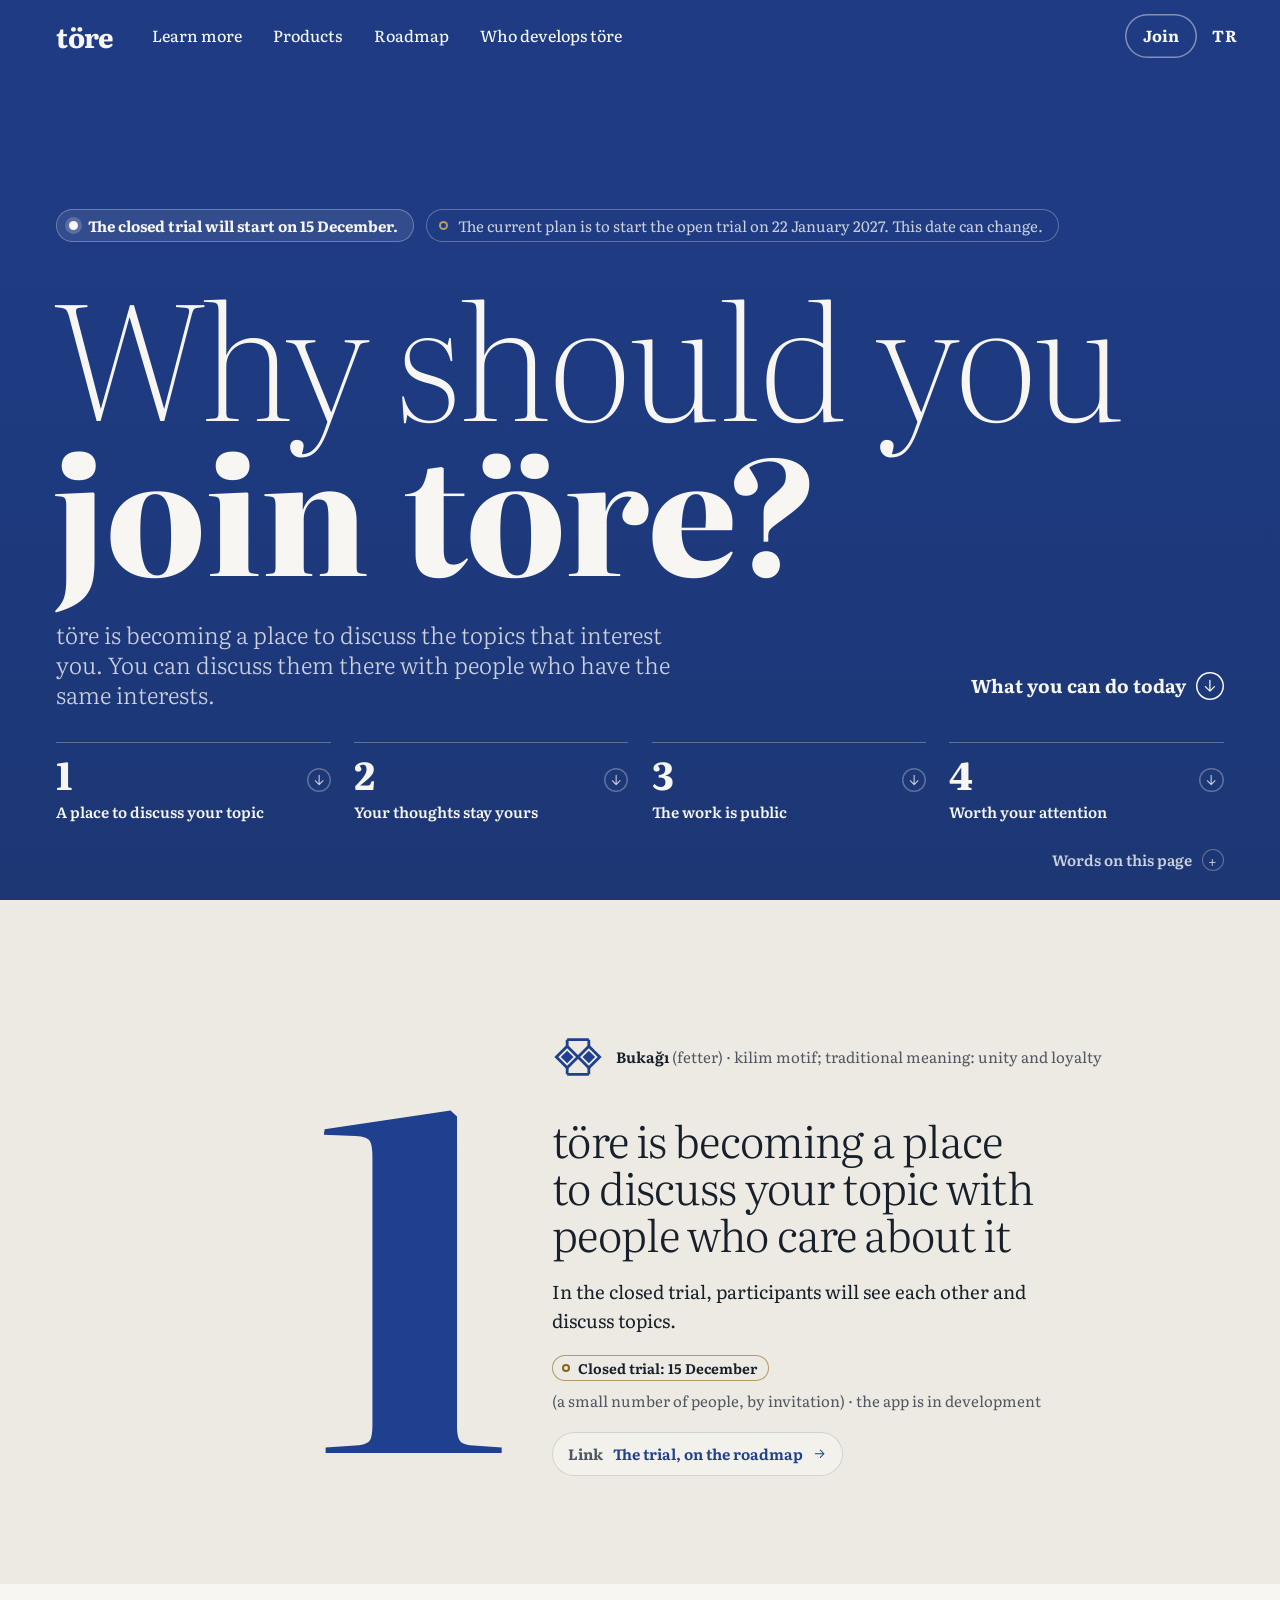
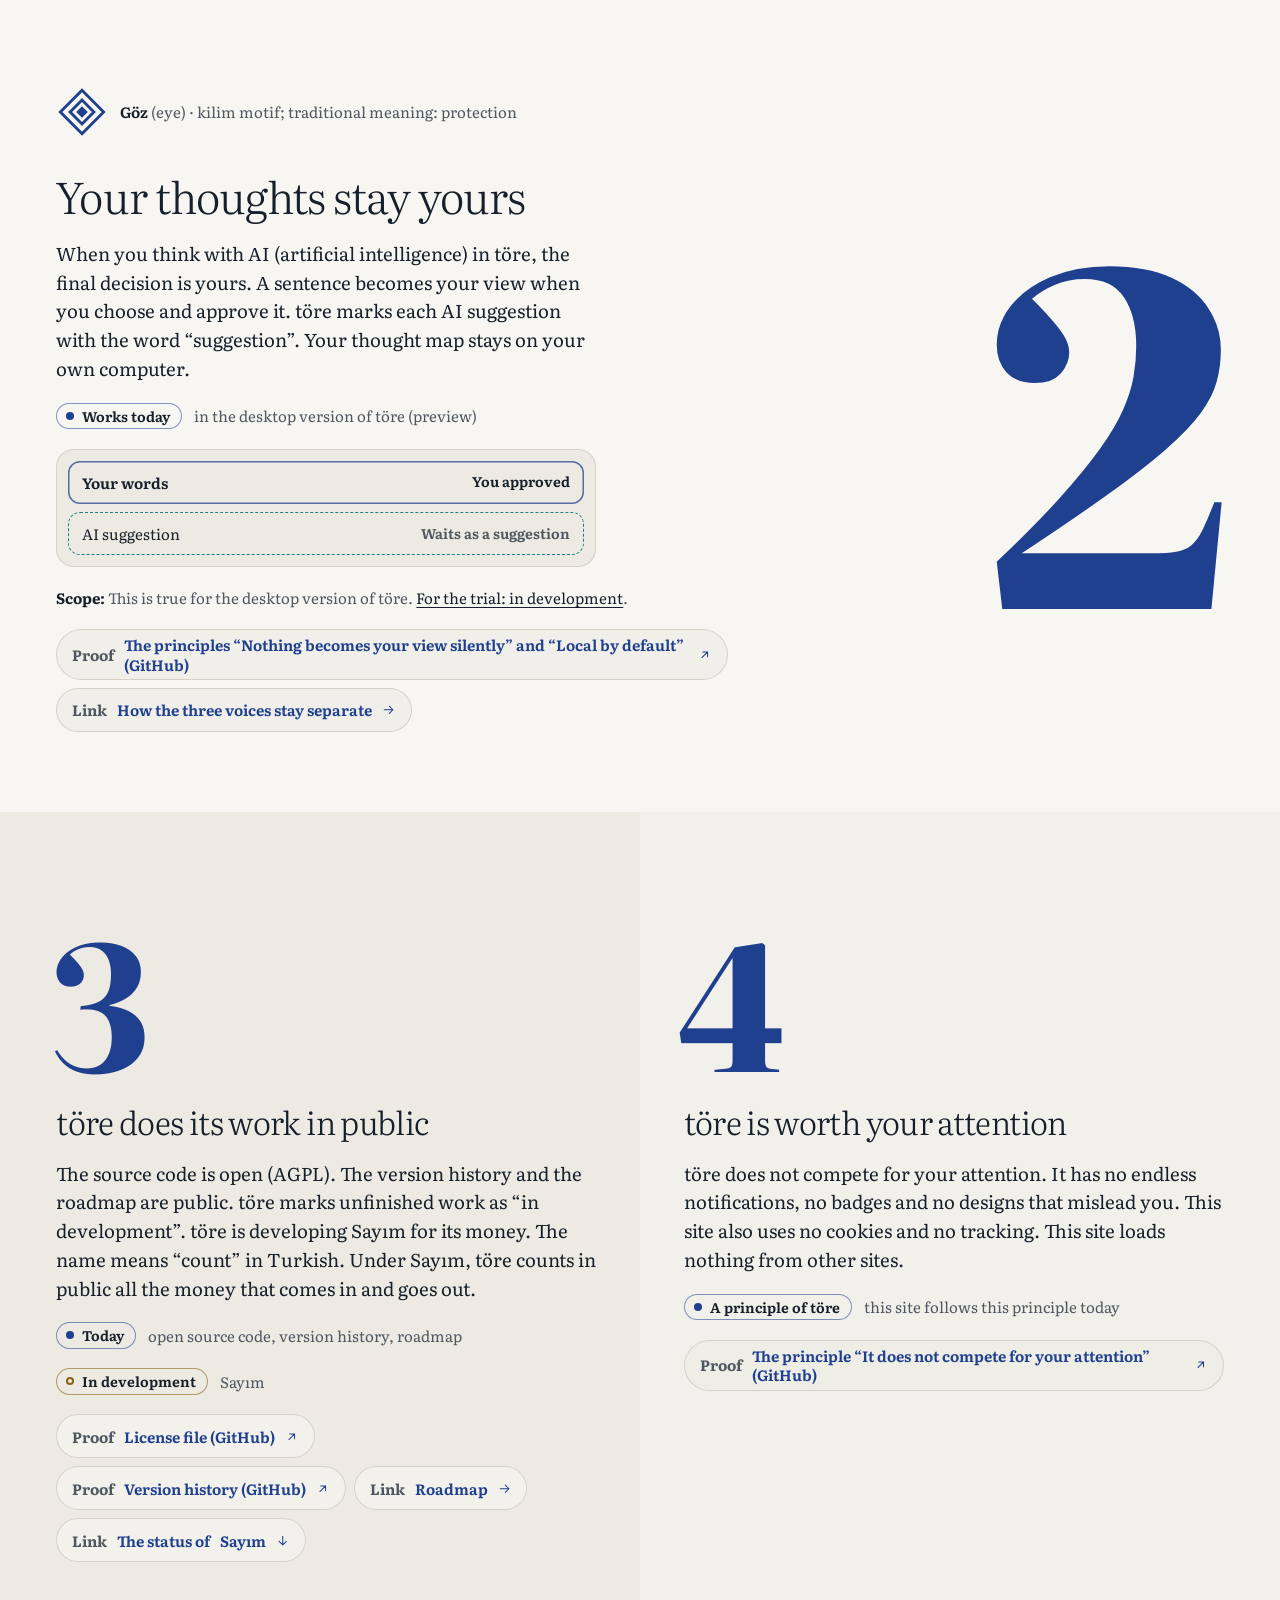
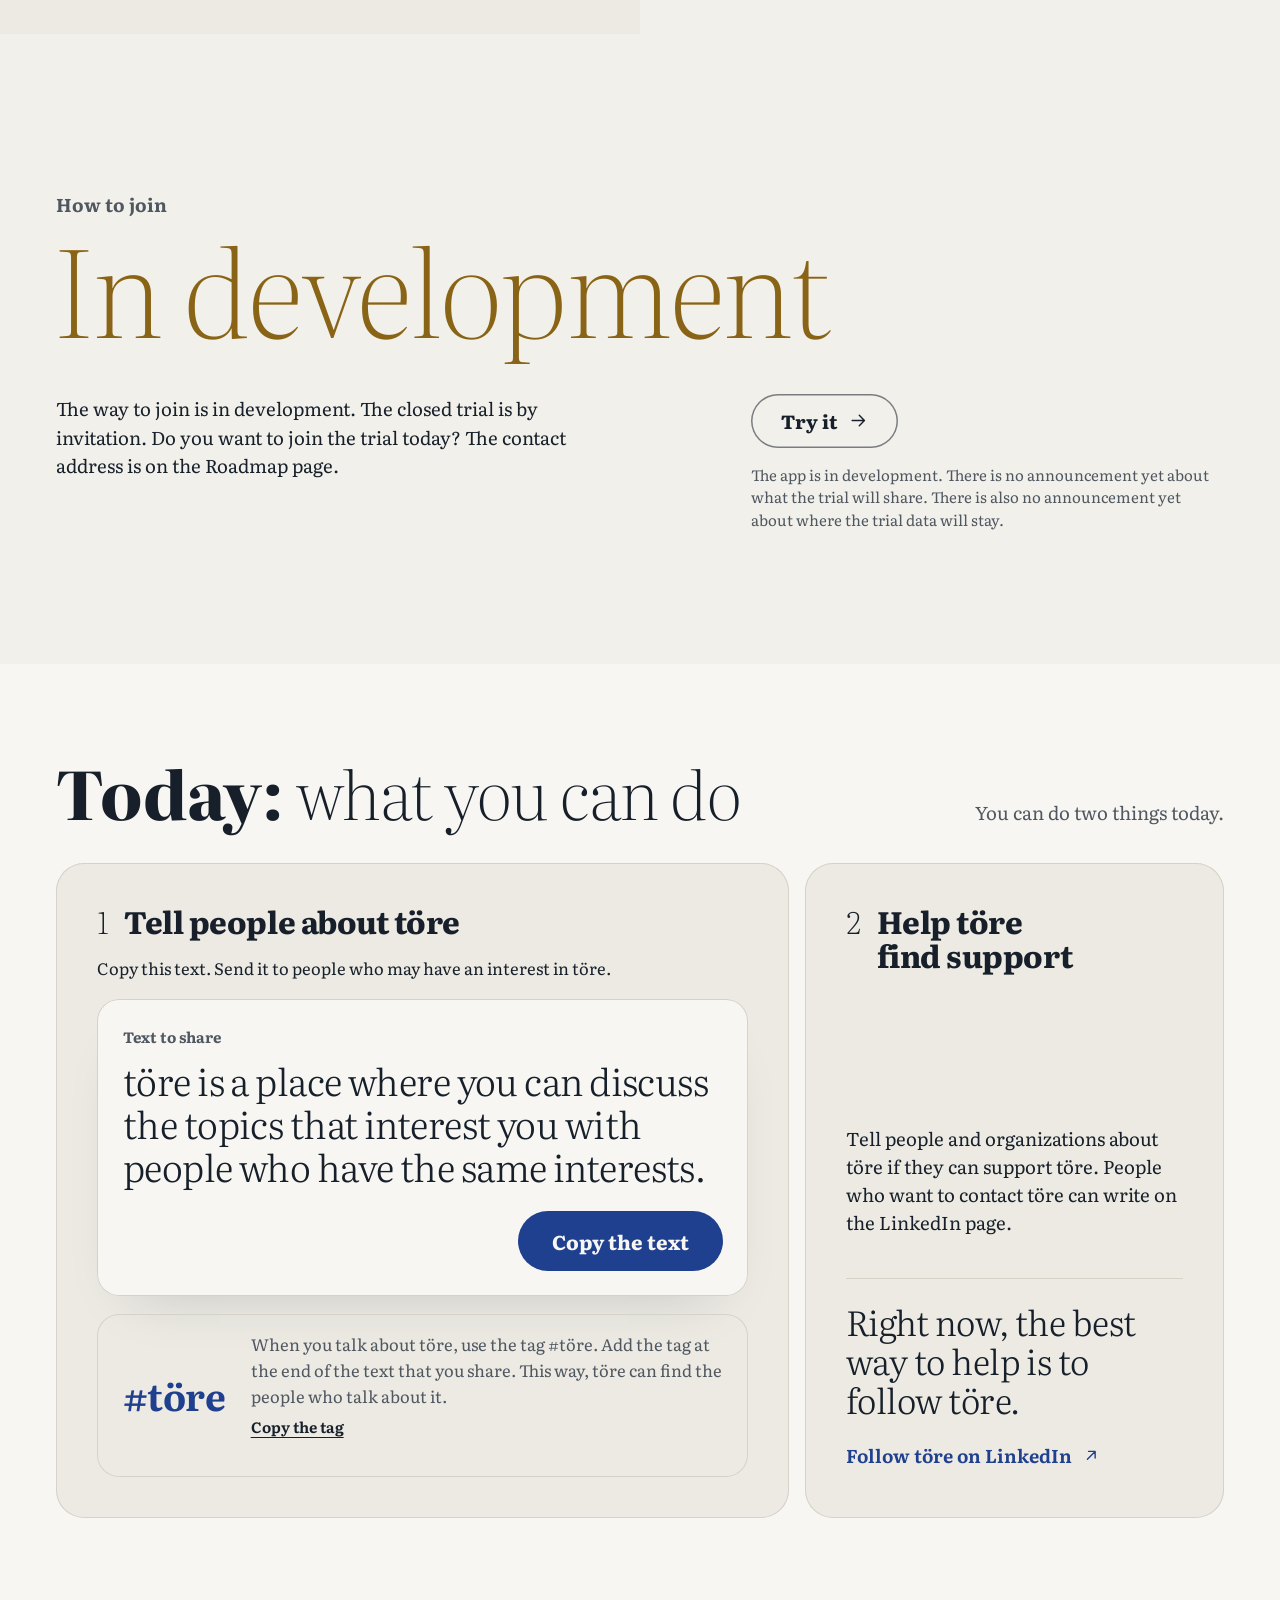
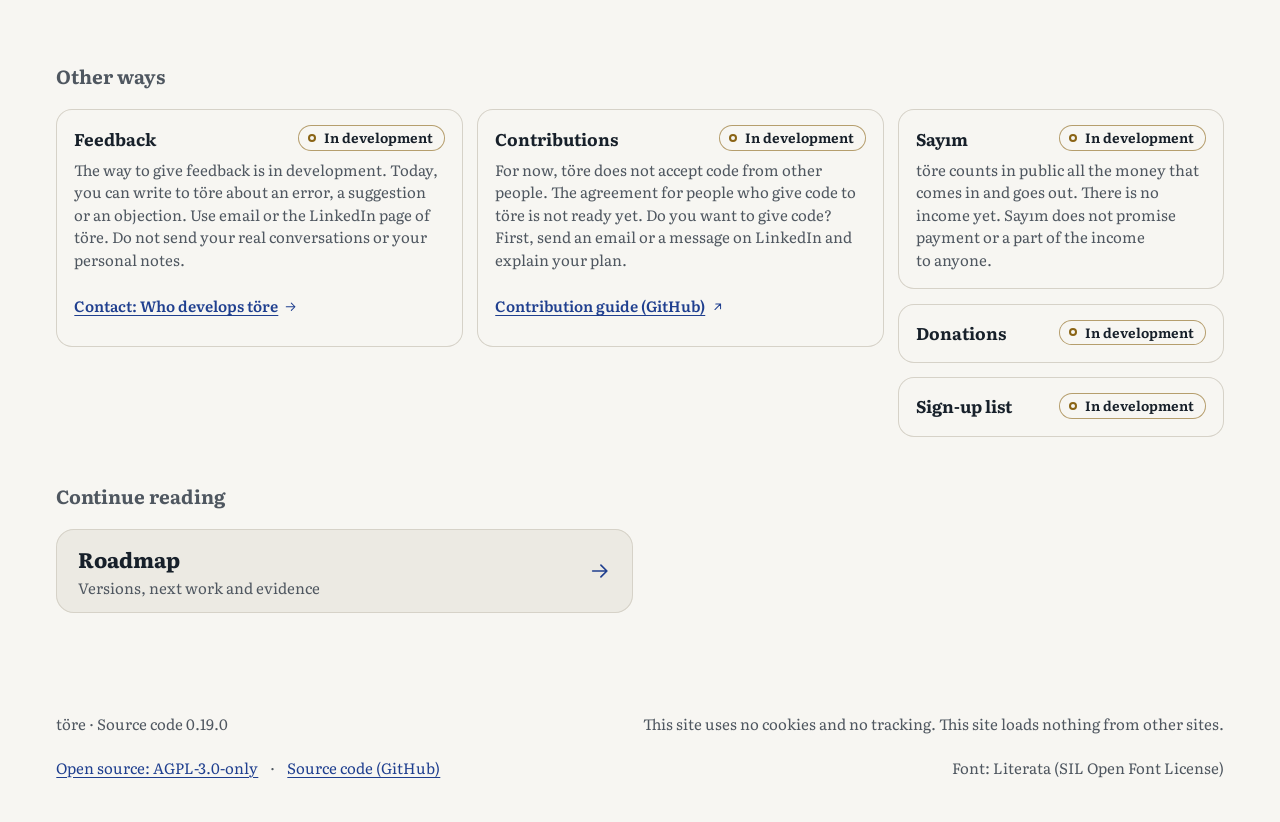
<file: en/katil.html>
<!doctype html>
<html lang="en" class="acik">
<head>
<meta charset="utf-8">
<meta name="viewport" content="width=device-width, initial-scale=1">
<meta http-equiv="Content-Security-Policy" content="default-src 'self'; script-src 'self'; style-src 'self'; font-src 'self'; img-src 'self' data:; connect-src 'none'; object-src 'none'; base-uri 'self'; form-action 'none'">
<meta name="referrer" content="strict-origin-when-cross-origin">
<link rel="canonical" href="https://ondersamet97.github.io/en/katil.html">
<link rel="alternate" hreflang="tr" href="https://ondersamet97.github.io/katil.html">
<link rel="alternate" hreflang="en" href="https://ondersamet97.github.io/en/katil.html">
<link rel="alternate" hreflang="x-default" href="https://ondersamet97.github.io/katil.html">
<link rel="icon" href="../marka/favicon-en.svg" type="image/svg+xml">
<title>Join · töre</title>
<meta name="description" content="Why should you join töre? This page gives four reasons, each with its status today. The closed trial will start on 15 December 2026. This page also shows two things that you can do today.">
<meta property="og:type" content="website">
<meta property="og:site_name" content="töre">
<meta property="og:locale" content="en_US">
<meta property="og:title" content="Join · töre">
<meta property="og:description" content="Why should you join töre? This page gives four reasons, each with its status today. The closed trial will start on 15 December 2026. This page also shows two things that you can do today.">
<meta property="og:url" content="https://ondersamet97.github.io/en/katil.html">
<meta property="og:image" content="https://ondersamet97.github.io/marka/paylasim.png">
<meta property="og:image:width" content="1200">
<meta property="og:image:height" content="630">
<meta name="twitter:card" content="summary_large_image">
<link rel="preload" href="../ortak/Literata-wght.woff" as="font" type="font/woff" crossorigin>
<link rel="stylesheet" href="../ortak/temel.css">
<link rel="stylesheet" href="../stil.css">
<link rel="stylesheet" href="../stil/katil.css">
<script src="../betik.js" defer></script>
</head>
<body class="sayfa--katil">
<a class="atla" href="#icerik">Go to the content</a>

<header class="ust ust--tek">
  <div class="ust__sol">
    <a class="ust__marka" href="index.html" aria-label="töre home page">töre</a>
    <nav class="ust__menu" aria-label="Main menu">
      <ul>
        <li><a href="index.html#bilgi">Learn more</a></li>
        <li><a href="urunler.html">Products</a></li>
        <li><a href="yol.html">Roadmap</a></li>
        <li><a href="kim.html">Who develops töre</a></li>
      </ul>
    </nav>
  </div>
  <div class="ust__sag">
    <a class="ust__katil" href="katil.html" aria-current="page">Join</a>
    <a class="ust__dil" href="../katil.html?dil=tr" hreflang="tr" lang="tr">TR<span class="gizli"> (Türkçe)</span></a>
    <details class="ust__cekmece">
      <summary><span class="ust__cekmece-ad">Menu</span></summary>
      <nav aria-label="Main menu">
        <ul>
          <li><a href="index.html#bilgi">Learn more</a></li>
          <li><a href="urunler.html">Products</a></li>
          <li><a href="yol.html">Roadmap</a></li>
          <li><a href="kim.html">Who develops töre</a></li>
        </ul>
      </nav>
    </details>
  </div>
</header>

<main id="icerik">

  <!-- First screen: the status, the question, the introduction and the index of the four reasons. The screen does not split on this page.
       The index has only short names; each name scrolls to its reason below. -->
  <section class="perde perde--tek" data-perde aria-labelledby="baslik">
    <p class="katil__durum"><span class="katil__rozet">The closed trial will start on 15 December.</span> <span class="katil__rozet katil__rozet--hedef">The current plan is to start the open trial on 22 January 2027. This date can change.</span></p>
    <h1 class="katil__baslik" id="baslik"><span class="hafif">Why should you</span> <span class="dev" data-sigdir>join töre?</span></h1>
    <div class="katil__giris">
      <p>töre is becoming a place to discuss the topics that interest you. You can discuss them there with people who have the same interests.</p>
      <ul class="katil__atla">
        <li><a href="#bugun">What you can do today<svg class="ok" viewBox="0 0 24 24" aria-hidden="true" focusable="false"><path d="M12 4v15M5.5 13l6.5 6.5 6.5-6.5"/></svg></a></li>
      </ul>
    </div>
    <nav class="kd" aria-label="Four reasons to join">
      <ol>
        <li><a href="#neden-1"><span class="kd__ust"><span class="kd__no" aria-hidden="true">1</span><svg class="ok" viewBox="0 0 24 24" aria-hidden="true" focusable="false"><path d="M12 4v15M5.5 13l6.5 6.5 6.5-6.5"/></svg></span><span class="kd__ad">A place to discuss your topic</span></a></li>
        <li><a href="#neden-2"><span class="kd__ust"><span class="kd__no" aria-hidden="true">2</span><svg class="ok" viewBox="0 0 24 24" aria-hidden="true" focusable="false"><path d="M12 4v15M5.5 13l6.5 6.5 6.5-6.5"/></svg></span><span class="kd__ad">Your thoughts stay yours</span></a></li>
        <li><a href="#neden-3"><span class="kd__ust"><span class="kd__no" aria-hidden="true">3</span><svg class="ok" viewBox="0 0 24 24" aria-hidden="true" focusable="false"><path d="M12 4v15M5.5 13l6.5 6.5 6.5-6.5"/></svg></span><span class="kd__ad">The work is public</span></a></li>
        <li><a href="#neden-4"><span class="kd__ust"><span class="kd__no" aria-hidden="true">4</span><svg class="ok" viewBox="0 0 24 24" aria-hidden="true" focusable="false"><path d="M12 4v15M5.5 13l6.5 6.5 6.5-6.5"/></svg></span><span class="kd__ad">Worth your attention</span></a></li>
      </ol>
    </nav>
    <details class="sozluk">
      <summary>Words on this page</summary>
      <p>A preview is an early version.</p>
    </details>
  </section>

  <!-- Reasons: four scenes in two sizes. -->
  <section id="neden" aria-labelledby="neden-baslik">
    <h2 class="gizli" id="neden-baslik">Four reasons to join</h2>


    <ol class="nedenler">
      <li class="sahne neden neden--tam" id="neden-1">
        <span class="neden__no" aria-hidden="true">1</span>
        <div class="neden__ic">
          <figure class="motif motif--bukagi"><span class="motif__sekil" aria-hidden="true"></span><figcaption><b lang="tr">Bukağı</b> (fetter) · kilim motif; traditional meaning: unity and loyalty</figcaption></figure>
          <h3>töre is becoming a place to discuss your topic with people who care about it</h3>
          <p class="neden__govde">In the closed trial, participants will see each other and discuss topics.</p>
          <p class="neden__durum"><span class="durum durum--okru">Closed trial: 15 December</span> (a small number of people, by invitation) · the app is in development</p>
          <ul class="cipler">
            <li><a class="cip" href="yol.html#deneme"><span class="cip__tur">Link</span>The trial, on the roadmap<svg class="ok" viewBox="0 0 24 24" aria-hidden="true" focusable="false"><path d="M4 12h15M13 5.5l6.5 6.5-6.5 6.5"/></svg></a></li>
          </ul>
        </div>
      </li>

      <li class="sahne neden neden--tam neden--ters" id="neden-2">
        <span class="neden__no" aria-hidden="true">2</span>
        <div class="neden__ic">
          <figure class="motif motif--goz"><span class="motif__sekil" aria-hidden="true"></span><figcaption><b lang="tr">Göz</b> (eye) · kilim motif; traditional meaning: protection</figcaption></figure>
          <h3>Your thoughts stay yours</h3>
          <p class="neden__govde">When you think with AI (artificial intelligence) in töre, the final decision is yours. A sentence becomes your view when you choose and approve it. töre marks each AI suggestion with the word “suggestion”. Your thought map stays on your own computer.</p>
          <p class="neden__durum"><span class="durum">Works today</span> in the desktop version of töre (preview)</p>
          <div class="onay" aria-hidden="true">
            <p class="onay__satir onay__satir--soz"><span>Your words</span><span class="onay__etiket">You approved</span></p>
            <p class="onay__satir onay__satir--yz"><span>AI suggestion</span><span class="onay__etiket">Waits as a suggestion</span></p>
          </div>
          <p class="not"><b>Scope:</b> This is true for the desktop version of töre. <a href="yol.html#deneme">For the trial: in development</a>.</p>
          <ul class="cipler">
            <li><a class="cip" href="https://github.com/ondersamet97/tore#principles"><span class="cip__tur">Proof</span>The principles “Nothing becomes your view silently” and “Local by default” (GitHub)<svg class="ok" viewBox="0 0 24 24" aria-hidden="true" focusable="false"><path d="M7 17 17 7M8.5 7H17v8.5"/></svg></a></li>
            <li><a class="cip" href="index.html#nasil"><span class="cip__tur">Link</span>How the three voices stay separate<svg class="ok" viewBox="0 0 24 24" aria-hidden="true" focusable="false"><path d="M4 12h15M13 5.5l6.5 6.5-6.5 6.5"/></svg></a></li>
          </ul>
        </div>
      </li>

      <li class="sahne neden neden--yarim" id="neden-3">
        <span class="neden__no" aria-hidden="true">3</span>
        <div class="neden__ic">
          <h3>töre does its work in public</h3>
          <p class="neden__govde">The source code is open (AGPL). The version history and the roadmap are public. töre marks unfinished work as “in development”. töre is developing <span lang="tr">Sayım</span> for its money. The name means “count” in Turkish. Under <span lang="tr">Sayım</span>, töre counts in public all the money that comes in and goes out.</p>
          <p class="neden__durum"><span class="durum">Today</span> open source code, version history, roadmap</p>
          <p class="neden__durum"><span class="durum durum--okru">In development</span> <span lang="tr">Sayım</span></p>
          <ul class="cipler">
            <li><a class="cip" href="https://github.com/ondersamet97/tore/blob/main/LICENSE"><span class="cip__tur">Proof</span>License file (GitHub)<svg class="ok" viewBox="0 0 24 24" aria-hidden="true" focusable="false"><path d="M7 17 17 7M8.5 7H17v8.5"/></svg></a></li>
            <li><a class="cip" href="https://github.com/ondersamet97/tore/blob/main/CHANGELOG.md"><span class="cip__tur">Proof</span>Version history (GitHub)<svg class="ok" viewBox="0 0 24 24" aria-hidden="true" focusable="false"><path d="M7 17 17 7M8.5 7H17v8.5"/></svg></a></li>
            <li><a class="cip" href="yol.html"><span class="cip__tur">Link</span>Roadmap<svg class="ok" viewBox="0 0 24 24" aria-hidden="true" focusable="false"><path d="M4 12h15M13 5.5l6.5 6.5-6.5 6.5"/></svg></a></li>
            <li><a class="cip" href="#sayim"><span class="cip__tur">Link</span>The status of <span lang="tr">Sayım</span><svg class="ok" viewBox="0 0 24 24" aria-hidden="true" focusable="false"><path d="M12 4v15M5.5 13l6.5 6.5 6.5-6.5"/></svg></a></li>
          </ul>
        </div>
      </li>

      <li class="sahne neden neden--yarim" id="neden-4">
        <span class="neden__no" aria-hidden="true">4</span>
        <div class="neden__ic">
          <h3>töre is worth your attention</h3>
          <p class="neden__govde">töre does not compete for your attention. It has no endless notifications, no badges and no designs that mislead you. This site also uses no cookies and no tracking. This site loads nothing from other sites.</p>
          <p class="neden__durum"><span class="durum">A principle of töre</span> this site follows this principle today</p>
          <ul class="cipler">
            <li><a class="cip" href="https://github.com/ondersamet97/tore#principles"><span class="cip__tur">Proof</span>The principle “It does not compete for your attention” (GitHub)<svg class="ok" viewBox="0 0 24 24" aria-hidden="true" focusable="false"><path d="M7 17 17 7M8.5 7H17v8.5"/></svg></a></li>
          </ul>
        </div>
      </li>
    </ol>
  </section>

  <!-- How to join -->
  <section class="sahne sahne--yol" id="nasil-katilinir" aria-labelledby="nk-baslik">
    <h2 class="yol2__baslik" id="nk-baslik">How to join</h2>
    <p class="yol2__durum">In development</p>
    <p class="yol2__govde">The way to join is in development. The closed trial is by invitation. Do you want to join the trial today? The contact address is on the Roadmap page.</p>
    <div class="yol2__yan">
      <a class="dugme dugme--ikincil" href="yol.html#deneme">Try it<svg class="ok" viewBox="0 0 24 24" aria-hidden="true" focusable="false"><path d="M4 12h15M13 5.5l6.5 6.5-6.5 6.5"/></svg></a>
      <p class="not">The app is in development. There is no announcement yet about what the trial will share. There is also no announcement yet about where the trial data will stay.</p>
    </div>
  </section>

  <!-- What you can do today: the single main action of the page is here (Copy the text). -->
  <section class="sahne sahne--bugun2" id="bugun" aria-labelledby="bugun-baslik">
    <div class="bugun2__bas">
      <h2 id="bugun-baslik"><span class="agir">Today:</span> <span class="hafif">what you can do</span></h2>
      <p>You can do two things today.</p>
    </div>
    <div class="iki-sey">
      <article class="sey sey--anlat" id="paylas">
        <h3><span class="sey__no" aria-hidden="true">1</span>Tell people about töre</h3>
        <p>Copy this text. Send it to people who may have an interest in töre.</p>
        <div class="mesaj">
          <p class="mesaj__ust">Text to share</p>
          <p class="paylas__metin" id="paylas-metni">töre is a place where you can discuss the topics that interest you with people who have the same interests.</p>
          <div class="paylas__eylem">
            <p class="kopya-durum" id="kopya-durum" role="status" data-tamam="Copied." data-olmadi="Could not copy. Select the text and copy it yourself."></p>
            <button class="dugme" type="button" data-kopyala="paylas-metni" data-durum="kopya-durum">Copy the text</button>
          </div>
        </div>
        <div class="etiketle">
          <p class="etiketle__ad" id="tore-etiketi" lang="tr">#töre</p>
          <div class="etiketle__yan">
            <p class="etiketle__govde">When you talk about töre, use the tag <span lang="tr">#töre</span>. Add the tag at the end of the text that you share. This way, töre can find the people who talk about it.</p>
            <div class="etiketle__eylem">
              <button class="etiketle__dugme" type="button" data-kopyala="tore-etiketi" data-durum="etiket-durum">Copy the tag</button>
              <p class="kopya-durum" id="etiket-durum" role="status" data-tamam="Copied." data-olmadi="Could not copy. Type the tag yourself."></p>
            </div>
          </div>
        </div>
      </article>
      <article class="sey sey--kaynak" id="kaynak">
        <h3><span class="sey__no" aria-hidden="true">2</span>Help töre find support</h3>
        <p>Tell people and organizations about töre if they can support töre. People who want to contact töre can write on the LinkedIn page.</p>
        <div class="takip">
          <p class="takip__soz">Right now, the best way to help is to follow töre.</p>
          <a class="ileri" href="https://www.linkedin.com/company/tore-app/">Follow töre on LinkedIn<svg class="ok" viewBox="0 0 24 24" aria-hidden="true" focusable="false"><path d="M7 17 17 7M8.5 7H17v8.5"/></svg></a>
        </div>
      </article>
    </div>
  </section>

  <!-- Other ways: at the bottom, small -->
  <section class="oteki" id="oteki" aria-labelledby="oteki-baslik">
    <h2 id="oteki-baslik">Other ways</h2>
    <div class="oteki__liste">
      <article class="yolcuk" id="geri-bildirim">
        <h3>Feedback <span class="durum durum--okru">In development</span></h3>
        <p>The way to give feedback is in development. Today, you can write to töre about an error, a suggestion or an objection. Use email or the LinkedIn page of töre. Do not send your real conversations or your personal notes.</p>
        <p class="bag"><a href="kim.html">Contact: Who develops töre<svg class="ok" viewBox="0 0 24 24" aria-hidden="true" focusable="false"><path d="M4 12h15M13 5.5l6.5 6.5-6.5 6.5"/></svg></a></p>
      </article>
      <article class="yolcuk" id="katki">
        <h3>Contributions <span class="durum durum--okru">In development</span></h3>
        <p>For now, töre does not accept code from other people. The agreement for people who give code to töre is not ready yet. Do you want to give code? First, send an email or a message on LinkedIn and explain your plan.</p>
        <p class="bag"><a href="https://github.com/ondersamet97/tore/blob/main/CONTRIBUTING.md">Contribution guide (GitHub)<svg class="ok" viewBox="0 0 24 24" aria-hidden="true" focusable="false"><path d="M7 17 17 7M8.5 7H17v8.5"/></svg></a></p>
      </article>
      <article class="yolcuk" id="sayim">
        <h3><span lang="tr">Sayım</span> <span class="durum durum--okru">In development</span></h3>
        <p>töre counts in public all the money that comes in and goes out. There is no income yet. <span lang="tr">Sayım</span> does not promise payment or a part of the income to anyone.</p>
      </article>
      <article class="yolcuk" id="bagis">
        <h3>Donations <span class="durum durum--okru">In development</span></h3>
      </article>
      <article class="yolcuk" id="katilim-listesi">
        <h3>Sign-up list <span class="durum durum--okru">In development</span></h3>
      </article>
    </div>
  </section>

  <nav class="devam" aria-labelledby="devam-baslik">
    <h2 id="devam-baslik">Continue reading</h2>
    <ul>
      <li><a href="yol.html"><span><b>Roadmap</b><span>Versions, next work and evidence</span></span><svg class="ok" viewBox="0 0 24 24" aria-hidden="true" focusable="false"><path d="M4 12h15M13 5.5l6.5 6.5-6.5 6.5"/></svg></a></li>
    </ul>
  </nav>

</main>

<footer class="alt">
  <p>töre · Source code 0.19.0</p>
  <p><a href="index.html#lisans">Open source: AGPL-3.0-only</a><span aria-hidden="true">·</span><a href="https://github.com/ondersamet97/tore">Source code (GitHub)</a></p>
  <p>This site uses no cookies and no tracking. This site loads nothing from other sites.</p>
  <p>Font: Literata (SIL Open Font License)</p>
</footer>

</body>
</html>
</file>
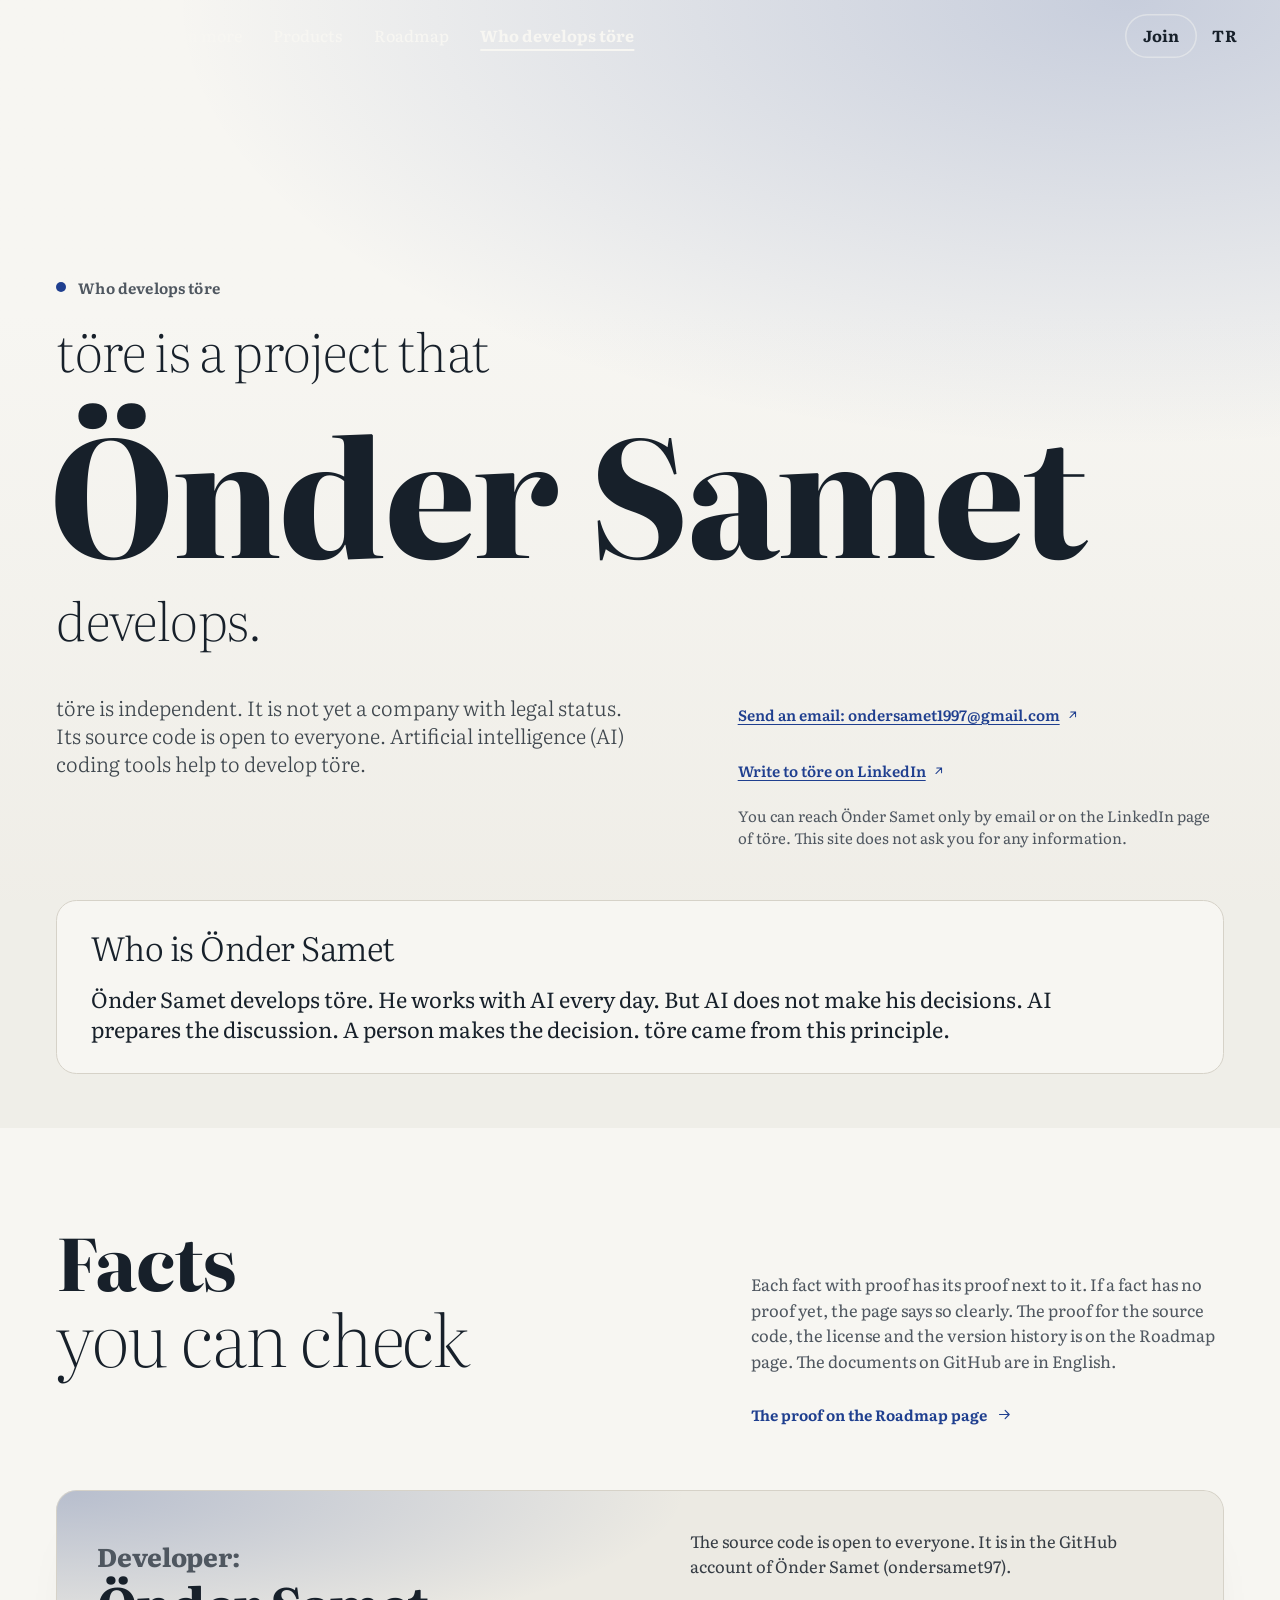
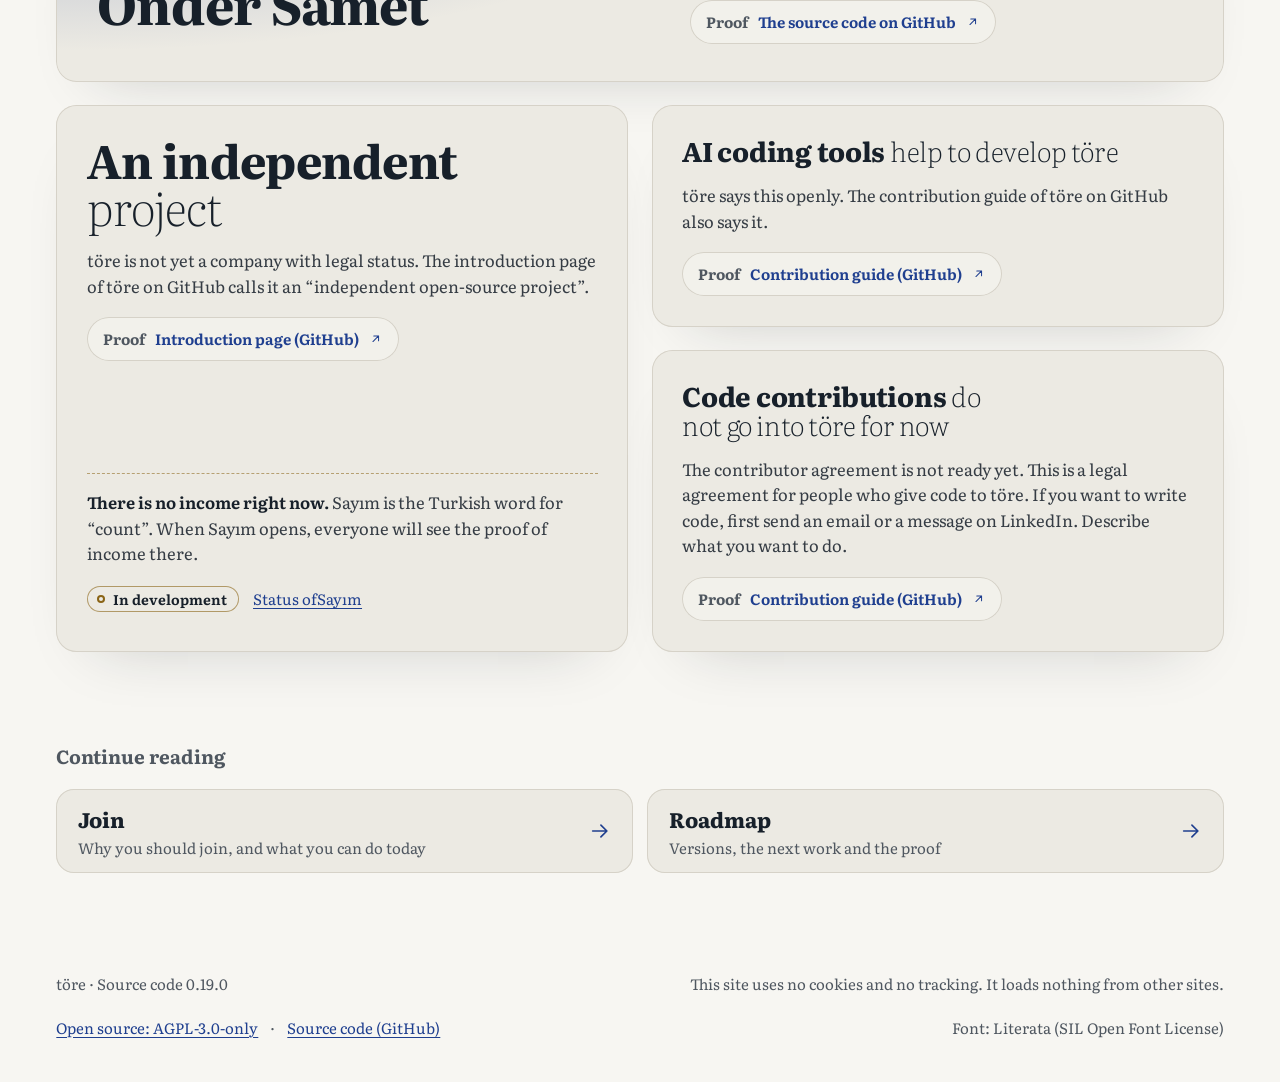
<file: en/kim.html>
<!doctype html>
<html lang="en" class="acik">
<head>
<meta charset="utf-8">
<meta name="viewport" content="width=device-width, initial-scale=1">
<meta http-equiv="Content-Security-Policy" content="default-src 'self'; script-src 'self'; style-src 'self'; font-src 'self'; img-src 'self' data:; connect-src 'none'; object-src 'none'; base-uri 'self'; form-action 'none'">
<meta name="referrer" content="strict-origin-when-cross-origin">
<link rel="canonical" href="https://ondersamet97.github.io/en/kim.html">
<link rel="alternate" hreflang="tr" href="https://ondersamet97.github.io/kim.html">
<link rel="alternate" hreflang="en" href="https://ondersamet97.github.io/en/kim.html">
<link rel="alternate" hreflang="x-default" href="https://ondersamet97.github.io/kim.html">
<link rel="icon" href="../marka/favicon-en.svg" type="image/svg+xml">
<title>Who develops töre · töre</title>
<meta name="description" content="töre is a project that Önder Samet develops. It is independent. It is not yet a company with legal status. This page shows the facts that you can check.">
<meta property="og:type" content="website">
<meta property="og:site_name" content="töre">
<meta property="og:locale" content="en_US">
<meta property="og:title" content="Who develops töre · töre">
<meta property="og:description" content="töre is a project that Önder Samet develops. It is independent. It is not yet a company with legal status. This page shows the facts that you can check.">
<meta property="og:url" content="https://ondersamet97.github.io/en/kim.html">
<meta property="og:image" content="https://ondersamet97.github.io/marka/paylasim.png">
<meta property="og:image:width" content="1200">
<meta property="og:image:height" content="630">
<meta name="twitter:card" content="summary_large_image">
<link rel="preload" href="../ortak/Literata-wght.woff" as="font" type="font/woff" crossorigin>
<link rel="stylesheet" href="../ortak/temel.css">
<link rel="stylesheet" href="../stil.css">
<link rel="stylesheet" href="../stil/kim.css">
<script src="../betik.js" defer></script>
</head>
<body class="sayfa--kim">
<a class="atla" href="#icerik">Go to the content</a>

<header class="ust">
  <div class="ust__sol">
    <a class="ust__marka" href="index.html" aria-label="töre home page">töre</a>
    <nav class="ust__menu" aria-label="Main menu">
      <ul>
        <li><a href="index.html#bilgi">Learn more</a></li>
        <li><a href="urunler.html">Products</a></li>
        <li><a href="yol.html">Roadmap</a></li>
        <li><a href="kim.html" aria-current="page">Who develops töre</a></li>
      </ul>
    </nav>
  </div>
  <div class="ust__sag">
    <a class="ust__katil" href="katil.html">Join</a>
    <a class="ust__dil" href="../kim.html?dil=tr" hreflang="tr" lang="tr">TR<span class="gizli"> (Türkçe)</span></a>
    <details class="ust__cekmece">
      <summary><span class="ust__cekmece-ad">Menu</span></summary>
      <nav aria-label="Main menu">
        <ul>
          <li><a href="index.html#bilgi">Learn more</a></li>
          <li><a href="urunler.html">Products</a></li>
          <li><a href="yol.html">Roadmap</a></li>
          <li><a href="kim.html" aria-current="page">Who develops töre</a></li>
        </ul>
      </nav>
    </details>
  </div>
</header>

<main id="icerik">

  <!-- Opening: the founder sentence is the largest text on the page; the name is inside the sentence and bold. -->
  <section class="kim-perde" data-perde aria-labelledby="baslik">
    <p class="kim-perde__etiket">Who develops töre</p>
    <h1 class="kim-perde__baslik" id="baslik"><span class="kim-perde__ince">töre is a project that</span> <span class="dev kim-perde__ad" data-sigdir lang="tr"><span class="kim-perde__sozcuk">Önder</span> <span class="kim-perde__sozcuk">Samet</span></span> <span class="kim-perde__ince">develops.</span></h1>
    <div class="kim-perde__alt">
      <p class="kim-perde__govde">töre is independent. It is not yet a company with legal status. Its source code is open to everyone. Artificial intelligence (AI) coding tools help to develop töre.</p>
      <div class="kim-perde__eylem">
        <p class="bag"><a href="mailto:ondersamet1997@gmail.com">Send an email: ondersamet1997@gmail.com<svg class="ok" viewBox="0 0 24 24" aria-hidden="true" focusable="false"><path d="M7 17 17 7M8.5 7H17v8.5"/></svg></a></p>
        <p class="bag"><a href="https://www.linkedin.com/company/tore-app/">Write to töre on LinkedIn<svg class="ok" viewBox="0 0 24 24" aria-hidden="true" focusable="false"><path d="M7 17 17 7M8.5 7H17v8.5"/></svg></a></p>
        <p class="not">You can reach <span lang="tr">Önder Samet</span> only by email or on the LinkedIn page of töre. This site does not ask you for any information.</p>
      </div>
    </div>
  </section>

  <!-- Who is Önder Samet: text approved by the founder (27 November). No personal information except the name. -->
  <section class="sahne kimdir" id="onder-samet" aria-labelledby="kimdir-baslik">
    <div class="kimdir__alan">
      <div class="kimdir__bas">
        <h2 class="kimdir__baslik" id="kimdir-baslik">Who is <span lang="tr">Önder Samet</span></h2>
      </div>
      <div class="kimdir__metin">
        <p class="kimdir__govde"><span lang="tr">Önder Samet</span> develops töre. He works with AI every day. But AI does not make his decisions. AI prepares the discussion. A person makes the decision. töre came from this principle.</p>
      </div>
    </div>
  </section>

  <!-- Facts you can check: heading and text at the top; the first card (developer) is a full-width strip; below it, a long card (independent) on the left and two short cards on the right. -->
  <section class="sahne dogrula" id="dogrula" aria-labelledby="dogrula-baslik">
    <div class="dogrula__bas">
      <h2 class="dogrula__baslik" id="dogrula-baslik"><span class="agir">Facts</span> <span class="hafif">you can check</span></h2>
      <p class="dogrula__govde">Each fact with proof has its proof next to it. If a fact has no proof yet, the page says so clearly. The proof for the source code, the license and the version history is on the Roadmap page. The documents on GitHub are in English.</p>
      <a class="ileri ileri--kucuk dogrula__yol" href="yol.html#kanitlar">The proof on the Roadmap page<svg class="ok" viewBox="0 0 24 24" aria-hidden="true" focusable="false"><path d="M4 12h15M13 5.5l6.5 6.5-6.5 6.5"/></svg></a>
    </div>

    <ul class="bilgiler">
      <li class="bilgi-kart bilgi-kart--genis">
        <h3 class="bilgi-kart__ad"><span class="agir">Developer:</span> <span class="hafif" lang="tr">Önder Samet</span></h3>
        <p>The source code is open to everyone. It is in the GitHub account of <span lang="tr">Önder Samet</span> (ondersamet97).</p>
        <ul class="cipler">
          <li><a class="cip" href="https://github.com/ondersamet97/tore"><span class="cip__tur">Proof</span>The source code on GitHub<svg class="ok" viewBox="0 0 24 24" aria-hidden="true" focusable="false"><path d="M7 17 17 7M8.5 7H17v8.5"/></svg></a></li>
        </ul>
      </li>
      <li class="bilgi-kart bilgi-kart--uzun">
        <h3 class="bilgi-kart__ad"><span class="agir">An independent</span> <span class="hafif">project</span></h3>
        <p>töre is not yet a company with legal status. The introduction page of töre on GitHub calls it an “<span lang="en">independent open-source project</span>”.</p>
        <ul class="cipler">
          <li><a class="cip" href="https://github.com/ondersamet97/tore#contact"><span class="cip__tur">Proof</span>Introduction page (GitHub)<svg class="ok" viewBox="0 0 24 24" aria-hidden="true" focusable="false"><path d="M7 17 17 7M8.5 7H17v8.5"/></svg></a></li>
        </ul>
        <div class="bilgi-kart__gelir">
          <p><strong>There is no income right now.</strong> <span lang="tr">Sayım</span> is the Turkish word for “count”. When <span lang="tr">Sayım</span> opens, everyone will see the proof of income there.</p>
          <p class="bilgi-kart__not"><span class="durum durum--okru">In development</span><a href="katil.html#sayim">Status of <span lang="tr">Sayım</span></a></p>
        </div>
      </li>
      <li class="bilgi-kart">
        <h3 class="bilgi-kart__ad"><span class="agir">AI coding tools</span> <span class="hafif">help to develop töre</span></h3>
        <p>töre says this openly. The contribution guide of töre on GitHub also says it.</p>
        <ul class="cipler">
          <li><a class="cip" href="https://github.com/ondersamet97/tore/blob/main/CONTRIBUTING.md"><span class="cip__tur">Proof</span>Contribution guide (GitHub)<svg class="ok" viewBox="0 0 24 24" aria-hidden="true" focusable="false"><path d="M7 17 17 7M8.5 7H17v8.5"/></svg></a></li>
        </ul>
      </li>
      <li class="bilgi-kart">
        <h3 class="bilgi-kart__ad"><span class="agir">Code contributions</span> <span class="hafif">do not go into töre for now</span></h3>
        <p>The contributor agreement is not ready yet. This is a legal agreement for people who give code to töre. If you want to write code, first send an email or a message on LinkedIn. Describe what you want to do.</p>
        <ul class="cipler">
          <li><a class="cip" href="https://github.com/ondersamet97/tore/blob/main/CONTRIBUTING.md"><span class="cip__tur">Proof</span>Contribution guide (GitHub)<svg class="ok" viewBox="0 0 24 24" aria-hidden="true" focusable="false"><path d="M7 17 17 7M8.5 7H17v8.5"/></svg></a></li>
        </ul>
      </li>
    </ul>
  </section>

  <nav class="devam" aria-labelledby="devam-baslik">
    <h2 id="devam-baslik">Continue reading</h2>
    <ul>
      <li><a href="katil.html"><span><b>Join</b><span>Why you should join, and what you can do today</span></span><svg class="ok" viewBox="0 0 24 24" aria-hidden="true" focusable="false"><path d="M4 12h15M13 5.5l6.5 6.5-6.5 6.5"/></svg></a></li>
      <li><a href="yol.html"><span><b>Roadmap</b><span>Versions, the next work and the proof</span></span><svg class="ok" viewBox="0 0 24 24" aria-hidden="true" focusable="false"><path d="M4 12h15M13 5.5l6.5 6.5-6.5 6.5"/></svg></a></li>
    </ul>
  </nav>

</main>

<footer class="alt">
  <p>töre · Source code 0.19.0</p>
  <p><a href="index.html#lisans">Open source: AGPL-3.0-only</a><span aria-hidden="true">·</span><a href="https://github.com/ondersamet97/tore">Source code (GitHub)</a></p>
  <p>This site uses no cookies and no tracking. It loads nothing from other sites.</p>
  <p>Font: Literata (SIL Open Font License)</p>
</footer>

</body>
</html>
</file>
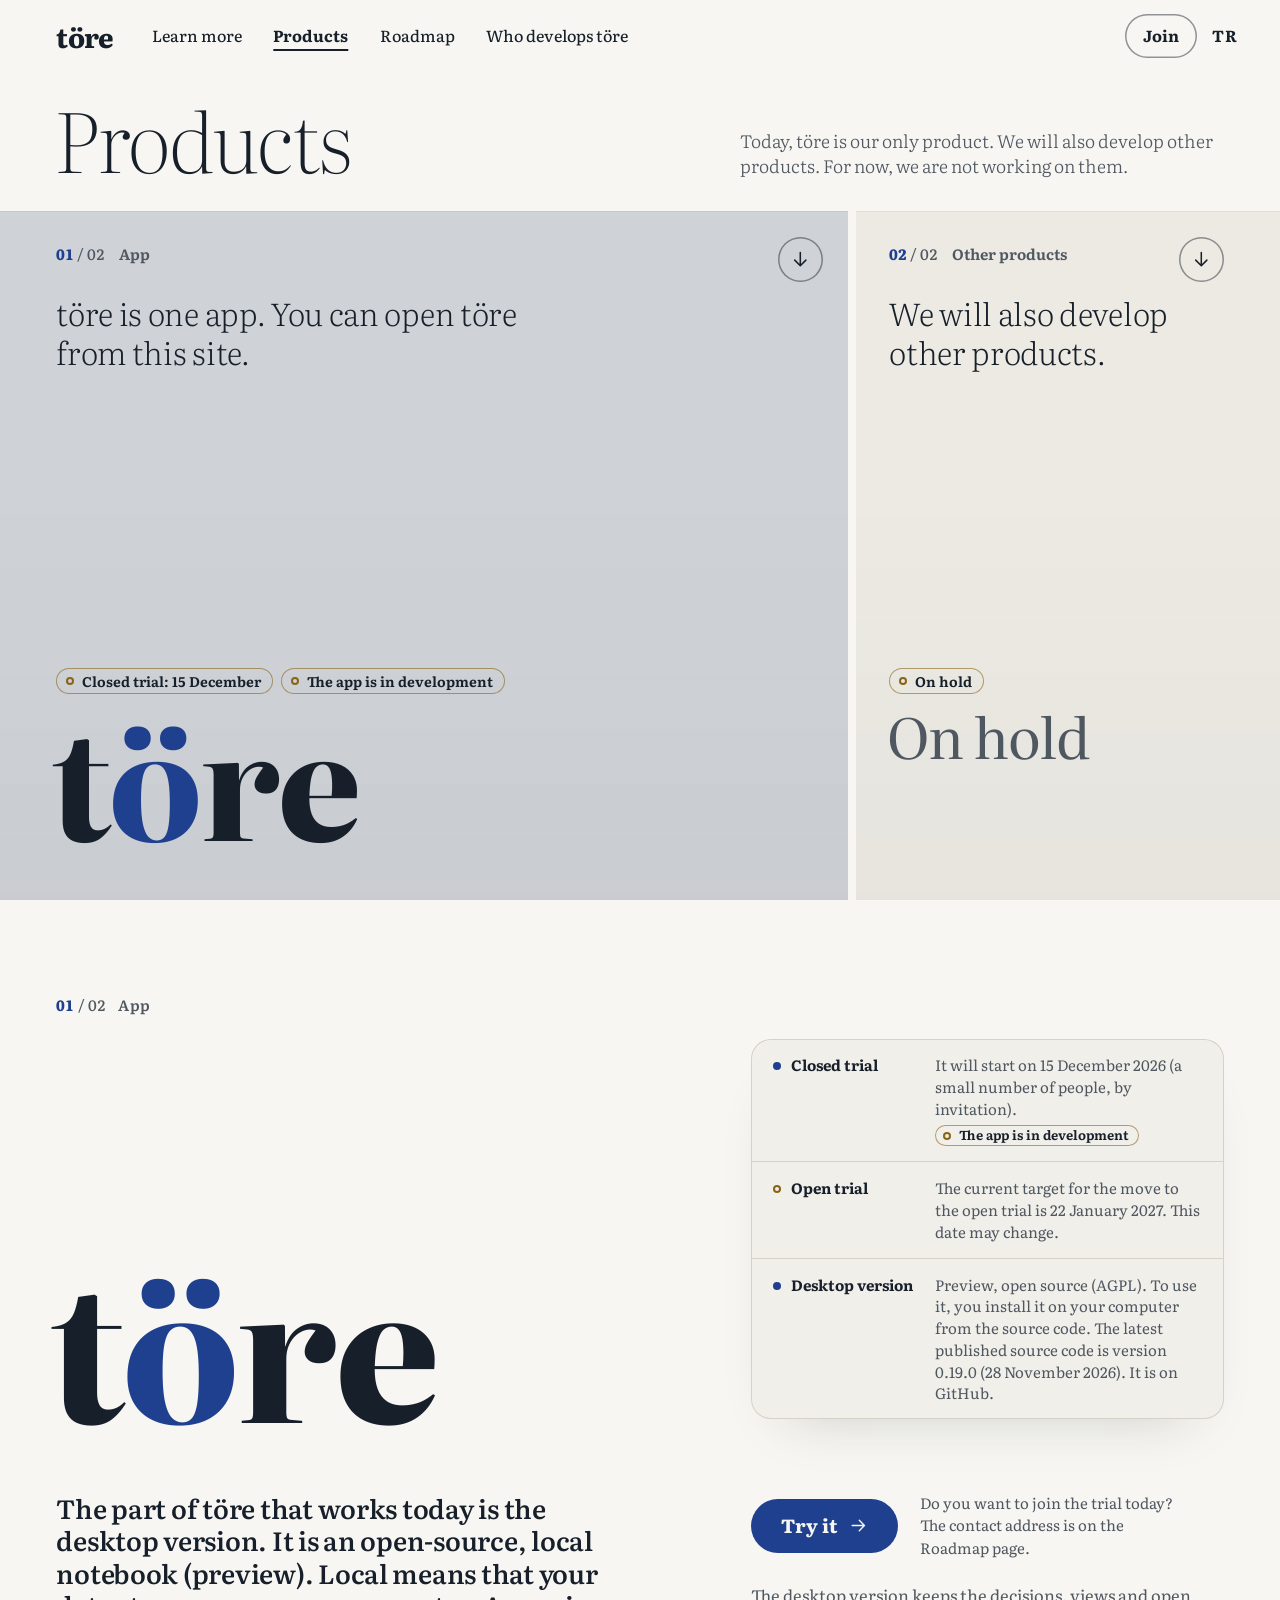
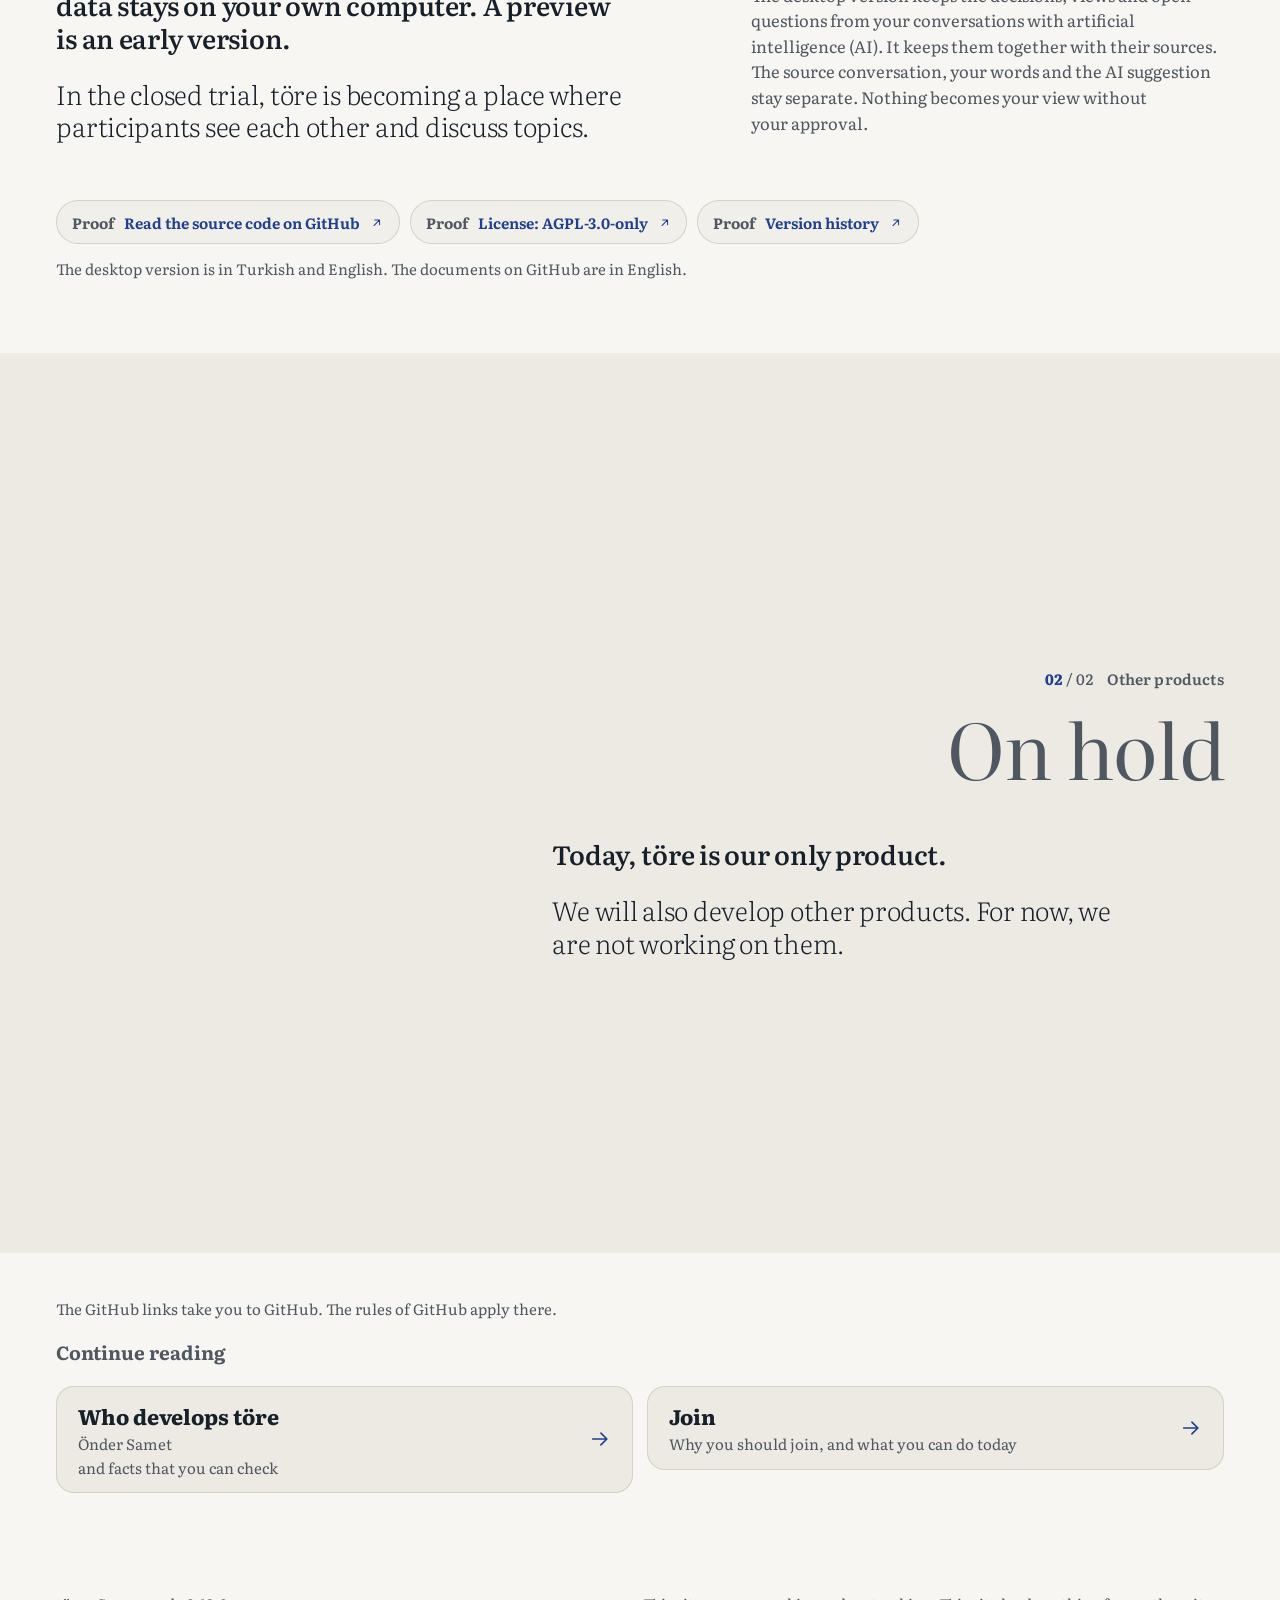
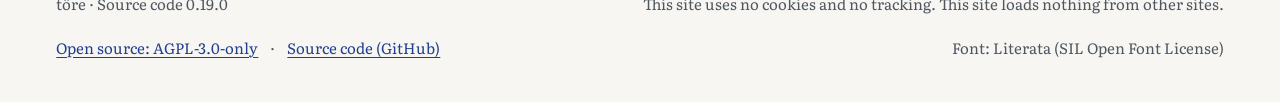
<file: en/urunler.html>
<!doctype html>
<html lang="en" class="acik">
<head>
<meta charset="utf-8">
<meta name="viewport" content="width=device-width, initial-scale=1">
<meta http-equiv="Content-Security-Policy" content="default-src 'self'; script-src 'self'; style-src 'self'; font-src 'self'; img-src 'self' data:; connect-src 'none'; object-src 'none'; base-uri 'self'; form-action 'none'">
<meta name="referrer" content="strict-origin-when-cross-origin">
<link rel="canonical" href="https://ondersamet97.github.io/en/urunler.html">
<link rel="alternate" hreflang="tr" href="https://ondersamet97.github.io/urunler.html">
<link rel="alternate" hreflang="en" href="https://ondersamet97.github.io/en/urunler.html">
<link rel="alternate" hreflang="x-default" href="https://ondersamet97.github.io/urunler.html">
<link rel="icon" href="../marka/favicon-en.svg" type="image/svg+xml">
<title>Products · töre</title>
<meta name="description" content="Today, töre is our only product. We will also develop other products. For now, we are not working on them. The closed trial of töre will start on 15 December 2026. The source code of the desktop version is on GitHub.">
<meta property="og:type" content="website">
<meta property="og:site_name" content="töre">
<meta property="og:locale" content="en_US">
<meta property="og:title" content="Products · töre">
<meta property="og:description" content="Today, töre is our only product. We will also develop other products. For now, we are not working on them. The closed trial of töre will start on 15 December 2026. The source code of the desktop version is on GitHub.">
<meta property="og:url" content="https://ondersamet97.github.io/en/urunler.html">
<meta property="og:image" content="https://ondersamet97.github.io/marka/paylasim.png">
<meta property="og:image:width" content="1200">
<meta property="og:image:height" content="630">
<meta name="twitter:card" content="summary_large_image">
<link rel="preload" href="../ortak/Literata-wght.woff" as="font" type="font/woff" crossorigin>
<link rel="stylesheet" href="../ortak/temel.css">
<link rel="stylesheet" href="../stil.css">
<link rel="stylesheet" href="../stil/urunler.css">
<script src="../betik.js" defer></script>
</head>
<body class="sayfa--urunler">
<a class="atla" href="#icerik">Go to the content</a>

<header class="ust ust--tek">
  <div class="ust__sol">
    <a class="ust__marka" href="index.html" aria-label="töre home page">töre</a>
    <nav class="ust__menu" aria-label="Main menu">
      <ul>
        <li><a href="index.html#bilgi">Learn more</a></li>
        <li><a href="urunler.html" aria-current="page">Products</a></li>
        <li><a href="yol.html">Roadmap</a></li>
        <li><a href="kim.html">Who develops töre</a></li>
      </ul>
    </nav>
  </div>
  <div class="ust__sag">
    <a class="ust__katil" href="katil.html">Join</a>
    <a class="ust__dil" href="../urunler.html?dil=tr" hreflang="tr" lang="tr">TR<span class="gizli"> (Türkçe)</span></a>
    <details class="ust__cekmece">
      <summary><span class="ust__cekmece-ad">Menu</span></summary>
      <nav aria-label="Main menu">
        <ul>
          <li><a href="index.html#bilgi">Learn more</a></li>
          <li><a href="urunler.html" aria-current="page">Products</a></li>
          <li><a href="yol.html">Roadmap</a></li>
          <li><a href="kim.html">Who develops töre</a></li>
        </ul>
      </nav>
    </details>
  </div>
</header>

<main id="icerik">

  <!-- First screen: a thin, small "Products", and two halves below it: töre and the products on hold. -->
  <section class="perde perde--urunler" data-perde aria-labelledby="baslik">
    <div class="urunler-acilis">
      <h1 class="urunler-acilis__baslik" id="baslik">Products</h1>
      <p class="urunler-acilis__govde">Today, töre is our only product. We will also develop other products. For now, we are not working on them.</p>
    </div>

    <div class="iki-urun">
      <a class="yari yari--tore" href="#tore">
        <span class="yari__bas">
          <span class="yari__no" aria-hidden="true">01</span>
          <span class="yari__tur">App</span>
        </span>
        <span class="yari__ok" aria-hidden="true"><svg class="ok" viewBox="0 0 24 24" focusable="false"><path d="M12 4v15M5.5 13l6.5 6.5 6.5-6.5"/></svg></span>
        <span class="yari__alt">
          <span class="yari__ad" data-sigdir>t<span class="logo-harf">ö</span>re</span>
          <span class="yari__oz">töre is one app. You can open töre from this site.</span>
          <span class="yari__durum"><span class="durum durum--okru">Closed trial: 15 December</span> <span class="durum durum--okru">The app is in development</span></span>
        </span>
      </a>
      <a class="yari yari--beklemede" href="#beklemede">
        <span class="yari__bas">
          <span class="yari__no" aria-hidden="true">02</span>
          <span class="yari__tur">Other products</span>
        </span>
        <span class="yari__ok" aria-hidden="true"><svg class="ok" viewBox="0 0 24 24" focusable="false"><path d="M12 4v15M5.5 13l6.5 6.5 6.5-6.5"/></svg></span>
        <span class="yari__alt">
          <span class="yari__ad" data-sigdir>On hold</span>
          <span class="yari__oz">We will also develop other products.</span>
          <span class="yari__durum"><span class="durum durum--okru">On hold</span></span>
        </span>
      </a>
    </div>
  </section>

  <!-- 01 · töre. Top band: the large name and the status panel next to it. Below: two sentences on the
       left (today in bold, tomorrow in light), and the single main action of the page (Try) on the right. At the bottom: the evidence band. -->
  <section class="sahne urun-sahne urun-sahne--tore" id="tore" aria-labelledby="tore-baslik">
    <p class="etiket"><span class="etiket__no" aria-hidden="true">01</span>App</p>
    <h2 class="urun-sahne__ad" id="tore-baslik" data-sigdir>t<span class="logo-harf">ö</span>re</h2>

    <dl class="durum-panel" aria-label="The status of töre">
      <div class="durum-panel__satir">
        <dt><span class="nokta" aria-hidden="true"></span>Closed trial</dt>
        <dd>It will start on 15 December 2026 (a small number of people, by invitation). <span class="durum durum--okru durum--kucuk">The app is in development</span></dd>
      </div>
      <div class="durum-panel__satir">
        <dt><span class="nokta nokta--okru" aria-hidden="true"></span>Open trial</dt>
        <dd>The current target for the move to the open trial is 22 January 2027. This date may change.</dd>
      </div>
      <div class="durum-panel__satir">
        <dt><span class="nokta" aria-hidden="true"></span>Desktop version</dt>
        <dd>Preview, open source (AGPL). To use it, you install it on your computer from the source code. The latest published source code is version 0.19.0 (28 November 2026). It is on GitHub.</dd>
      </div>
    </dl>

    <div class="urun-sahne__govde">
      <p class="urun-sahne__bugun">The part of töre that works today is the desktop version. It is an open-source, local notebook (preview). Local means that your data stays on your own computer. A preview is an early version.</p>
      <p class="urun-sahne__yarin">In the closed trial, töre is becoming a place where participants see each other and discuss topics.</p>
    </div>

    <div class="urun-sahne__yan">
      <div class="urun-sahne__eylem">
        <a class="dugme" href="yol.html#deneme">Try it<svg class="ok" viewBox="0 0 24 24" aria-hidden="true" focusable="false"><path d="M4 12h15M13 5.5l6.5 6.5-6.5 6.5"/></svg></a>
        <p class="not">Do you want to join the trial today? The contact address is on the Roadmap page.</p>
      </div>
      <p class="urun-sahne__ayrinti">The desktop version keeps the decisions, views and open questions from your conversations with artificial intelligence (AI). It keeps them together with their sources. The source conversation, your words and the AI suggestion stay separate. Nothing becomes your view without your approval.</p>
    </div>

    <div class="urun-sahne__bant">
      <ul class="cipler">
        <li><a class="cip" href="https://github.com/ondersamet97/tore"><span class="cip__tur">Proof</span>Read the source code on GitHub<svg class="ok" viewBox="0 0 24 24" aria-hidden="true" focusable="false"><path d="M7 17 17 7M8.5 7H17v8.5"/></svg></a></li>
        <li><a class="cip" href="https://github.com/ondersamet97/tore/blob/main/LICENSE"><span class="cip__tur">Proof</span>License: AGPL-3.0-only<svg class="ok" viewBox="0 0 24 24" aria-hidden="true" focusable="false"><path d="M7 17 17 7M8.5 7H17v8.5"/></svg></a></li>
        <li><a class="cip" href="https://github.com/ondersamet97/tore/blob/main/CHANGELOG.md"><span class="cip__tur">Proof</span>Version history<svg class="ok" viewBox="0 0 24 24" aria-hidden="true" focusable="false"><path d="M7 17 17 7M8.5 7H17v8.5"/></svg></a></li>
      </ul>
      <p class="not">The desktop version is in Turkish and English. The documents on GitHub are in English.</p>
    </div>
  </section>

  <!-- 02 · Products on hold: the name and one sentence; no details. -->
  <section class="sahne sahne--yuzey urun-sahne urun-sahne--beklemede" id="beklemede" aria-labelledby="beklemede-baslik">
    <p class="etiket"><span class="etiket__no" aria-hidden="true">02</span>Other products</p>
    <h2 class="urun-sahne__ad" id="beklemede-baslik" data-sigdir>On hold</h2>
    <div class="urun-sahne__govde">
      <p class="urun-sahne__bugun">Today, töre is our only product.</p>
      <p class="urun-sahne__yarin">We will also develop other products. For now, we are not working on them.</p>
    </div>
  </section>

  <p class="urunler-dipnot not">The GitHub links take you to GitHub. The rules of GitHub apply there.</p>

  <nav class="devam" aria-labelledby="devam-baslik">
    <h2 id="devam-baslik">Continue reading</h2>
    <ul>
      <li><a href="kim.html"><span><b>Who develops töre</b><span><span lang="tr">Önder Samet</span> and facts that you can check</span></span><svg class="ok" viewBox="0 0 24 24" aria-hidden="true" focusable="false"><path d="M4 12h15M13 5.5l6.5 6.5-6.5 6.5"/></svg></a></li>
      <li><a href="katil.html"><span><b>Join</b><span>Why you should join, and what you can do today</span></span><svg class="ok" viewBox="0 0 24 24" aria-hidden="true" focusable="false"><path d="M4 12h15M13 5.5l6.5 6.5-6.5 6.5"/></svg></a></li>
    </ul>
  </nav>

</main>

<footer class="alt">
  <p>töre · Source code 0.19.0</p>
  <p><a href="index.html#lisans">Open source: AGPL-3.0-only</a><span class="alt__ayrac" aria-hidden="true">·</span><a href="https://github.com/ondersamet97/tore">Source code (GitHub)</a></p>
  <p>This site uses no cookies and no tracking. This site loads nothing from other sites.</p>
  <p>Font: Literata (SIL Open Font License)</p>
</footer>

</body>
</html>
</file>
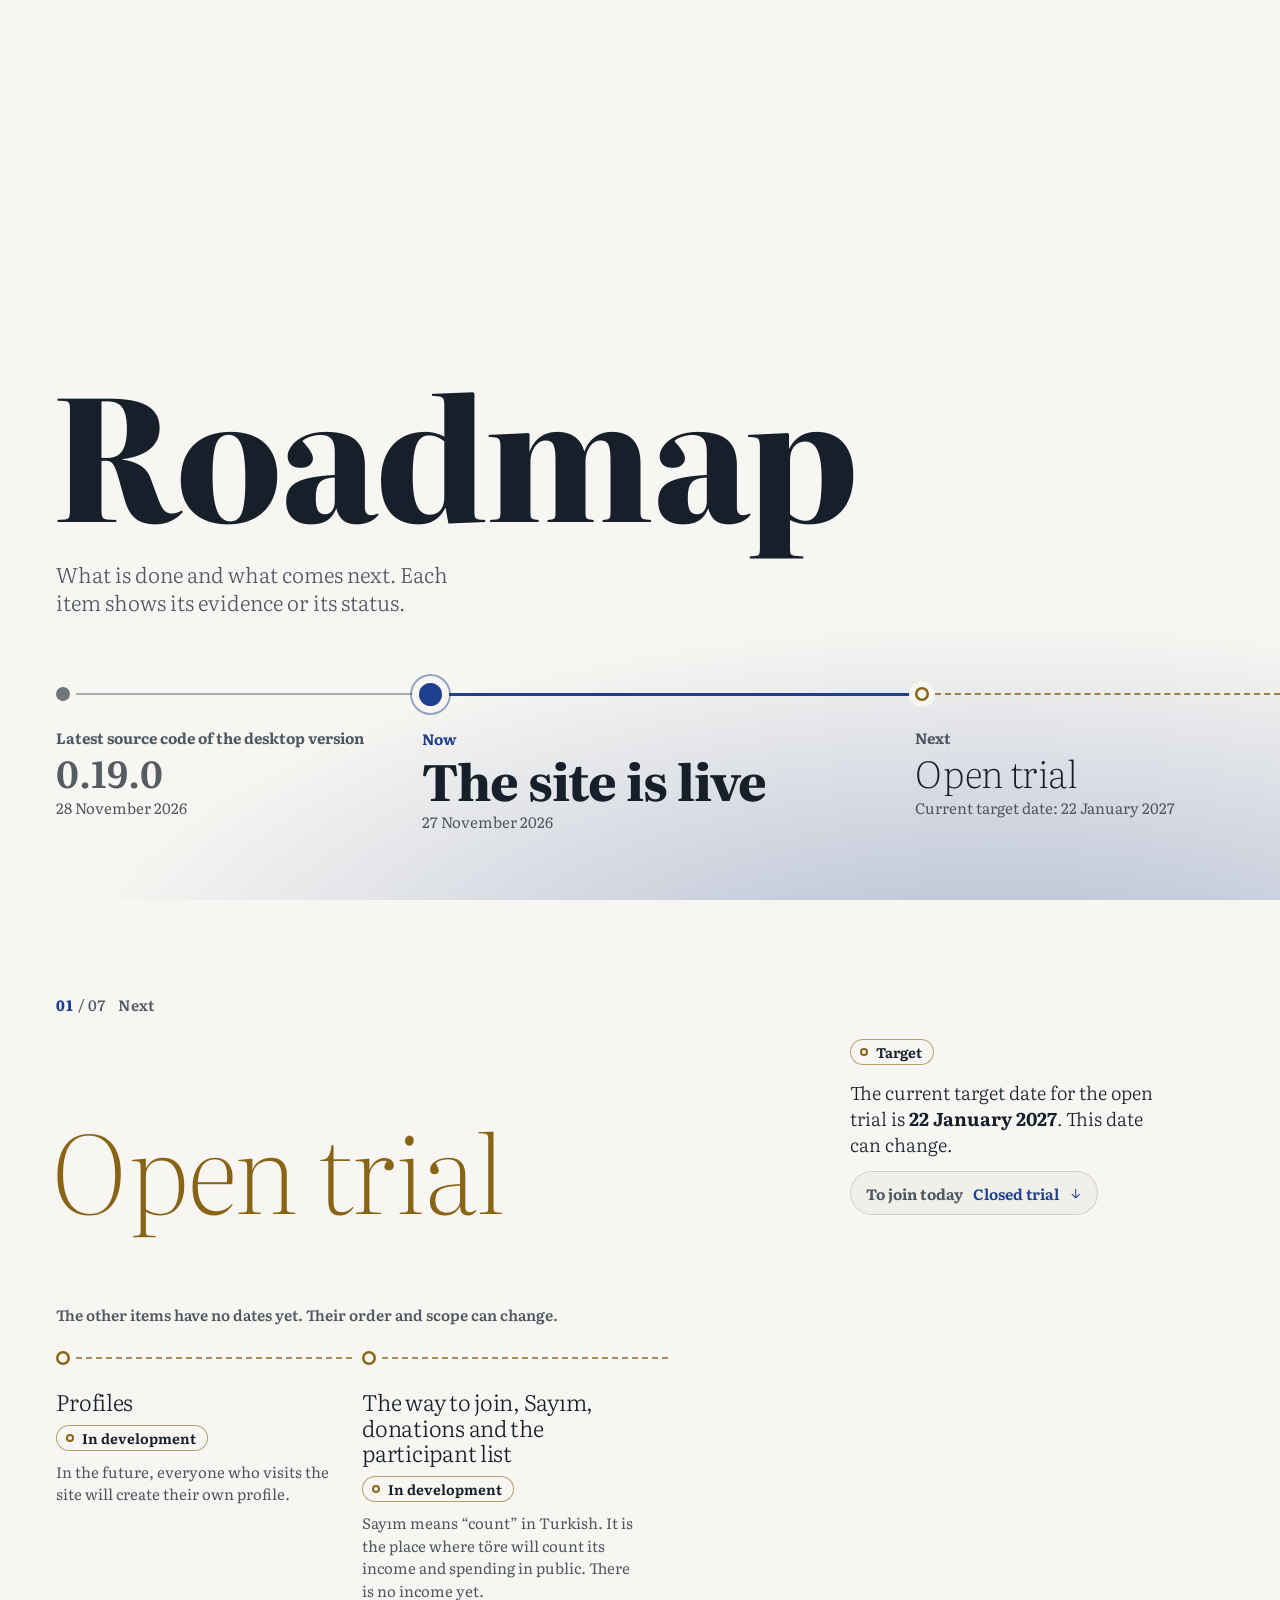
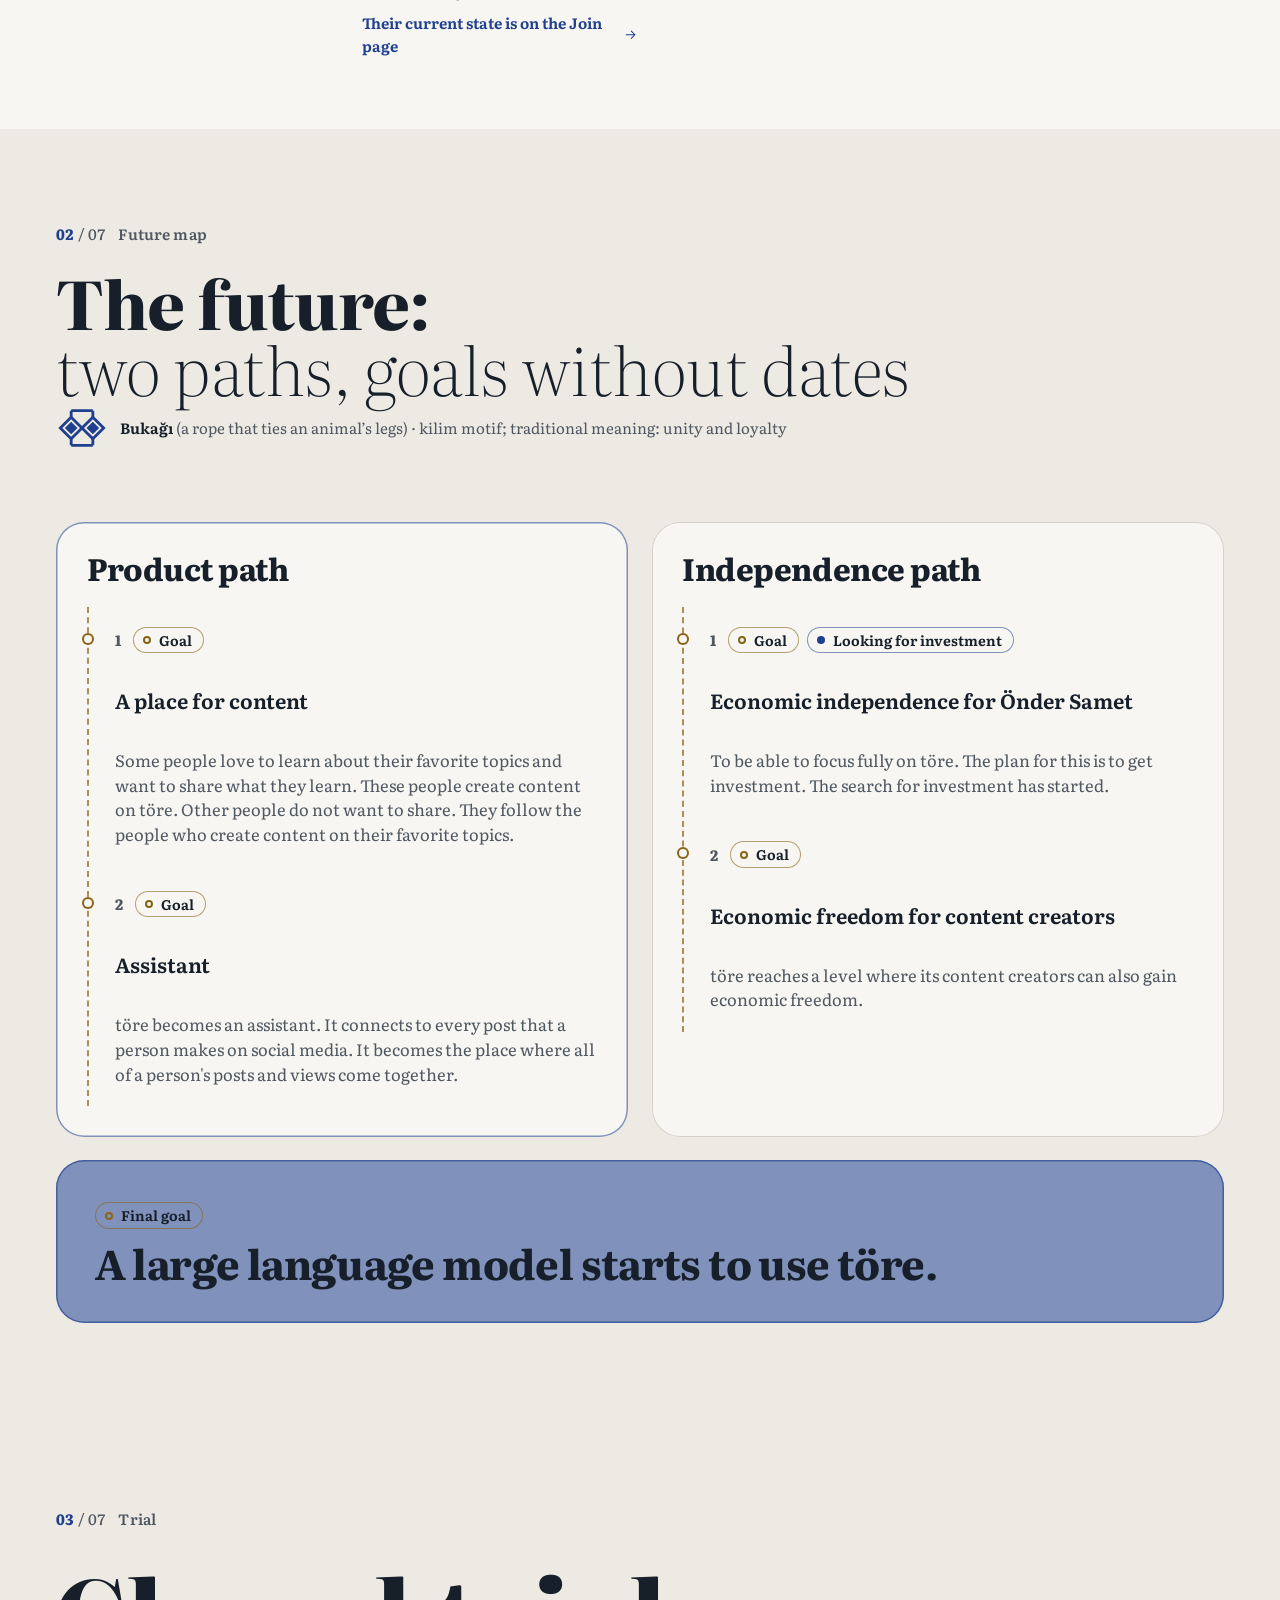
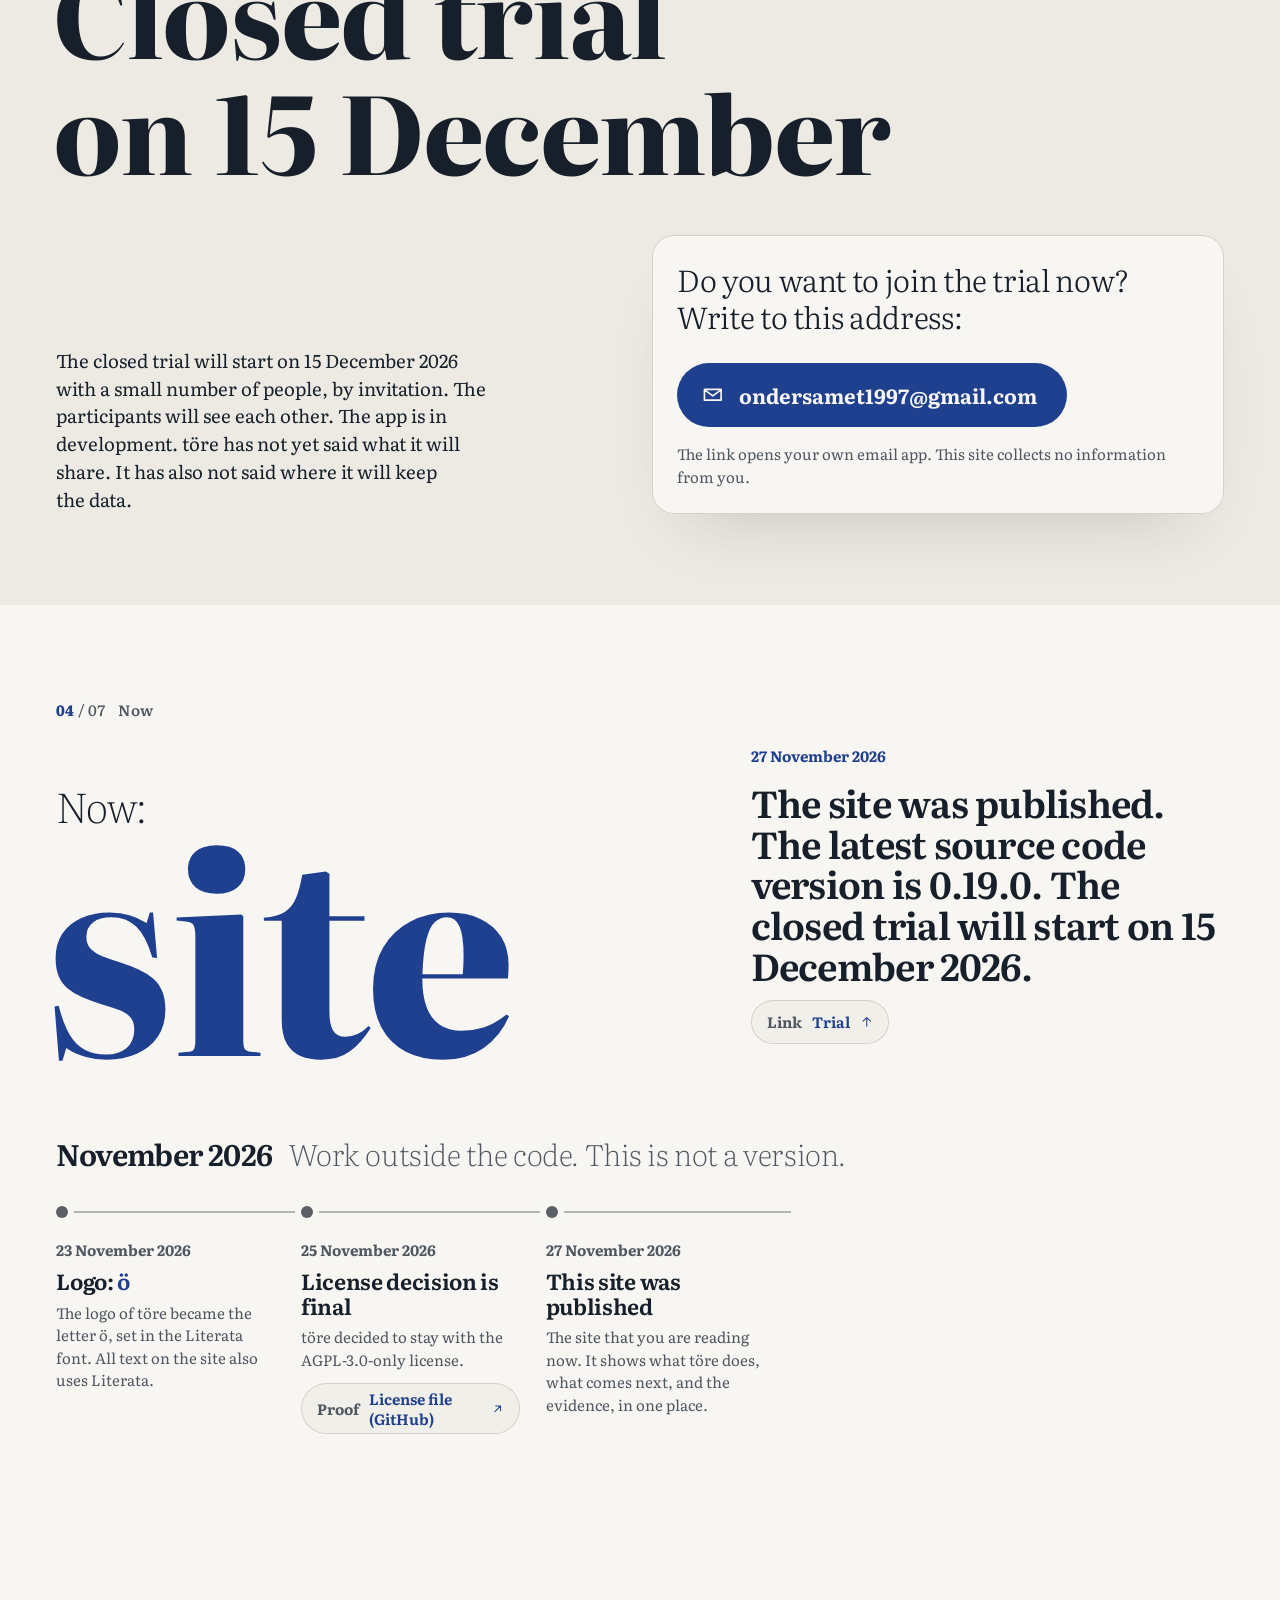
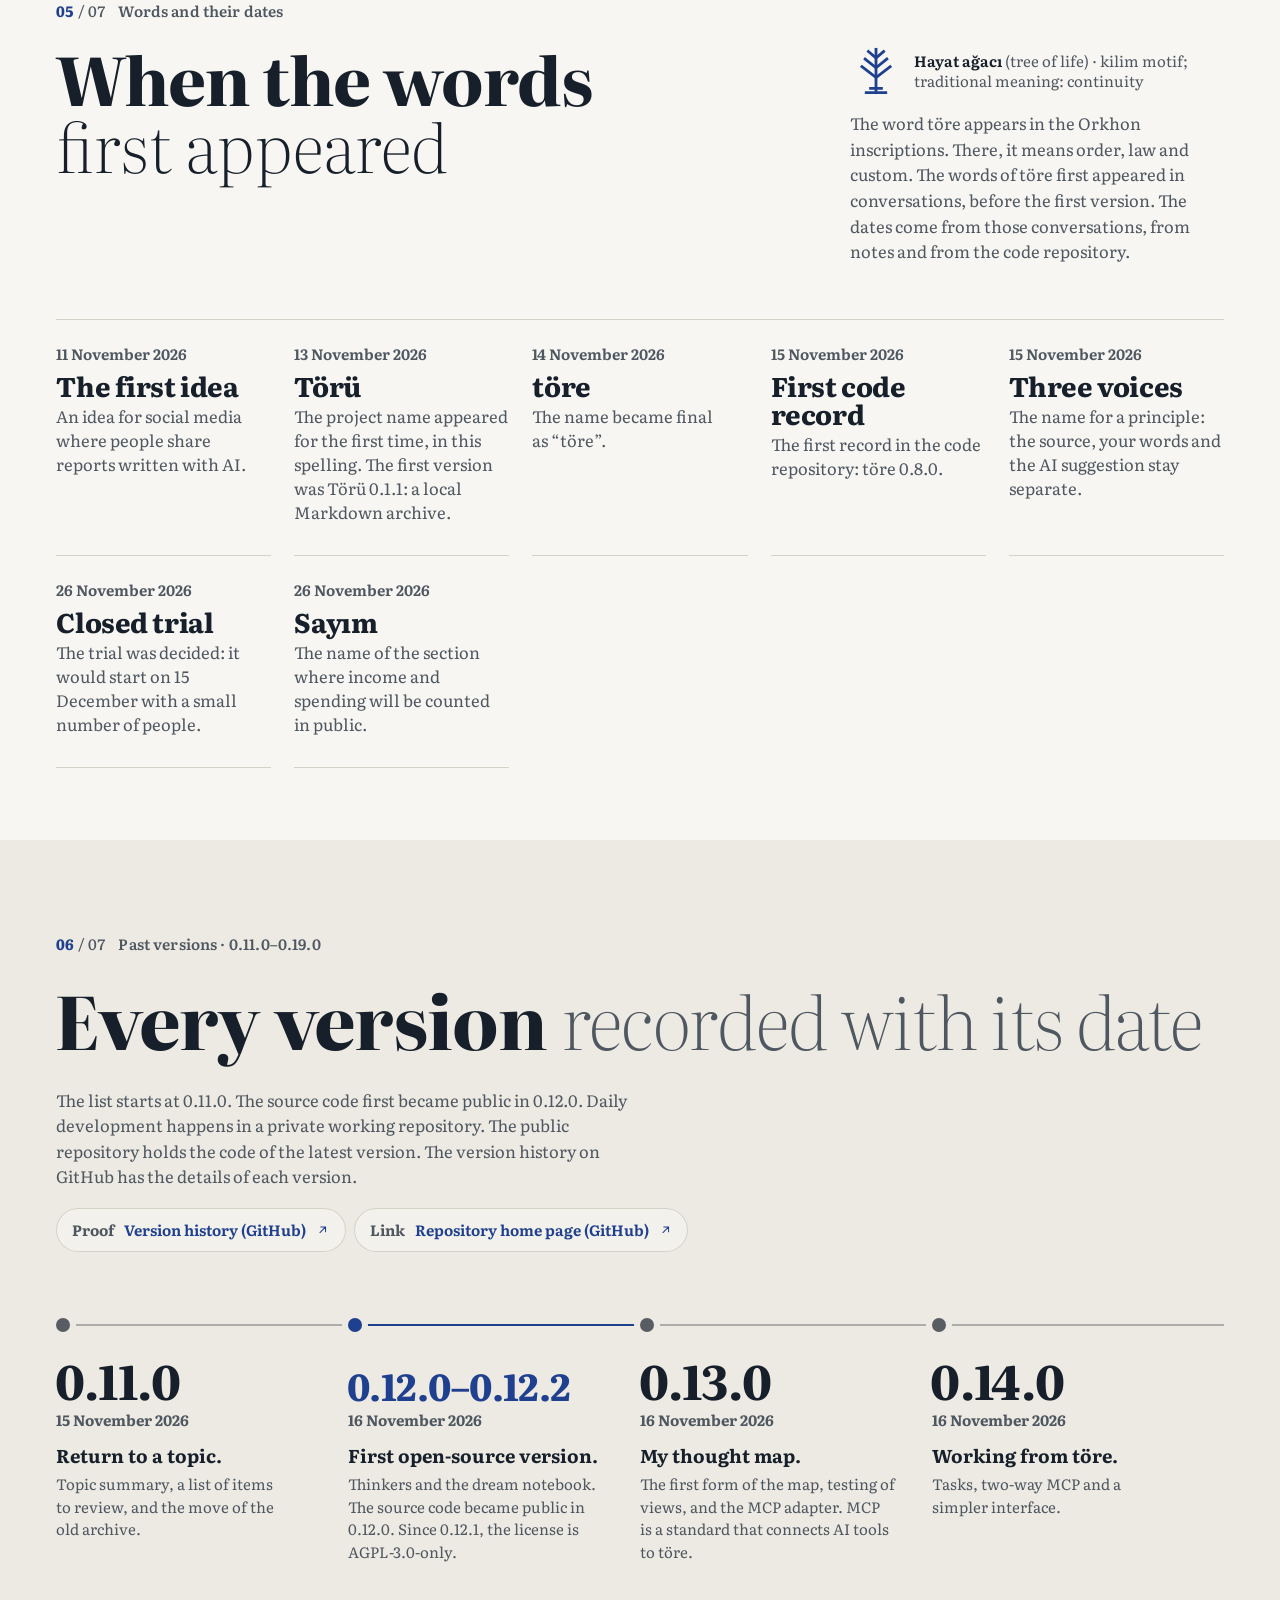
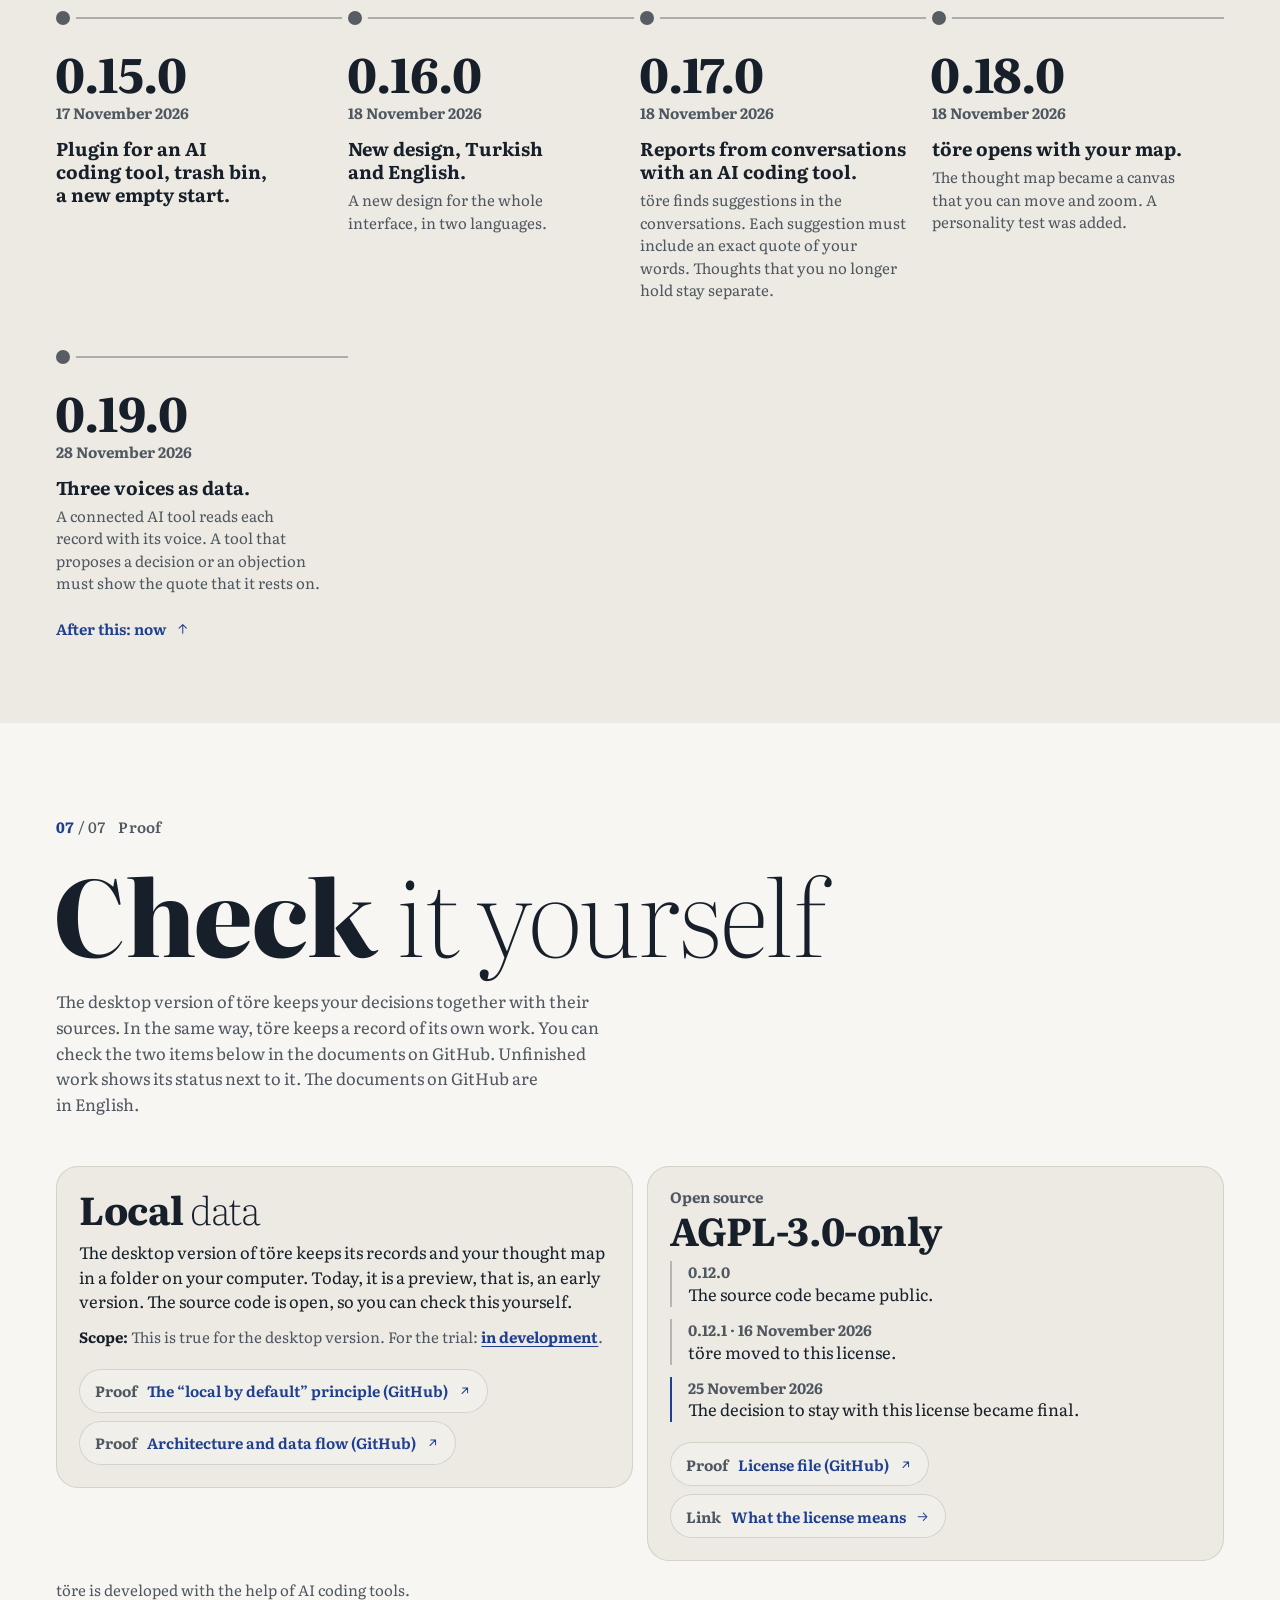
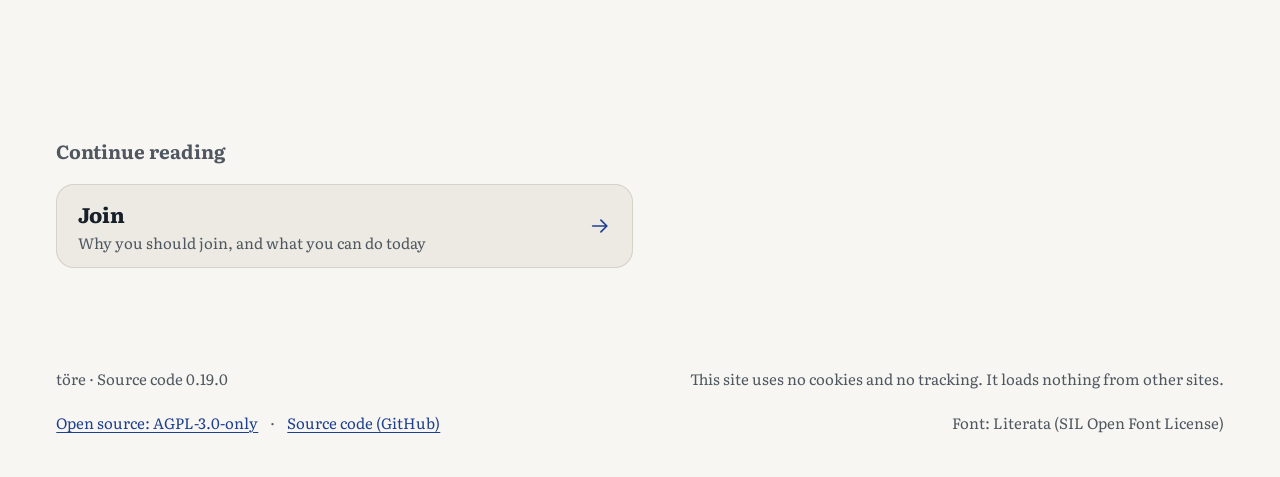
<file: en/yol.html>
<!doctype html>
<html lang="en" class="acik">
<head>
<meta charset="utf-8">
<meta name="viewport" content="width=device-width, initial-scale=1">
<meta http-equiv="Content-Security-Policy" content="default-src 'self'; script-src 'self'; style-src 'self'; font-src 'self'; img-src 'self' data:; connect-src 'none'; object-src 'none'; base-uri 'self'; form-action 'none'">
<meta name="referrer" content="strict-origin-when-cross-origin">
<link rel="canonical" href="https://ondersamet97.github.io/en/yol.html">
<link rel="alternate" hreflang="tr" href="https://ondersamet97.github.io/yol.html">
<link rel="alternate" hreflang="en" href="https://ondersamet97.github.io/en/yol.html">
<link rel="alternate" hreflang="x-default" href="https://ondersamet97.github.io/yol.html">
<link rel="icon" href="../marka/favicon-en.svg" type="image/svg+xml">
<title>Roadmap · töre</title>
<meta name="description" content="The roadmap of töre: the published site, the closed trial that will start on 15 December 2026, the open trial that comes next, past versions, and the evidence or status next to each item.">
<meta property="og:type" content="website">
<meta property="og:site_name" content="töre">
<meta property="og:locale" content="en_US">
<meta property="og:title" content="Roadmap · töre">
<meta property="og:description" content="The roadmap of töre: the published site, the closed trial that will start on 15 December 2026, the open trial that comes next, past versions, and the evidence or status next to each item.">
<meta property="og:url" content="https://ondersamet97.github.io/en/yol.html">
<meta property="og:image" content="https://ondersamet97.github.io/marka/paylasim.png">
<meta property="og:image:width" content="1200">
<meta property="og:image:height" content="630">
<meta name="twitter:card" content="summary_large_image">
<link rel="preload" href="../ortak/Literata-wght.woff" as="font" type="font/woff" crossorigin>
<link rel="stylesheet" href="../ortak/temel.css">
<link rel="stylesheet" href="../stil.css">
<link rel="stylesheet" href="../stil/yol.css">
<script src="../betik.js" defer></script>
</head>
<body class="sayfa--yol">
<a class="atla" href="#icerik">Go to the content</a>

<header class="ust ust--tek">
  <div class="ust__sol">
    <a class="ust__marka" href="index.html" aria-label="töre home page">töre</a>
    <nav class="ust__menu" aria-label="Main menu">
      <ul>
        <li><a href="index.html#bilgi">Learn more</a></li>
        <li><a href="urunler.html">Products</a></li>
        <li><a href="yol.html" aria-current="page">Roadmap</a></li>
        <li><a href="kim.html">Who develops töre</a></li>
      </ul>
    </nav>
  </div>
  <div class="ust__sag">
    <a class="ust__katil" href="katil.html">Join</a>
    <a class="ust__dil" href="../yol.html?dil=tr" hreflang="tr" lang="tr">TR<span class="gizli"> (Türkçe)</span></a>
    <details class="ust__cekmece">
      <summary><span class="ust__cekmece-ad">Menu</span></summary>
      <nav aria-label="Main menu">
        <ul>
          <li><a href="index.html#bilgi">Learn more</a></li>
          <li><a href="urunler.html">Products</a></li>
          <li><a href="yol.html" aria-current="page">Roadmap</a></li>
          <li><a href="kim.html">Who develops töre</a></li>
        </ul>
      </nav>
    </details>
  </div>
</header>

<main id="icerik">

  <!-- Opening: the large name and the road itself; the three stops are only an index. From left to right, old to new:
       the past is a solid line, today is a cobalt stop, next is a dashed ochre line. -->
  <section class="yh-acilis" data-perde aria-labelledby="baslik">
    <h1 class="yh-acilis__baslik" id="baslik">Roadmap</h1>
    <p class="yh-acilis__govde">What is done and what comes next. Each item shows its evidence or its status.</p>
    <ol class="yh-yol" aria-label="In short">
      <li class="yh-durak yh-durak--gecmis">
        <a href="#gecmis">
          <span class="yh-durak__ust">Latest source code of the desktop version</span>
          <span class="yh-durak__ad">0.19.0</span>
          <span class="yh-durak__alt">28 November 2026</span>
        </a>
      </li>
      <li class="yh-durak yh-durak--simdi">
        <a href="#simdi">
          <span class="yh-durak__ust">Now</span>
          <span class="yh-durak__ad">The site is live</span>
          <span class="yh-durak__alt">27 November 2026</span>
        </a>
      </li>
      <li class="yh-durak yh-durak--sirada">
        <a href="#sirada">
          <span class="yh-durak__ust">Next</span>
          <span class="yh-durak__ad">Open trial</span>
          <span class="yh-durak__alt">Current target date: 22 January 2027</span>
        </a>
      </li>
    </ol>
  </section>

  <!-- 01 · Next: the dashed ochre line of the opening continues. The open trial is one large scene;
       the other items are small stops on the same line (not cards). -->
  <section class="sahne yh-sirada" id="sirada" aria-labelledby="sirada-baslik">
    <p class="etiket"><span class="etiket__no" aria-hidden="true">01</span>Next</p>
    <h2 class="yh-sirada__baslik" id="sirada-baslik">Open trial</h2>
    <div class="yh-sirada__ana">
      <p class="durum-satiri"><span class="durum durum--okru">Target</span></p>
      <p class="yh-sirada__hedef">The current target date for the open trial is <b>22&nbsp;January&nbsp;2027</b>. This date can change.</p>
      <ul class="cipler">
        <li><a class="cip" href="#deneme"><span class="cip__tur">To join today</span>Closed trial<svg class="ok" viewBox="0 0 24 24" aria-hidden="true" focusable="false"><path d="M12 4v15M5.5 13l6.5 6.5 6.5-6.5"/></svg></a></li>
      </ul>
    </div>
    <div class="yh-sonra">
      <h3 class="yh-sonra__baslik">The other items have no dates yet. Their order and scope can change.</h3>
      <ol class="yh-duraklar">
        <li class="yh-mini">
          <p class="yh-mini__ad">Profiles</p>
          <p class="durum-satiri"><span class="durum durum--okru">In development</span></p>
          <p class="yh-mini__not">In the future, everyone who visits the site will create their own profile.</p>
        </li>
        <li class="yh-mini">
          <p class="yh-mini__ad">The way to join, <span lang="tr">Sayım</span>, donations and the participant list</p>
          <p class="durum-satiri"><span class="durum durum--okru">In development</span></p>
          <p class="yh-mini__not"><span lang="tr">Sayım</span> means “count” in Turkish. It is the place where töre will count its income and spending in public. There is no income yet.</p>
          <a class="yh-mini__bag" href="katil.html#oteki">Their current state is on the Join page<svg class="ok" viewBox="0 0 24 24" aria-hidden="true" focusable="false"><path d="M4 12h15M13 5.5l6.5 6.5-6.5 6.5"/></svg></a>
        </li>
      </ol>
    </div>
  </section>

  <!-- 02 · Future map: two paths side by side; product and independence. No dates; all are goals (founder, 27 November). -->
  <section class="sahne sahne--yuzey yh-gelecek" id="gelecek" aria-labelledby="gelecek-baslik">
    <p class="etiket"><span class="etiket__no" aria-hidden="true">02</span>Future map</p>
    <h2 class="yh-gelecek__baslik" id="gelecek-baslik"><span class="yh-dev">The future:</span> <span class="yh-gelecek__ince">two paths, goals without dates</span></h2>
    <figure class="motif motif--blok motif--bukagi"><span class="motif__sekil" aria-hidden="true"></span><figcaption><b lang="tr">Bukağı</b> (a rope that ties an animal’s legs) · kilim motif; traditional meaning: unity and loyalty</figcaption></figure>
    <div class="yh-gelecek__yollar">
      <section class="yh-gyol yh-gyol--urun" aria-labelledby="gyol-urun">
        <h3 class="yh-gyol__ad" id="gyol-urun">Product path</h3>
        <ol class="yh-gyol__adimlar">
          <li class="yh-hedef">
            <p class="yh-hedef__ust"><span class="yh-hedef__no">1</span><span class="durum durum--okru">Goal</span></p>
            <h4 class="yh-hedef__ad">A place for content</h4>
            <p>Some people love to learn about their favorite topics and want to share what they learn. These people create content on töre. Other people do not want to share. They follow the people who create content on their favorite topics.</p>
          </li>
          <li class="yh-hedef">
            <p class="yh-hedef__ust"><span class="yh-hedef__no">2</span><span class="durum durum--okru">Goal</span></p>
            <h4 class="yh-hedef__ad">Assistant</h4>
            <p>töre becomes an assistant. It connects to every post that a person makes on social media. It becomes the place where all of a person's posts and views come together.</p>
          </li>
        </ol>
      </section>
      <section class="yh-gyol yh-gyol--bagimsizlik" aria-labelledby="gyol-bagimsizlik">
        <h3 class="yh-gyol__ad" id="gyol-bagimsizlik">Independence path</h3>
        <ol class="yh-gyol__adimlar">
          <li class="yh-hedef">
            <p class="yh-hedef__ust"><span class="yh-hedef__no">1</span><span class="durum durum--okru">Goal</span><span class="durum">Looking for investment</span></p>
            <h4 class="yh-hedef__ad">Economic independence for <span lang="tr">Önder Samet</span></h4>
            <p>To be able to focus fully on töre. The plan for this is to get investment. The search for investment has started.</p>
          </li>
          <li class="yh-hedef">
            <p class="yh-hedef__ust"><span class="yh-hedef__no">2</span><span class="durum durum--okru">Goal</span></p>
            <h4 class="yh-hedef__ad">Economic freedom for content creators</h4>
            <p>töre reaches a level where its content creators can also gain economic freedom.</p>
          </li>
        </ol>
      </section>
    </div>
    <div class="yh-nihai">
      <p class="yh-nihai__ust"><span class="durum durum--okru">Final goal</span></p>
      <p class="yh-nihai__metin">A large language model starts to use töre.</p>
    </div>
  </section>

  <!-- 03 · Trial: every "Try" button on the site leads here. The one main action of the page is the address here. -->
  <section class="sahne sahne--yuzey yh-deneme" id="deneme" aria-labelledby="deneme-baslik">
    <p class="etiket"><span class="etiket__no" aria-hidden="true">03</span>Trial</p>
    <h2 class="yh-deneme__baslik" id="deneme-baslik"><span class="yh-dev">Closed trial</span> <span class="yh-dev">on 15 December</span></h2>
    <p class="yh-deneme__govde">The closed trial will start on 15 December 2026 with a small number of people, by invitation. The participants will see each other. The app is in development. töre has not yet said what it will share. It has also not said where it will keep the data.</p>
    <div class="mesaj yh-bildirim">
      <p class="yh-bildirim__metin">Do you want to join the trial now? Write to this address: <a class="yh-adres" href="mailto:ondersamet1997@gmail.com"><svg class="yh-adres__simge" viewBox="0 0 24 24" aria-hidden="true" focusable="false"><path d="M3.5 6.5h17v11h-17zM4 7.2l8 6 8-6"/></svg><span>ondersamet1997@gmail.com</span></a></p>
      <p class="not">The link opens your own email app. This site collects no information from you.</p>
    </div>
  </section>

  <!-- 04 · Now: a large word; below it, the work outside the code in a short horizontal strip, from old to new. -->
  <section class="sahne yh-simdi" id="simdi" aria-labelledby="simdi-baslik">
    <p class="etiket"><span class="etiket__no" aria-hidden="true">04</span>Now</p>
    <h2 class="yh-simdi__baslik" id="simdi-baslik"><span class="yh-simdi__on">Now:</span> <span class="yh-dev yh-simdi__surum">site</span></h2>
    <div class="yh-simdi__yirmi">
      <p class="yh-simdi__tarih">27 November 2026</p>
      <p class="yh-simdi__ne">The site was published. The latest source code version is 0.19.0. The closed trial will start on 15 December 2026.</p>
      <ul class="cipler">
        <li><a class="cip" href="#deneme"><span class="cip__tur">Link</span>Trial<svg class="ok" viewBox="0 0 24 24" aria-hidden="true" focusable="false"><path d="M12 20V5M5.5 11 12 4.5l6.5 6.5"/></svg></a></li>
      </ul>
    </div>

    <div class="yh-ondokuz">
      <h3 class="yh-ondokuz__baslik"><span class="yh-ondokuz__no">November 2026</span> <span class="hafif">Work outside the code. This is not a version.</span></h3>
      <ol class="yh-serit">
        <li class="yh-is19">
          <p class="yh-is19__tarih">23 November 2026</p>
          <h4 class="yh-is19__ad">Logo: <span class="yh-logo-harf" lang="tr">ö</span></h4>
          <p>The logo of töre became the letter <span lang="tr">ö</span>, set in the Literata font. All text on the site also uses Literata.</p>
        </li>
        <li class="yh-is19">
          <p class="yh-is19__tarih">25 November 2026</p>
          <h4 class="yh-is19__ad">License decision is final</h4>
          <p>töre decided to stay with the <span class="yh-tek">AGPL-3.0-only</span> license.</p>
          <a class="cip" href="https://github.com/ondersamet97/tore/blob/main/LICENSE"><span class="cip__tur">Proof</span>License file (GitHub)<svg class="ok" viewBox="0 0 24 24" aria-hidden="true" focusable="false"><path d="M7 17 17 7M8.5 7H17v8.5"/></svg></a>
        </li>
        <li class="yh-is19">
          <p class="yh-is19__tarih">27 November 2026</p>
          <h4 class="yh-is19__ad">This site was published</h4>
          <p>The site that you are reading now. It shows what töre does, what comes next, and the evidence, in one place.</p>
        </li>
      </ol>
    </div>
  </section>

  <!-- 05 · Words and their dates: when the words of töre first appeared. Only the word and the date (founder, 27 November). -->
  <section class="sahne yh-kelimeler" id="kelimeler" aria-labelledby="kelimeler-baslik">
    <p class="etiket"><span class="etiket__no" aria-hidden="true">05</span>Words and their dates</p>
    <h2 class="yh-kelimeler__baslik" id="kelimeler-baslik"><span class="yh-dev">When the words</span> <span class="yh-kelimeler__ince">first appeared</span></h2>
    <div class="yh-kelimeler__yan">
      <figure class="motif motif--hayatagaci"><span class="motif__sekil" aria-hidden="true"></span><figcaption><b lang="tr">Hayat ağacı</b> (tree of life) · kilim motif; traditional meaning: continuity</figcaption></figure>
      <p>The word <span lang="tr">töre</span> appears in the Orkhon inscriptions. There, it means order, law and custom. The words of töre first appeared in conversations, before the first version. The dates come from those conversations, from notes and from the code repository.</p>
    </div>
    <ol class="yh-kelime-serit">
      <li class="yh-kelime">
        <p class="yh-kelime__tarih">11 November 2026</p>
        <h3 class="yh-kelime__ad">The first idea</h3>
        <p class="yh-kelime__govde">An idea for social media where people share reports written with AI.</p>
      </li>
      <li class="yh-kelime">
        <p class="yh-kelime__tarih">13 November 2026</p>
        <h3 class="yh-kelime__ad" lang="tr">Törü</h3>
        <p class="yh-kelime__govde">The project name appeared for the first time, in this spelling. The first version was <span lang="tr">Törü</span> 0.1.1: a local Markdown archive.</p>
      </li>
      <li class="yh-kelime">
        <p class="yh-kelime__tarih">14 November 2026</p>
        <h3 class="yh-kelime__ad" lang="tr">töre</h3>
        <p class="yh-kelime__govde">The name became final as “<span lang="tr">töre</span>”.</p>
      </li>
      <li class="yh-kelime">
        <p class="yh-kelime__tarih">15 November 2026</p>
        <h3 class="yh-kelime__ad">First code record</h3>
        <p class="yh-kelime__govde">The first record in the code repository: töre 0.8.0.</p>
      </li>
      <li class="yh-kelime">
        <p class="yh-kelime__tarih">15 November 2026</p>
        <h3 class="yh-kelime__ad">Three voices</h3>
        <p class="yh-kelime__govde">The name for a principle: the source, your words and the AI suggestion stay separate.</p>
      </li>
      <li class="yh-kelime">
        <p class="yh-kelime__tarih">26 November 2026</p>
        <h3 class="yh-kelime__ad">Closed trial</h3>
        <p class="yh-kelime__govde">The trial was decided: it would start on 15 December with a small number of people.</p>
      </li>
      <li class="yh-kelime">
        <p class="yh-kelime__tarih">26 November 2026</p>
        <h3 class="yh-kelime__ad" lang="tr">Sayım</h3>
        <p class="yh-kelime__govde">The name of the section where income and spending will be counted in public.</p>
      </li>
    </ol>
  </section>

  <!-- 06 · Past versions: eight stops, from left to right, old to new (the same direction as the road in the opening). -->
  <section class="sahne sahne--yuzey yh-gecmis" id="gecmis" aria-labelledby="gecmis-baslik">
    <p class="etiket"><span class="etiket__no" aria-hidden="true">06</span>Past versions · 0.11.0–0.19.0</p>
    <h2 class="yh-gecmis__baslik" id="gecmis-baslik"><span class="yh-dev">Every version</span> <span class="yh-gecmis__ince">recorded with its date</span></h2>
    <div class="yh-gecmis__yan">
      <p>The list starts at 0.11.0. The source code first became public in 0.12.0. Daily development happens in a private working repository. The public repository holds the code of the latest version. The version history on GitHub has the details of each version.</p>
      <ul class="cipler">
        <li><a class="cip" href="https://github.com/ondersamet97/tore/blob/main/CHANGELOG.md"><span class="cip__tur">Proof</span>Version history (GitHub)<svg class="ok" viewBox="0 0 24 24" aria-hidden="true" focusable="false"><path d="M7 17 17 7M8.5 7H17v8.5"/></svg></a></li>
        <li><a class="cip" href="https://github.com/ondersamet97/tore#releases"><span class="cip__tur">Link</span>Repository home page (GitHub)<svg class="ok" viewBox="0 0 24 24" aria-hidden="true" focusable="false"><path d="M7 17 17 7M8.5 7H17v8.5"/></svg></a></li>
      </ul>
    </div>
    <ol class="yh-surumler">
      <li class="yh-surum">
        <p class="yh-surum__no">0.11.0</p>
        <p class="yh-surum__tarih">15 November 2026</p>
        <h3 class="yh-surum__ad">Return to a topic.</h3>
        <p>Topic summary, a list of items to review, and the move of the old archive.</p>
      </li>
      <li class="yh-surum yh-surum--acik">
        <p class="yh-surum__no">0.12.0–0.12.2</p>
        <p class="yh-surum__tarih">16 November 2026</p>
        <h3 class="yh-surum__ad">First open-source version.</h3>
        <p>Thinkers and the dream notebook. The source code became public in 0.12.0. Since 0.12.1, the license is AGPL-3.0-only.</p>
      </li>
      <li class="yh-surum">
        <p class="yh-surum__no">0.13.0</p>
        <p class="yh-surum__tarih">16 November 2026</p>
        <h3 class="yh-surum__ad">My thought map.</h3>
        <p>The first form of the map, testing of views, and the MCP adapter. MCP is a standard that connects AI tools to töre.</p>
      </li>
      <li class="yh-surum">
        <p class="yh-surum__no">0.14.0</p>
        <p class="yh-surum__tarih">16 November 2026</p>
        <h3 class="yh-surum__ad">Working from töre.</h3>
        <p>Tasks, two-way MCP and a simpler interface.</p>
      </li>
      <li class="yh-surum">
        <p class="yh-surum__no">0.15.0</p>
        <p class="yh-surum__tarih">17 November 2026</p>
        <h3 class="yh-surum__ad">Plugin for an AI coding tool, trash bin, a new empty start.</h3>
      </li>
      <li class="yh-surum">
        <p class="yh-surum__no">0.16.0</p>
        <p class="yh-surum__tarih">18 November 2026</p>
        <h3 class="yh-surum__ad">New design, Turkish and English.</h3>
        <p>A new design for the whole interface, in two languages.</p>
      </li>
      <li class="yh-surum">
        <p class="yh-surum__no">0.17.0</p>
        <p class="yh-surum__tarih">18 November 2026</p>
        <h3 class="yh-surum__ad">Reports from conversations with an AI coding tool.</h3>
        <p>töre finds suggestions in the conversations. Each suggestion must include an exact quote of your words. Thoughts that you no longer hold stay separate.</p>
      </li>
      <li class="yh-surum">
        <p class="yh-surum__no">0.18.0</p>
        <p class="yh-surum__tarih">18 November 2026</p>
        <h3 class="yh-surum__ad">töre opens with your map.</h3>
        <p>The thought map became a canvas that you can move and zoom. A personality test was added.</p>
      </li>
      <li class="yh-surum yh-surum--son">
        <p class="yh-surum__no">0.19.0</p>
        <p class="yh-surum__tarih">28 November 2026</p>
        <h3 class="yh-surum__ad">Three voices as data.</h3>
        <p>A connected AI tool reads each record with its voice. A tool that proposes a decision or an objection must show the quote that it rests on.</p>
        <a class="yh-gecmis__sonra" href="#simdi">After this: now<svg class="ok" viewBox="0 0 24 24" aria-hidden="true" focusable="false"><path d="M12 20V5M5.5 11 12 4.5l6.5 6.5"/></svg></a>
      </li>
    </ol>
  </section>

  <!-- 07 · Evidence: two cards, each as tall as its content. The "Evidence" type is only for a document that anyone can check outside this site. -->
  <section class="sahne yh-kanitlar" id="kanitlar" aria-labelledby="kanitlar-baslik">
    <p class="etiket"><span class="etiket__no" aria-hidden="true">07</span>Proof</p>
    <h2 class="yh-kanitlar__baslik" id="kanitlar-baslik"><span class="yh-dev">Check</span> <span class="yh-kanitlar__ince">it yourself</span></h2>
    <p class="yh-kanitlar__govde">The desktop version of töre keeps your decisions together with their sources. In the same way, töre keeps a record of its own work. You can check the two items below in the documents on GitHub. Unfinished work shows its status next to it. The documents on GitHub are in English.</p>
    <div class="yh-kanitlar__izgara">
      <article class="kanit-kart">
        <h3 class="kanit-kart__ad"><span class="yh-kalin">Local</span> data</h3>
        <p>The desktop version of töre keeps its records and your thought map in a folder on your computer. Today, it is a preview, that is, an early version. The source code is open, so you can check this yourself.</p>
        <p class="kapsam"><b>Scope:</b> This is true for the desktop version. For the trial: <a href="#deneme">in development</a>.</p>
        <ul class="cipler">
          <li><a class="cip" href="https://github.com/ondersamet97/tore#principles"><span class="cip__tur">Proof</span>The “local by default” principle (GitHub)<svg class="ok" viewBox="0 0 24 24" aria-hidden="true" focusable="false"><path d="M7 17 17 7M8.5 7H17v8.5"/></svg></a></li>
          <li><a class="cip" href="https://github.com/ondersamet97/tore/blob/main/docs/PREVIEW-ARCHITECTURE.md"><span class="cip__tur">Proof</span>Architecture and data flow (GitHub)<svg class="ok" viewBox="0 0 24 24" aria-hidden="true" focusable="false"><path d="M7 17 17 7M8.5 7H17v8.5"/></svg></a></li>
        </ul>
      </article>
      <article class="kanit-kart">
        <h3 class="kanit-kart__ad"><span class="kanit-kart__ust">Open source</span> <span class="yh-kalin">AGPL-3.0-only</span></h3>
        <ol class="yh-lisans">
          <li><b>0.12.0</b> The source code became public.</li>
          <li><b>0.12.1 · 16 November 2026</b> töre moved to this license.</li>
          <li><b>25 November 2026</b> The decision to stay with this license became final.</li>
        </ol>
        <ul class="cipler">
          <li><a class="cip" href="https://github.com/ondersamet97/tore/blob/main/LICENSE"><span class="cip__tur">Proof</span>License file (GitHub)<svg class="ok" viewBox="0 0 24 24" aria-hidden="true" focusable="false"><path d="M7 17 17 7M8.5 7H17v8.5"/></svg></a></li>
          <li><a class="cip" href="index.html#lisans"><span class="cip__tur">Link</span>What the license means<svg class="ok" viewBox="0 0 24 24" aria-hidden="true" focusable="false"><path d="M4 12h15M13 5.5l6.5 6.5-6.5 6.5"/></svg></a></li>
        </ul>
      </article>
    </div>
    <p class="not yh-kanitlar__dipnot">töre is developed with the help of AI coding tools.</p>
  </section>

  <nav class="devam" aria-labelledby="devam-baslik">
    <h2 id="devam-baslik">Continue reading</h2>
    <ul>
      <li><a href="katil.html"><span><b>Join</b><span>Why you should join, and what you can do today</span></span><svg class="ok" viewBox="0 0 24 24" aria-hidden="true" focusable="false"><path d="M4 12h15M13 5.5l6.5 6.5-6.5 6.5"/></svg></a></li>
    </ul>
  </nav>

</main>

<footer class="alt">
  <p>töre · Source code 0.19.0</p>
  <p><a href="index.html#lisans">Open source: AGPL-3.0-only</a><span aria-hidden="true">·</span><a href="https://github.com/ondersamet97/tore">Source code (GitHub)</a></p>
  <p>This site uses no cookies and no tracking. It loads nothing from other sites.</p>
  <p>Font: Literata (SIL Open Font License)</p>
</footer>

</body>
</html>
</file>
<file: ortak/temel.css>
/* töre düzen yönleri: ortak temel. Yalnız yazı tipi, palet ve sıfırlama burada.
   Düzen kuralları her yönün kendi stil.css dosyasındadır. Bu dosyayı değiştirme.

   Paletin işi:
     --gece         zemin
     --murekkep     yükseltilmiş yüzey (kart, panel)
     --cizgi        ince çizgi, çerçeve
     --kirik-beyaz  ana yazı rengi (açık temada koyu olur)
     --soluk        ikincil yazı
     --kobalt       marka, bağlantı, ana düğme
     --kobalt-koyu  kobaltın koyu tonu
     --turkuaz      yalnız yapay zekâ sesi
     --okru         "geliştiriliyor", durum
     --mercan       az kullanılır: itiraz, çürüme
   Ara ton, saydamlık ve geçiş gerekiyorsa bu değişkenlerden color-mix() ile türet; sabit renk kodu yazma.
   Koyu tema varsayılandır (Türkçe "töre"). <html class="acik"> açık temadır (İngilizce "tore"). */

@font-face {
  font-family: "Literata";
  src: url("Literata-wght.woff") format("woff");
  font-weight: 200 900;
  font-style: normal;
  font-display: swap;
}

:root {
  --gece: #10161D;
  --murekkep: #17202A;
  --cizgi: #2A3542;
  --kirik-beyaz: #F1EFE9;
  --soluk: #9AA5B1;
  --kobalt: #8FA8EE;
  --kobalt-koyu: #1F3F8F;
  --turkuaz: #5BB8B6;
  --okru: #D3A44A;
  --mercan: #F08A7E;
  --yazi: var(--kirik-beyaz);
  --serif: "Literata", "Iowan Old Style", "Palatino Linotype", Palatino, Georgia, serif;
  color-scheme: dark;
}

.acik {
  --gece: #F7F6F2;
  --murekkep: #ECEAE3;
  --cizgi: #D6D2C8;
  --kirik-beyaz: #17202A;
  --soluk: #4F5760;
  --kobalt: #1F3F8F;
  --turkuaz: #1E7F80;
  --okru: #8A6416;
  --mercan: #B83A2E;
  color-scheme: light;
}

*, *::before, *::after { box-sizing: border-box; }
html { -webkit-text-size-adjust: 100%; }
body {
  margin: 0;
  background: var(--gece);
  color: var(--kirik-beyaz);
  font-family: var(--serif);
  overflow-wrap: break-word;
}
img, svg { display: block; max-width: 100%; }
</file>
<file: stil.css>
/* töre · düzen yönü: Sahne (2. deneme)
   Bu dosya yalnız düzeni taşır. Palet ve yazı tipi ortak/temel.css dosyasındadır.
   Kurallar: yalnız palet değişkenleri (color-mix ile türetme serbest), yalnız Literata.

   Biçim dili:
   - İlk ekran ikiye bölünür: büyük Katıl perdesi, küçük Bilgi al paneli.
   - İki tür sahne var. Tam sahne: yaklaşık bir ekran; bir anahtar sözcük ve yanında net bir
     arayüz bileşeni (kayıt, durum paneli). Bölünmüş sahne: iki panel yan yana;
     ilk ekranın bölünmesini yineler.
   - Ölçek hiyerarşisi: dev boy (900) yalnız üç yerde: ilk ekrandaki "Katıl", "töre:" ve
     kapanıştaki "töre'ye katıl". Öteki anahtar sözcükler bir basamak küçüktür.
   - Ağırlık kesinliği gösterir: bugün çalışan kalın (900), olmakta olan ince (200).
   - Kobalt perde yalnız Katıl eylemine ayrılır ve gecenin içine çekilmiştir: ana his koyu kalır. */

/* ---------- 1. Değişkenler ---------- */

:root {
  /* Ekran boyu birimi. Çok uzun ve dar görünümlerde (ör. tam sayfa çıktısı) sahne
     ekran oranında kalır; görünümle birlikte sonsuza uzamaz. */
  --vh: 1vh;

  --kenar: clamp(20px, 4.4vw, 96px);
  --ust: 72px;
  --bol: 2.35fr; /* Katıl : Bilgi al = 2,35 : 1 */
  --aralik: clamp(12px, 1.8vw, 28px);
  --bilgi-ic: clamp(18px, 2.6vw, 40px);
  --ok-b: clamp(44px, 3.5vw, 54px);
  --ok-k: clamp(56px, 5.2vw, 84px);
  --perde-alt: clamp(22px, calc(var(--vh) * 5.4), 56px);

  /* Perde: kobaltın koyusu, gecenin içine çekilmiş. */
  --perde: color-mix(in srgb, var(--kobalt-koyu) 74%, var(--gece));
  --perde-derin: color-mix(in srgb, var(--kobalt-koyu) 54%, var(--gece));
  --perde-yazi: var(--kirik-beyaz);
  --perde-soluk: color-mix(in srgb, var(--perde-yazi) 80%, var(--perde));
  --perde-cizgi: color-mix(in srgb, var(--perde-yazi) 30%, transparent);
  --perde-okru: color-mix(in srgb, var(--okru) 62%, var(--perde-yazi));

  --golge: color-mix(in srgb, var(--gece) 82%, transparent);
  --cam: color-mix(in srgb, var(--gece) 80%, transparent);
  --ince-cizgi: color-mix(in srgb, var(--cizgi) 70%, transparent);
  --ara-ton: color-mix(in srgb, var(--murekkep) 50%, var(--gece));

  /* Yazı ölçeği. Üst sınırlar geniş: büyük ekranda gövde dev sözcüklerin yanında ufalmasın. */
  --govde: clamp(16.5px, 1.24vw, 21px);
  --govde-b: clamp(17.5px, 1.45vw, 25px);
  --kucuk: clamp(15px, 1.04vw, 17px);
  --buyuk: clamp(27px, 3.6vw, 74px);
  --baslik: clamp(36px, 5.2vw, 92px);   /* sahne başlığı */
  --anahtar: clamp(56px, 9.4vw, 180px); /* anahtar sözcük: dev boyun bir basamak altı */
}

@supports (height: 1svh) {
  :root { --vh: 1svh; }
}
@media (max-aspect-ratio: 2/5) {
  :root { --vh: 2.164vw; }
}
@media (max-aspect-ratio: 2/5) and (min-width: 761px) {
  :root { --vh: 0.625vw; }
}

/* Açık tema: perde koyu mavi kalır (yazısı açık), gölgeler hafifler. */
.acik {
  --perde: color-mix(in srgb, var(--kobalt-koyu) 88%, var(--kirik-beyaz));
  --perde-derin: color-mix(in srgb, var(--kobalt-koyu) 74%, var(--kirik-beyaz));
  --perde-yazi: var(--gece);
  --golge: color-mix(in srgb, var(--kirik-beyaz) 22%, transparent);
  --cam: color-mix(in srgb, var(--gece) 84%, transparent);
}

/* ---------- 2. Genel ---------- */

html { scroll-padding-top: var(--ust); }
@media (prefers-reduced-motion: no-preference) {
  html { scroll-behavior: smooth; }
}

body {
  font-size: 18px;
  line-height: 1.55;
  font-weight: 400;
  font-variant-numeric: lining-nums;
  -webkit-font-smoothing: antialiased;
  text-rendering: optimizeLegibility;
  overflow-x: hidden;
  overflow-x: clip;
}

h1, h2, h3, p, ul, ol, dl, dd, figure { margin: 0; }
ul, ol { padding: 0; list-style: none; }
h1, h2, h3 { font-weight: inherit; text-wrap: balance; }
p { text-wrap: pretty; }

a {
  color: var(--kobalt);
  text-decoration-thickness: .07em;
  text-underline-offset: .2em;
}
a:hover { text-decoration-thickness: .12em; }

::selection { background: var(--kobalt); color: var(--gece); }

:focus-visible {
  outline: 3px solid var(--kirik-beyaz);
  outline-offset: 3px;
  border-radius: 4px;
}

.gizli {
  position: absolute;
  width: 1px;
  height: 1px;
  margin: -1px;
  padding: 0;
  overflow: hidden;
  clip-path: inset(50%);
  white-space: nowrap;
  border: 0;
}

.atla {
  position: absolute;
  left: 12px;
  top: -80px;
  z-index: 100;
  padding: 12px 18px;
  border-radius: 999px;
  background: var(--kirik-beyaz);
  color: var(--gece);
  font-weight: 700;
  text-decoration: none;
}
.atla:focus { top: 12px; }

.ok {
  width: 1em;
  height: 1em;
  flex: none;
  fill: none;
  stroke: currentColor;
  stroke-width: 1.8;
  stroke-linecap: round;
  stroke-linejoin: round;
}

/* Yazı ağırlığı: kesin olan kalın, olmakta olan ince. */
.dev {
  display: block;
  font-weight: 750;
  line-height: .86;
  letter-spacing: -.015em;
  overflow-wrap: anywhere;
}
.agir { font-weight: 750; letter-spacing: -.015em; }
.hafif { font-weight: 200; letter-spacing: -.015em; }

/* ---------- 3. Üst şerit ---------- */

.ust {
  position: absolute;
  top: 0;
  left: 0;
  right: 0;
  z-index: 40;
  height: var(--ust);
  display: grid;
  grid-template-columns: minmax(0, var(--bol)) minmax(0, 1fr);
  align-items: center;
  pointer-events: none;
  font-size: clamp(16px, .95vw, 18px);
  line-height: 1.2;
  transition: background-color .3s ease, box-shadow .3s ease;
}
.js .ust { position: fixed; }
.ust a,
.ust summary { pointer-events: auto; }

.ust__sol,
.ust__sag {
  display: flex;
  align-items: center;
  min-width: 0;
  transition: color .3s ease;
}
.ust__sol {
  gap: clamp(14px, 2.2vw, 36px);
  padding-left: var(--kenar);
  color: var(--perde-yazi);
}
.ust__sag {
  justify-content: flex-end;
  gap: 6px;
  padding-right: clamp(14px, 2.6vw, 40px);
  color: var(--kirik-beyaz);
}
.ust--tek .ust__sag { color: var(--perde-yazi); }
/* Perde üstündeki odak halkası perdenin yazı rengini alır (açık temada da görünür). */
.ust a:focus-visible,
.ust summary:focus-visible { outline-color: currentColor; }

.ust__marka {
  display: inline-flex;
  align-items: center;
  min-height: 44px;
  font-size: 27px;
  font-weight: 750;
  letter-spacing: -.025em;
  color: inherit;
  text-decoration: none;
}

/* Menü tek satırdır. Çeviride uzayıp sığmazsa: betik çekmeceye geçirir (.ust--dar);
   betik yoksa sığmayan öğe alt satıra düşer ve görünmez, öteki panelin üstüne taşmaz. */
.ust__menu { flex: 1 1 0; min-width: 0; }
.ust__menu ul {
  display: flex;
  flex-wrap: wrap;
  gap: 0 clamp(2px, .9vw, 14px);
  max-height: 60px;
  margin: -8px;
  padding: 8px;
  overflow: hidden;
}
.ust--dar .ust__menu { display: none; }
.ust__menu a,
.ust__dil,
.ust__katil {
  display: inline-flex;
  align-items: center;
  min-height: 44px;
  color: inherit;
  text-decoration: none;
  white-space: nowrap;
}
.ust__menu a {
  padding: 0 10px;
  font-weight: 450;
  border-radius: 999px;
}
.ust__menu a:hover,
.ust__dil:hover { text-decoration: underline; text-decoration-thickness: .08em; }

.ust__katil {
  padding: 0 18px;
  border-radius: 999px;
  font-weight: 700;
  box-shadow: inset 0 0 0 1.5px color-mix(in srgb, currentColor 46%, transparent);
  transition: background-color .25s ease, color .25s ease, box-shadow .25s ease, opacity .25s ease, visibility 0s linear 0s;
}
.ust__katil:hover { box-shadow: inset 0 0 0 1.5px currentColor; }
/* Ana sayfanın ilk ekranında Katıl zaten perdenin kendisidir: üstteki düğme perde
   ekrandan çıkınca belirir. Betik yoksa şerit sayfayla kayar; düğmeye gerek kalmaz. */
.sayfa--ana .ust__katil {
  visibility: hidden;
  opacity: 0;
  transition: opacity .25s ease, visibility 0s linear .25s;
}
.asagi .sayfa--ana .ust__katil {
  visibility: visible;
  opacity: 1;
  transition: background-color .25s ease, color .25s ease, opacity .25s ease, visibility 0s linear 0s;
}
.ust__dil {
  justify-content: center;
  min-width: 44px;
  padding: 0 8px;
  font-weight: 700;
  letter-spacing: .04em;
}

/* Dar ekran menüsü: betiksiz çalışan açılır liste. */
.ust__cekmece { display: none; position: relative; }
.ust--dar .ust__cekmece { display: block; }
.ust__cekmece summary {
  display: inline-flex;
  align-items: center;
  gap: 8px;
  min-height: 44px;
  padding: 0 12px;
  border-radius: 999px;
  font-weight: 700;
  cursor: pointer;
  list-style: none;
  user-select: none;
}
.ust__cekmece summary::-webkit-details-marker { display: none; }
.ust__cekmece summary::after {
  content: "";
  width: 16px;
  height: 8px;
  border-top: 2px solid currentColor;
  border-bottom: 2px solid currentColor;
  transition: height .2s ease;
}
.ust__cekmece[open] summary::after { height: 0; border-bottom: 0; }
.ust__cekmece nav {
  position: absolute;
  top: calc(100% + 8px);
  right: 0;
  width: min(300px, calc(100vw - 28px));
  padding: 8px;
  border-radius: 20px;
  background: color-mix(in srgb, var(--murekkep) 94%, var(--kirik-beyaz));
  border: 1px solid var(--cizgi);
  box-shadow: 0 24px 48px -20px var(--golge);
  color: var(--kirik-beyaz);
  pointer-events: auto;
}
.ust__cekmece nav a {
  display: flex;
  align-items: center;
  min-height: 50px;
  padding: 0 16px;
  border-radius: 14px;
  font-size: 19px;
  font-weight: 500;
  color: inherit;
  text-decoration: none;
}
.ust__cekmece nav a:hover,
.ust__cekmece nav a:focus-visible { background: color-mix(in srgb, var(--kobalt) 18%, transparent); }

/* İlk sahne geçilince: cam zemin, tema renkleri. */
.asagi .ust {
  background: var(--cam);
  -webkit-backdrop-filter: blur(18px) saturate(1.3);
  backdrop-filter: blur(18px) saturate(1.3);
  box-shadow: 0 1px 0 var(--ince-cizgi);
}
.asagi .ust__sol,
.asagi .ust__sag { color: var(--kirik-beyaz); }
.asagi .ust__katil {
  background: var(--kobalt);
  color: var(--gece);
  box-shadow: none;
}

@media (max-width: 1180px) {
  .ust__menu { display: none; }
  .ust__cekmece { display: block; }
}
@media (min-width: 761px) and (max-width: 1000px), (max-width: 340px) {
  .ust__cekmece-ad {
    position: absolute;
    width: 1px;
    height: 1px;
    margin: -1px;
    overflow: hidden;
    clip-path: inset(50%);
    white-space: nowrap;
  }
  .ust__cekmece summary { justify-content: center; min-width: 44px; padding: 0 10px; }
}

/* ---------- 4. İlk ekran: perde ---------- */

.perde {
  position: relative;
  display: grid;
  grid-template-columns: minmax(0, var(--bol)) minmax(0, 1fr);
  grid-template-rows: var(--ust) auto minmax(20px, 1fr) auto;
  min-height: calc(var(--vh) * 100);
}

.secenek {
  position: relative;
  grid-row: 1 / -1;
  display: flex;
  flex-direction: column;
  justify-content: flex-end;
  color: inherit;
  text-decoration: none;
}
.secenek--bilgi { justify-content: space-between; }
@supports (grid-template-rows: subgrid) {
  .secenek {
    display: grid;
    grid-template-columns: minmax(0, 1fr);
    grid-template-rows: subgrid;
  }
  .secenek__ic { grid-row: 4; }
  .bilgi-dizin { grid-row: 2; }
}

.secenek--katil {
  grid-column: 1;
  color: var(--perde-yazi);
  background: linear-gradient(180deg, var(--perde) 30%, var(--perde-derin) 100%);
  background-color: var(--perde);
}
/* Panelin tamamı tek düğmedir: üzerine gelince bütün perde hafifçe aydınlanır. */
.secenek--katil::after {
  content: "";
  position: absolute;
  inset: 0;
  background: color-mix(in srgb, var(--perde-yazi) 5%, transparent);
  opacity: 0;
  pointer-events: none;
  transition: opacity .3s ease;
}
.secenek--katil:hover::after { opacity: 1; }
.secenek--bilgi {
  grid-column: 2;
  color: var(--kirik-beyaz);
  background: var(--murekkep);
  transition: background-color .25s ease;
}
.secenek--bilgi:hover { background: color-mix(in srgb, var(--murekkep) 90%, var(--kobalt)); }

.secenek:focus-visible {
  outline: 3px solid currentColor;
  outline-offset: -10px;
  border-radius: 0;
}

.secenek__ic {
  display: grid;
  align-items: end;
}
.secenek__ad,
.secenek__alt,
.secenek__rozet { display: block; }

/* Katıl: durum rozeti, dev sözcük ve hemen sağında ok halkası, altında soru.
   Halkanın sütunu sabit genişliktedir: iki sütuna yayılan satırlar onu genişletmez. */
.secenek--katil .secenek__ic {
  grid-template-columns: minmax(0, max-content) var(--ok-k);
  grid-template-areas: "rozet rozet" "ad ok" "alt alt";
  justify-content: start;
  column-gap: clamp(16px, 2.4vw, 40px);
  padding: 0 var(--kenar) var(--perde-alt);
}
.secenek--katil .secenek__ad {
  grid-area: ad;
  margin-left: -.045em;
  padding-bottom: .05em;
  font-size: calc(clamp(72px, min(20vw, calc(var(--vh) * 30)), 440px) * var(--sig, 1));
  font-weight: 750;
  line-height: .8;
  letter-spacing: -.015em;
  overflow-wrap: anywhere;
}
.secenek__rozet {
  grid-area: rozet;
  justify-self: start;
  display: inline-flex;
  align-items: center;
  gap: 10px;
  margin-bottom: clamp(14px, calc(var(--vh) * 2.8), 30px);
  padding: 7px 16px 7px 13px;
  border-radius: 999px;
  font-size: clamp(15px, 1.12vw, 18px);
  font-weight: 700;
  line-height: 1.25;
  color: var(--perde-yazi);
  background: color-mix(in srgb, var(--perde-yazi) 9%, transparent);
  box-shadow: inset 0 0 0 1px var(--perde-cizgi);
}
.secenek__rozet::before,
.katil__rozet::before {
  content: "";
  flex: none;
  width: 9px;
  height: 9px;
  border-radius: 50%;
  background: currentColor;
  box-shadow: 0 0 0 4px color-mix(in srgb, currentColor 20%, transparent);
}
.secenek--katil .secenek__alt {
  grid-area: alt;
  margin-top: clamp(14px, calc(var(--vh) * 2.6), 28px);
  max-width: 36em;
  font-size: clamp(16px, 1.42vw, 22px);
  line-height: 1.4;
  color: var(--perde-soluk);
}
/* İngilizcedeki "J" kuyruğu sola kıvrılır: optik kaydırma yapılmaz, kuyruk kenar boşluğunda kalır. */
.secenek--katil .secenek__ad:lang(en) { margin-left: 0; }
/* Ok halkası sözcüğün hemen sağında, alt kenarı sözcüğün taban çizgisinde. */
.secenek--katil .secenek__ok {
  grid-area: ok;
  align-self: end;
  margin-bottom: calc(clamp(72px, min(20vw, calc(var(--vh) * 30)), 440px) * var(--sig, 1) * .012);
}

/* Bilgi al: üstte sayfanın dizini (küçük, soluk), ortada aşağı inen kıl çizgisi, dipte ad. */
.bilgi-dizin {
  display: grid;
  align-content: start;
  justify-items: start;
  padding: clamp(10px, calc(var(--vh) * 4.2), 46px) var(--bilgi-ic) 0;
  font-size: clamp(14px, 1vw, 16px);
  line-height: 1.3;
  color: var(--soluk);
}
.bilgi-dizin > span { display: flex; gap: 14px; padding: 4px 0; }
.bilgi-dizin__bas {
  margin-bottom: 8px;
  font-weight: 700;
  color: var(--kirik-beyaz);
}
.bilgi-dizin b {
  min-width: 1.4em;
  font-weight: 600;
  font-variant-numeric: lining-nums tabular-nums;
  color: var(--soluk);
}
.secenek--bilgi:hover .bilgi-dizin { color: color-mix(in srgb, var(--soluk) 60%, var(--kirik-beyaz)); }

/* Alt blok dizinin altından panelin dibine kadar uzanır: üstte kıl çizgisi (kalan boşluk),
   onun ucunda ok halkası, yanında ad, dipte soru. */
.secenek--bilgi .secenek__ic {
  grid-template-columns: minmax(0, 1fr) auto;
  grid-template-rows: minmax(0, 1fr) auto auto;
  grid-template-areas: ". cizgi" "ad ok" "alt alt";
  column-gap: 14px;
  padding: 0 var(--bilgi-ic) var(--perde-alt);
}
@supports (grid-template-rows: subgrid) {
  .secenek--bilgi .secenek__ic { grid-row: 3 / 5; }
}
.secenek--bilgi .secenek__ic::before {
  content: "";
  grid-area: cizgi;
  justify-self: center;
  align-self: stretch;
  width: 1px;
  margin-top: 26px;
  background: linear-gradient(to bottom, transparent, color-mix(in srgb, var(--kirik-beyaz) 55%, transparent));
  pointer-events: none;
}
.secenek--bilgi .secenek__ad {
  grid-area: ad;
  align-self: center;
  font-size: clamp(24px, 2.5vw, 38px);
  font-weight: 500;
  line-height: 1.1;
  letter-spacing: -.015em;
}
.secenek--bilgi .secenek__alt {
  grid-area: alt;
  margin-top: 10px;
  font-size: clamp(15px, 1.15vw, 17px);
  line-height: 1.4;
  color: color-mix(in srgb, var(--kirik-beyaz) 78%, var(--murekkep));
}
.secenek--bilgi .secenek__ok { grid-area: ok; align-self: center; width: var(--ok-b); }

.secenek__ok {
  display: grid;
  place-items: center;
  width: var(--ok-k);
  aspect-ratio: 1;
  border-radius: 50%;
  box-shadow: inset 0 0 0 1.5px currentColor;
  transition: transform .3s cubic-bezier(.2, .7, .2, 1), background-color .3s ease, color .3s ease;
}
.secenek__ok .ok { width: 42%; height: 42%; }
.secenek--katil:hover .secenek__ok {
  background: var(--perde-yazi);
  color: var(--perde);
  transform: translateX(8px);
}
.secenek--bilgi:hover .secenek__ok { transform: translateY(6px); }

.perde__baslik {
  grid-column: 1;
  grid-row: 2;
  z-index: 1;
  pointer-events: none;
  max-width: calc(19.5em + 2 * var(--kenar));
  padding: clamp(10px, calc(var(--vh) * 4.2), 46px) var(--kenar) 0;
  font-size: clamp(25px, min(4.1vw, calc(var(--vh) * 6.9)), 84px);
  font-weight: 300;
  line-height: 1.14;
  letter-spacing: -.014em;
  color: var(--perde-yazi);
}
.perde__ad { font-weight: 750; letter-spacing: -.025em; }

@media (prefers-reduced-motion: no-preference) {
  .perde__baslik { animation: gir .8s cubic-bezier(.2, .7, .2, 1) both; }
  .secenek--katil .secenek__ad { animation: gir .9s .08s cubic-bezier(.2, .7, .2, 1) both; }
  .secenek__rozet,
  .secenek__alt,
  .secenek__ok,
  .bilgi-dizin { animation: belir .8s .28s ease both; }
}
@keyframes gir {
  from { opacity: 0; transform: translateY(22px); }
  to { opacity: 1; transform: none; }
}
@keyframes belir {
  from { opacity: 0; }
  to { opacity: 1; }
}

/* ---------- 5. Sahne ---------- */

.bilgi-alani { position: relative; }

.sahne {
  --zemin: var(--gece);
  --kart: var(--murekkep);
  position: relative;
  display: grid;
  grid-template-columns: repeat(12, minmax(0, 1fr));
  column-gap: var(--aralik);
  align-content: start;
  min-height: calc(var(--vh) * 100);
  padding: clamp(72px, calc(var(--vh) * 10.5), 120px) var(--kenar) clamp(52px, calc(var(--vh) * 8), 92px);
  background: var(--zemin);
  overflow: hidden;
  overflow: clip;
}
.sahne > * { grid-column: 1 / -1; min-width: 0; }
/* Sahneler iki koyu ton arasında sırayla değişir: kesme, çizgiyle değil zeminle yapılır. */
.sahne--yuzey {
  --zemin: var(--murekkep);
  --kart: var(--gece);
}

.etiket {
  display: flex;
  align-items: baseline;
  gap: 12px;
  margin-bottom: clamp(14px, calc(var(--vh) * 2.8), 30px);
  font-size: 15px;
  font-weight: 600;
  line-height: 1.3;
  letter-spacing: .01em;
  color: var(--soluk);
}
.etiket__no {
  font-weight: 750;
  font-variant-numeric: lining-nums tabular-nums;
  color: var(--kobalt);
}
.etiket__no::after {
  content: " / 08";
  font-weight: 500;
  color: var(--soluk);
}

/* Durum rozeti: nokta rengi durumu söyler, yazı her temada ana renkte kalır. */
.durum {
  display: inline-flex;
  align-items: center;
  gap: 8px;
  padding: 4px 12px 4px 10px;
  border-radius: 999px;
  font-size: 14px;
  font-weight: 650;
  line-height: 1.3;
  white-space: nowrap;
  color: var(--kirik-beyaz);
  box-shadow: inset 0 0 0 1px color-mix(in srgb, var(--kobalt) 55%, transparent);
}
.durum::before {
  content: "";
  flex: none;
  width: 8px;
  height: 8px;
  border-radius: 50%;
  background: var(--kobalt);
}
.durum--okru { box-shadow: inset 0 0 0 1px color-mix(in srgb, var(--okru) 60%, transparent); }
.durum--okru::before {
  background: transparent;
  box-shadow: inset 0 0 0 2px var(--okru);
}

.durum-satiri {
  display: flex;
  flex-wrap: wrap;
  align-items: center;
  gap: 8px 12px;
  font-size: var(--kucuk);
  color: var(--soluk);
}

.not {
  font-size: var(--kucuk);
  line-height: 1.5;
  color: var(--soluk);
}
.not .durum { margin-right: 6px; }

.sozcukler {
  font-size: var(--kucuk);
  line-height: 1.5;
  color: var(--soluk);
}
.sozcukler__ad {
  display: block;
  margin-bottom: 4px;
  font-weight: 700;
  color: var(--kirik-beyaz);
}

/* Bağlantılar */
.ileri {
  display: inline-flex;
  align-items: center;
  gap: 10px;
  min-height: 44px;
  font-size: var(--govde-b);
  font-weight: 650;
  text-decoration: none;
}
.ileri > span { min-width: 0; }
.ileri .ok { transition: transform .25s ease; }
.ileri:hover { text-decoration: underline; }
.ileri:hover .ok { transform: translateX(5px); }
.ileri--kucuk { font-size: var(--kucuk); }
.ileri--kucuk:hover .ok { transform: translateY(3px); }

.bag {
  display: grid;
  grid-template-columns: auto minmax(0, 1fr);
  column-gap: 10px;
  align-items: baseline;
  font-size: var(--kucuk);
  line-height: 1.45;
}
.bag > a:only-child { grid-column: 1 / -1; }
.bag__tur {
  font-weight: 700;
  color: var(--soluk);
}
.bag a {
  justify-self: start;
  padding: 12px 0;
  font-weight: 600;
}
.bag .ok {
  display: inline-block;
  width: .9em;
  height: .9em;
  margin-left: .4em;
  vertical-align: -.08em;
}

/* Kanıt çipleri: her biri bir bağlantı; türü (Kanıt, Bağlantı) önünde küçük yazılı. */
.cipler {
  display: flex;
  flex-wrap: wrap;
  gap: 8px;
}
.cip {
  display: inline-flex;
  align-items: center;
  gap: 10px;
  min-height: 44px;
  padding: 6px 16px;
  border-radius: 999px;
  background: color-mix(in srgb, var(--kart) 55%, var(--zemin));
  box-shadow: inset 0 0 0 1px var(--cizgi);
  font-size: var(--kucuk);
  font-weight: 650;
  line-height: 1.3;
  text-decoration: none;
  transition: box-shadow .2s ease, background-color .2s ease;
}
.cip__tur {
  flex: none;
  font-weight: 700;
  color: var(--soluk);
}
.cip .ok { width: .9em; height: .9em; }
.cip:hover {
  box-shadow: inset 0 0 0 1.5px var(--kobalt);
  text-decoration: underline;
  text-decoration-thickness: .07em;
}

.dugme {
  display: inline-flex;
  align-items: center;
  justify-content: center;
  gap: 12px;
  min-height: 54px;
  padding: 0 30px;
  border: 0;
  border-radius: 999px;
  background: var(--kobalt);
  color: var(--gece);
  font: inherit;
  font-size: 19px;
  font-weight: 750;
  line-height: 1.2;
  text-decoration: none;
  cursor: pointer;
  transition: background-color .2s ease, transform .2s ease;
}
.dugme:hover { background: color-mix(in srgb, var(--kobalt) 84%, var(--kirik-beyaz)); }
.dugme:active { transform: translateY(1px); }
.dugme .ok { transition: transform .25s ease; }
.dugme:hover .ok { transform: translateX(4px); }
.dugme--ikincil {
  background: transparent;
  color: var(--kirik-beyaz);
  box-shadow: inset 0 0 0 1.5px color-mix(in srgb, var(--kirik-beyaz) 55%, transparent);
}
.dugme--ikincil:hover {
  background: color-mix(in srgb, var(--kirik-beyaz) 8%, transparent);
  box-shadow: inset 0 0 0 1.5px var(--kirik-beyaz);
}
.dugme--perde {
  background: var(--perde-yazi);
  color: var(--perde);
}
.dugme--perde:hover { background: color-mix(in srgb, var(--perde-yazi) 88%, var(--perde)); }

/* Sahne açılışı. İçerik varsayılan olarak hep görünür (betiksiz, çıktıda, ekran görüntüsünde).
   Yalnız betik çalışıyorsa, ziyaretçi sayfayı kaydırmaya başladıysa (.kaydi) ve hareket azaltma
   istenmediyse, henüz görülmemiş sahnenin içeriği sahne ekrana girene kadar bekler; girince
   bir kez, aşağıdan yukarı belirir (.acildi). Görülen sahne (.gorundu) bir daha gizlenmez. */
@media (prefers-reduced-motion: no-preference) {
  .kaydi .sahne:not(.gorundu) > * { opacity: 0; }
  .sahne.acildi > * { animation: sahne-ac .85s cubic-bezier(.2, .7, .2, 1) backwards; }
  .sahne.acildi > :nth-child(2) { animation-delay: .07s; }
  .sahne.acildi > :nth-child(3) { animation-delay: .14s; }
  .sahne.acildi > :nth-child(4) { animation-delay: .21s; }
  .sahne.acildi > :nth-child(n+5) { animation-delay: .28s; }
}
@keyframes sahne-ac {
  from { opacity: 0; transform: translateY(28px); }
  to { opacity: 1; transform: none; }
}
@media print {
  .sahne > * { opacity: 1 !important; animation: none !important; }
}

/* ---------- 6. Kenar rayı: Bilgi al'ın sekiz sahnesi ---------- */

/* Geniş ekranda sol kenarda durur: numaralar, içinde olunan sahnenin çizgisi uzun ve kobalt.
   Bilgi al alanına yapışıktır (sticky, betiksiz): ilk ekranda görünmez, alan bitince kayar gider.
   Üzerine gelince ya da odaklanınca sahnenin adı belirir; içinde olunan sahnenin adı rayın
   altında dikey yazılır (betik). Telefonda ray yok; üst şeridin altında ince bir ilerleme çizgisi var. */
/* Kılıf Bilgi al alanını boydan boya sarar; ray onun içinde yapışır ve alan bitince onunla gider. */
.ray-kap { display: none; }
@media (min-width: 1200px) and (min-height: 600px) {
  .ray-kap {
    display: block;
    position: absolute;
    top: 0;
    bottom: 0;
    left: 0;
    z-index: 30;
    width: calc(var(--kenar) * .2 + 60px);
    pointer-events: none;
  }
  .ray {
    --ray-ust: max(calc(var(--ust) + 8px), calc(var(--vh) * 50 - 200px));
    display: flex;
    flex-direction: column;
    align-items: flex-start;
    position: sticky;
    top: var(--ray-ust);
    /* Durduğu yer de yapışacağı yükseklikte: alanın başında da ekranın ortasında görünür. */
    margin-top: var(--ray-ust);
    padding-left: calc(var(--kenar) * .2);
  }
}
.ray ol { display: grid; }
.ray a {
  pointer-events: auto;
  position: relative;
  display: flex;
  align-items: center;
  gap: 6px;
  min-height: 44px;
  padding: 0 6px 0 4px;
  color: var(--soluk);
  font-size: 12.5px;
  font-weight: 650;
  letter-spacing: .02em;
  font-variant-numeric: lining-nums tabular-nums;
  text-decoration: none;
  border-radius: 8px;
}
.ray a::after {
  content: "";
  flex: none;
  width: 6px;
  height: 2px;
  border-radius: 2px;
  background: currentColor;
  opacity: .55;
  transition: width .25s ease, opacity .25s ease;
}
.ray a:hover,
.ray a:focus-visible { color: var(--kirik-beyaz); }
.ray a[aria-current] { color: var(--kobalt); font-weight: 750; }
.ray a[aria-current]::after { width: 13px; opacity: 1; }
.ray__ad {
  position: absolute;
  left: calc(100% + 6px);
  top: 50%;
  translate: -4px -50%;
  padding: 6px 12px;
  border-radius: 999px;
  background: var(--cam);
  -webkit-backdrop-filter: blur(14px);
  backdrop-filter: blur(14px);
  box-shadow: inset 0 0 0 1px var(--ince-cizgi), 0 10px 24px -14px var(--golge);
  color: var(--kirik-beyaz);
  font-size: 14px;
  font-weight: 650;
  letter-spacing: 0;
  white-space: nowrap;
  opacity: 0;
  pointer-events: none;
  transition: opacity .2s ease, translate .2s ease;
}
.ray a:hover .ray__ad,
.ray a:focus-visible .ray__ad { opacity: 1; translate: 0 -50%; }
/* Kapanış perdesinin üstünde ray perdenin yazı rengini alır (betik .ray--perde ekler). */
.ray--perde a { color: var(--perde-soluk); }
.ray--perde a[aria-current],
.ray--perde .ray__simdi { color: var(--perde-yazi); }
.ray__simdi {
  margin: 12px 0 0 9px;
  writing-mode: vertical-rl;
  font-size: 13px;
  font-weight: 700;
  letter-spacing: .06em;
  line-height: 1;
  white-space: nowrap;
  color: var(--kobalt);
}

/* Telefon ve orta genişlik: üst şeridin dibinde sayfa ilerlemesi (kaydırmaya bağlı, kendiliğinden oynamaz). */
@supports (animation-timeline: scroll()) {
  @media (max-width: 1199px) and (prefers-reduced-motion: no-preference) {
    .sayfa--ana .ust::after {
      content: "";
      position: absolute;
      left: 0;
      right: 0;
      bottom: 0;
      height: 2px;
      background: var(--kobalt);
      transform-origin: 0 50%;
      opacity: 0;
      animation: ilerle linear both;
      animation-timeline: scroll(root);
      transition: opacity .3s ease;
    }
    .asagi .sayfa--ana .ust::after { opacity: 1; }
  }
}
@keyframes ilerle {
  from { transform: scaleX(0); }
  to { transform: scaleX(1); }
}

/* ---------- 7. Sahneler: ana sayfa ---------- */

/* 01 · Tanım: dev "töre:" (logo harfi ö kobalt), altında ince tanım, dipte dört kanıt. */
.sahne--tanim { grid-template-rows: auto auto auto minmax(28px, 1fr) auto auto; }
.tanim__baslik .dev {
  margin-left: -.035em;
  font-size: clamp(88px, min(17vw, calc(var(--vh) * 29)), 330px);
}
.logo-harf { color: var(--kobalt); }
/* Türkçede "töre" tek renk: ö de aynı beyaz (kurucu, 27 Kasım). İngilizcede renk farkı kalır. */
html:not(.acik) .logo-harf { color: inherit; }
.tanim__baslik .ince {
  display: block;
  max-width: 23em;
  margin-top: clamp(10px, calc(var(--vh) * 2.4), 28px);
  font-size: var(--buyuk);
  font-weight: 250;
  line-height: 1.14;
  letter-spacing: -.016em;
}
.tanim__sozluk {
  max-width: 62em;
  margin-top: clamp(12px, calc(var(--vh) * 2.2), 24px);
  font-size: var(--kucuk);
  color: var(--soluk);
}
.tanim__sozluk b { font-weight: 700; color: var(--kirik-beyaz); }

.kanitlar {
  grid-row: 5;
  display: grid;
  grid-template-columns: repeat(4, minmax(0, 1fr));
  gap: clamp(10px, 1.2vw, 18px);
}
.kanit {
  display: grid;
  align-content: start;
  gap: 8px;
  height: 100%;
  padding: 18px 20px 20px;
  border-radius: 18px;
  background: var(--kart);
  box-shadow: inset 0 0 0 1px var(--cizgi);
  color: inherit;
  text-decoration: none;
  transition: box-shadow .2s ease, background-color .2s ease;
}
.kanit:hover {
  box-shadow: inset 0 0 0 1.5px var(--kobalt);
  background: color-mix(in srgb, var(--kart) 90%, var(--kobalt));
}
.kanit__ad {
  display: flex;
  justify-content: space-between;
  align-items: flex-start;
  gap: 12px;
  font-size: clamp(17px, 1.38vw, 20px);
  font-weight: 650;
  line-height: 1.25;
}
.kanit__ad .ok { margin-top: .15em; color: var(--kobalt); }
.kanit__yer {
  font-size: var(--kucuk);
  line-height: 1.4;
  color: var(--soluk);
}
.tanim__hepsi {
  grid-row: 6;
  justify-self: end;
  margin-top: 10px;
}

/* 01 · Bölünmüş sahne: solda bugün çalışan (kalın), sağda olmakta olan (ince). */
/* İki panelin satırları ortaktır (subgrid): rozetler, başlıklar ve gövdeler aynı hizada durur. */
.sahne--bolunmus {
  grid-template-columns: repeat(2, minmax(0, 1fr));
  grid-template-rows: minmax(0, 1fr) auto auto auto auto;
  column-gap: 0;
  min-height: calc(var(--vh) * 64);
  padding: 0;
}
.sahne--bolunmus > * { grid-column: auto; }
.bolum {
  grid-row: 1 / -1;
  display: flex;
  flex-direction: column;
  justify-content: flex-end;
  align-items: flex-start;
  gap: clamp(12px, calc(var(--vh) * 2), 20px);
  padding: clamp(56px, calc(var(--vh) * 9), 100px) clamp(24px, 3.4vw, 64px) clamp(48px, calc(var(--vh) * 8), 88px);
}
@supports (grid-template-rows: subgrid) {
  .bolum {
    display: grid;
    grid-template-columns: minmax(0, 1fr);
    grid-template-rows: subgrid;
    row-gap: 0;
    justify-items: start;
  }
  .bolum > .durum-satiri { grid-row: 2; }
  .bolum > .bolum__ad { grid-row: 3; align-self: end; }
  .bolum > .bolum__govde { grid-row: 4; }
  .bolum > .not { grid-row: 5; }
}
.bolum--bugun { padding-left: var(--kenar); background: var(--murekkep); }
.bolum--deneme { padding-right: var(--kenar); background: var(--ara-ton); }
.bolum__ad {
  margin: clamp(14px, calc(var(--vh) * 2.4), 26px) 0 clamp(12px, calc(var(--vh) * 2), 20px);
  font-size: clamp(36px, 4.6vw, 86px);
  line-height: 1;
}
.bolum__govde { max-width: 30em; font-size: var(--govde-b); }
.bolum .not { max-width: 34em; margin-top: 14px; }

/* 02 · Sorun: sağa yaslı anahtar sözcük; harfler iki ağırlık arasında karışır.
   Yanında sesleri ayrılmamış bir kayıt: hangi cümlenin kimin olduğu belli değil. */
.sahne--sorun { grid-template-rows: auto auto minmax(28px, 1fr) auto; }
.sorun__baslik {
  grid-row: 2;
  grid-column: 3 / -1;
  text-align: right;
}
.sorun__baslik .ince {
  display: block;
  font-size: var(--buyuk);
  font-weight: 250;
  line-height: 1.12;
  letter-spacing: -.016em;
}
.anahtar {
  display: block;
  font-size: var(--anahtar);
  font-weight: 750;
  line-height: .92;
  letter-spacing: -.015em;
  overflow-wrap: anywhere;
}
.sorun__baslik .anahtar { margin: .04em -.02em 0 0; padding-bottom: .1em; }
.karisik b { font-weight: 200; }
.sorun__govde {
  grid-row: 4;
  grid-column: 1 / span 5;
  align-self: end;
  display: grid;
  gap: 1em;
  max-width: 30em;
  font-size: var(--govde-b);
}
.karisik-kayit {
  grid-row: 4;
  grid-column: 7 / -1;
  align-self: end;
  padding: clamp(16px, 1.5vw, 24px) clamp(18px, 1.7vw, 26px) clamp(14px, 1.3vw, 20px);
  border-radius: 22px;
  background: var(--murekkep);
  box-shadow: inset 0 0 0 1px var(--cizgi), 0 28px 56px -30px var(--golge);
}
.kk__bas {
  display: flex;
  flex-wrap: wrap;
  justify-content: space-between;
  align-items: center;
  gap: 8px 12px;
  padding-bottom: 12px;
  font-size: 15px;
  font-weight: 650;
}
.kk__rozet {
  flex: none;
  padding: 3px 12px;
  border: 1px dashed color-mix(in srgb, var(--soluk) 60%, transparent);
  border-radius: 999px;
  font-size: 14px;
  color: var(--soluk);
}
.kk__satirlar li {
  display: grid;
  grid-template-columns: auto minmax(0, 1fr);
  gap: 14px;
  align-items: baseline;
  padding: 14px 0;
  border-top: 1px dashed var(--cizgi);
}
.kk__kim {
  padding: 2px 10px;
  border: 1px dashed color-mix(in srgb, var(--soluk) 70%, transparent);
  border-radius: 999px;
  font-size: 14px;
  font-weight: 650;
  color: var(--soluk);
  white-space: nowrap;
}
.kk__soz {
  font-size: clamp(17px, 1.36vw, 21px);
  line-height: 1.4;
}
.karisik-kayit figcaption {
  padding-top: 12px;
  border-top: 1px dashed var(--cizgi);
  font-size: var(--kucuk);
  color: var(--soluk);
}

/* 03 · Nasıl çalışır: solda üç ses (üç ağırlık), sağda aynı iki cümle ayrılmış: örnek kayıt. */
.sahne--nasil { grid-template-rows: auto auto minmax(28px, 1fr) auto; }
.nasil__baslik {
  grid-row: 2;
  grid-column: 1 / span 7;
  font-size: var(--baslik);
  line-height: 1;
}
.nasil__durum {
  grid-row: 2;
  grid-column: 8 / -1;
  align-self: end;
  justify-content: flex-end;
  text-align: right;
}
.nasil__sol {
  grid-row: 4;
  grid-column: 1 / span 5;
  align-self: end;
}
.nasil__govde { max-width: 30em; font-size: var(--govde); }
.uc-ses {
  display: grid;
  gap: clamp(12px, calc(var(--vh) * 2.2), 22px);
  margin-top: clamp(20px, calc(var(--vh) * 4), 44px);
}
.ses dt {
  font-size: clamp(26px, 2.6vw, 46px);
  line-height: 1.1;
  letter-spacing: -.02em;
}
.ses dd {
  max-width: 28em;
  margin-top: 4px;
  font-size: var(--govde);
}
.ses--kaynak dt { font-weight: 500; color: var(--soluk); }
.ses--soz { margin-left: 8%; }
.ses--soz dt { font-weight: 750; }
.ses--yz { margin-left: 16%; }
.ses--yz dt { font-weight: 200; color: var(--turkuaz); }

.kayit {
  grid-row: 4;
  grid-column: 7 / -1;
  align-self: end;
}
.kayit__bas {
  display: flex;
  justify-content: space-between;
  align-items: center;
  gap: 16px;
  margin-bottom: 16px;
  font-size: var(--govde);
  font-weight: 650;
}
.kayit__rozet {
  flex: none;
  padding: 4px 12px;
  border-radius: 999px;
  font-size: 14px;
  font-weight: 650;
  color: var(--soluk);
  box-shadow: inset 0 0 0 1px var(--cizgi);
}
.kayit__ses {
  position: relative;
  width: 82%;
  padding: 16px 22px 18px;
  border-radius: 20px;
  background: var(--kart);
  box-shadow: inset 0 0 0 1px var(--cizgi), 0 20px 44px -24px var(--golge);
}
.kayit__ses + .kayit__ses { margin-top: -10px; }
.kayit__ses--soz {
  margin-left: 9%;
  box-shadow: inset 0 0 0 1.5px color-mix(in srgb, var(--kobalt) 70%, var(--cizgi)), 0 20px 44px -24px var(--golge);
}
.kayit__ses--yz {
  margin-left: 18%;
  background: color-mix(in srgb, var(--kart) 92%, var(--turkuaz));
  box-shadow: none;
  outline: 1.5px dashed var(--turkuaz);
  outline-offset: -1.5px;
}
.kayit__kim {
  display: flex;
  align-items: center;
  gap: 10px;
  font-size: 15px;
  font-weight: 700;
  color: var(--soluk);
}
.kayit__kim::before {
  content: "";
  width: 9px;
  height: 9px;
  border-radius: 50%;
  background: var(--soluk);
}
.kayit__ses--soz .kayit__kim::before { background: var(--kobalt); }
.kayit__ses--yz .kayit__kim::before { background: var(--turkuaz); }
.kayit__soz {
  margin-top: 6px;
  font-size: clamp(17px, 1.5vw, 24px);
  line-height: 1.3;
}
.kayit__ses--soz .kayit__soz { font-weight: 700; }
.kayit__ses--yz .kayit__soz { font-weight: 300; }
.kayit__alt {
  margin-top: 8px;
  font-size: 15px;
  color: var(--soluk);
}
.kayit__alt .durum { margin-right: 6px; }
.kayit figcaption {
  max-width: 48em;
  margin-top: 18px;
  font-size: var(--kucuk);
  color: var(--soluk);
}
.kayit__kanit { margin-top: 4px; }

/* 04 · Neden güvenilir: dört anahtar sözcük, eşit dört kart; her birinde kanıt çipleri. */
.sahne--guven { align-content: center; }
.guven__baslik {
  grid-row: 2;
  grid-column: 1 / span 6;
  font-size: var(--baslik);
  line-height: .98;
}
.guven__baslik span { display: block; }
.guven__govde {
  grid-row: 2;
  grid-column: 8 / -1;
  align-self: end;
  max-width: 30em;
  font-size: var(--govde);
}
.guven__izgara {
  grid-row: 3;
  display: grid;
  grid-template-columns: repeat(2, minmax(0, 1fr));
  gap: clamp(10px, 1.1vw, 16px);
  margin-top: clamp(24px, calc(var(--vh) * 4.4), 48px);
}
.kanit-kart {
  display: flex;
  flex-direction: column;
  align-items: flex-start;
  gap: 12px;
  padding: clamp(18px, 1.8vw, 28px);
  border-radius: 22px;
  background: var(--kart);
  box-shadow: inset 0 0 0 1px var(--cizgi);
  font-size: var(--govde);
  line-height: 1.5;
  scroll-margin-top: calc(var(--ust) + 16px);
}
.kanit-kart:target { box-shadow: inset 0 0 0 2px var(--kobalt); }
.kanit-kart > p { max-width: 38em; }
.kanit-kart__ad {
  font-size: clamp(30px, 3vw, 54px);
  font-weight: 200;
  line-height: 1.02;
  letter-spacing: -.025em;
}
.kanit-kart__ust {
  display: block;
  margin-bottom: 6px;
  font-size: var(--kucuk);
  font-weight: 700;
  letter-spacing: 0;
  color: var(--soluk);
}
.kanit-kart .cipler { margin-top: auto; padding-top: 4px; }
.kapsam {
  font-size: var(--kucuk);
  line-height: 1.5;
  color: var(--soluk);
}
.kapsam b { font-weight: 700; color: var(--kirik-beyaz); }
.guven__dipnot { grid-row: 4; margin-top: 18px; }

/* 05 · Ürünler: iki ürün, iki ad aynı boyda; töre'nin kartı geniş ve durum panelini taşır. */
.sahne--urunler { grid-template-rows: auto auto minmax(20px, 1fr) auto auto; }
.urunler__baslik {
  grid-row: 2;
  font-size: clamp(32px, 4.4vw, 76px);
  line-height: 1.02;
}
.urunler__ikili {
  grid-row: 4;
  display: grid;
  grid-template-columns: minmax(0, 7fr) minmax(0, 5fr);
  gap: clamp(10px, 1.2vw, 18px);
}
.urun {
  display: flex;
  flex-direction: column;
  align-items: flex-start;
  gap: clamp(12px, calc(var(--vh) * 1.8), 18px);
  padding: clamp(20px, 2.2vw, 34px);
  border-radius: 28px;
  background: var(--kart);
  box-shadow: inset 0 0 0 1px var(--cizgi), 0 28px 56px -36px var(--golge);
}
.urun__tur {
  align-self: stretch;
  display: flex;
  flex-wrap: wrap;
  justify-content: space-between;
  align-items: center;
  gap: 8px 14px;
  font-size: var(--kucuk);
  font-weight: 650;
  color: var(--soluk);
}
.urun__ad {
  margin: clamp(4px, calc(var(--vh) * 1.6), 20px) 0 0 -.03em;
  padding-bottom: .06em;
  font-size: clamp(52px, 5.8vw, 112px);
  font-weight: 750;
  line-height: .9;
  letter-spacing: -.015em;
}
.urun--tore .urun__ad { color: var(--kobalt); }
html:not(.acik) .urun--tore .urun__ad { color: inherit; }
.urun--beklemede .urun__ad { color: var(--soluk); }
.urun__govde { max-width: 26em; font-size: var(--govde-b); }
.urun .not { max-width: 30em; }
.urun__durumlar {
  align-self: stretch;
  display: grid;
  border-radius: 16px;
  background: color-mix(in srgb, var(--kart) 40%, var(--zemin));
  box-shadow: inset 0 0 0 1px var(--cizgi);
}
.urun__durum {
  display: grid;
  grid-template-columns: minmax(10.5em, auto) minmax(0, 1fr);
  column-gap: 18px;
  row-gap: 2px;
  padding: 12px 18px;
  font-size: var(--kucuk);
  line-height: 1.45;
}
.urun__durum + .urun__durum { border-top: 1px solid var(--cizgi); }
.urun__durum dt {
  display: flex;
  align-items: baseline;
  gap: 10px;
  font-weight: 700;
}
.urun__durum dd { color: var(--soluk); }
.nokta {
  flex: none;
  width: 8px;
  height: 8px;
  border-radius: 50%;
  background: var(--kobalt);
  transform: translateY(-1px);
}
.nokta--okru { background: transparent; box-shadow: inset 0 0 0 2px var(--okru); }
.urun .cipler { margin-top: auto; padding-top: 4px; }
.urunler__ileri {
  grid-row: 5;
  justify-self: end;
  margin-top: clamp(10px, calc(var(--vh) * 2), 22px);
}

/* 06 · Kim geliştiriyor: cümle büyük ve ince, ad cümlenin içinde kalın. */
.sahne--kim {
  min-height: calc(var(--vh) * 80);
  grid-template-rows: auto minmax(20px, 1fr) auto auto auto minmax(20px, 1fr);
  justify-items: center;
  text-align: center;
}
.sahne--kim .etiket { justify-self: start; }
.kim__baslik {
  grid-row: 3;
  max-width: 15em;
  font-size: clamp(30px, 4.6vw, 88px);
  font-weight: 300;
  line-height: 1.12;
  letter-spacing: -.02em;
}
.kim__baslik b { font-weight: 750; letter-spacing: -.015em; }
.kim__olgular {
  grid-row: 4;
  display: flex;
  flex-wrap: wrap;
  justify-content: center;
  gap: 10px;
  max-width: 64em;
  margin-top: clamp(22px, calc(var(--vh) * 4.4), 48px);
}
.kim__olgular li {
  display: inline-flex;
  align-items: baseline;
  gap: 10px;
  padding: 10px 18px 10px 14px;
  border-radius: 18px;
  background: var(--kart);
  box-shadow: inset 0 0 0 1px var(--cizgi);
  font-size: var(--govde);
  line-height: 1.45;
  text-align: left;
}
.kim__olgular li::before {
  content: "";
  flex: none;
  width: 8px;
  height: 8px;
  border-radius: 50%;
  background: var(--kobalt);
  transform: translateY(-2px);
}
.kim__ileri { grid-row: 5; margin-top: clamp(12px, calc(var(--vh) * 2.6), 28px); }

/* 07 · Sırada: başlayan kalın, hedeflenen ince; arada bir yol. */
.sahne--sirada {
  min-height: calc(var(--vh) * 84);
  grid-template-rows: auto minmax(20px, 1fr) auto auto auto minmax(16px, .6fr);
}
.sirada__baslik {
  grid-row: 3;
  font-size: var(--baslik);
  line-height: 1;
}
.sirada__baslik span { display: block; }
.sirada__baslik .hafif { margin-left: 8%; }
.yol {
  grid-row: 4;
  display: grid;
  grid-template-columns: repeat(2, minmax(0, 1fr));
  margin-top: clamp(28px, calc(var(--vh) * 5.4), 60px);
}
.yol__adim {
  position: relative;
  padding: 26px clamp(12px, 3vw, 44px) 0 0;
  border-top: 2px solid var(--kobalt);
  font-size: var(--govde-b);
}
.yol__adim::before {
  content: "";
  position: absolute;
  top: -8px;
  left: 0;
  width: 14px;
  height: 14px;
  border-radius: 50%;
  background: var(--kobalt);
  box-shadow: 0 0 0 6px var(--zemin);
}
.yol__adim--hedef { border-top: 2px dashed var(--okru); }
.yol__adim--hedef::before {
  background: var(--zemin);
  box-shadow: inset 0 0 0 2.5px var(--okru), 0 0 0 6px var(--zemin);
}
.yol__adim > p:last-child { max-width: 22em; }
.yol__adim--hedef > p:last-child { font-weight: 300; }
.yol__ad {
  display: flex;
  flex-wrap: wrap;
  align-items: center;
  gap: 8px 12px;
  margin-bottom: 10px;
  font-size: var(--kucuk);
  font-weight: 700;
  color: var(--soluk);
}
.sirada__eylem {
  grid-row: 5;
  display: flex;
  flex-wrap: wrap;
  align-items: center;
  gap: 14px 26px;
  margin-top: clamp(28px, calc(var(--vh) * 5.4), 58px);
}
.sirada__eylem p {
  flex: 1 1 16em;
  max-width: 26em;
  font-size: var(--kucuk);
  color: var(--soluk);
}

/* 08 · Kapanış: perde yeniden açılır. */
.sahne--kapanis {
  min-height: calc(var(--vh) * 86);
  grid-template-rows: minmax(0, 1fr) auto auto auto auto minmax(0, 1fr);
  justify-items: center;
  text-align: center;
  color: var(--perde-yazi);
  background: linear-gradient(180deg, var(--perde-derin) 0%, var(--perde) 45%, var(--perde-derin) 100%);
  background-color: var(--perde);
}
.kapanis__etiket { grid-row: 2; color: var(--perde-soluk); }
.kapanis__etiket .etiket__no,
.kapanis__etiket .etiket__no::after { color: inherit; }
.kapanis__baslik {
  grid-row: 3;
  padding-bottom: .16em;
  font-size: clamp(56px, min(13vw, calc(var(--vh) * 25)), 260px);
  font-weight: 750;
  line-height: .98;
  letter-spacing: -.015em;
  overflow-wrap: anywhere;
}
.kapanis__govde {
  grid-row: 4;
  max-width: 26em;
  font-size: clamp(19px, 2vw, 30px);
  font-weight: 300;
  line-height: 1.3;
  color: var(--perde-soluk);
}
.kapanis__dugme {
  grid-row: 5;
  margin-top: clamp(22px, calc(var(--vh) * 4.6), 48px);
  min-height: 68px;
  padding: 0 44px;
  font-size: clamp(21px, 1.9vw, 28px);
}
.sahne--kapanis :focus-visible { outline-color: var(--perde-yazi); }

/* ---------- 8. Alt şerit ---------- */

.alt {
  display: grid;
  grid-template-columns: auto auto;
  grid-template-rows: auto auto;
  grid-auto-flow: column;
  justify-content: space-between;
  align-items: center;
  gap: 0 32px;
  padding: 26px var(--kenar) 32px;
  background: var(--gece);
  font-size: 15px;
  line-height: 1.5;
  color: var(--soluk);
}
.alt p { display: flex; flex-wrap: wrap; align-items: center; gap: 0 12px; min-height: 44px; }
.alt p:nth-child(n+3) { justify-self: end; text-align: right; }
.alt a { display: inline-flex; align-items: center; min-height: 44px; }

/* ---------- 9. Katıl sayfası ---------- */

/* Tek perde: bölünmez; durum rozetleri, dev soru, giriş ve iki atlama bağlantısı. */
.perde--tek {
  grid-template-columns: minmax(0, 1fr);
  grid-template-rows: var(--ust) minmax(20px, 1fr) auto auto auto;
  color: var(--perde-yazi);
  background: linear-gradient(180deg, var(--perde) 30%, var(--perde-derin) 100%);
  background-color: var(--perde);
}
.katil__durum {
  grid-row: 3;
  display: flex;
  flex-wrap: wrap;
  gap: 10px 12px;
  padding: 0 var(--kenar) clamp(16px, calc(var(--vh) * 3.4), 36px);
}
.katil__rozet {
  display: inline-flex;
  align-items: center;
  gap: 10px;
  padding: 7px 16px 7px 13px;
  border-radius: 999px;
  font-size: clamp(15px, 1.12vw, 18px);
  font-weight: 700;
  line-height: 1.3;
  color: var(--perde-yazi);
  background: color-mix(in srgb, var(--perde-yazi) 9%, transparent);
  box-shadow: inset 0 0 0 1px var(--perde-cizgi);
}
.katil__rozet--hedef {
  font-weight: 400;
  color: var(--perde-soluk);
  background: transparent;
}
.katil__rozet--hedef::before {
  background: transparent;
  box-shadow: inset 0 0 0 2px var(--perde-okru);
}
.katil__baslik {
  grid-row: 4;
  padding: 0 var(--kenar);
  font-size: clamp(46px, min(12.4vw, calc(var(--vh) * 21.5)), 250px);
  line-height: 1;
}
.katil__baslik span { display: block; }
.katil__baslik .hafif { letter-spacing: -.015em; }
.katil__baslik .dev {
  margin-left: -.03em;
  padding-bottom: .05em;
  font-size: calc(1em * var(--sig, 1));
  line-height: .96;
}
.katil__giris {
  grid-row: 5;
  display: flex;
  flex-wrap: wrap;
  align-items: flex-end;
  justify-content: space-between;
  gap: 14px 40px;
  padding: clamp(16px, calc(var(--vh) * 3), 32px) var(--kenar) clamp(26px, calc(var(--vh) * 5.6), 58px);
}
.katil__giris p {
  max-width: 30em;
  font-size: clamp(18px, 1.8vw, 28px);
  font-weight: 300;
  line-height: 1.32;
  color: var(--perde-soluk);
}
.katil__atla {
  display: flex;
  flex-wrap: wrap;
  gap: 6px 28px;
}
.katil__atla a {
  display: inline-flex;
  align-items: center;
  gap: 10px;
  min-height: 48px;
  color: var(--perde-yazi);
  font-size: var(--govde-b);
  font-weight: 700;
  text-decoration: none;
}
.katil__atla a .ok {
  width: 1.5em;
  height: 1.5em;
  padding: .3em;
  border-radius: 50%;
  box-shadow: inset 0 0 0 1.5px currentColor;
  transition: transform .3s cubic-bezier(.2, .7, .2, 1);
}
.katil__atla a:hover { text-decoration: underline; text-decoration-thickness: .08em; }
.katil__atla a:hover .ok { transform: translateY(4px); }
.perde--tek :focus-visible { outline-color: var(--perde-yazi); }

@media (prefers-reduced-motion: no-preference) {
  .katil__baslik { animation: gir .9s .05s cubic-bezier(.2, .7, .2, 1) both; }
  .katil__durum,
  .katil__giris { animation: belir .8s .25s ease both; }
}

/* Dizin: altı rakam; her birinin altında durumu. İnce ve okru rakam: geliştiriliyor. */
.sahne--dizin {
  min-height: 0;
  grid-template-rows: auto auto;
  row-gap: clamp(36px, calc(var(--vh) * 7), 76px);
  padding-bottom: clamp(56px, calc(var(--vh) * 9), 100px);
}
.dizin__baslik {
  grid-column: 1 / span 7;
  font-size: var(--baslik);
  line-height: .98;
}
.dizin__baslik span { display: block; }
.dizin__yan {
  grid-column: 8 / -1;
  align-self: end;
}
.dizin__yan > p:first-child {
  margin-bottom: 16px;
  font-size: var(--govde);
}
.dizin {
  grid-row: 2;
  display: grid;
  grid-template-columns: repeat(6, minmax(0, 1fr));
  column-gap: clamp(12px, 1.8vw, 28px);
}
.dizin a {
  display: flex;
  flex-direction: column;
  gap: clamp(8px, calc(var(--vh) * 1.4), 14px);
  height: 100%;
  padding-top: 16px;
  border-top: 1px solid var(--cizgi);
  color: var(--kirik-beyaz);
  text-decoration: none;
}
.dizin__no {
  font-size: clamp(64px, min(8vw, calc(var(--vh) * 15)), 150px);
  font-weight: 750;
  line-height: .8;
  letter-spacing: -.015em;
  color: var(--kobalt);
  transition: transform .3s cubic-bezier(.2, .7, .2, 1);
}
.dizin .surec .dizin__no { font-weight: 200; color: var(--okru); }
.dizin__ad {
  font-size: var(--kucuk);
  font-weight: 600;
  line-height: 1.4;
  text-wrap: balance;
}
.dizin__durum {
  display: flex;
  align-items: baseline;
  gap: 8px;
  margin-top: auto;
  font-size: 15px;
  line-height: 1.35;
  color: var(--soluk);
}
.dizin__durum::before {
  content: "";
  flex: none;
  width: 8px;
  height: 8px;
  border-radius: 50%;
  background: var(--kobalt);
  transform: translateY(-1px);
}
.surec .dizin__durum::before { background: transparent; box-shadow: inset 0 0 0 2px var(--okru); }
.dizin a:hover .dizin__no { transform: translateY(-6px); }
.dizin a:hover .dizin__ad { text-decoration: underline; }

/* Nedenler üç ölçekte: 1 ve 2 tam sahne (dev rakam); 3–4 ve 5–6 yan yana yarım sahne.
   Rakamın ağırlığı durumu söyler: kalın bugün çalışan, ince ve okru geliştirilen. */
.nedenler {
  display: grid;
  grid-template-columns: repeat(2, minmax(0, 1fr));
}
.neden { grid-column: 1 / -1; scroll-margin-top: 0; }
.neden--tam {
  align-content: center;
  align-items: center;
  min-height: calc(var(--vh) * 92);
}
.neden--tam:nth-child(1) { --zemin: var(--murekkep); --kart: var(--gece); }
.neden__no {
  font-weight: 750;
  font-variant-numeric: lining-nums;
  letter-spacing: -.05em;
  color: var(--kobalt);
}
.neden--tam .neden__no {
  grid-column: 1 / span 5;
  grid-row: 1;
  margin-left: -.04em;
  font-size: clamp(170px, min(36vw, calc(var(--vh) * 64)), 700px);
  line-height: .74;
}
.neden--tam .neden__ic {
  grid-column: 6 / -1;
  grid-row: 1;
}
.neden--ters .neden__no {
  grid-column: 8 / -1;
  margin-left: 0;
  margin-right: -.02em;
  text-align: right;
}
.neden--ters .neden__ic { grid-column: 1 / span 7; }
.neden__ic {
  display: grid;
  gap: clamp(12px, calc(var(--vh) * 2.2), 22px);
  justify-items: start;
}
.neden h3 {
  max-width: 15em;
  font-size: clamp(27px, 3.4vw, 60px);
  font-weight: 300;
  line-height: 1.08;
  letter-spacing: -.02em;
}
.neden__govde { max-width: 30em; font-size: var(--govde-b); }
.neden__durum {
  display: flex;
  flex-wrap: wrap;
  align-items: center;
  gap: 8px 12px;
  font-size: var(--kucuk);
  color: var(--soluk);
}
.neden .not { max-width: 40em; }
.neden .not b { font-weight: 700; color: var(--kirik-beyaz); }

/* Yarım sahnede içerik üstten başlar: iki yarının rakamları ve başlıkları aynı hizada durur. */
.neden--yarim {
  grid-column: auto;
  grid-template-columns: minmax(0, 1fr);
  grid-template-rows: auto auto;
  align-content: start;
  min-height: calc(var(--vh) * 74);
  padding-top: clamp(72px, calc(var(--vh) * 13), 140px);
}
.neden--yarim:nth-child(odd) { padding-right: clamp(24px, 3.4vw, 64px); }
.neden--yarim:nth-child(even) { padding-left: clamp(24px, 3.4vw, 64px); }
.neden--yarim:nth-child(3),
.neden--yarim:nth-child(6) { --zemin: var(--murekkep); --kart: var(--gece); }
.neden--yarim:nth-child(4) { --zemin: var(--ara-ton); }
.neden--yarim .neden__no {
  grid-row: 1;
  margin-left: -.04em;
  font-size: clamp(110px, min(13.6vw, calc(var(--vh) * 26)), 300px);
  line-height: .78;
}
.neden--yarim .neden__ic { grid-row: 2; margin-top: clamp(22px, calc(var(--vh) * 4.4), 48px); }
.neden--yarim h3 { font-size: clamp(25px, 2.5vw, 44px); }
.neden--surec .neden__no { font-weight: 200; color: var(--okru); }

/* Onay bileşeni (neden 2): senin sözün onaylı, yapay zekâ önerisi bekliyor. */
.onay {
  display: grid;
  gap: 8px;
  width: min(100%, 30em);
  padding: 12px;
  border-radius: 18px;
  background: var(--kart);
  box-shadow: inset 0 0 0 1px var(--cizgi);
}
.onay__satir {
  display: flex;
  flex-wrap: wrap;
  align-items: center;
  justify-content: space-between;
  gap: 8px 14px;
  padding: 10px 14px;
  border-radius: 12px;
  font-size: var(--kucuk);
  font-weight: 650;
  box-shadow: inset 0 0 0 1px var(--cizgi);
}
.onay__satir--soz { box-shadow: inset 0 0 0 1.5px color-mix(in srgb, var(--kobalt) 70%, var(--cizgi)); }
.onay__satir--yz {
  font-weight: 400;
  outline: 1.5px dashed var(--turkuaz);
  outline-offset: -1.5px;
  box-shadow: none;
}

/* Nasıl katılınır: durum sahnenin anahtar sözcüğüdür. */
.sahne--yol {
  --zemin: var(--ara-ton);
  min-height: calc(var(--vh) * 70);
  align-content: center;
}
.yol2__baslik {
  margin-bottom: clamp(6px, calc(var(--vh) * 1.2), 12px);
  font-size: var(--govde-b);
  font-weight: 700;
  color: var(--soluk);
}
.yol2__durum {
  margin-left: -.03em;
  margin-bottom: clamp(20px, calc(var(--vh) * 4.4), 48px);
  padding-bottom: .1em;
  font-size: clamp(50px, min(9.4vw, calc(var(--vh) * 19)), 190px);
  font-weight: 200;
  line-height: .94;
  letter-spacing: -.015em;
  color: var(--okru);
  overflow-wrap: anywhere;
}
.yol2__govde { grid-column: 1 / span 6; max-width: 28em; font-size: var(--govde-b); }
.yol2__yan {
  grid-column: 8 / -1;
  display: grid;
  gap: 16px;
  justify-items: start;
  align-content: end;
}

/* Bugün yapabileceklerin: ilk ekranın bölünmesi yinelenir (büyük: anlat, küçük: kaynak).
   Perde mürekkep zemindir; kobalt yalnız "Metni kopyala" düğmesinde. */
.sahne--bugun2 {
  min-height: 0;
  align-content: start;
  scroll-margin-top: 0;
}
.bugun2__bas {
  display: flex;
  flex-wrap: wrap;
  align-items: baseline;
  justify-content: space-between;
  gap: 8px 32px;
  margin-bottom: clamp(20px, calc(var(--vh) * 4), 44px);
}
.bugun2__bas h2 {
  font-size: var(--baslik);
  line-height: 1;
}
.bugun2__bas p { font-size: var(--govde-b); color: var(--soluk); }
.iki-sey {
  display: grid;
  grid-template-columns: minmax(0, var(--bol)) minmax(0, 1fr);
  gap: clamp(10px, 1.2vw, 18px);
}
.sey {
  display: flex;
  flex-direction: column;
  align-items: flex-start;
  gap: clamp(12px, calc(var(--vh) * 2), 18px);
  padding: clamp(22px, 2.4vw, 40px);
  border-radius: 28px;
  background: var(--kart);
  box-shadow: inset 0 0 0 1px var(--cizgi);
  scroll-margin-top: calc(var(--ust) + 16px);
}
.sey h3 {
  display: flex;
  align-items: baseline;
  gap: .5em;
  font-size: clamp(24px, 2.4vw, 40px);
  font-weight: 750;
  line-height: 1.12;
  letter-spacing: -.015em;
}
.sey__no { flex: none; font-weight: 200; }
.sey > p { font-size: var(--govde); }
.sey--anlat { min-height: clamp(360px, calc(var(--vh) * 56), 600px); }
/* Mesaj kartı: gönderilecek metin, köşesinde kopyala düğmesi. */
.mesaj {
  align-self: stretch;
  margin-top: auto;
  padding: clamp(18px, 2vw, 30px);
  border-radius: 22px;
  background: var(--zemin);
  box-shadow: inset 0 0 0 1px var(--cizgi), 0 28px 56px -36px var(--golge);
}
.mesaj__ust {
  font-size: 15px;
  font-weight: 700;
  color: var(--soluk);
}
.paylas__metin {
  margin-top: 10px;
  max-width: 22em;
  font-size: clamp(24px, 2.9vw, 52px);
  font-weight: 300;
  line-height: 1.16;
  letter-spacing: -.015em;
  user-select: all;
}
.paylas__eylem {
  display: flex;
  flex-wrap: wrap;
  align-items: center;
  justify-content: flex-end;
  gap: 12px 20px;
  min-height: 60px;
  margin-top: clamp(16px, calc(var(--vh) * 2.6), 28px);
}
.paylas__eylem .dugme { min-height: 60px; padding: 0 34px; font-size: 20px; }
[data-kopyala] { display: none; }
.js [data-kopyala] { display: inline-flex; }
.kopya-durum { font-size: var(--govde); font-weight: 700; color: var(--kirik-beyaz); }
.kopya-durum:empty { display: none; }
.sey--kaynak .ileri { font-size: var(--govde); }
.sey--kaynak .not { margin-top: auto; }

/* Öteki yollar: altta, küçük. */
.oteki {
  padding: clamp(40px, calc(var(--vh) * 8), 88px) var(--kenar) clamp(28px, calc(var(--vh) * 5), 56px);
}
.oteki h2,
.devam h2 {
  margin-bottom: 18px;
  font-size: 19px;
  font-weight: 700;
  color: var(--soluk);
}
.oteki__liste {
  display: grid;
  grid-template-columns: minmax(0, 1.25fr) minmax(0, 1.25fr) minmax(0, 1fr);
  gap: clamp(10px, 1.1vw, 16px);
}
.yolcuk:nth-child(1) { grid-column: 1; grid-row: 1 / span 3; }
.yolcuk:nth-child(2) { grid-column: 2; grid-row: 1 / span 3; }
.yolcuk:nth-child(n+3) { grid-column: 3; }
.yolcuk {
  display: flex;
  flex-direction: column;
  gap: 8px;
  padding: 16px 18px 18px;
  border-radius: 16px;
  box-shadow: inset 0 0 0 1px var(--cizgi);
  font-size: 15px;
  line-height: 1.5;
  color: var(--soluk);
  scroll-margin-top: calc(var(--ust) + 16px);
}
.yolcuk:target { box-shadow: inset 0 0 0 2px var(--kobalt); }
.yolcuk h3 {
  display: flex;
  flex-wrap: wrap;
  align-items: center;
  justify-content: space-between;
  gap: 6px 10px;
  font-size: 17px;
  font-weight: 700;
  line-height: 1.25;
  color: var(--kirik-beyaz);
}
.yolcuk .durum { font-size: 13.5px; }
/* Uzun kartlarda bağlantılar kartın dibinde durur; boşluk ortada kalır. */
.yolcuk > p:not(.bag) + .bag { margin-top: auto; }
.yolcuk .bag { font-size: 15px; }

.devam { padding: 0 var(--kenar) clamp(36px, calc(var(--vh) * 7), 76px); }
.devam ul {
  display: grid;
  grid-template-columns: repeat(2, minmax(0, 1fr));
  gap: clamp(10px, 1.1vw, 16px);
}
.devam a {
  display: flex;
  align-items: center;
  justify-content: space-between;
  gap: 16px;
  min-height: 76px;
  padding: 14px 22px;
  border-radius: 18px;
  background: var(--murekkep);
  box-shadow: inset 0 0 0 1px var(--cizgi);
  color: var(--kirik-beyaz);
  text-decoration: none;
  transition: box-shadow .2s ease;
}
.devam a:hover { box-shadow: inset 0 0 0 1.5px var(--kobalt); }
.devam b { display: block; font-size: 21px; font-weight: 750; }
.devam span span { display: block; font-size: 15px; color: var(--soluk); }
.devam .ok { width: 22px; height: 22px; color: var(--kobalt); }

/* ---------- 10. Orta genişlik ---------- */

@media (max-width: 1100px) {
  .kanitlar { grid-template-columns: repeat(2, minmax(0, 1fr)); }
  .nasil__sol { grid-column: 1 / span 6; }
  .kayit { grid-column: 7 / -1; }
  .kayit__ses { width: 90%; }
  .kayit__ses--soz { margin-left: 5%; }
  .kayit__ses--yz { margin-left: 10%; }
  .guven__baslik { grid-column: 1 / -1; }
  .guven__govde { grid-row: 3; grid-column: 1 / span 9; margin-top: 16px; }
  .guven__izgara { grid-row: 4; }
  .guven__dipnot { grid-row: 5; }
  .urunler__ikili { grid-template-columns: minmax(0, 1fr) minmax(0, 1fr); }
  .urun__durum { grid-template-columns: minmax(0, 1fr); }
}
@media (max-width: 1000px) {
  .dizin { grid-template-columns: repeat(3, minmax(0, 1fr)); row-gap: clamp(22px, calc(var(--vh) * 4), 40px); }
  .sorun__govde { grid-column: 1 / span 6; }
  .karisik-kayit { grid-column: 7 / -1; }
}
/* Bilgi al panelinin dizini: panel ya da ekran dar ya da alçaksa çekilir. */
@media (max-width: 900px), (max-height: 600px) {
  .bilgi-dizin { display: none; }
}

/* Alçak ekran (yatay telefon): boşluklar kısılır, iki seçenek ilk ekranda kalır. */
@media (min-width: 761px) and (max-height: 460px) {
  :root { --ust: 60px; }
  .perde { grid-template-rows: var(--ust) auto minmax(6px, 1fr) auto; }
  .perde__baslik { padding-top: 6px; }
  .secenek__rozet { margin-bottom: 8px; padding-top: 4px; padding-bottom: 4px; }
  .secenek--katil .secenek__alt { margin-top: 8px; }
  :root { --perde-alt: 16px; }
}

/* Dik duran orta genişlikte ekran (tablet): yer boldur; başlık ve dev sözcük büyür. */
@media (min-width: 761px) and (max-aspect-ratio: 9/10) {
  .perde__baslik { font-size: clamp(25px, 5.1vw, 84px); }
  .secenek--katil .secenek__ad { font-size: calc(clamp(72px, 19vw, 420px) * var(--sig, 1)); }
  .secenek--katil .secenek__ok { margin-bottom: calc(clamp(72px, 19vw, 420px) * var(--sig, 1) * .012); }
}

/* ---------- 11. Telefon: perde üst üste, sahneler tek sütun ---------- */

@media (max-width: 760px) {
  :root { --ust: 60px; }

  .ust { grid-template-columns: auto minmax(0, 1fr); }
  .ust__sag { color: var(--perde-yazi); padding-right: 8px; gap: 0; }
  .ust__marka { font-size: 25px; }
  .ust__katil { padding: 0 14px; }

  /* İlk ekran: üstte büyük Katıl perdesi, altta küçük Bilgi al. */
  .perde {
    grid-template-columns: minmax(0, 1fr);
    grid-template-rows: var(--ust) auto minmax(14px, 1fr) auto auto;
  }
  .secenek--katil { grid-column: 1; grid-row: 1 / 5; }
  .secenek--katil .secenek__ic { padding-bottom: 22px; column-gap: 14px; }
  .secenek--katil .secenek__ad {
    font-size: calc(clamp(64px, min(29vw, calc(var(--vh) * 15)), 150px) * var(--sig, 1));
  }
  .secenek--katil .secenek__ic { --ok-k: 52px; }
  .secenek--katil .secenek__ok {
    width: 52px;
    margin-bottom: calc(clamp(64px, min(29vw, calc(var(--vh) * 15)), 150px) * var(--sig, 1) * .012);
  }
  .secenek__rozet { margin-bottom: 14px; font-size: 15px; }
  .secenek--katil .secenek__alt { margin-top: 12px; font-size: 16px; }
  .secenek--bilgi {
    grid-column: 1;
    grid-row: 5;
    display: grid;
    grid-template-rows: none;
    align-content: center;
    min-height: calc(var(--vh) * 27);
  }
  .bilgi-dizin { display: none; }
  .secenek--bilgi .secenek__ic {
    grid-row: auto;
    grid-template-rows: auto auto;
    grid-template-areas: "ad ok" "alt ok";
    align-items: center;
    padding: 18px var(--kenar) 20px;
  }
  .secenek--bilgi .secenek__ic::before { content: none; }
  .secenek--bilgi .secenek__ok { align-self: center; }
  .secenek--bilgi .secenek__ad { font-size: 26px; }
  .secenek--bilgi .secenek__alt { margin-top: 6px; }
  .perde__baslik {
    padding-top: clamp(6px, calc(var(--vh) * 2.4), 24px);
    font-size: clamp(22px, min(7.9vw, calc(var(--vh) * 3.8)), 38px);
    line-height: 1.16;
  }

  /* Sahneler: tek sütun, boyu içeriğe göre; yalnız açılış ve kapanış ekran boyu. */
  .sahne {
    grid-template-columns: minmax(0, 1fr);
    grid-template-rows: none;
    min-height: 0;
    padding-top: clamp(44px, calc(var(--vh) * 6), 56px);
    padding-bottom: clamp(36px, calc(var(--vh) * 5), 48px);
  }
  .sahne > * { grid-column: 1; grid-row: auto; }
  .etiket { font-size: 14.5px; }

  .sahne--tanim { grid-template-rows: auto auto auto 26px auto auto; }
  .tanim__baslik .dev { font-size: clamp(84px, 31vw, 150px); }
  .kanitlar { grid-row: 5; grid-template-columns: minmax(0, 1fr); gap: 8px; }
  .kanit { padding: 14px 16px 16px; gap: 4px; }
  .tanim__hepsi { grid-row: 6; justify-self: start; }

  .sahne--bolunmus { grid-template-columns: minmax(0, 1fr); grid-template-rows: none; padding: 0; }
  .bolum { display: flex; grid-row: auto; gap: 12px; }
  .bolum__ad { margin: 6px 0 2px; }
  .bolum .not { margin-top: 4px; }
  .bolum { padding: 36px var(--kenar) 36px; }
  .bolum__ad { font-size: clamp(34px, 10.4vw, 56px); }

  .sorun__baslik { text-align: left; }
  .sorun__baslik .ince { font-size: clamp(26px, 7.6vw, 40px); }
  .anahtar { font-size: clamp(56px, 17.6vw, 104px); }
  .sorun__baslik .anahtar { margin-right: 0; margin-left: -.03em; }
  .sorun__govde { margin-top: 18px; max-width: none; }
  .karisik-kayit { margin-top: 28px; }
  .kk__satirlar li { grid-template-columns: minmax(0, 1fr); gap: 6px; }
  .kk__kim { justify-self: start; }

  .nasil__baslik { font-size: clamp(40px, 12vw, 64px); }
  .nasil__durum { justify-content: flex-start; text-align: left; margin-top: 14px; }
  .nasil__sol { margin-top: 22px; }
  .uc-ses { margin-top: 20px; gap: 14px; }
  .ses dt { font-size: clamp(26px, 7.4vw, 38px); }
  .ses--soz { margin-left: 6%; }
  .ses--yz { margin-left: 12%; }
  .kayit { margin-top: 28px; }
  .kayit__bas { align-items: flex-start; font-size: 16px; }
  .kayit__ses { width: 94%; padding: 12px 14px 14px; }
  .kayit__ses--soz { margin-left: 3%; }
  .kayit__ses--yz { margin-left: 6%; }

  .guven__baslik { font-size: clamp(44px, 13.4vw, 76px); }
  .guven__govde { margin-top: 16px; }
  /* Dört kanıt kartı telefonda yan yana kayan bir şerittir: bir sonraki kartın kenarı görünür. */
  .guven__izgara {
    grid-template-columns: none;
    grid-auto-flow: column;
    grid-auto-columns: 86%;
    gap: 10px;
    margin: 26px calc(var(--kenar) * -1) 0;
    padding: 0 var(--kenar) 14px;
    overflow-x: auto;
    overscroll-behavior-x: contain;
    scroll-snap-type: x mandatory;
    scroll-padding: 0 var(--kenar);
    scrollbar-width: thin;
    scrollbar-color: var(--cizgi) transparent;
  }
  .kanit-kart { padding: 18px 18px 20px; gap: 10px; scroll-snap-align: start; }
  .kanit-kart__ad { font-size: clamp(32px, 9.6vw, 48px); }
  .cip { padding: 8px 14px; }

  .urunler__baslik { font-size: clamp(32px, 9.4vw, 52px); }
  .urunler__ikili { grid-template-columns: minmax(0, 1fr); margin-top: 24px; }
  .urun { padding: 18px; gap: 12px; border-radius: 22px; }
  .urun__ad { font-size: clamp(56px, 16vw, 96px); }
  /* Uzun sözcük ("Beklemede") telefonda kartın dışına taşmasın. */
  .urun--beklemede .urun__ad { font-size: clamp(40px, 12.5vw, 72px); }
  .urun__durum { padding: 12px 14px; }
  .urunler__ileri { justify-self: start; }

  .sahne--kim { justify-items: start; text-align: left; }
  .kim__baslik { font-size: clamp(30px, 8.6vw, 46px); }
  .kim__olgular { justify-content: flex-start; }

  .sirada__baslik { font-size: clamp(34px, 10.2vw, 56px); }
  .sirada__baslik .hafif { margin-left: 0; margin-top: .12em; }
  .yol { grid-template-columns: minmax(0, 1fr); row-gap: 30px; }
  .yol__adim { padding-right: 0; }

  .sahne--kapanis { min-height: calc(var(--vh) * 64); grid-template-rows: minmax(0, 1fr) auto auto auto auto minmax(0, 1fr); }
  .kapanis__baslik { font-size: clamp(52px, 15.4vw, 96px); }
  .kapanis__dugme { width: 100%; }

  .alt { grid-template-columns: minmax(0, 1fr); grid-template-rows: none; grid-auto-flow: row; }
  .alt p { min-height: 36px; }
  .alt p:nth-child(n+3) { justify-self: start; text-align: left; }

  /* Katıl sayfası */
  .perde--tek {
    grid-template-rows: var(--ust) auto auto auto;
    min-height: 0;
  }
  .katil__durum {
    grid-row: 2;
    flex-direction: column;
    align-items: flex-start;
    gap: 8px;
    padding-top: 22px;
    padding-bottom: 28px;
  }
  .katil__rozet { font-size: 15px; }
  .katil__baslik { grid-row: 3; font-size: clamp(40px, 13vw, 84px); }
  .katil__giris {
    grid-row: 4;
    flex-direction: column;
    align-items: flex-start;
    gap: 18px;
    padding-top: 22px;
    padding-bottom: 34px;
  }
  .katil__giris p { font-size: 19px; }
  .katil__atla { flex-direction: column; gap: 4px; }

  .sahne--dizin { row-gap: 26px; }
  .dizin__baslik,
  .dizin__yan { grid-column: 1; }
  .dizin__baslik { font-size: clamp(40px, 12.4vw, 72px); }
  .dizin {
    grid-row: auto;
    grid-template-columns: minmax(0, 1fr);
    row-gap: 0;
  }
  .dizin a {
    display: grid;
    grid-template-columns: 3.2rem minmax(0, 1fr);
    grid-template-areas: "no ad" "no durum";
    column-gap: 14px;
    row-gap: 4px;
    align-items: start;
    padding: 14px 0;
  }
  .dizin__no { grid-area: no; font-size: 54px; }
  .dizin__ad { grid-area: ad; }
  .dizin__durum { grid-area: durum; margin-top: 0; }

  .nedenler { grid-template-columns: minmax(0, 1fr); }
  .neden,
  .neden--yarim { grid-column: 1; }
  .neden--tam { min-height: 0; }
  .neden--tam .neden__no,
  .neden--ters .neden__no {
    grid-column: 1;
    grid-row: auto;
    margin-left: -.04em;
    text-align: left;
    font-size: clamp(150px, 46vw, 240px);
  }
  .neden--tam .neden__ic,
  .neden--ters .neden__ic { grid-column: 1; grid-row: auto; margin-top: 18px; }
  .neden--yarim {
    min-height: 0;
    padding-left: var(--kenar);
    padding-right: var(--kenar);
  }
  .neden--yarim:nth-child(odd),
  .neden--yarim:nth-child(even) { padding-left: var(--kenar); padding-right: var(--kenar); }
  .neden--yarim .neden__no { font-size: clamp(96px, 30vw, 160px); }
  .neden--yarim .neden__ic { grid-row: auto; margin-top: 18px; }
  .neden h3,
  .neden--yarim h3 { font-size: clamp(27px, 7.8vw, 42px); }

  .yol2__durum { font-size: clamp(46px, 13.8vw, 90px); }
  .yol2__govde,
  .yol2__yan { grid-column: 1; }
  .yol2__yan { margin-top: 24px; }
  .sahne--yol { min-height: 0; }

  .bugun2__bas h2 { font-size: clamp(36px, 10.6vw, 60px); }
  .iki-sey { grid-template-columns: minmax(0, 1fr); }
  .sey { padding: 22px 18px; border-radius: 22px; }
  .sey--anlat { min-height: 0; }
  .mesaj { padding: 18px; }
  .paylas__metin { font-size: clamp(24px, 7.2vw, 36px); }
  .paylas__eylem .dugme { width: 100%; }

  .oteki__liste { grid-template-columns: minmax(0, 1fr); }
  .yolcuk:nth-child(n) { grid-column: 1; grid-row: auto; }
  .devam ul { grid-template-columns: minmax(0, 1fr); }
}

/* Alçak telefon (ör. 320x568, 360x640): ilk ekran sıkışır; iki seçenek uzun çeviride de sığar. */
@media (max-width: 760px) and (max-height: 700px) {
  .perde__baslik {
    padding-top: 4px;
    font-size: clamp(20px, min(7.4vw, calc(var(--vh) * 3.6)), 30px);
  }
  .secenek__rozet { margin-bottom: 10px; padding: 5px 12px 5px 10px; font-size: 14px; }
  .secenek--katil .secenek__alt { margin-top: 8px; font-size: 15px; line-height: 1.35; }
  .secenek--katil .secenek__ic { padding-bottom: 16px; }
  .secenek--bilgi { min-height: calc(var(--vh) * 24); }
  .secenek--bilgi .secenek__ic { padding-top: 12px; padding-bottom: 14px; }
  .secenek--bilgi .secenek__ad { font-size: 23px; }
  .secenek--bilgi .secenek__alt { font-size: 14.5px; }
}

/* Açık tema: ince turkuaz yazı biraz kalınlaşır (okunurluk). */
.acik .ses--yz dt { font-weight: 300; }

@media (prefers-reduced-motion: reduce) {
  *,
  *::before,
  *::after {
    animation: none !important;
    transition: none !important;
  }
}

/* Kilim motifleri (kurucu, 27 Kasım: "türk kültürüne dair semboller ... tasarım anlayışımıza bunu uydur").
   Süs değil, anlam: her motif bulunduğu bölümün söylediğini geleneksel anlamıyla tekrar eder. */
.motif { display: flex; align-items: center; gap: 12px; margin: 0 0 14px; }
.motif--blok { grid-column: 1 / -1; }
.motif__sekil {
  flex: none; width: 52px; height: 52px;
  background-color: var(--kobalt);
  -webkit-mask-repeat: no-repeat; mask-repeat: no-repeat;
  -webkit-mask-position: center; mask-position: center;
  -webkit-mask-size: contain; mask-size: contain;
}
.motif figcaption { font-size: var(--kucuk); line-height: 1.35; color: var(--soluk); }
.motif figcaption b { font-weight: 650; color: var(--kirik-beyaz); }
.motif--perde .motif__sekil { background-color: var(--kirik-beyaz); }
.motif--perde figcaption { color: color-mix(in srgb, var(--kirik-beyaz) 70%, transparent); }
.motif--goz .motif__sekil { -webkit-mask-image: url("ortak/desen/goz.svg"); mask-image: url("ortak/desen/goz.svg"); }
.motif--kocboynuzu .motif__sekil { -webkit-mask-image: url("ortak/desen/kocboynuzu.svg"); mask-image: url("ortak/desen/kocboynuzu.svg"); }
.motif--suyolu .motif__sekil { -webkit-mask-image: url("ortak/desen/suyolu.svg"); mask-image: url("ortak/desen/suyolu.svg"); }
.motif--bukagi .motif__sekil { -webkit-mask-image: url("ortak/desen/bukagi.svg"); mask-image: url("ortak/desen/bukagi.svg"); }
.motif--hayatagaci .motif__sekil { -webkit-mask-image: url("ortak/desen/hayatagaci.svg"); mask-image: url("ortak/desen/hayatagaci.svg"); }
</file>
<file: stil/katil.css>
/* töre · Sahne · Katıl sayfasının düzeltmeleri (27 Kasım 2026).
   stil.css'ten sonra yüklenir; ona dokunmaz, yalnız bu sayfanın yeni ve değişen öğelerini taşır.
   Yalnız palet değişkenleri ve Literata.

   Büyük başlıkların ağırlığı ve harf aralığı sabit yazılmaz: --dev-agirlik ve --dev-aralik
   değişkenlerinden okunur. Kurucunun 27 Kasım kararı (BRIF2 3.5, SAHNE-IS): Literata 750,
   aralık -.015em. Değerler bu sayfa için burada; sitenin ortak dosyasına taşınınca buradaki
   tanım silinir, kurallar aynı kalır. */

/* ---------- 1. Büyük başlıklar: ağırlık ve aralık değişkenden ---------- */

.sayfa--katil {
  --dev-agirlik: 750;
  --dev-aralik: -.005em;
}
.katil__baslik .dev,
.bugun2__bas .agir {
  font-weight: var(--dev-agirlik, 750);
  letter-spacing: var(--dev-aralik, -.015em);
}
/* Kart başlıkları da aynı kalınlıkta: aynı ekranda iki ayrı kalın görünmesin. */
.sey h3 { font-weight: var(--dev-agirlik, 750); }
/* Dev rakamlar: bugün çalışan kalın (değişkenden); geliştirilen ince kalır. */
.neden__no {
  font-weight: var(--dev-agirlik, 750);
  letter-spacing: calc(var(--dev-aralik, -.015em) - .02em);
}
.neden--surec .neden__no { font-weight: 200; }

/* ---------- 2. İlk ekran: dört nedenin dizini perdenin dibinde ---------- */

.perde--tek {
  grid-template-rows: var(--ust) minmax(20px, 1fr) auto auto auto auto auto;
}
.katil__giris {
  padding-bottom: clamp(20px, calc(var(--vh) * 3.6), 40px);
}

.kd {
  grid-row: 6;
  padding: 0 var(--kenar) clamp(6px, calc(var(--vh) * 1.2), 14px);
}
.kd ol {
  display: grid;
  grid-template-columns: repeat(4, minmax(0, 1fr));
  column-gap: var(--aralik);
}
.kd a {
  display: flex;
  flex-direction: column;
  gap: clamp(6px, calc(var(--vh) * 1.1), 12px);
  height: 100%;
  min-height: 44px;
  padding: 14px 0 6px;
  border-top: 1px solid var(--perde-cizgi);
  color: var(--perde-yazi);
  text-decoration: none;
  transition: border-color .2s ease;
}
.kd__ust {
  display: flex;
  align-items: flex-end;
  justify-content: space-between;
  gap: 8px;
}
.kd__no {
  font-size: clamp(30px, min(3vw, calc(var(--vh) * 5.6)), 54px);
  font-weight: var(--dev-agirlik, 750);
  font-variant-numeric: lining-nums;
  line-height: .9;
  letter-spacing: var(--dev-aralik, -.015em);
}
.kd--surec .kd__no {
  font-weight: 200;
  color: var(--perde-okru);
}
.kd .ok {
  width: 1.35em;
  height: 1.35em;
  padding: .28em;
  border-radius: 50%;
  box-shadow: inset 0 0 0 1.5px var(--perde-cizgi);
  color: var(--perde-soluk);
  transition: transform .3s cubic-bezier(.2, .7, .2, 1), color .2s ease, box-shadow .2s ease;
}
.kd__ad {
  font-size: clamp(15px, 1.12vw, 19px);
  font-weight: 600;
  line-height: 1.3;
  text-wrap: balance;
}
/* Geliştirilen nedenin adı altında küçük durum: rakamın inceliği tek işaret kalmasın. */
.kd__durum {
  display: inline-flex;
  align-items: center;
  gap: 8px;
  margin-top: -4px;
  font-size: 14px;
  font-weight: 500;
  line-height: 1.3;
  color: var(--perde-soluk);
}
.kd__durum::before {
  content: "";
  flex: none;
  width: 8px;
  height: 8px;
  border-radius: 50%;
  box-shadow: inset 0 0 0 2px var(--perde-okru);
}
.kd a:hover { border-top-color: var(--perde-yazi); }
.kd a:hover .kd__ad { text-decoration: underline; text-decoration-thickness: .08em; text-underline-offset: .2em; }
.kd a:hover .ok {
  color: var(--perde-yazi);
  box-shadow: inset 0 0 0 1.5px currentColor;
  transform: translateY(3px);
}

@media (prefers-reduced-motion: no-preference) {
  .kd { animation: belir .8s .35s ease both; }
}

/* Dizinden gelen ziyaretçi, nedenin rakamıyla birlikte üst şeridin altında durur. */
.neden { scroll-margin-top: 0; }

/* ---------- 3. Sözcükler: perdenin dibinde, sağda küçük bir açılır bağlantı ---------- */

.sozluk {
  grid-row: 7;
  justify-self: end;
  max-width: min(100%, 44em);
  padding: 0 var(--kenar) clamp(10px, calc(var(--vh) * 2), 22px);
  color: var(--perde-soluk);
  font-size: var(--kucuk);
  line-height: 1.5;
  text-align: right;
}
.sozluk summary {
  display: inline-flex;
  align-items: center;
  gap: 10px;
  min-height: 44px;
  font-weight: 600;
  cursor: pointer;
  list-style: none;
}
.sozluk summary::-webkit-details-marker { display: none; }
.sozluk summary::after {
  content: "+";
  content: "+" / "";
  display: inline-grid;
  place-items: center;
  width: 22px;
  height: 22px;
  border-radius: 50%;
  box-shadow: inset 0 0 0 1px var(--perde-cizgi);
  font-weight: 400;
  line-height: 1;
  transition: transform .2s ease;
}
.sozluk[open] summary::after { transform: rotate(45deg); }
.sozluk summary:hover { color: var(--perde-yazi); text-decoration: underline; text-underline-offset: .2em; }
.sozluk p {
  padding: 2px 0 8px;
  text-align: left;
  color: var(--perde-yazi);
}

/* ---------- 4. töre'yi anlat: #töre etiketi ---------- */

.etiketle {
  align-self: stretch;
  display: flex;
  flex-wrap: wrap;
  align-items: center;
  gap: 8px clamp(16px, 2vw, 32px);
  padding: clamp(14px, 1.4vw, 22px) clamp(18px, 2vw, 30px);
  border-radius: 22px;
  box-shadow: inset 0 0 0 1px var(--cizgi);
}
.etiketle__ad {
  flex: none;
  font-size: clamp(30px, 2.9vw, 52px);
  font-weight: 700;
  line-height: 1.05;
  letter-spacing: -.015em;
  color: var(--kobalt);
  user-select: all;
}
.etiketle__yan {
  flex: 1 1 16em;
  display: grid;
  justify-items: start;
  gap: 6px;
  max-width: 30em;
}
.etiketle__govde {
  font-size: var(--govde);
  color: var(--soluk);
}
.etiketle__eylem {
  display: flex;
  flex-wrap: wrap;
  align-items: center;
  gap: 4px 14px;
}
/* İkincil eylem: dolgusuz, küçük; sayfanın ana düğmesi "Metni kopyala" kalır. */
.etiketle__dugme {
  min-height: 44px;
  padding: 0;
  border: 0;
  background: none;
  color: var(--kirik-beyaz);
  font: inherit;
  font-size: var(--kucuk);
  font-weight: 650;
  text-decoration: underline;
  text-decoration-thickness: 1px;
  text-underline-offset: .25em;
  cursor: pointer;
}
.etiketle__dugme:hover { text-decoration-thickness: 2px; }
.etiketle__eylem .kopya-durum { font-size: var(--kucuk); color: var(--soluk); }

/* ---------- 5. töre'ye kaynak sağla: başlık üstte; yazı ile takip birlikte kartın dibinde ---------- */

.iki-sey { grid-template-columns: minmax(0, 1.75fr) minmax(0, 1fr); }
/* İki kartın iç boşluğu aynı: başlıklar aynı hizada durur. */
.iki-sey .sey { padding: clamp(28px, 3.2vw, 56px); }
/* Boşluk başlık ile yazı arasında: gövde kartın alt yarısına iner, takip hemen altında. */
.sey--kaynak > p {
  align-self: stretch;
  text-wrap: wrap;
  margin-top: auto;
  padding-top: clamp(28px, calc(var(--vh) * 5), 56px);
  font-size: var(--govde-b);
  line-height: 1.5;
}
.takip {
  display: grid;
  justify-items: start;
  gap: clamp(10px, calc(var(--vh) * 1.6), 18px);
  margin-top: clamp(14px, calc(var(--vh) * 2.6), 30px);
  padding-top: clamp(16px, calc(var(--vh) * 2.6), 28px);
  border-top: 1px solid var(--cizgi);
}
.takip__soz {
  font-size: clamp(28px, 2.7vw, 46px);
  font-weight: 300;
  text-wrap: wrap;
  line-height: 1.12;
  letter-spacing: -.015em;
  color: var(--kirik-beyaz);
}
.sey--kaynak .takip .ileri { font-size: var(--govde-b); }

/* ---------- 5b. Nedenler: 1. sahnede rakam metne yaklaşır, sahne bir basamak alçak ---------- */

.neden--tam#neden-1 { min-height: calc(var(--vh) * 76); }
#neden-1 .neden__no {
  justify-self: end;
  margin-right: clamp(8px, 2vw, 40px);
}

/* 2. neden: örnek kutunun etiketleri durum rozeti değil, düz yazı. */
.onay__etiket {
  font-size: 14px;
  font-weight: 650;
  color: var(--soluk);
}
.onay__satir--soz .onay__etiket { color: var(--kirik-beyaz); }
.neden .not a { color: var(--kirik-beyaz); text-underline-offset: .2em; }

/* ---------- 5c. Öteki yollar: kartlar içerik boyunda; bağlantı gövdenin hemen altında ---------- */

.yolcuk { align-self: start; }
.yolcuk > p:not(.bag) + .bag { margin-top: 4px; }
.yolcuk .bag + .bag { margin-top: -6px; }

/* ---------- 6. Telefon ---------- */

@media (max-width: 760px) {
  .perde--tek { grid-template-rows: var(--ust) auto auto auto auto auto; }
  .katil__giris { padding-bottom: 22px; }
  .kd { grid-row: 5; padding-bottom: 8px; }
  .sozluk { grid-row: 6; justify-self: start; text-align: left; padding-bottom: 18px; }
  .kd ol { grid-template-columns: repeat(2, minmax(0, 1fr)); row-gap: 4px; }
  .kd a { padding: 12px 0 10px; min-height: 64px; }
  .kd__no { font-size: 30px; }
  .kd__ad { font-size: 16px; }


  .etiketle { padding: 14px 16px; border-radius: 18px; }
  .etiketle__ad { font-size: clamp(30px, 9vw, 40px); }

  .iki-sey { grid-template-columns: minmax(0, 1fr); }
  .iki-sey .sey { padding: 26px 18px; }
  .sey--kaynak > p { font-size: var(--govde); padding-top: 18px; }
  #neden-1 .neden__no { justify-self: start; margin-right: 0; }
  /* Telefonda üst şerit sahnenin üst boşluğundan yüksek: dizinden gelen rakam şeridin altında kalmasın. */
  .neden { scroll-margin-top: calc(var(--ust) - 44px); }
  .takip { margin-top: 18px; padding-top: 18px; }
  .takip__soz { font-size: clamp(22px, 6.6vw, 28px); }
}
</file>
<file: stil/kim.css>
/* töre · Sahne: Kim geliştiriyor sayfası (kim.html). stil.css'ten sonra yüklenir.
   Yalnız palet değişkenleri ve Literata. Büyük başlıkların kalın ağırlığı ve harf aralığı
   sabit yazılmaz: --dev-agirlik ve --dev-aralik. Kurucu büyük başlıklar için Literata 750'yi
   seçti (27 Kasım 2026). Ortak katman (stil.css :root) bu değeri tanımlayınca o geçerli olur;
   aşağıdaki :where(:root) satırının özgüllüğü sıfırdır, yalnız ortak tanım yokken devreye girer.

   Biçim:
   - Açılış: koyu tek perde (kobalt perde Katıl'a ayrıldığı için burada kullanılmaz).
     Kurucunun cümlesi sayfanın en büyük metni; "Önder Samet" cümlenin içinde dev ve kalın,
     çevresindeki sözcükler ince.
   - "Önder Samet kimdir": açılışın dibinde, kesik çizgili (okru) ince bir şerit; başlık, durum
     ve durumu anlatan tek cümle. Kişi hakkında bilgi yok.
   - Doğrulanabilir bilgiler: üstte başlık ve açıklama; ilk kart (Geliştiren) tam genişlikte
     yatay şerit; altında solda uzun kart (Bağımsız), sağda iki kısa kart üst üste. Anahtar sözcük kalın, gerisi ince, kanıt çip olarak. */

:where(:root) { --dev-agirlik: 750; }

/* ---------- Üst şerit: bulunulan sayfa ----------
   Ürünler sayfasındakiyle aynı biçim. Ortak bir kurala (stil.css) taşınınca bu blok silinir. */

.sayfa--kim .ust__menu a[aria-current="page"] {
  font-weight: 700;
  text-decoration: underline;
  text-decoration-thickness: .1em;
  text-underline-offset: .45em;
}
.sayfa--kim .ust__cekmece nav a[aria-current="page"] {
  font-weight: 700;
  background: color-mix(in srgb, var(--kobalt) 14%, transparent);
}

/* ---------- Açılış ---------- */

.kim-perde {
  --ince-boy: clamp(28px, 4.1vw, 78px);
  --ad-boy: clamp(64px, min(12.6vw, calc(var(--vh) * 21)), 236px);
  position: relative;
  display: grid;
  grid-template-columns: minmax(0, 1fr);
  grid-template-rows: var(--ust) minmax(20px, 1fr) auto auto auto;
  min-height: calc(var(--vh) * 100);
  padding: 0 var(--kenar) clamp(28px, calc(var(--vh) * 5.6), 60px);
  background:
    radial-gradient(120% 80% at 88% 0%, color-mix(in srgb, var(--kobalt-koyu) 22%, transparent), transparent 62%),
    linear-gradient(180deg, var(--gece) 35%, color-mix(in srgb, var(--murekkep) 70%, var(--gece)) 100%);
  background-color: var(--gece);
  overflow: hidden;
  overflow: clip;
}

.kim-perde__etiket {
  grid-row: 3;
  display: flex;
  align-items: center;
  gap: 12px;
  margin-bottom: clamp(14px, calc(var(--vh) * 2.6), 30px);
  font-size: clamp(15px, 1.1vw, 18px);
  font-weight: 650;
  line-height: 1.3;
  letter-spacing: .01em;
  color: var(--soluk);
}
.kim-perde__etiket::before {
  content: "";
  flex: none;
  width: 10px;
  height: 10px;
  border-radius: 50%;
  background: var(--kobalt);
}

.kim-perde__baslik {
  grid-row: 4;
  line-height: 1;
  text-wrap: initial;
}
.kim-perde__ince {
  display: block;
  font-size: var(--ince-boy);
  font-weight: 200;
  line-height: 1.12;
  letter-spacing: -.015em;
  text-wrap: balance;
}
.kim-perde__ad.dev {
  margin: .2em 0 .1em -.045em;
  padding-bottom: .04em;
  font-size: calc(var(--ad-boy) * var(--sig, 1));
  font-weight: var(--dev-agirlik, 750);
  line-height: .96;
  letter-spacing: var(--dev-aralik, -.015em);
  overflow-wrap: normal;
}
.kim-perde__sozcuk { white-space: nowrap; }

.kim-perde__alt {
  grid-row: 5;
  display: grid;
  grid-template-columns: minmax(0, 1.15fr) minmax(0, 1fr);
  align-items: start;
  gap: 24px clamp(32px, 5vw, 96px);
  padding-top: clamp(26px, calc(var(--vh) * 5), 56px);
}
.kim-perde__govde {
  max-width: 31em;
  font-size: clamp(18px, 1.6vw, 26px);
  font-weight: 300;
  line-height: 1.38;
  color: color-mix(in srgb, var(--kirik-beyaz) 82%, var(--gece));
}
.kim-perde__eylem {
  justify-self: end;
  display: grid;
  justify-items: start;
  gap: 12px;
  max-width: 27em;
}
.kim-perde__eylem .dugme { margin-bottom: 4px; }
.kim-perde__eylem .bag a { padding: 6px 0; min-height: 44px; display: inline-flex; align-items: center; }

@media (prefers-reduced-motion: no-preference) {
  .kim-perde__baslik { animation: gir .9s .05s cubic-bezier(.2, .7, .2, 1) both; }
  .kim-perde__etiket,
  .kim-perde__alt { animation: belir .8s .25s ease both; }
}

/* ---------- Önder Samet kimdir: ayrılmış alan ----------
   Açılışın dibinde, açılışın son tonunda durur: ayrı bir bant değil, ayrılmış bir satır. */

.sahne.kimdir {
  --zemin: color-mix(in srgb, var(--murekkep) 70%, var(--gece));
  min-height: 0;
  padding-top: 0;
  padding-bottom: clamp(40px, calc(var(--vh) * 6), 72px);
}
.kimdir__alan {
  display: grid;
  gap: 10px;
  padding: clamp(24px, 2.2vw, 34px) clamp(24px, 2.6vw, 40px);
  border-radius: clamp(18px, 1.6vw, 26px);
  border: 2px dashed color-mix(in srgb, var(--okru) 80%, transparent);
}
.kimdir__bas {
  display: flex;
  flex-wrap: wrap;
  align-items: center;
  gap: 12px 20px;
}
.kimdir__baslik {
  font-size: clamp(28px, 2.6vw, 44px);
  font-weight: 300;
  line-height: 1.1;
  letter-spacing: -.015em;
}
.kimdir__durum .durum { font-size: 15px; padding: 6px 14px 6px 12px; }
.kimdir__govde {
  max-width: 46em;
  font-size: var(--govde);
  line-height: 1.5;
  color: var(--soluk);
}
.kimdir__govde a { color: var(--kirik-beyaz); }

/* ---------- Doğrulanabilir bilgiler ---------- */

.sahne.dogrula {
  min-height: 0;
  row-gap: clamp(32px, calc(var(--vh) * 6), 64px);
}
.dogrula__bas {
  display: grid;
  grid-template-columns: subgrid;
  align-items: end;
  row-gap: 18px;
}
.dogrula__baslik {
  grid-column: 1 / span 7;
  font-size: clamp(40px, 5.6vw, 104px);
  line-height: 1.06;
}
.dogrula__baslik .agir {
  font-weight: var(--dev-agirlik, 750);
  letter-spacing: var(--dev-aralik, -.015em);
}
/* Kart başlıkları 44 pikselin altında: kalın sözcük kalınlığı ortak karardan alır, aralığı açık kalır. */
.bilgi-kart__ad .agir {
  font-weight: var(--dev-agirlik, 750);
  letter-spacing: -.01em;
}
.dogrula__baslik span { display: block; }
.dogrula__govde {
  grid-column: 8 / -1;
  font-size: var(--govde);
  line-height: 1.55;
  color: var(--soluk);
}
.dogrula__yol {
  grid-column: 8 / -1;
  justify-self: start;
}

.bilgiler {
  display: grid;
  grid-template-columns: repeat(2, minmax(0, 1fr));
  gap: var(--aralik);
}
.bilgi-kart {
  display: flex;
  flex-direction: column;
  gap: 14px;
  padding: clamp(24px, 2.4vw, 40px);
  border-radius: clamp(18px, 1.6vw, 26px);
  background: var(--murekkep);
  box-shadow: inset 0 0 0 1px var(--cizgi), 0 30px 60px -40px var(--golge);
  font-size: var(--govde);
  line-height: 1.55;
}
.bilgi-kart__ad {
  margin-bottom: 4px;
  font-size: clamp(24px, 2.1vw, 36px);
  line-height: 1.08;
}
.bilgi-kart__ad .hafif { letter-spacing: -.015em; }
.bilgi-kart > p { max-width: 34em; color: color-mix(in srgb, var(--kirik-beyaz) 86%, var(--murekkep)); }
.bilgi-kart .cipler { padding-top: 4px; }
.bilgi-kart > :last-child { margin-top: auto; }
.bilgi-kart .cip { background: color-mix(in srgb, var(--gece) 55%, var(--murekkep)); }

/* Gelir: kanıtı henüz olmayan iddia, kanıtlı bilgiden ince bir çizgiyle ayrılır. */
.bilgi-kart__gelir {
  display: grid;
  gap: 10px;
  padding-top: 16px;
  border-top: 1px dashed color-mix(in srgb, var(--okru) 55%, transparent);
}
.bilgi-kart__gelir strong { font-weight: 650; color: var(--kirik-beyaz); }
.bilgi-kart__gelir > p:first-child { color: color-mix(in srgb, var(--kirik-beyaz) 86%, var(--murekkep)); }
.bilgi-kart__not {
  display: flex;
  flex-wrap: wrap;
  align-items: center;
  gap: 4px 14px;
  font-size: var(--kucuk);
}
.bilgi-kart__not a { display: inline-flex; align-items: center; min-height: 44px; }

/* İlk kart: sayfanın tek fikri. Tam genişlikte yatay şerit; solda ad büyük, sağda gövde ve kanıt. */
.bilgi-kart--genis {
  grid-column: 1 / -1;
  display: grid;
  grid-template-columns: minmax(0, 1.1fr) minmax(0, 1fr);
  align-items: center;
  gap: 16px clamp(32px, 4vw, 80px);
  padding: clamp(28px, 3vw, 52px) clamp(28px, 3.2vw, 56px);
  background:
    radial-gradient(90% 140% at 0% 0%, color-mix(in srgb, var(--kobalt-koyu) 26%, transparent), transparent 60%),
    var(--murekkep);
}
.bilgi-kart--genis .bilgi-kart__ad {
  grid-row: 1 / span 2;
  margin: 0;
  font-size: clamp(36px, 4vw, 72px);
  line-height: 1.02;
}
.bilgi-kart--genis .bilgi-kart__ad span { display: block; }
.bilgi-kart--genis .bilgi-kart__ad .agir {
  font-size: .5em;
  letter-spacing: -.005em;
  color: var(--soluk);
}
.bilgi-kart--genis .bilgi-kart__ad .hafif {
  font-weight: var(--dev-agirlik, 750);
  letter-spacing: -.015em;
}
.bilgi-kart--genis > :last-child { margin-top: 0; align-self: start; }
.bilgi-kart--genis > p { align-self: end; }
.bilgi-kart--genis .bilgi-kart__ad .agir { margin-bottom: .3em; }

/* Bağımsız kartı (kanıtlı bilgi + kanıtı henüz olmayan gelir notu) iki satır boyunca solda durur. */
.bilgi-kart--uzun { grid-row: span 2; }
.bilgi-kart--uzun .bilgi-kart__ad {
  font-size: clamp(34px, 3.6vw, 60px);
  line-height: 1.02;
}
.bilgi-kart--uzun .bilgi-kart__ad span { display: block; }
.bilgi-kart--uzun .bilgi-kart__ad .agir { letter-spacing: -.015em; }

.devam { padding-top: clamp(8px, calc(var(--vh) * 2), 24px); }

/* ---------- Orta genişlik ---------- */

@media (max-width: 1000px) {
  .dogrula__baslik { grid-column: 1 / -1; }
  .dogrula__govde,
  .dogrula__yol { grid-column: 1 / span 9; }
  .kim-perde__alt { grid-template-columns: minmax(0, 1fr); }
  .kim-perde__eylem { justify-self: start; }
  .bilgiler { grid-template-columns: minmax(0, 1fr); }
  .bilgi-kart--genis { grid-template-columns: minmax(0, 1fr); }
  .bilgi-kart--genis .bilgi-kart__ad { grid-row: auto; }
  .bilgi-kart--genis > p { align-self: auto; }
  .bilgi-kart--uzun { grid-row: auto; }
}

/* ---------- Telefon ---------- */

@media (max-width: 760px) {
  .kim-perde {
    --ince-boy: clamp(24px, 7.2vw, 34px);
    --ad-boy: clamp(84px, 27vw, 112px);
    grid-template-rows: var(--ust) minmax(8px, .4fr) auto auto auto;
    min-height: calc(var(--vh) * 100);
  }
  .kim-perde__govde { font-size: 18px; }
  .kim-perde__alt { gap: 22px; padding-top: 24px; }
  .kim-perde__eylem .dugme { width: 100%; }
  /* Telefonda ad iki satır: Önder / Samet. Dev sözcük etkisi korunur. */
  .kim-perde__sozcuk { display: block; }
  .kim-perde__ad.dev { margin-top: .12em; line-height: .92; }

  .kimdir__alan { padding: 22px 20px; }
  .kimdir__baslik { font-size: clamp(28px, 8vw, 34px); }

  .dogrula__bas { display: flex; flex-direction: column; align-items: flex-start; gap: 14px; }
  .dogrula__baslik { font-size: clamp(38px, 11.4vw, 56px); }
  .bilgiler { grid-template-columns: minmax(0, 1fr); gap: 18px; }
  .bilgi-kart { padding: 22px 20px; }
  .bilgi-kart--genis { padding: 26px 22px; }
  .bilgi-kart--genis .bilgi-kart__ad { font-size: clamp(36px, 11vw, 48px); }
  .bilgi-kart--uzun .bilgi-kart__ad { font-size: clamp(32px, 9.6vw, 40px); }
  .bilgi-kart__ad { font-size: clamp(25px, 7.4vw, 32px); }
}

/* Önder Samet kimdir: metin yazıldı (27 Kasım); iki paragraf, ilki iri. */
.kimdir__metin { display: grid; gap: 14px; }
.kimdir__metin .kimdir__govde:first-child { font-size: clamp(20px, 1.7vw, 28px); line-height: 1.4; color: var(--kirik-beyaz); }
.kimdir__alan { border: 1px solid var(--cizgi); background: var(--gece); gap: 18px; }
</file>
<file: stil/urunler.css>
/* töre · Sahne: Ürünler sayfası (stil.css'ten sonra yüklenir).
   Tek fikir: iki ürün var, töre ve ikinci ürün. İkisi eşit ağırlıkta iki sahnedir:
   - ilk ekranda küçük ve ince "Ürünler", altında eşit iki yarı. Ekranın en büyük öğesi ürün adlarıdır.
     Her yarı: üstte ince öz cümle, altta durum ve dev ad (ağırlık karşıtlığı); her yarı kendi sahnesine kayar,
   - sonra iki tam sahne. Üst bant: dev ad ve yanında durum paneli (töre'de sağda, ikinci üründe solda).
     Altında aynı düzen: kalın ve ince iki cümle ile eylem; en altta bir bant
     (töre'de kanıtlar, ikinci üründe üç adımlık akış ve son cümle).
   Kobalt perde yalnız Katıl eylemine ayrıldığı için burada kullanılmaz; yarılar arasındaki fark
   yalnız zemin tonudur. Büyük başlıklarda ağırlık ve harf aralığı sabit değil:
   --dev-agirlik, --dev-aralik (kurucunun seçimi tek yerden uygulanır). Yalnız palet değişkenleri, yalnız Literata. */

/* ---------- Üst şerit: bu sayfanın ilk ekranı gecedir, perde değil ---------- */

.sayfa--urunler .ust__sol,
.sayfa--urunler .ust__sag { color: var(--kirik-beyaz); }

/* İçinde olunan sayfa menüde işaretlidir. */
.sayfa--urunler .ust__menu a[aria-current="page"] {
  font-weight: 700;
  text-decoration: underline;
  text-decoration-thickness: .1em;
  text-underline-offset: .45em;
}
.sayfa--urunler .ust__cekmece nav a[aria-current="page"] {
  font-weight: 700;
  background: color-mix(in srgb, var(--kobalt) 14%, transparent);
}

/* ---------- İlk ekran ---------- */

.perde--urunler {
  grid-template-columns: minmax(0, 1fr);
  grid-template-rows: var(--ust) auto minmax(0, 1fr);
  min-height: calc(var(--vh) * 100);
  background: var(--gece);
}

/* Üst bant: başlık küçük ve ince; açıklama onun taban çizgisine oturur. */
.urunler-acilis {
  grid-row: 2;
  display: grid;
  grid-template-columns: repeat(12, minmax(0, 1fr));
  column-gap: var(--aralik);
  align-items: last baseline;
  padding: clamp(14px, calc(var(--vh) * 3), 40px) var(--kenar) clamp(22px, calc(var(--vh) * 3.6), 44px);
}
.urunler-acilis__baslik {
  grid-column: 1 / span 6;
  margin-left: -.03em;
  font-size: clamp(48px, min(6.4vw, calc(var(--vh) * 10.5)), 112px);
  font-weight: 200; /* bilerek ince: dev ağırlık ürün adlarına ayrıldı */
  line-height: .95;
  letter-spacing: var(--dev-aralik, -.015em);
}
.urunler-acilis__govde {
  grid-column: 7 / -1;
  justify-self: end;
  max-width: 27em;
  font-size: clamp(17px, 1.4vw, 24px);
  font-weight: 300;
  line-height: 1.38;
  color: var(--soluk);
}

/* Eşit iki yarı: aynı boy, aynı düzen; ayrım yalnız zemin tonuyla (töre'de kobalta çok hafif bir çekiş). */
.iki-urun {
  grid-row: 3;
  display: grid;
  grid-template-columns: repeat(2, minmax(0, 1fr));
  grid-template-rows: auto auto minmax(16px, 1fr) auto auto;
  gap: 0 clamp(6px, .6vw, 10px);
}
.yari {
  --yari-zemin: var(--murekkep);
  position: relative;
  display: grid;
  grid-template-columns: minmax(0, 1fr);
  grid-row: 1 / -1;
  grid-template-rows: auto auto minmax(16px, 1fr) auto auto;
  min-width: 0;
  padding: clamp(22px, 2.6vw, 44px);
  padding-bottom: clamp(22px, calc(var(--vh) * 3.6), 44px);
  background:
    linear-gradient(180deg, transparent 40%, color-mix(in srgb, var(--kirik-beyaz) 3%, transparent)),
    var(--yari-zemin);
  box-shadow: inset 0 1px 0 color-mix(in srgb, var(--kirik-beyaz) 6%, transparent);
  color: var(--kirik-beyaz);
  text-decoration: none;
}
.yari--tore {
  --yari-zemin: color-mix(in srgb, var(--murekkep) 86%, var(--kobalt-koyu));
  padding-left: var(--kenar);
}
.yari--beklemede { padding-right: var(--kenar); }
.yari--tore:hover { --yari-zemin: color-mix(in srgb, var(--murekkep) 78%, var(--kobalt-koyu)); }
.yari--beklemede:hover { --yari-zemin: color-mix(in srgb, var(--murekkep) 92%, var(--kobalt-koyu)); }
.yari:focus-visible {
  outline: 3px solid var(--kirik-beyaz);
  outline-offset: -10px;
  border-radius: 0;
}
.yari__alt { display: contents; }
/* İki yarı aynı satır izlerini paylaşır: durum rozetleri ve adlar aynı çizgide durur. */
@supports (grid-template-rows: subgrid) {
  .yari { grid-template-rows: subgrid; }
}

/* 1. satır: sıra numarası ve tür */
.yari__bas {
  grid-row: 1;
  display: flex;
  align-items: baseline;
  gap: 14px;
  padding-right: calc(var(--ok-b) + 16px);
  font-size: var(--kucuk);
  line-height: 1.3;
}
.yari__no {
  font-weight: 750;
  font-variant-numeric: lining-nums tabular-nums;
  color: var(--kobalt);
}
.yari__no::after {
  content: " / 02";
  font-weight: 500;
  color: var(--soluk);
}
.yari__tur { font-weight: 650; color: var(--soluk); }

/* 2. satır: ince öz cümle (ana sayfadaki ürün listesinin cümlesi) */
.yari__oz {
  grid-row: 2;
  max-width: 15em;
  margin-top: clamp(16px, calc(var(--vh) * 3.4), 40px);
  font-size: clamp(20px, min(2.45vw, calc(var(--vh) * 4.2)), 44px);
  font-weight: 250;
  line-height: 1.24;
  letter-spacing: -.01em;
}

/* 4. ve 5. satır: durum, sonra dev ad */
.yari__durum {
  grid-row: 4;
  display: flex;
  flex-wrap: wrap;
  gap: 8px;
  margin-bottom: clamp(10px, calc(var(--vh) * 1.8), 20px);
}
.yari__ad {
  grid-row: 5;
  display: block;
  margin-left: -.045em;
  padding-bottom: .16em; /* "y" kuyruğu alt kenara değmesin */
  font-size: calc(clamp(64px, min(11.6vw, calc(var(--vh) * 19.5)), 250px) * var(--sig, 1));
  font-weight: var(--dev-agirlik, 750);
  line-height: .9;
  letter-spacing: var(--dev-aralik, -.015em);
  white-space: nowrap;
}

.yari__ok {
  position: absolute;
  top: clamp(14px, 2vw, 34px);
  right: clamp(14px, 2vw, 34px);
  display: grid;
  place-items: center;
  width: var(--ok-b);
  height: var(--ok-b);
  border-radius: 50%;
  box-shadow: inset 0 0 0 1.5px color-mix(in srgb, var(--kirik-beyaz) 46%, transparent);
  transition: transform .3s cubic-bezier(.2, .7, .2, 1), box-shadow .25s ease;
}
.yari--beklemede .yari__ok { right: var(--kenar); }
.yari__ok .ok { width: 46%; height: 46%; }
.yari:hover .yari__ok {
  transform: translateY(5px);
  box-shadow: inset 0 0 0 1.5px var(--kirik-beyaz);
}

/* ---------- İki sahne ---------- */

.sayfa--urunler .etiket__no::after { content: " / 02"; }

.urun-sahne {
  grid-template-rows: auto auto auto auto;
  align-content: center;
  scroll-margin-top: 0;
}
.urun-sahne .etiket { grid-row: 1; }

/* Üst bant: dev ad ve durum paneli aynı satırda, panel adın tabanına oturur. */
.urun-sahne__ad {
  grid-row: 2;
  align-self: end;
  margin-left: -.045em;
  padding-bottom: .1em;
  font-size: calc(clamp(80px, min(14.6vw, calc(var(--vh) * 25)), 290px) * var(--sig, 1));
  font-weight: var(--dev-agirlik, 750);
  line-height: .86;
  letter-spacing: var(--dev-aralik, -.015em);
  white-space: nowrap;
}
.urun-sahne > .durum-panel {
  grid-row: 2;
  align-self: end;
  margin-bottom: calc(clamp(80px, min(14.6vw, calc(var(--vh) * 25)), 290px) * .12);
}

.urun-sahne__govde,
.urun-sahne__yan {
  grid-row: 3;
  display: grid;
  align-content: start;
  gap: clamp(16px, calc(var(--vh) * 2.6), 28px);
  margin-top: clamp(30px, calc(var(--vh) * 5.6), 72px);
}
.urun-sahne__yan { justify-items: start; }

.urun-sahne__bant {
  grid-row: 4;
  margin-top: clamp(34px, calc(var(--vh) * 6.4), 80px);
}

/* töre: ad solda, panel sağda; metin solda, eylem sağda. */
.urun-sahne--tore .urun-sahne__ad { grid-column: 1 / span 7; }
.urun-sahne--tore > .durum-panel { grid-column: 8 / -1; }
.urun-sahne--tore .urun-sahne__govde { grid-column: 1 / span 6; }
.urun-sahne--tore .urun-sahne__yan { grid-column: 8 / -1; }

/* İkinci ürün: aynalı üst bant (panel solda, ad sağda); altında yine aynalı: eylem solda, metin sağda. */
.urun-sahne--beklemede .etiket { justify-content: flex-end; }
.urun-sahne--beklemede > .durum-panel { grid-column: 1 / span 4; }
.urun-sahne--beklemede .urun-sahne__ad {
  grid-column: 5 / -1;
  margin-left: 0;
  margin-right: -.03em;
  text-align: right;
}
.urun-sahne--beklemede .urun-sahne__yan { grid-column: 1 / span 4; }
.urun-sahne--beklemede .urun-sahne__govde { grid-column: 6 / -1; }

/* Ağırlık kesinliği gösterir: bugün olan kalın, olmakta olan ya da sınır çizen ince. */
.urun-sahne__bugun,
.urun-sahne__yarin {
  max-width: 22em;
  font-size: clamp(22px, 2.05vw, 36px);
  line-height: 1.24;
  letter-spacing: -.01em;
}
.urun-sahne__bugun { font-weight: 560; }
.urun-sahne__yarin { font-weight: 250; }
.urun-sahne__ayrinti {
  max-width: 30em;
  font-size: var(--govde);
  color: var(--soluk);
}

/* Durum paneli: iki üründe aynı bileşen. Sütunlar satırlar arasında hizalı (subgrid). */
.durum-panel {
  display: grid;
  grid-template-columns: max-content minmax(0, 1fr);
  border-radius: 20px;
  background: color-mix(in srgb, var(--kart) 55%, var(--zemin));
  box-shadow: inset 0 0 0 1px var(--cizgi), 0 28px 56px -36px var(--golge);
}
.durum-panel__satir {
  grid-column: 1 / -1;
  display: grid;
  grid-template-columns: minmax(8.5em, auto) minmax(0, 1fr);
  column-gap: 22px;
  row-gap: 2px;
  padding: 15px 22px;
  font-size: var(--kucuk);
  line-height: 1.45;
}
@supports (grid-template-columns: subgrid) {
  .durum-panel__satir { grid-template-columns: subgrid; }
}
.durum-panel__satir + .durum-panel__satir { border-top: 1px solid var(--cizgi); }
.durum-panel dt {
  display: flex;
  align-items: baseline;
  gap: 10px;
  font-weight: 700;
}
.durum-panel dd { color: var(--soluk); }
/* Durum bildirmeyen satırda nokta yok; yalnız hizayı korur. */
.nokta--bos { background: transparent; box-shadow: none; }
.durum--kucuk {
  margin-top: 6px;
  padding: 2px 10px 2px 8px;
  font-size: 13px;
  vertical-align: baseline;
}

.urun-sahne__eylem {
  display: flex;
  flex-wrap: wrap;
  align-items: center;
  gap: 12px 22px;
}
.urun-sahne__eylem .not { max-width: 19em; }

/* töre'nin kanıt bandı: üç kanıt tek sırada. */
.urun-sahne__bant .cipler { gap: 10px; }
.urun-sahne__bant > .not { margin-top: 14px; }

/* İkinci ürünün akışı: tam cümlenin görsel özeti. Okun genişliği ızgarada sabit,
   böylece son cümle tam son adımın altından başlar. */
.urun-sahne--beklemede .urun-sahne__bant {
  --akis-ok: clamp(30px, 3.4vw, 64px);
  display: grid;
  grid-template-columns: minmax(0, 1fr) var(--akis-ok) minmax(0, 1fr) var(--akis-ok) minmax(0, 1fr);
  row-gap: 16px;
}
.akis {
  grid-column: 1 / -1;
  display: grid;
  grid-template-columns: minmax(0, 1fr) var(--akis-ok) minmax(0, 1fr) var(--akis-ok) minmax(0, 1fr);
  align-items: stretch;
}
.akis__adim {
  display: grid;
  align-content: start;
  gap: clamp(18px, calc(var(--vh) * 3.4), 40px);
  min-height: clamp(120px, calc(var(--vh) * 17), 200px);
  padding: clamp(18px, 1.6vw, 26px) clamp(18px, 1.8vw, 28px);
  border-radius: 20px;
  background: var(--kart);
  box-shadow: inset 0 0 0 1px var(--cizgi), 0 28px 56px -40px var(--golge);
}
.akis__no {
  display: inline-flex;
  align-items: center;
  gap: 10px;
  font-size: 15px;
  font-weight: 750;
  line-height: 1.3;
  font-variant-numeric: lining-nums tabular-nums;
  color: var(--kobalt);
}
.akis__metin {
  font-size: clamp(20px, 2.05vw, 36px);
  font-weight: 600;
  line-height: 1.12;
  letter-spacing: -.012em;
}
/* Son adım geri planda: dolgu yok, ince okru çerçeve, ince yazı (üzerinde çalışılıyor). */
.akis__adim--son {
  background: transparent;
  box-shadow: inset 0 0 0 1px color-mix(in srgb, var(--okru) 42%, transparent);
}
.akis__adim--son .akis__no { color: var(--soluk); }
.akis__adim--son .akis__no::before {
  content: "";
  width: 8px;
  height: 8px;
  border-radius: 50%;
  box-shadow: inset 0 0 0 2px var(--okru);
}
.akis__adim--son .akis__metin { font-weight: 300; color: var(--soluk); }
.akis__ok {
  display: grid;
  place-items: center;
  padding: 0 4px;
  color: var(--kobalt);
}
.akis__ok svg {
  width: 100%;
  height: 12px;
  fill: none;
  stroke: currentColor;
  stroke-width: 1.6;
  stroke-linecap: round;
  stroke-linejoin: round;
  overflow: visible;
}

/* Son cümle: tek cümle, son adımın altından başlar; okru halka "üzerinde çalışılıyor" der. */
.son-not {
  grid-column: 3 / -1;
  display: flex;
  align-items: baseline;
  gap: 10px;
  padding-left: 2px;
  font-size: var(--kucuk);
  line-height: 1.5;
  color: var(--soluk);
}
.son-not::before {
  content: "";
  flex: none;
  width: 8px;
  height: 8px;
  border-radius: 50%;
  box-shadow: inset 0 0 0 2px var(--okru);
  transform: translateY(-1px);
}

/* ---------- Dipnot ---------- */

.urunler-dipnot {
  padding: clamp(28px, calc(var(--vh) * 5), 56px) var(--kenar) 18px;
}

/* ---------- Hareket ---------- */

@media (prefers-reduced-motion: no-preference) {
  .urunler-acilis__baslik { animation: gir .8s cubic-bezier(.2, .7, .2, 1) both; }
  .urunler-acilis__govde { animation: belir .8s .2s ease both; }
  .yari__ad { animation: gir .9s .12s cubic-bezier(.2, .7, .2, 1) both; }
  .yari--beklemede .yari__ad { animation-delay: .2s; }
  .yari__bas,
  .yari__oz,
  .yari__durum,
  .yari__ok { animation: belir .8s .32s ease both; }
}

/* ---------- Orta genişlik ---------- */

@media (max-width: 1100px) {
  .durum-panel { grid-template-columns: minmax(0, 1fr); }
  .durum-panel__satir { grid-template-columns: minmax(0, 1fr); padding: 13px 18px; }
  .nokta--bos { display: none; }
  .urun-sahne--tore .urun-sahne__ad { grid-column: 1 / span 6; }
  .urun-sahne--tore > .durum-panel,
  .urun-sahne--tore .urun-sahne__yan { grid-column: 7 / -1; }
}

/* Dar: üst bant ve gövde alt alta. Okuma sırası: ad, bugün, durum, eylem, yarın, ayrıntı, bant. */
@media (max-width: 900px) {
  .urunler-acilis__baslik,
  .urunler-acilis__govde { grid-column: 1 / -1; justify-self: start; }
  .urunler-acilis__govde { margin-top: 14px; }

  .urun-sahne { align-content: start; }
  .urun-sahne__govde,
  .urun-sahne__yan { display: contents; }
  .urun-sahne > *,
  .urun-sahne__govde > *,
  .urun-sahne__yan > *,
  .urun-sahne--tore .urun-sahne__ad,
  .urun-sahne--beklemede .urun-sahne__ad,
  .urun-sahne--tore > .durum-panel,
  .urun-sahne--beklemede > .durum-panel {
    grid-column: 1 / -1;
    grid-row: auto;
  }
  .urun-sahne .etiket { order: 0; }
  .urun-sahne__ad { order: 1; }
  .urun-sahne__bugun { order: 2; margin-top: 22px; }
  .urun-sahne > .durum-panel { order: 3; margin: 26px 0 0; align-self: start; }
  .urun-sahne__eylem { order: 4; margin-top: 22px; }
  .urun-sahne__yarin { order: 5; margin-top: 30px; }
  .urun-sahne__ayrinti { order: 6; margin-top: 16px; }
  .urun-sahne__bant { order: 7; margin-top: 30px; }

  .urun-sahne--beklemede .etiket { justify-content: flex-start; }
  .urun-sahne--beklemede .urun-sahne__ad {
    margin-left: -.045em;
    margin-right: 0;
    text-align: left;
  }
}

/* ---------- Telefon ---------- */

@media (max-width: 760px) {
  .urunler-acilis { padding-top: 10px; padding-bottom: 18px; }
  .urunler-acilis__baslik { font-size: clamp(44px, 13vw, 64px); }
  .urunler-acilis__govde { margin-top: 10px; font-size: 16.5px; line-height: 1.42; }

  .iki-urun {
    grid-template-columns: minmax(0, 1fr);
    grid-template-rows: repeat(2, minmax(0, 1fr));
    gap: 6px;
  }
  .yari { grid-row: auto; grid-template-rows: auto auto minmax(10px, 1fr) auto auto; }
  .yari,
  .yari--tore,
  .yari--beklemede { padding: 16px var(--kenar) 16px; }
  .yari__bas { font-size: 15px; }
  .yari__ok,
  .yari--beklemede .yari__ok { top: 10px; right: calc(var(--kenar) - 6px); --ok-b: 44px; }
  .yari__oz { margin-top: 10px; max-width: 19em; font-size: 17px; line-height: 1.32; font-weight: 300; }
  .yari__durum { margin-bottom: 8px; }
  .yari__durum .durum { font-size: 13px; }
  .yari__ad { font-size: calc(clamp(56px, 18vw, 110px) * var(--sig, 1)); padding-bottom: .12em; }

  .urun-sahne { min-height: 0; }
  .urun-sahne__ad { font-size: calc(clamp(68px, 21vw, 140px) * var(--sig, 1)); }
  .urun-sahne__bugun,
  .urun-sahne__yarin { font-size: clamp(21px, 5.8vw, 26px); }
  .urun-sahne__eylem { align-self: stretch; }
  .urun-sahne__eylem .dugme { width: 100%; }

  /* Kanıtlar telefonda tek sırada, yana kayar (sayfa yana taşmaz). */
  .urun-sahne__bant .cipler {
    flex-wrap: nowrap;
    margin: 0 calc(-1 * var(--kenar));
    padding: 4px var(--kenar) 8px;
    overflow-x: auto;
    scroll-padding-inline: var(--kenar);
    scroll-snap-type: x proximity;
    scrollbar-width: none;
  }
  .urun-sahne__bant .cipler::-webkit-scrollbar { display: none; }
  .urun-sahne__bant .cipler li { flex: none; scroll-snap-align: start; }
  .urun-sahne__bant .cip { white-space: nowrap; }

  /* Akış telefonda da yatay: üç küçük kare. */
  .urun-sahne--beklemede .urun-sahne__bant { --akis-ok: 16px; }
  .akis__adim {
    gap: 14px;
    min-height: 0;
    padding: 12px 12px 14px;
    border-radius: 14px;
  }
  .akis__no { font-size: 13px; gap: 6px; }
  .akis__metin { font-size: 16px; line-height: 1.2; }
  .akis__ok { padding: 0 2px; }
  .son-not { grid-column: 1 / -1; }

  /* Ortak alt şerit: dar ekranda ayraç satır sonunda yalnız kalmasın. */
  .sayfa--urunler .alt__ayrac { display: none; }
  .sayfa--urunler .alt p { column-gap: 20px; }
}

/* Beklemedeki ürünler: soluk ad, sakin yüzey (27 Kasım: tek ürün töre). */
.yari--beklemede .yari__ad,
.urun-sahne--beklemede .urun-sahne__ad { color: var(--soluk); }
html:not(.acik) .yari--tore .yari__ad,
html:not(.acik) .urun-sahne--tore .urun-sahne__ad { color: var(--kirik-beyaz); }

/* Tek ürün töre: töre yarısı geniş ve baskın; beklemedeki ürünler dar ve küçük. */
@media (min-width: 761px) {
  .iki-urun { grid-template-columns: minmax(0, 2fr) minmax(0, 1fr); }
  .yari--beklemede .yari__ad { font-size: calc(clamp(40px, 4.4vw, 84px) * var(--sig, 1)); font-weight: 400; }
}
@media (max-width: 760px) {
  .iki-urun { grid-template-rows: minmax(0, 2fr) minmax(0, 1fr); }
  .yari--beklemede .yari__ad { font-size: calc(clamp(36px, 11vw, 60px) * var(--sig, 1)); font-weight: 400; }
}
.urun-sahne--beklemede .urun-sahne__ad { font-size: calc(clamp(48px, 6vw, 110px) * var(--sig, 1)); font-weight: 400; }
</file>
<file: stil/yol.css>
/* töre · Sahne · Yol haritası (yol.html)
   stil.css'ten sonra yüklenir; ortak bileşenleri (üst şerit, sahne, etiket, durum, çip,
   kanıt kartı, mesaj kartı, devam, alt şerit) olduğu gibi kullanır. Burada yalnız bu sayfanın
   düzeni var. Sınıflar "yh-" önekiyle başlar: stil.css'teki .yol ve .sahne--yol ile karışmaz.

   Sayfanın biçim fikri: yolun kendisi. Bitmiş iş dolu çizgi ve kalın yazı, bugün kobalt durak,
   olmakta olan kesik okru çizgi ve ince yazı. Ağırlık kesinliği söyler (Sahne'nin kuralı).
   Bütün yollar aynı yöne akar: soldan sağa (telefonda yukarıdan aşağıya) eskiden yeniye.

   Yazı tipi kararı tek yerden: büyük başlıklar --dev-agirlik / --dev-aralik ile dizilir
   (tanımsızsa 900 / -.035em). İki satıra kırılan büyük başlıkların satır yüksekliği
   --dev-satir'dan gelir (tanımsızsa 1.08): Türkçe çengel ve noktalar alt satıra değmesin.
   Bir basamak aşağıdaki kalın yazılar (geçmiş durak, kart adları) --yh-kalin ile dev
   ağırlığın 100 altında kalır; "geçmiş soluk, şimdi en kalın" sırası her seçimde korunur. */

.sayfa--yol {
  --yh-kalin: calc(var(--dev-agirlik, 750) - 100);
  --yh-satir: var(--dev-satir, 1.08);
}
.sayfa--yol .etiket__no::after { content: " / 07"; }

.yh-dev,
.yh-kalin {
  font-weight: var(--dev-agirlik, 750);
  letter-spacing: var(--dev-aralik, -.015em);
}

/* ---------- Açılış: dev ad ve yol ---------- */

.yh-acilis {
  position: relative;
  display: grid;
  grid-template-columns: repeat(12, minmax(0, 1fr));
  grid-template-rows: var(--ust) minmax(24px, 1fr) auto auto auto;
  column-gap: var(--aralik);
  min-height: calc(var(--vh) * 100);
  padding: 0 var(--kenar) clamp(36px, calc(var(--vh) * 7), 76px);
  background:
    radial-gradient(120% 70% at 78% 112%, color-mix(in srgb, var(--kobalt-koyu) 34%, transparent), transparent 62%),
    var(--gece);
  overflow: hidden;
  overflow: clip;
}
.yh-acilis > * { grid-column: 1 / -1; min-width: 0; }

.yh-acilis__baslik {
  grid-row: 3;
  margin-left: -.04em;
  padding-bottom: .06em;
  font-size: clamp(64px, min(13.2vw, calc(var(--vh) * 23)), 250px);
  font-weight: var(--dev-agirlik, 750);
  letter-spacing: var(--dev-aralik, -.015em);
  line-height: .92;
  overflow-wrap: anywhere;
}
.yh-acilis__govde {
  grid-row: 4;
  grid-column: 1 / span 7;
  max-width: 24em;
  margin-top: clamp(14px, calc(var(--vh) * 2.6), 28px);
  font-size: clamp(19px, 1.65vw, 28px);
  font-weight: 300;
  line-height: 1.35;
  color: var(--soluk);
  text-wrap: balance;
}

/* Yol: üç durak. Çizgi her durağın üst kenarıdır; nokta çizginin başında. */
.yh-yol {
  grid-row: 5;
  display: grid;
  grid-template-columns: minmax(0, 1fr) minmax(0, 1.35fr) minmax(0, 1fr);
  margin-top: clamp(40px, calc(var(--vh) * 8.5), 96px);
  margin-right: calc(var(--kenar) * -1);
}
.yh-durak {
  position: relative;
  border-top: 2px solid color-mix(in srgb, var(--kirik-beyaz) 34%, transparent);
}
.yh-durak::before {
  content: "";
  position: absolute;
  top: -8px;
  left: 0;
  width: 14px;
  height: 14px;
  border-radius: 50%;
  background: color-mix(in srgb, var(--kirik-beyaz) 60%, var(--gece));
  box-shadow: 0 0 0 6px var(--gece);
}
.yh-durak--simdi { border-top: 3px solid var(--kobalt); }
.yh-durak--simdi::before {
  top: -13px;
  left: -3px;
  width: 23px;
  height: 23px;
  background: var(--kobalt);
  box-shadow: 0 0 0 7px var(--gece), 0 0 0 9px color-mix(in srgb, var(--kobalt) 45%, transparent);
}
.yh-durak--sirada { border-top: 2px dashed color-mix(in srgb, var(--okru) 80%, transparent); }
.yh-durak--sirada::before {
  background: var(--gece);
  box-shadow: inset 0 0 0 2.5px var(--okru), 0 0 0 6px var(--gece);
}

.yh-durak a {
  display: grid;
  gap: 6px;
  align-content: start;
  min-height: 44px;
  padding: clamp(24px, calc(var(--vh) * 3.6), 38px) clamp(14px, 2.6vw, 44px) 4px 0;
  color: var(--kirik-beyaz);
  text-decoration: none;
}
.yh-durak a:focus-visible { outline-offset: 6px; }
.yh-durak__ust {
  font-size: var(--kucuk);
  font-weight: 700;
  line-height: 1.3;
  color: var(--soluk);
}
.yh-durak__ad {
  font-size: clamp(28px, 2.9vw, 54px);
  line-height: 1.02;
  text-decoration-thickness: .06em;
  text-underline-offset: .14em;
}
.yh-durak__alt {
  max-width: 22em;
  font-size: var(--kucuk);
  line-height: 1.45;
  color: var(--soluk);
}
.yh-durak a:hover .yh-durak__ad { text-decoration: underline; }
.yh-durak--gecmis .yh-durak__ad {
  font-weight: var(--yh-kalin);
  color: color-mix(in srgb, var(--kirik-beyaz) 72%, var(--gece));
}
.yh-durak--simdi .yh-durak__ad {
  font-size: clamp(34px, 3.9vw, 72px);
  font-weight: var(--dev-agirlik, 750);
  letter-spacing: var(--dev-aralik, -.015em);
}
.yh-durak--simdi .yh-durak__ust { color: var(--kobalt); }
.yh-durak--sirada .yh-durak__ad { font-weight: 200; letter-spacing: -.015em; }

@media (prefers-reduced-motion: no-preference) {
  .yh-acilis__baslik { animation: yh-gir .9s .05s cubic-bezier(.2, .7, .2, 1) both; }
  .yh-acilis__govde,
  .yh-yol { animation: yh-belir .8s .25s ease both; }
}
@keyframes yh-gir {
  from { opacity: 0; transform: translateY(24px); }
  to { opacity: 1; transform: none; }
}
@keyframes yh-belir {
  from { opacity: 0; }
  to { opacity: 1; }
}

/* ---------- 01 · Sırada: açık deneme tek büyük sahne; ötekiler kesik çizgide küçük duraklar ---------- */

.yh-sirada {
  min-height: 0;
  grid-template-rows: auto auto auto;
  align-items: end;
}
.yh-sirada .etiket { grid-row: 1; }
.yh-sirada__baslik {
  grid-row: 2;
  grid-column: 1 / span 8;
  margin-left: -.04em;
  padding-bottom: .04em;
  font-size: clamp(60px, 8.4vw, 164px);
  font-weight: 200;
  line-height: .95;
  letter-spacing: -.015em;
  color: var(--okru);
}
.yh-sirada__ana {
  grid-row: 2;
  grid-column: 9 / -1;
  display: grid;
  gap: 14px;
  justify-items: start;
  padding-bottom: .4em;
}
.yh-sirada__hedef {
  max-width: 17em;
  font-size: var(--govde-b);
  font-weight: 300;
  line-height: 1.4;
}
.yh-sirada__hedef b { font-weight: 700; white-space: nowrap; }

.yh-sonra {
  grid-row: 3;
  margin-top: clamp(48px, calc(var(--vh) * 9), 104px);
}
.yh-sonra__baslik {
  margin-bottom: clamp(26px, calc(var(--vh) * 3.6), 38px);
  font-size: var(--kucuk);
  font-weight: 600;
  line-height: 1.4;
  color: var(--soluk);
}
/* Kesik okru çizgi, açılıştaki "Sırada" durağıyla aynı çizgi. */
.yh-duraklar {
  display: grid;
  grid-template-columns: repeat(4, minmax(0, 1fr));
  margin-right: calc(var(--kenar) * -1);
}
.yh-mini {
  position: relative;
  display: flex;
  flex-direction: column;
  align-items: flex-start;
  gap: 10px;
  padding: 30px clamp(16px, 2.4vw, 44px) 0 0;
  border-top: 2px dashed color-mix(in srgb, var(--okru) 70%, transparent);
  font-size: var(--kucuk);
  line-height: 1.5;
  scroll-margin-top: calc(var(--ust) + 24px);
}
.yh-mini::before {
  content: "";
  position: absolute;
  top: -8px;
  left: 0;
  width: 14px;
  height: 14px;
  border-radius: 50%;
  background: var(--zemin);
  box-shadow: inset 0 0 0 2.5px var(--okru), 0 0 0 6px var(--zemin);
}
.yh-mini:target::before { background: var(--okru); }
.yh-mini__ad {
  max-width: 14em;
  font-size: clamp(21px, 1.75vw, 30px);
  font-weight: 300;
  line-height: 1.15;
  letter-spacing: -.012em;
  color: var(--kirik-beyaz);
}
.yh-mini__not { max-width: 22em; color: var(--soluk); }
.yh-mini__bag {
  display: inline-flex;
  align-items: center;
  gap: 8px;
  min-height: 44px;
  font-weight: 650;
  text-decoration: none;
}
.yh-mini__bag .ok { width: .9em; height: .9em; }
.yh-mini__bag:hover { text-decoration: underline; text-decoration-thickness: .07em; }

/* ---------- 02 · Deneme: başlık kalın (başladı), altta gövde ve bildirim, altları hizalı ---------- */

.yh-deneme {
  grid-template-rows: auto auto auto;
  align-content: center;
  align-items: end;
  min-height: calc(var(--vh) * 90);
  scroll-margin-top: 0;
}
.yh-deneme .etiket { grid-row: 1; }
.yh-deneme__baslik {
  grid-row: 2;
  margin-left: -.03em;
  padding-bottom: .04em;
  font-size: clamp(52px, min(8.4vw, calc(var(--vh) * 15)), 164px);
  line-height: var(--yh-satir);
}
.yh-deneme__baslik .yh-dev { display: block; }
.yh-deneme__govde {
  grid-row: 3;
  grid-column: 1 / span 5;
  max-width: 24em;
  font-size: var(--govde-b);
  line-height: 1.5;
}
.yh-bildirim {
  grid-row: 3;
  grid-column: 7 / -1;
  margin-top: clamp(26px, calc(var(--vh) * 5), 56px);
  background: var(--kart);
  box-shadow: inset 0 0 0 1px var(--cizgi), 0 36px 72px -40px var(--golge);
}
.yh-bildirim__metin {
  max-width: 20em;
  font-size: clamp(23px, 2.35vw, 42px);
  font-weight: 300;
  line-height: 1.22;
  letter-spacing: -.012em;
}
.yh-adres {
  display: flex;
  align-items: center;
  gap: 14px;
  width: fit-content;
  max-width: 100%;
  min-height: 64px;
  margin-top: clamp(18px, calc(var(--vh) * 3.2), 32px);
  padding: 10px 30px 10px 24px;
  border-radius: 999px;
  background: var(--kobalt);
  color: var(--gece);
  font-size: clamp(19px, 1.6vw, 27px);
  font-weight: 700;
  line-height: 1.2;
  letter-spacing: 0;
  text-decoration: none;
  transition: background-color .2s ease;
}
.yh-adres span { min-width: 0; overflow-wrap: anywhere; }
.yh-adres:hover { background: color-mix(in srgb, var(--kobalt) 84%, var(--kirik-beyaz)); }
.yh-adres:hover span { text-decoration: underline; text-decoration-thickness: .07em; }
.yh-adres__simge {
  flex: none;
  width: 1.15em;
  height: 1.15em;
  fill: none;
  stroke: currentColor;
  stroke-width: 1.7;
  stroke-linejoin: round;
  stroke-linecap: round;
}
.yh-bildirim .not { margin-top: 16px; }

/* ---------- 03 · Şimdi: dev 0.20, yanında ne oldu; altında 0.19 şeridi ---------- */

.yh-simdi {
  min-height: 0;
  grid-template-rows: auto auto auto;
  align-items: end;
}
.yh-simdi .etiket { grid-row: 1; }
.yh-simdi__baslik {
  grid-row: 2;
  grid-column: 1 / span 7;
  display: grid;
  justify-items: start;
  line-height: 1;
}
.yh-simdi__on {
  font-size: clamp(28px, 3.2vw, 58px);
  font-weight: 200;
  letter-spacing: -.015em;
}
.yh-simdi__surum {
  margin: .02em 0 0 -.05em;
  font-size: clamp(130px, min(21vw, calc(var(--vh) * 36)), 400px);
  line-height: .8;
  color: var(--kobalt);
}
.yh-simdi__yirmi {
  grid-row: 2;
  grid-column: 8 / -1;
  display: grid;
  gap: 14px;
  justify-items: start;
  padding-bottom: .2em;
}
.yh-simdi__tarih {
  font-size: var(--kucuk);
  font-weight: 700;
  color: var(--kobalt);
}
.yh-simdi__ne {
  max-width: 14em;
  font-size: clamp(28px, 2.9vw, 52px);
  font-weight: var(--yh-kalin);
  line-height: 1.1;
  letter-spacing: -.02em;
}

.yh-ondokuz {
  grid-row: 3;
  margin-top: clamp(56px, calc(var(--vh) * 10), 112px);
}
.yh-ondokuz__baslik {
  display: flex;
  flex-wrap: wrap;
  align-items: baseline;
  gap: 4px 16px;
  margin-bottom: clamp(30px, calc(var(--vh) * 4.4), 46px);
  font-size: clamp(24px, 2.3vw, 40px);
  line-height: 1.15;
}
.yh-ondokuz__no { font-weight: var(--yh-kalin); letter-spacing: -.02em; }
.yh-ondokuz__baslik .hafif { color: var(--soluk); }

/* 0.19 şeridi: dolu çizgi (bitmiş iş), küçük duraklar; kart yok. */
.yh-serit {
  display: grid;
  grid-template-columns: repeat(5, minmax(0, 1fr));
  margin-right: calc(var(--kenar) * -1);
}
.yh-is19 {
  position: relative;
  display: flex;
  flex-direction: column;
  align-items: flex-start;
  gap: 8px;
  padding: 26px clamp(14px, 2vw, 36px) 0 0;
  border-top: 2px solid color-mix(in srgb, var(--kirik-beyaz) 30%, transparent);
  font-size: var(--kucuk);
  line-height: 1.5;
}
.yh-is19::before {
  content: "";
  position: absolute;
  top: -7px;
  left: 0;
  width: 12px;
  height: 12px;
  border-radius: 50%;
  background: color-mix(in srgb, var(--kirik-beyaz) 70%, var(--zemin));
  box-shadow: 0 0 0 6px var(--zemin);
}
.yh-is19__tarih { font-weight: 700; color: var(--soluk); }
.yh-is19__ad {
  margin: 0;
  font-size: clamp(21px, 1.7vw, 29px);
  font-weight: var(--yh-kalin);
  line-height: 1.12;
  letter-spacing: -.015em;
}
.yh-is19 > p:not(.yh-is19__tarih) { max-width: 22em; color: var(--soluk); }
.yh-is19 .cip { margin-top: 4px; }
.yh-logo-harf { color: var(--kobalt); }
html:not(.acik) .yh-logo-harf { color: inherit; }
.yh-tek { white-space: nowrap; }

/* ---------- 04 · Geçmiş sürümler: başlık tek satır; sekiz durak, eskiden yeniye ---------- */

.yh-gecmis {
  min-height: 0;
  grid-template-rows: auto auto auto auto;
}
.yh-gecmis .etiket { grid-row: 1; }
.yh-gecmis__baslik {
  grid-row: 2;
  margin-left: -.03em;
  padding-bottom: .04em;
  font-size: clamp(44px, 5.7vw, 112px);
  line-height: var(--yh-satir);
}
.yh-gecmis__ince {
  font-weight: 200;
  letter-spacing: -.02em;
  color: var(--soluk);
}
.yh-gecmis__yan {
  grid-row: 3;
  display: flex;
  flex-wrap: wrap;
  align-items: flex-end;
  justify-content: space-between;
  gap: 18px 40px;
  margin-top: clamp(18px, calc(var(--vh) * 3), 30px);
}
.yh-gecmis__yan p { max-width: 36em; font-size: var(--govde); color: var(--soluk); }

.yh-surumler {
  grid-row: 4;
  display: grid;
  grid-template-columns: repeat(4, minmax(0, 1fr));
  row-gap: clamp(36px, calc(var(--vh) * 6), 64px);
  margin-top: clamp(48px, calc(var(--vh) * 8), 88px);
}
.yh-surum {
  position: relative;
  display: flex;
  flex-direction: column;
  gap: 6px;
  padding: 30px clamp(14px, 2vw, 34px) 0 0;
  border-top: 2px solid color-mix(in srgb, var(--kirik-beyaz) 30%, transparent);
  font-size: var(--kucuk);
  line-height: 1.5;
}
.yh-surum::before {
  content: "";
  position: absolute;
  top: -8px;
  left: 0;
  width: 14px;
  height: 14px;
  border-radius: 50%;
  background: color-mix(in srgb, var(--kirik-beyaz) 70%, var(--zemin));
  box-shadow: 0 0 0 6px var(--zemin);
}
.yh-surum__no {
  display: flex;
  align-items: flex-end;
  min-height: clamp(38px, 3.7vw, 68px);
  margin-left: -.03em;
  font-size: clamp(38px, 3.7vw, 68px);
  font-weight: var(--dev-agirlik, 750);
  letter-spacing: var(--dev-aralik, -.015em);
  line-height: 1;
  font-variant-numeric: lining-nums;
}
.yh-surum__tarih { font-weight: 700; color: var(--soluk); }
.yh-surum__ad {
  margin-top: 6px;
  font-size: var(--govde-b);
  font-weight: 700;
  line-height: 1.25;
}
.yh-surum > p:not(.yh-surum__no):not(.yh-surum__tarih) { color: var(--soluk); max-width: 24em; }
.yh-surum--acik { border-top-color: var(--kobalt); }
.yh-surum--acik::before { background: var(--kobalt); }
.yh-surum--acik .yh-surum__no { color: var(--kobalt); font-size: clamp(32px, 2.9vw, 54px); }

.yh-gecmis__sonra {
  display: inline-flex;
  align-items: center;
  gap: 10px;
  min-height: 44px;
  margin-top: 6px;
  font-size: var(--kucuk);
  font-weight: 650;
  text-decoration: none;
}
.yh-gecmis__sonra .ok { width: .9em; height: .9em; }
.yh-gecmis__sonra:hover { text-decoration: underline; text-decoration-thickness: .07em; }

/* ---------- 05 · Kanıtlar: iki kart, içerik boyunda ---------- */

.yh-kanitlar {
  min-height: 0;
  grid-template-rows: auto auto auto auto auto;
}
.yh-kanitlar .etiket { grid-row: 1; }
.yh-kanitlar__baslik {
  grid-row: 2;
  margin-left: -.03em;
  padding-bottom: .04em;
  font-size: clamp(56px, 8.2vw, 160px);
  line-height: .95;
}
.yh-kanitlar__ince {
  font-weight: 200;
  letter-spacing: -.02em;
}
.yh-kanitlar__govde {
  grid-row: 3;
  grid-column: 1 / span 7;
  max-width: 34em;
  margin-top: clamp(16px, calc(var(--vh) * 2.6), 28px);
  font-size: var(--govde);
  color: var(--soluk);
}
.yh-kanitlar__izgara {
  grid-row: 4;
  display: grid;
  grid-template-columns: repeat(2, minmax(0, 1fr));
  align-items: start;
  gap: clamp(10px, 1.1vw, 16px);
  margin-top: clamp(30px, calc(var(--vh) * 5.4), 60px);
}
.yh-kanitlar .kanit-kart > p:not(.kapsam) { color: var(--kirik-beyaz); }
.yh-kanitlar .kanit-kart .cipler { margin-top: 4px; }
.yh-kanitlar .kapsam a { font-weight: 700; }
.yh-lisans {
  display: grid;
  gap: 12px;
}
.yh-lisans li {
  padding-left: 16px;
  border-left: 2px solid color-mix(in srgb, var(--kirik-beyaz) 26%, transparent);
  line-height: 1.45;
}
.yh-lisans li:last-child { border-left-color: var(--kobalt); }
.yh-lisans b {
  display: block;
  font-size: var(--kucuk);
  font-weight: 700;
  color: var(--soluk);
}
.yh-kanitlar__dipnot { grid-row: 5; margin-top: 18px; }

.sayfa--yol .devam { padding-top: clamp(40px, calc(var(--vh) * 7), 76px); }

/* ---------- Orta genişlik ---------- */

@media (max-width: 1100px) {
  .yh-sirada__baslik { grid-column: 1 / span 7; }
  .yh-sirada__ana { grid-column: 8 / -1; }
  .yh-duraklar { grid-template-columns: repeat(2, minmax(0, 1fr)); row-gap: 40px; }
  .yh-serit { grid-template-columns: repeat(3, minmax(0, 1fr)); row-gap: 40px; }
  .yh-surumler { grid-template-columns: repeat(2, minmax(0, 1fr)); }
  .yh-bildirim { grid-column: 6 / -1; }
  .yh-deneme__govde { grid-column: 1 / span 5; }
}

/* ---------- Telefon ---------- */

@media (max-width: 760px) {
  .sayfa--yol .sahne { grid-template-rows: none; }
  .sayfa--yol .sahne > * { grid-column: 1 / -1; grid-row: auto; }

  .yh-acilis {
    grid-template-columns: minmax(0, 1fr);
    grid-template-rows: var(--ust) auto auto auto;
    min-height: 0;
    padding-bottom: 40px;
  }
  .yh-acilis > * { grid-column: 1 / -1; }
  .yh-acilis__baslik { grid-row: 2; }
  .yh-acilis__govde { grid-row: 3; }
  .yh-yol { grid-row: 4; }
  .yh-acilis__baslik {
    margin-top: clamp(40px, calc(var(--vh) * 9), 90px);
    font-size: clamp(60px, 20vw, 120px);
    line-height: var(--yh-satir);
  }
  .yh-acilis__govde { margin-top: 16px; font-size: 20px; }

  /* Yollar telefonda dikey: çizgi durağın sol kenarıdır. */
  .yh-yol {
    grid-template-columns: minmax(0, 1fr);
    margin: 36px 0 0 7px;
  }
  .yh-durak,
  .yh-durak--simdi,
  .yh-durak--sirada { border-top: 0; }
  .yh-durak { border-left: 2px solid color-mix(in srgb, var(--kirik-beyaz) 34%, transparent); }
  .yh-durak--simdi { border-left: 3px solid var(--kobalt); }
  .yh-durak--sirada { border-left: 2px dashed color-mix(in srgb, var(--okru) 80%, transparent); }
  .yh-durak::before { top: 0; left: -8px; }
  .yh-durak--simdi::before { top: -2px; left: -13px; }
  .yh-durak a { padding: 0 0 26px 26px; }
  .yh-durak:last-child a { padding-bottom: 6px; }
  .yh-durak__ad { font-size: clamp(28px, 8.4vw, 40px); }
  .yh-durak--simdi .yh-durak__ad { font-size: clamp(36px, 11vw, 52px); }

  .yh-sirada__baslik { font-size: clamp(56px, 17vw, 100px); line-height: var(--yh-satir); }
  .yh-sirada__ana { margin-top: 18px; padding-bottom: 0; gap: 12px; }
  .yh-sonra { margin-top: 44px; }
  .yh-sonra__baslik { margin-bottom: 22px; }
  .yh-duraklar,
  .yh-serit {
    grid-template-columns: minmax(0, 1fr);
    row-gap: 0;
    margin: 0 0 0 7px;
  }
  .yh-mini {
    gap: 8px;
    padding: 0 0 26px 26px;
    border-top: 0;
    border-left: 2px dashed color-mix(in srgb, var(--okru) 70%, transparent);
  }
  .yh-mini:last-child { padding-bottom: 0; }
  .yh-mini::before { top: 4px; left: -8px; }
  .yh-mini__ad { font-size: 22px; }

  .yh-deneme { min-height: 0; }
  .yh-deneme__baslik { font-size: clamp(44px, 13.4vw, 72px); }
  .yh-deneme__govde { margin-top: 18px; }
  .yh-bildirim { margin-top: 24px; padding: 20px 16px; }
  .yh-bildirim__metin { font-size: clamp(22px, 6.6vw, 30px); }
  .yh-adres {
    width: 100%;
    justify-content: center;
    gap: 10px;
    min-height: 60px;
    padding: 10px 14px;
    font-size: clamp(15px, 4.3vw, 19px);
    letter-spacing: -.01em;
  }

  .yh-simdi__baslik { margin-top: 4px; }
  .yh-simdi__on { font-size: clamp(26px, 7.6vw, 38px); }
  .yh-simdi__surum { font-size: clamp(120px, 40vw, 200px); }
  .yh-simdi__yirmi { margin-top: 22px; padding-bottom: 0; }
  .yh-simdi__ne { font-size: clamp(25px, 7.4vw, 34px); }
  .yh-ondokuz { margin-top: 44px; }
  .yh-ondokuz__baslik { margin-bottom: 26px; }
  .yh-is19 {
    gap: 6px;
    padding: 0 0 26px 26px;
    border-top: 0;
    border-left: 2px solid color-mix(in srgb, var(--kirik-beyaz) 30%, transparent);
  }
  .yh-is19:last-child { padding-bottom: 0; }
  .yh-is19::before { top: 5px; left: -7px; }
  .yh-is19__tarih[aria-hidden="true"] { display: none; }
  .yh-is19__ad { font-size: 22px; }

  .yh-gecmis__baslik { font-size: clamp(44px, 13vw, 72px); }
  .yh-gecmis__yan { margin-top: 18px; }
  .yh-surumler {
    grid-template-columns: minmax(0, 1fr);
    row-gap: 0;
    margin: 36px 0 0 7px;
  }
  .yh-surum {
    gap: 4px;
    padding: 0 0 24px 26px;
    border-top: 0;
    border-left: 2px solid color-mix(in srgb, var(--kirik-beyaz) 30%, transparent);
  }
  .yh-surum:last-child { padding-bottom: 4px; }
  .yh-surum::before { top: 2px; left: -8px; }
  .yh-surum--acik { border-left-color: var(--kobalt); }
  .yh-surum__no { min-height: 0; font-size: clamp(32px, 9.4vw, 44px); }
  .yh-surum--acik .yh-surum__no { font-size: clamp(28px, 8vw, 38px); }
  .yh-surum__ad { margin-top: 2px; font-size: 19px; }

  .yh-kanitlar__baslik { font-size: clamp(56px, 17vw, 100px); line-height: var(--yh-satir); }
  .yh-kanitlar__govde { margin-top: 14px; }
  .yh-kanitlar__izgara { grid-template-columns: minmax(0, 1fr); margin-top: 26px; gap: 10px; }
  .yh-kanitlar .kanit-kart { padding: 18px; }
}

/* Çok dar telefonda adres tek satıra sığsın: zarf simgesi çekilir. */
@media (max-width: 420px) {
  .yh-adres__simge { display: none; }
}

/* 04 · Kelimelerin doğuşu: soldan sağa akan bir sözcük şeridi; tarih küçük, sözcük büyük. */
.yh-kelimeler { min-height: 0; grid-template-rows: auto auto auto auto; }
.yh-kelimeler .etiket { grid-column: 1 / -1; }
.yh-kelimeler__baslik { grid-column: 1 / span 8; font-size: var(--baslik); line-height: 1; }
.yh-kelimeler__baslik span { display: block; }
.yh-kelimeler__ince { font-weight: 200; }
.yh-kelimeler__yan { grid-column: 9 / -1; align-self: end; max-width: 26em; font-size: var(--govde); color: var(--soluk); }
.yh-kelime-serit {
  grid-column: 1 / -1;
  display: grid;
  grid-template-columns: repeat(5, minmax(0, 1fr));
  gap: 0 var(--aralik);
  margin-top: clamp(36px, calc(var(--vh) * 6), 72px);
  border-top: 1px solid var(--cizgi);
}
.yh-kelime {
  display: grid;
  align-content: start;
  gap: 6px;
  padding: 22px 0 30px;
  border-bottom: 1px solid var(--cizgi);
}
.yh-kelime__tarih { font-size: var(--kucuk); font-weight: 650; color: var(--soluk); font-variant-numeric: lining-nums; }
.yh-kelime__ad {
  font-size: clamp(24px, 2.1vw, 38px);
  font-weight: var(--dev-agirlik, 750);
  line-height: 1.05;
  letter-spacing: var(--dev-aralik, -.015em);
}
.yh-kelime__govde { max-width: 22em; font-size: var(--govde); line-height: 1.45; color: var(--soluk); }
@media (max-width: 1180px) { .yh-kelime-serit { grid-template-columns: repeat(2, minmax(0, 1fr)); } }
@media (max-width: 1024px) { .yh-kelimeler__baslik, .yh-kelimeler__yan { grid-column: 1 / -1; } .yh-kelimeler__yan { margin-top: 16px; } }
@media (max-width: 760px) { .yh-kelime-serit { grid-template-columns: minmax(0, 1fr); } .yh-kelimeler__baslik { font-size: clamp(44px, 13vw, 72px); } }

/* 02 · Gelecek haritası: iki yol yan yana; her yol iki hedef. Hedef okru, tarih yok. */
.yh-gelecek { min-height: 0; }
.yh-gelecek .etiket { grid-column: 1 / -1; }
.yh-gelecek__baslik { grid-column: 1 / -1; font-size: var(--baslik); line-height: 1; }
.yh-gelecek__baslik span { display: block; }
.yh-gelecek__ince { font-weight: 200; }
.yh-gelecek__yollar {
  grid-column: 1 / -1;
  display: grid;
  grid-template-columns: repeat(2, minmax(0, 1fr));
  gap: var(--aralik);
  margin-top: clamp(36px, calc(var(--vh) * 6), 72px);
}
.yh-gyol { padding: clamp(22px, 2.4vw, 40px); border-radius: 28px; background: var(--gece); box-shadow: inset 0 0 0 1px var(--cizgi); }
.yh-gyol--urun { box-shadow: inset 0 0 0 1.5px color-mix(in srgb, var(--kobalt) 55%, transparent); }
.yh-gyol__ad { font-size: clamp(26px, 2.4vw, 42px); font-weight: var(--dev-agirlik, 750); letter-spacing: var(--dev-aralik, -.015em); line-height: 1.05; }
.yh-gyol__adimlar { display: grid; gap: 0; margin-top: 22px; }
.yh-hedef { position: relative; display: grid; gap: 8px; padding: 20px 0 20px 26px; border-left: 2px dashed color-mix(in srgb, var(--okru) 70%, transparent); }
.yh-hedef + .yh-hedef { margin-top: 4px; }
.yh-hedef::before { content: ""; position: absolute; left: -7px; top: 26px; width: 12px; height: 12px; border-radius: 50%; background: var(--gece); box-shadow: inset 0 0 0 2px var(--okru); }
.yh-hedef__ust { display: flex; flex-wrap: wrap; align-items: center; gap: 8px; font-size: var(--kucuk); }
.yh-hedef__no { font-weight: 750; color: var(--soluk); margin-right: 4px; }
.yh-hedef__ad { font-size: clamp(20px, 1.6vw, 28px); font-weight: 650; line-height: 1.2; }
.yh-hedef p:last-child { max-width: 32em; font-size: var(--govde); line-height: 1.5; color: var(--soluk); }
@media (max-width: 900px) { .yh-gelecek__yollar { grid-template-columns: minmax(0, 1fr); } .yh-gelecek__baslik { font-size: clamp(44px, 13vw, 72px); } }
/* Gelecek haritasının sonu: iki yolun buluştuğu nihai hedef (kurucu, 27 Kasım). */
.yh-nihai {
  grid-column: 1 / -1;
  display: grid;
  gap: 12px;
  margin-top: var(--aralik);
  padding: clamp(26px, 3vw, 48px);
  border-radius: 28px;
  background: color-mix(in srgb, var(--kobalt-koyu) 55%, var(--gece));
  box-shadow: inset 0 0 0 1.5px color-mix(in srgb, var(--kobalt) 60%, transparent);
}
.yh-nihai__metin {
  max-width: 22em;
  font-size: clamp(28px, 3.2vw, 56px);
  font-weight: var(--dev-agirlik, 750);
  letter-spacing: var(--dev-aralik, -.015em);
  line-height: 1.08;
  color: var(--kirik-beyaz);
}
</file>
